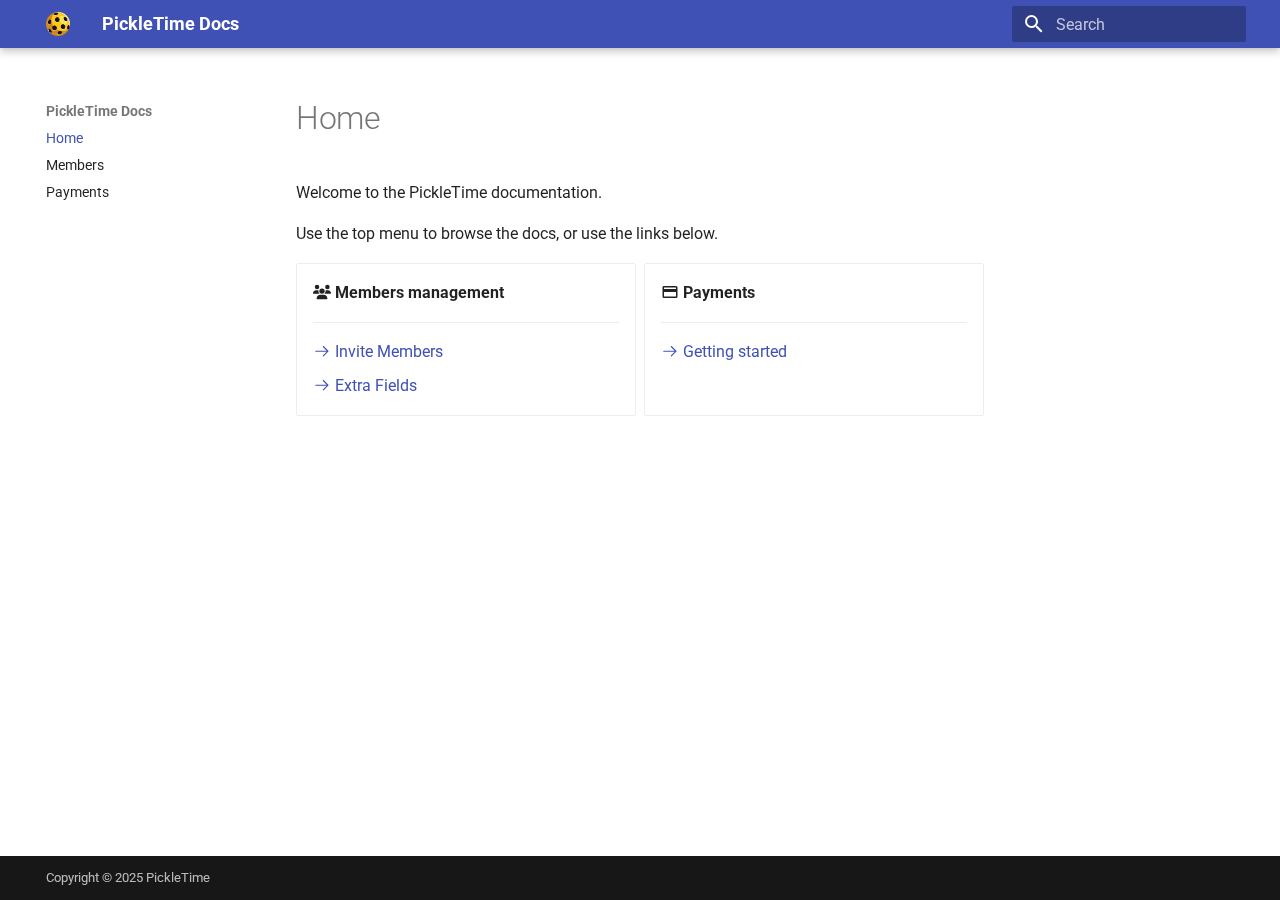
<file: index.html>
<!doctype html>
<html lang="en" class="no-js">
  <head>
    
      <meta charset="utf-8">
      <meta name="viewport" content="width=device-width,initial-scale=1">
      
      
      
      
      
        <link rel="next" href="members/">
      
      
      <link rel="icon" href="assets/images/favicon.png">
      <meta name="generator" content="mkdocs-1.6.1, mkdocs-material-9.6.11">
    
    
      
        <title>PickleTime Docs</title>
      
    
    
      <link rel="stylesheet" href="assets/stylesheets/main.4af4bdda.min.css">
      
        
        <link rel="stylesheet" href="assets/stylesheets/palette.06af60db.min.css">
      
      


    
    
      
    
    
      
        
        
        <link rel="preconnect" href="https://fonts.gstatic.com" crossorigin>
        <link rel="stylesheet" href="https://fonts.googleapis.com/css?family=Roboto:300,300i,400,400i,700,700i%7CRoboto+Mono:400,400i,700,700i&display=fallback">
        <style>:root{--md-text-font:"Roboto";--md-code-font:"Roboto Mono"}</style>
      
    
    
    <script>__md_scope=new URL(".",location),__md_hash=e=>[...e].reduce(((e,_)=>(e<<5)-e+_.charCodeAt(0)),0),__md_get=(e,_=localStorage,t=__md_scope)=>JSON.parse(_.getItem(t.pathname+"."+e)),__md_set=(e,_,t=localStorage,a=__md_scope)=>{try{t.setItem(a.pathname+"."+e,JSON.stringify(_))}catch(e){}}</script>
    
      

    
    
    
  </head>
  
  
    
    
    
    
    
    <body dir="ltr" data-md-color-scheme="default" data-md-color-primary="indigo" data-md-color-accent="indigo">
  
    
    <input class="md-toggle" data-md-toggle="drawer" type="checkbox" id="__drawer" autocomplete="off">
    <input class="md-toggle" data-md-toggle="search" type="checkbox" id="__search" autocomplete="off">
    <label class="md-overlay" for="__drawer"></label>
    <div data-md-component="skip">
      
        
        <a href="#home" class="md-skip">
          Skip to content
        </a>
      
    </div>
    <div data-md-component="announce">
      
    </div>
    
    
      

  

<header class="md-header md-header--shadow" data-md-component="header">
  <nav class="md-header__inner md-grid" aria-label="Header">
    <a href="." title="PickleTime Docs" class="md-header__button md-logo" aria-label="PickleTime Docs" data-md-component="logo">
      
  <img src="images/ball-icon.webp" alt="logo">

    </a>
    <label class="md-header__button md-icon" for="__drawer">
      
      <svg xmlns="http://www.w3.org/2000/svg" viewBox="0 0 24 24"><path d="M3 6h18v2H3zm0 5h18v2H3zm0 5h18v2H3z"/></svg>
    </label>
    <div class="md-header__title" data-md-component="header-title">
      <div class="md-header__ellipsis">
        <div class="md-header__topic">
          <span class="md-ellipsis">
            PickleTime Docs
          </span>
        </div>
        <div class="md-header__topic" data-md-component="header-topic">
          <span class="md-ellipsis">
            
              Home
            
          </span>
        </div>
      </div>
    </div>
    
      
    
    
    
    
      
      
        <label class="md-header__button md-icon" for="__search">
          
          <svg xmlns="http://www.w3.org/2000/svg" viewBox="0 0 24 24"><path d="M9.5 3A6.5 6.5 0 0 1 16 9.5c0 1.61-.59 3.09-1.56 4.23l.27.27h.79l5 5-1.5 1.5-5-5v-.79l-.27-.27A6.52 6.52 0 0 1 9.5 16 6.5 6.5 0 0 1 3 9.5 6.5 6.5 0 0 1 9.5 3m0 2C7 5 5 7 5 9.5S7 14 9.5 14 14 12 14 9.5 12 5 9.5 5"/></svg>
        </label>
        <div class="md-search" data-md-component="search" role="dialog">
  <label class="md-search__overlay" for="__search"></label>
  <div class="md-search__inner" role="search">
    <form class="md-search__form" name="search">
      <input type="text" class="md-search__input" name="query" aria-label="Search" placeholder="Search" autocapitalize="off" autocorrect="off" autocomplete="off" spellcheck="false" data-md-component="search-query" required>
      <label class="md-search__icon md-icon" for="__search">
        
        <svg xmlns="http://www.w3.org/2000/svg" viewBox="0 0 24 24"><path d="M9.5 3A6.5 6.5 0 0 1 16 9.5c0 1.61-.59 3.09-1.56 4.23l.27.27h.79l5 5-1.5 1.5-5-5v-.79l-.27-.27A6.52 6.52 0 0 1 9.5 16 6.5 6.5 0 0 1 3 9.5 6.5 6.5 0 0 1 9.5 3m0 2C7 5 5 7 5 9.5S7 14 9.5 14 14 12 14 9.5 12 5 9.5 5"/></svg>
        
        <svg xmlns="http://www.w3.org/2000/svg" viewBox="0 0 24 24"><path d="M20 11v2H8l5.5 5.5-1.42 1.42L4.16 12l7.92-7.92L13.5 5.5 8 11z"/></svg>
      </label>
      <nav class="md-search__options" aria-label="Search">
        
        <button type="reset" class="md-search__icon md-icon" title="Clear" aria-label="Clear" tabindex="-1">
          
          <svg xmlns="http://www.w3.org/2000/svg" viewBox="0 0 24 24"><path d="M19 6.41 17.59 5 12 10.59 6.41 5 5 6.41 10.59 12 5 17.59 6.41 19 12 13.41 17.59 19 19 17.59 13.41 12z"/></svg>
        </button>
      </nav>
      
    </form>
    <div class="md-search__output">
      <div class="md-search__scrollwrap" tabindex="0" data-md-scrollfix>
        <div class="md-search-result" data-md-component="search-result">
          <div class="md-search-result__meta">
            Initializing search
          </div>
          <ol class="md-search-result__list" role="presentation"></ol>
        </div>
      </div>
    </div>
  </div>
</div>
      
    
    
  </nav>
  
</header>
    
    <div class="md-container" data-md-component="container">
      
      
        
          
        
      
      <main class="md-main" data-md-component="main">
        <div class="md-main__inner md-grid">
          
            
              
              <div class="md-sidebar md-sidebar--primary" data-md-component="sidebar" data-md-type="navigation" >
                <div class="md-sidebar__scrollwrap">
                  <div class="md-sidebar__inner">
                    



<nav class="md-nav md-nav--primary" aria-label="Navigation" data-md-level="0">
  <label class="md-nav__title" for="__drawer">
    <a href="." title="PickleTime Docs" class="md-nav__button md-logo" aria-label="PickleTime Docs" data-md-component="logo">
      
  <img src="images/ball-icon.webp" alt="logo">

    </a>
    PickleTime Docs
  </label>
  
  <ul class="md-nav__list" data-md-scrollfix>
    
      
      
  
  
    
  
  
  
    <li class="md-nav__item md-nav__item--active">
      
      <input class="md-nav__toggle md-toggle" type="checkbox" id="__toc">
      
      
        
      
      
      <a href="." class="md-nav__link md-nav__link--active">
        
  
  
  <span class="md-ellipsis">
    Home
    
  </span>
  

      </a>
      
    </li>
  

    
      
      
  
  
  
  
    <li class="md-nav__item">
      <a href="members/" class="md-nav__link">
        
  
  
  <span class="md-ellipsis">
    Members
    
  </span>
  

      </a>
    </li>
  

    
      
      
  
  
  
  
    <li class="md-nav__item">
      <a href="payments/" class="md-nav__link">
        
  
  
  <span class="md-ellipsis">
    Payments
    
  </span>
  

      </a>
    </li>
  

    
  </ul>
</nav>
                  </div>
                </div>
              </div>
            
            
              
              <div class="md-sidebar md-sidebar--secondary" data-md-component="sidebar" data-md-type="toc" >
                <div class="md-sidebar__scrollwrap">
                  <div class="md-sidebar__inner">
                    

<nav class="md-nav md-nav--secondary" aria-label="Table of contents">
  
  
  
    
  
  
</nav>
                  </div>
                </div>
              </div>
            
          
          
            <div class="md-content" data-md-component="content">
              <article class="md-content__inner md-typeset">
                
                  



<h1 id="home">Home<a class="headerlink" href="#home" title="Permanent link">&para;</a></h1>
<p>Welcome to the PickleTime documentation.</p>
<p>Use the top menu to browse the docs, or use the links below.</p>
<div class="grid cards">
<ul>
<li>
<p><span class="twemoji"><svg xmlns="http://www.w3.org/2000/svg" viewBox="0 0 640 512"><!--! Font Awesome Free 6.7.2 by @fontawesome - https://fontawesome.com License - https://fontawesome.com/license/free (Icons: CC BY 4.0, Fonts: SIL OFL 1.1, Code: MIT License) Copyright 2024 Fonticons, Inc.--><path d="M144 0a80 80 0 1 1 0 160 80 80 0 1 1 0-160m368 0a80 80 0 1 1 0 160 80 80 0 1 1 0-160M0 298.7C0 239.8 47.8 192 106.7 192h42.7c15.9 0 31 3.5 44.6 9.7-1.3 7.2-1.9 14.7-1.9 22.3 0 38.2 16.8 72.5 43.3 96H21.3C9.6 320 0 310.4 0 298.7M405.3 320h-.7c26.6-23.5 43.3-57.8 43.3-96 0-7.6-.7-15-1.9-22.3 13.6-6.3 28.7-9.7 44.6-9.7h42.7c58.9 0 106.7 47.8 106.7 106.7 0 11.8-9.6 21.3-21.3 21.3H405.4zM224 224a96 96 0 1 1 192 0 96 96 0 1 1-192 0m-96 261.3c0-73.6 59.7-133.3 133.3-133.3h117.3c73.7 0 133.4 59.7 133.4 133.3 0 14.7-11.9 26.7-26.7 26.7H154.6c-14.7 0-26.7-11.9-26.7-26.7z"/></svg></span> <strong>Members management</strong></p>
<hr />
<p><a href="members/#invite-members"><span class="twemoji"><svg xmlns="http://www.w3.org/2000/svg" viewBox="0 0 24 24"><path d="M13.22 19.03a.75.75 0 0 1 0-1.06L18.19 13H3.75a.75.75 0 0 1 0-1.5h14.44l-4.97-4.97a.749.749 0 0 1 .326-1.275.75.75 0 0 1 .734.215l6.25 6.25a.75.75 0 0 1 0 1.06l-6.25 6.25a.75.75 0 0 1-1.06 0"/></svg></span> Invite Members</a></p>
<p><a href="members/#extra-fields"><span class="twemoji"><svg xmlns="http://www.w3.org/2000/svg" viewBox="0 0 24 24"><path d="M13.22 19.03a.75.75 0 0 1 0-1.06L18.19 13H3.75a.75.75 0 0 1 0-1.5h14.44l-4.97-4.97a.749.749 0 0 1 .326-1.275.75.75 0 0 1 .734.215l6.25 6.25a.75.75 0 0 1 0 1.06l-6.25 6.25a.75.75 0 0 1-1.06 0"/></svg></span> Extra Fields</a></p>
</li>
<li>
<p><span class="twemoji"><svg xmlns="http://www.w3.org/2000/svg" viewBox="0 0 24 24"><path d="M20 8H4V6h16m0 12H4v-6h16m0-8H4c-1.11 0-2 .89-2 2v12a2 2 0 0 0 2 2h16a2 2 0 0 0 2-2V6a2 2 0 0 0-2-2"/></svg></span> <strong>Payments</strong></p>
<hr />
<p><a href="payments/"><span class="twemoji"><svg xmlns="http://www.w3.org/2000/svg" viewBox="0 0 24 24"><path d="M13.22 19.03a.75.75 0 0 1 0-1.06L18.19 13H3.75a.75.75 0 0 1 0-1.5h14.44l-4.97-4.97a.749.749 0 0 1 .326-1.275.75.75 0 0 1 .734.215l6.25 6.25a.75.75 0 0 1 0 1.06l-6.25 6.25a.75.75 0 0 1-1.06 0"/></svg></span> Getting started</a></p>
</li>
</ul>
</div>












                
              </article>
            </div>
          
          
<script>var target=document.getElementById(location.hash.slice(1));target&&target.name&&(target.checked=target.name.startsWith("__tabbed_"))</script>
        </div>
        
      </main>
      
        <footer class="md-footer">
  
  <div class="md-footer-meta md-typeset">
    <div class="md-footer-meta__inner md-grid">
      <div class="md-copyright">
  
    <div class="md-copyright__highlight">
      Copyright &copy; 2025 PickleTime
    </div>
  
  
</div>
      
    </div>
  </div>
</footer>
      
    </div>
    <div class="md-dialog" data-md-component="dialog">
      <div class="md-dialog__inner md-typeset"></div>
    </div>
    
    
    
      
      <script id="__config" type="application/json">{"base": ".", "features": [], "search": "assets/javascripts/workers/search.f8cc74c7.min.js", "tags": null, "translations": {"clipboard.copied": "Copied to clipboard", "clipboard.copy": "Copy to clipboard", "search.result.more.one": "1 more on this page", "search.result.more.other": "# more on this page", "search.result.none": "No matching documents", "search.result.one": "1 matching document", "search.result.other": "# matching documents", "search.result.placeholder": "Type to start searching", "search.result.term.missing": "Missing", "select.version": "Select version"}, "version": null}</script>
    
    
      <script src="assets/javascripts/bundle.c8b220af.min.js"></script>
      
    
  </body>
</html>
</file>
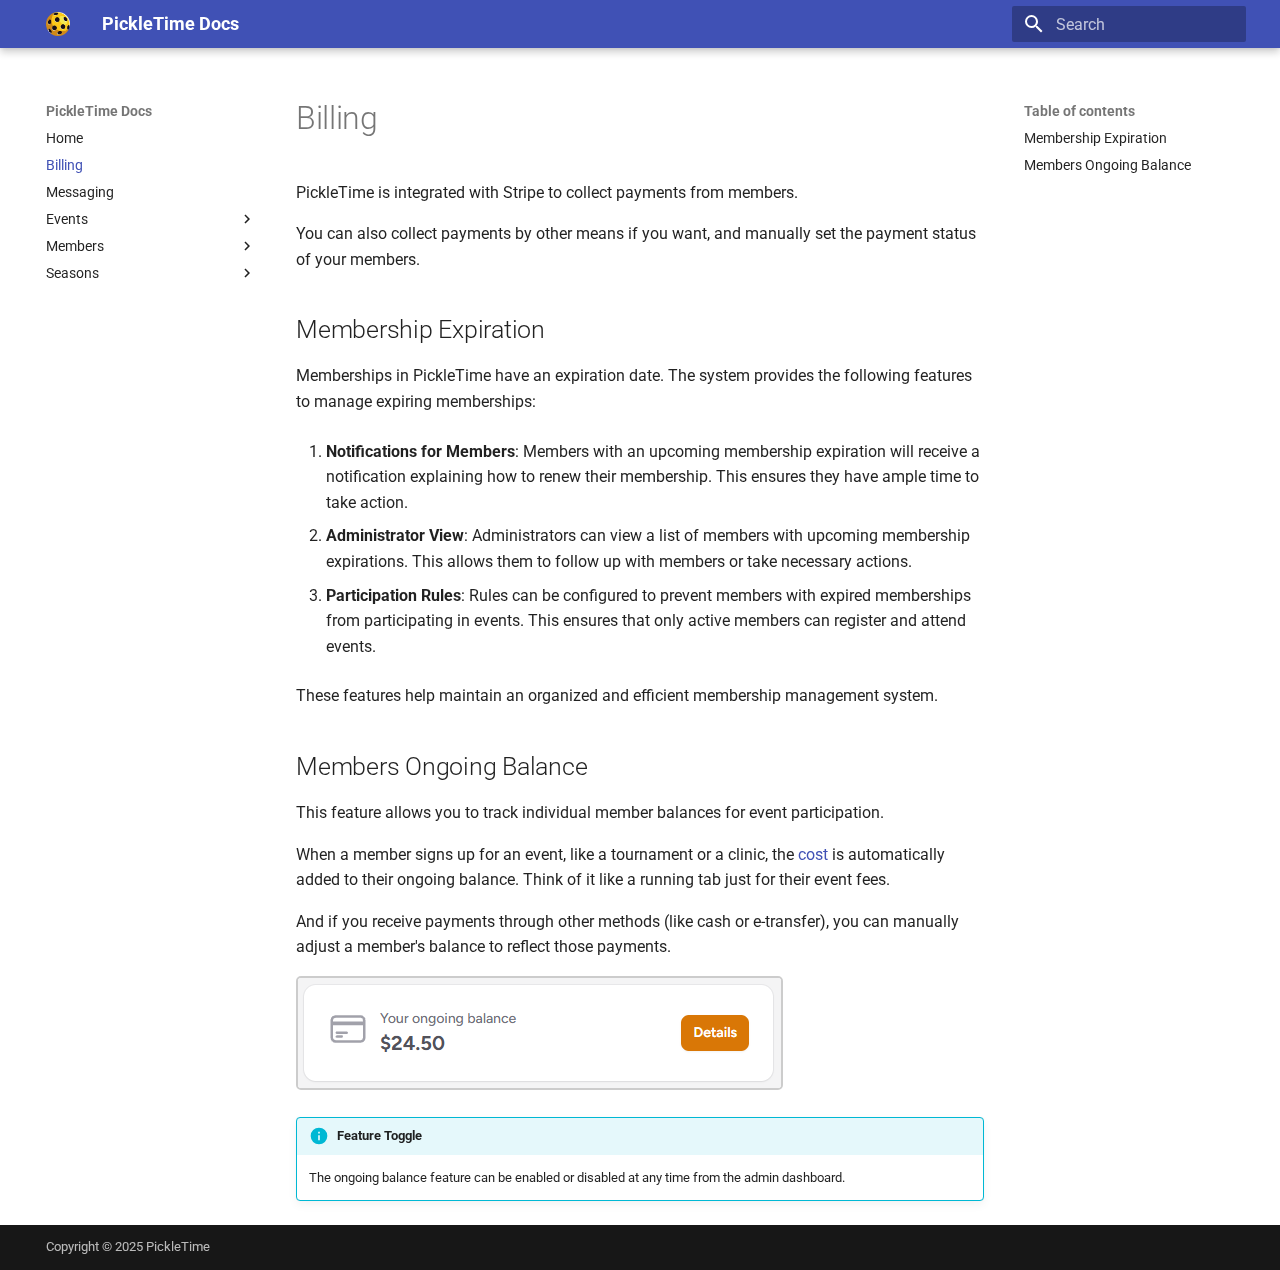
<file: billing/index.html>
<!doctype html>
<html lang="en" class="no-js">
  <head>
    
      <meta charset="utf-8">
      <meta name="viewport" content="width=device-width,initial-scale=1">
      
      
      
      
        <link rel="prev" href="..">
      
      
        <link rel="next" href="../messaging/">
      
      
      <link rel="icon" href="../assets/images/favicon.png">
      <meta name="generator" content="mkdocs-1.6.1, mkdocs-material-9.6.16">
    
    
      
        <title>Billing - PickleTime Docs</title>
      
    
    
      <link rel="stylesheet" href="../assets/stylesheets/main.7e37652d.min.css">
      
        
        <link rel="stylesheet" href="../assets/stylesheets/palette.06af60db.min.css">
      
      


    
    
      
    
    
      
        
        
        <link rel="preconnect" href="https://fonts.gstatic.com" crossorigin>
        <link rel="stylesheet" href="https://fonts.googleapis.com/css?family=Roboto:300,300i,400,400i,700,700i%7CRoboto+Mono:400,400i,700,700i&display=fallback">
        <style>:root{--md-text-font:"Roboto";--md-code-font:"Roboto Mono"}</style>
      
    
    
      <link rel="stylesheet" href="../stylesheets/extra.css">
    
    <script>__md_scope=new URL("..",location),__md_hash=e=>[...e].reduce(((e,_)=>(e<<5)-e+_.charCodeAt(0)),0),__md_get=(e,_=localStorage,t=__md_scope)=>JSON.parse(_.getItem(t.pathname+"."+e)),__md_set=(e,_,t=localStorage,a=__md_scope)=>{try{t.setItem(a.pathname+"."+e,JSON.stringify(_))}catch(e){}}</script>
    
      

    
    
    
  </head>
  
  
    
    
    
    
    
    <body dir="ltr" data-md-color-scheme="default" data-md-color-primary="indigo" data-md-color-accent="indigo">
  
    
    <input class="md-toggle" data-md-toggle="drawer" type="checkbox" id="__drawer" autocomplete="off">
    <input class="md-toggle" data-md-toggle="search" type="checkbox" id="__search" autocomplete="off">
    <label class="md-overlay" for="__drawer"></label>
    <div data-md-component="skip">
      
        
        <a href="#billing" class="md-skip">
          Skip to content
        </a>
      
    </div>
    <div data-md-component="announce">
      
    </div>
    
    
      

  

<header class="md-header md-header--shadow" data-md-component="header">
  <nav class="md-header__inner md-grid" aria-label="Header">
    <a href=".." title="PickleTime Docs" class="md-header__button md-logo" aria-label="PickleTime Docs" data-md-component="logo">
      
  <img src="../images/ball-icon.webp" alt="logo">

    </a>
    <label class="md-header__button md-icon" for="__drawer">
      
      <svg xmlns="http://www.w3.org/2000/svg" viewBox="0 0 24 24"><path d="M3 6h18v2H3zm0 5h18v2H3zm0 5h18v2H3z"/></svg>
    </label>
    <div class="md-header__title" data-md-component="header-title">
      <div class="md-header__ellipsis">
        <div class="md-header__topic">
          <span class="md-ellipsis">
            PickleTime Docs
          </span>
        </div>
        <div class="md-header__topic" data-md-component="header-topic">
          <span class="md-ellipsis">
            
              Billing
            
          </span>
        </div>
      </div>
    </div>
    
      
    
    
    
    
      
      
        <label class="md-header__button md-icon" for="__search">
          
          <svg xmlns="http://www.w3.org/2000/svg" viewBox="0 0 24 24"><path d="M9.5 3A6.5 6.5 0 0 1 16 9.5c0 1.61-.59 3.09-1.56 4.23l.27.27h.79l5 5-1.5 1.5-5-5v-.79l-.27-.27A6.52 6.52 0 0 1 9.5 16 6.5 6.5 0 0 1 3 9.5 6.5 6.5 0 0 1 9.5 3m0 2C7 5 5 7 5 9.5S7 14 9.5 14 14 12 14 9.5 12 5 9.5 5"/></svg>
        </label>
        <div class="md-search" data-md-component="search" role="dialog">
  <label class="md-search__overlay" for="__search"></label>
  <div class="md-search__inner" role="search">
    <form class="md-search__form" name="search">
      <input type="text" class="md-search__input" name="query" aria-label="Search" placeholder="Search" autocapitalize="off" autocorrect="off" autocomplete="off" spellcheck="false" data-md-component="search-query" required>
      <label class="md-search__icon md-icon" for="__search">
        
        <svg xmlns="http://www.w3.org/2000/svg" viewBox="0 0 24 24"><path d="M9.5 3A6.5 6.5 0 0 1 16 9.5c0 1.61-.59 3.09-1.56 4.23l.27.27h.79l5 5-1.5 1.5-5-5v-.79l-.27-.27A6.52 6.52 0 0 1 9.5 16 6.5 6.5 0 0 1 3 9.5 6.5 6.5 0 0 1 9.5 3m0 2C7 5 5 7 5 9.5S7 14 9.5 14 14 12 14 9.5 12 5 9.5 5"/></svg>
        
        <svg xmlns="http://www.w3.org/2000/svg" viewBox="0 0 24 24"><path d="M20 11v2H8l5.5 5.5-1.42 1.42L4.16 12l7.92-7.92L13.5 5.5 8 11z"/></svg>
      </label>
      <nav class="md-search__options" aria-label="Search">
        
        <button type="reset" class="md-search__icon md-icon" title="Clear" aria-label="Clear" tabindex="-1">
          
          <svg xmlns="http://www.w3.org/2000/svg" viewBox="0 0 24 24"><path d="M19 6.41 17.59 5 12 10.59 6.41 5 5 6.41 10.59 12 5 17.59 6.41 19 12 13.41 17.59 19 19 17.59 13.41 12z"/></svg>
        </button>
      </nav>
      
    </form>
    <div class="md-search__output">
      <div class="md-search__scrollwrap" tabindex="0" data-md-scrollfix>
        <div class="md-search-result" data-md-component="search-result">
          <div class="md-search-result__meta">
            Initializing search
          </div>
          <ol class="md-search-result__list" role="presentation"></ol>
        </div>
      </div>
    </div>
  </div>
</div>
      
    
    
  </nav>
  
</header>
    
    <div class="md-container" data-md-component="container">
      
      
        
          
        
      
      <main class="md-main" data-md-component="main">
        <div class="md-main__inner md-grid">
          
            
              
              <div class="md-sidebar md-sidebar--primary" data-md-component="sidebar" data-md-type="navigation" >
                <div class="md-sidebar__scrollwrap">
                  <div class="md-sidebar__inner">
                    



<nav class="md-nav md-nav--primary" aria-label="Navigation" data-md-level="0">
  <label class="md-nav__title" for="__drawer">
    <a href=".." title="PickleTime Docs" class="md-nav__button md-logo" aria-label="PickleTime Docs" data-md-component="logo">
      
  <img src="../images/ball-icon.webp" alt="logo">

    </a>
    PickleTime Docs
  </label>
  
  <ul class="md-nav__list" data-md-scrollfix>
    
      
      
  
  
  
  
    <li class="md-nav__item">
      <a href=".." class="md-nav__link">
        
  
  
  <span class="md-ellipsis">
    Home
    
  </span>
  

      </a>
    </li>
  

    
      
      
  
  
    
  
  
  
    <li class="md-nav__item md-nav__item--active">
      
      <input class="md-nav__toggle md-toggle" type="checkbox" id="__toc">
      
      
        
      
      
        <label class="md-nav__link md-nav__link--active" for="__toc">
          
  
  
  <span class="md-ellipsis">
    Billing
    
  </span>
  

          <span class="md-nav__icon md-icon"></span>
        </label>
      
      <a href="./" class="md-nav__link md-nav__link--active">
        
  
  
  <span class="md-ellipsis">
    Billing
    
  </span>
  

      </a>
      
        

<nav class="md-nav md-nav--secondary" aria-label="Table of contents">
  
  
  
    
  
  
    <label class="md-nav__title" for="__toc">
      <span class="md-nav__icon md-icon"></span>
      Table of contents
    </label>
    <ul class="md-nav__list" data-md-component="toc" data-md-scrollfix>
      
        <li class="md-nav__item">
  <a href="#membership-expiration" class="md-nav__link">
    <span class="md-ellipsis">
      Membership Expiration
    </span>
  </a>
  
</li>
      
        <li class="md-nav__item">
  <a href="#members-ongoing-balance" class="md-nav__link">
    <span class="md-ellipsis">
      Members Ongoing Balance
    </span>
  </a>
  
</li>
      
    </ul>
  
</nav>
      
    </li>
  

    
      
      
  
  
  
  
    <li class="md-nav__item">
      <a href="../messaging/" class="md-nav__link">
        
  
  
  <span class="md-ellipsis">
    Messaging
    
  </span>
  

      </a>
    </li>
  

    
      
      
  
  
  
  
    
    
    
    
    
    <li class="md-nav__item md-nav__item--nested">
      
        
        
        <input class="md-nav__toggle md-toggle " type="checkbox" id="__nav_4" >
        
          
          <label class="md-nav__link" for="__nav_4" id="__nav_4_label" tabindex="0">
            
  
  
  <span class="md-ellipsis">
    Events
    
  </span>
  

            <span class="md-nav__icon md-icon"></span>
          </label>
        
        <nav class="md-nav" data-md-level="1" aria-labelledby="__nav_4_label" aria-expanded="false">
          <label class="md-nav__title" for="__nav_4">
            <span class="md-nav__icon md-icon"></span>
            Events
          </label>
          <ul class="md-nav__list" data-md-scrollfix>
            
              
                
  
  
  
  
    <li class="md-nav__item">
      <a href="../events/" class="md-nav__link">
        
  
  
  <span class="md-ellipsis">
    Events
    
  </span>
  

      </a>
    </li>
  

              
            
              
                
  
  
  
  
    <li class="md-nav__item">
      <a href="../events/events-management/" class="md-nav__link">
        
  
  
  <span class="md-ellipsis">
    Events Management
    
  </span>
  

      </a>
    </li>
  

              
            
              
                
  
  
  
  
    <li class="md-nav__item">
      <a href="../events/events-settings/" class="md-nav__link">
        
  
  
  <span class="md-ellipsis">
    Events Settings
    
  </span>
  

      </a>
    </li>
  

              
            
              
                
  
  
  
  
    <li class="md-nav__item">
      <a href="../events/recurring-events/" class="md-nav__link">
        
  
  
  <span class="md-ellipsis">
    Recurring Events
    
  </span>
  

      </a>
    </li>
  

              
            
          </ul>
        </nav>
      
    </li>
  

    
      
      
  
  
  
  
    
    
    
    
    
    <li class="md-nav__item md-nav__item--nested">
      
        
        
        <input class="md-nav__toggle md-toggle " type="checkbox" id="__nav_5" >
        
          
          <label class="md-nav__link" for="__nav_5" id="__nav_5_label" tabindex="0">
            
  
  
  <span class="md-ellipsis">
    Members
    
  </span>
  

            <span class="md-nav__icon md-icon"></span>
          </label>
        
        <nav class="md-nav" data-md-level="1" aria-labelledby="__nav_5_label" aria-expanded="false">
          <label class="md-nav__title" for="__nav_5">
            <span class="md-nav__icon md-icon"></span>
            Members
          </label>
          <ul class="md-nav__list" data-md-scrollfix>
            
              
                
  
  
  
  
    <li class="md-nav__item">
      <a href="../members/" class="md-nav__link">
        
  
  
  <span class="md-ellipsis">
    Members management
    
  </span>
  

      </a>
    </li>
  

              
            
              
                
  
  
  
  
    <li class="md-nav__item">
      <a href="../members/groups/" class="md-nav__link">
        
  
  
  <span class="md-ellipsis">
    Groups
    
  </span>
  

      </a>
    </li>
  

              
            
              
                
  
  
  
  
    <li class="md-nav__item">
      <a href="../members/player-levels/" class="md-nav__link">
        
  
  
  <span class="md-ellipsis">
    Player Levels
    
  </span>
  

      </a>
    </li>
  

              
            
          </ul>
        </nav>
      
    </li>
  

    
      
      
  
  
  
  
    
    
    
    
    
    <li class="md-nav__item md-nav__item--nested">
      
        
        
        <input class="md-nav__toggle md-toggle " type="checkbox" id="__nav_6" >
        
          
          <label class="md-nav__link" for="__nav_6" id="__nav_6_label" tabindex="0">
            
  
  
  <span class="md-ellipsis">
    Seasons
    
  </span>
  

            <span class="md-nav__icon md-icon"></span>
          </label>
        
        <nav class="md-nav" data-md-level="1" aria-labelledby="__nav_6_label" aria-expanded="false">
          <label class="md-nav__title" for="__nav_6">
            <span class="md-nav__icon md-icon"></span>
            Seasons
          </label>
          <ul class="md-nav__list" data-md-scrollfix>
            
              
                
  
  
  
  
    <li class="md-nav__item">
      <a href="../seasons/" class="md-nav__link">
        
  
  
  <span class="md-ellipsis">
    Seasons
    
  </span>
  

      </a>
    </li>
  

              
            
          </ul>
        </nav>
      
    </li>
  

    
  </ul>
</nav>
                  </div>
                </div>
              </div>
            
            
              
              <div class="md-sidebar md-sidebar--secondary" data-md-component="sidebar" data-md-type="toc" >
                <div class="md-sidebar__scrollwrap">
                  <div class="md-sidebar__inner">
                    

<nav class="md-nav md-nav--secondary" aria-label="Table of contents">
  
  
  
    
  
  
    <label class="md-nav__title" for="__toc">
      <span class="md-nav__icon md-icon"></span>
      Table of contents
    </label>
    <ul class="md-nav__list" data-md-component="toc" data-md-scrollfix>
      
        <li class="md-nav__item">
  <a href="#membership-expiration" class="md-nav__link">
    <span class="md-ellipsis">
      Membership Expiration
    </span>
  </a>
  
</li>
      
        <li class="md-nav__item">
  <a href="#members-ongoing-balance" class="md-nav__link">
    <span class="md-ellipsis">
      Members Ongoing Balance
    </span>
  </a>
  
</li>
      
    </ul>
  
</nav>
                  </div>
                </div>
              </div>
            
          
          
            <div class="md-content" data-md-component="content">
              <article class="md-content__inner md-typeset">
                
                  



<h1 id="billing">Billing<a class="headerlink" href="#billing" title="Permanent link">&para;</a></h1>
<p>PickleTime is integrated with Stripe to collect payments from members.</p>
<p>You can also collect payments by other means if you want, and manually set the payment status of your members.</p>
<h2 id="membership-expiration">Membership Expiration<a class="headerlink" href="#membership-expiration" title="Permanent link">&para;</a></h2>
<p>Memberships in PickleTime have an expiration date. The system provides the following features to manage expiring memberships:</p>
<ol>
<li>
<p><strong>Notifications for Members</strong>: Members with an upcoming membership expiration will receive a notification explaining how to renew their membership. This ensures they have ample time to take action.</p>
</li>
<li>
<p><strong>Administrator View</strong>: Administrators can view a list of members with upcoming membership expirations. This allows them to follow up with members or take necessary actions.</p>
</li>
<li>
<p><strong>Participation Rules</strong>: Rules can be configured to prevent members with expired memberships from participating in events. This ensures that only active members can register and attend events.</p>
</li>
</ol>
<p>These features help maintain an organized and efficient membership management system.</p>
<h2 id="members-ongoing-balance">Members Ongoing Balance<a class="headerlink" href="#members-ongoing-balance" title="Permanent link">&para;</a></h2>
<p>This feature allows you to track individual member balances for event participation.</p>
<p>When a member signs up for an event, like a tournament or a clinic, the <a href="../events/events-settings/#event-cost">cost</a> is automatically added to their ongoing balance. Think of it like a running tab just for their event fees.</p>
<p>And if you receive payments through other methods (like cash or e-transfer), you can manually adjust a member's balance to reflect those payments.</p>
<p><img alt="Ongoing Balance" src="../images/ongoing-balance.png" /></p>
<div class="admonition info">
<p class="admonition-title">Feature Toggle</p>
<p>The ongoing balance feature can be enabled or disabled at any time from the admin dashboard.</p>
</div>












                
              </article>
            </div>
          
          
<script>var target=document.getElementById(location.hash.slice(1));target&&target.name&&(target.checked=target.name.startsWith("__tabbed_"))</script>
        </div>
        
      </main>
      
        <footer class="md-footer">
  
  <div class="md-footer-meta md-typeset">
    <div class="md-footer-meta__inner md-grid">
      <div class="md-copyright">
  
    <div class="md-copyright__highlight">
      Copyright &copy; 2025 PickleTime
    </div>
  
  
</div>
      
    </div>
  </div>
</footer>
      
    </div>
    <div class="md-dialog" data-md-component="dialog">
      <div class="md-dialog__inner md-typeset"></div>
    </div>
    
    
    
      
      <script id="__config" type="application/json">{"base": "..", "features": [], "search": "../assets/javascripts/workers/search.d50fe291.min.js", "tags": null, "translations": {"clipboard.copied": "Copied to clipboard", "clipboard.copy": "Copy to clipboard", "search.result.more.one": "1 more on this page", "search.result.more.other": "# more on this page", "search.result.none": "No matching documents", "search.result.one": "1 matching document", "search.result.other": "# matching documents", "search.result.placeholder": "Type to start searching", "search.result.term.missing": "Missing", "select.version": "Select version"}, "version": null}</script>
    
    
      <script src="../assets/javascripts/bundle.50899def.min.js"></script>
      
    
  </body>
</html>
</file>
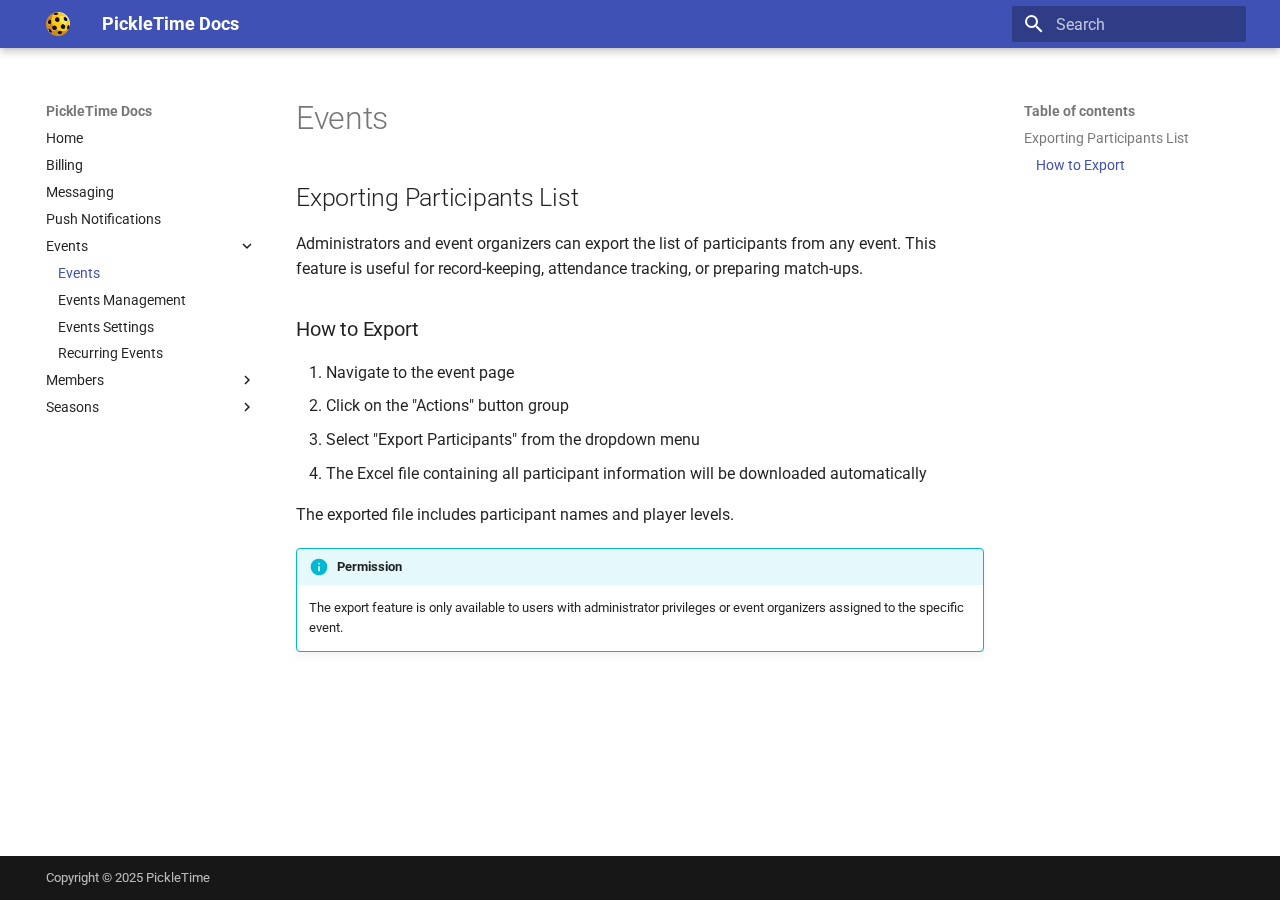
<file: events/index.html>
<!doctype html>
<html lang="en" class="no-js">
  <head>
    
      <meta charset="utf-8">
      <meta name="viewport" content="width=device-width,initial-scale=1">
      
      
      
      
        <link rel="prev" href="../push-notifications/">
      
      
        <link rel="next" href="events-management/">
      
      
      <link rel="icon" href="../assets/images/favicon.png">
      <meta name="generator" content="mkdocs-1.6.1, mkdocs-material-9.6.17">
    
    
      
        <title>Events - PickleTime Docs</title>
      
    
    
      <link rel="stylesheet" href="../assets/stylesheets/main.7e37652d.min.css">
      
        
        <link rel="stylesheet" href="../assets/stylesheets/palette.06af60db.min.css">
      
      


    
    
      
    
    
      
        
        
        <link rel="preconnect" href="https://fonts.gstatic.com" crossorigin>
        <link rel="stylesheet" href="https://fonts.googleapis.com/css?family=Roboto:300,300i,400,400i,700,700i%7CRoboto+Mono:400,400i,700,700i&display=fallback">
        <style>:root{--md-text-font:"Roboto";--md-code-font:"Roboto Mono"}</style>
      
    
    
      <link rel="stylesheet" href="../stylesheets/extra.css">
    
    <script>__md_scope=new URL("..",location),__md_hash=e=>[...e].reduce(((e,_)=>(e<<5)-e+_.charCodeAt(0)),0),__md_get=(e,_=localStorage,t=__md_scope)=>JSON.parse(_.getItem(t.pathname+"."+e)),__md_set=(e,_,t=localStorage,a=__md_scope)=>{try{t.setItem(a.pathname+"."+e,JSON.stringify(_))}catch(e){}}</script>
    
      

    
    
    
  </head>
  
  
    
    
    
    
    
    <body dir="ltr" data-md-color-scheme="default" data-md-color-primary="indigo" data-md-color-accent="indigo">
  
    
    <input class="md-toggle" data-md-toggle="drawer" type="checkbox" id="__drawer" autocomplete="off">
    <input class="md-toggle" data-md-toggle="search" type="checkbox" id="__search" autocomplete="off">
    <label class="md-overlay" for="__drawer"></label>
    <div data-md-component="skip">
      
        
        <a href="#events" class="md-skip">
          Skip to content
        </a>
      
    </div>
    <div data-md-component="announce">
      
    </div>
    
    
      

  

<header class="md-header md-header--shadow" data-md-component="header">
  <nav class="md-header__inner md-grid" aria-label="Header">
    <a href=".." title="PickleTime Docs" class="md-header__button md-logo" aria-label="PickleTime Docs" data-md-component="logo">
      
  <img src="../images/ball-icon.webp" alt="logo">

    </a>
    <label class="md-header__button md-icon" for="__drawer">
      
      <svg xmlns="http://www.w3.org/2000/svg" viewBox="0 0 24 24"><path d="M3 6h18v2H3zm0 5h18v2H3zm0 5h18v2H3z"/></svg>
    </label>
    <div class="md-header__title" data-md-component="header-title">
      <div class="md-header__ellipsis">
        <div class="md-header__topic">
          <span class="md-ellipsis">
            PickleTime Docs
          </span>
        </div>
        <div class="md-header__topic" data-md-component="header-topic">
          <span class="md-ellipsis">
            
              Events
            
          </span>
        </div>
      </div>
    </div>
    
      
    
    
    
    
      
      
        <label class="md-header__button md-icon" for="__search">
          
          <svg xmlns="http://www.w3.org/2000/svg" viewBox="0 0 24 24"><path d="M9.5 3A6.5 6.5 0 0 1 16 9.5c0 1.61-.59 3.09-1.56 4.23l.27.27h.79l5 5-1.5 1.5-5-5v-.79l-.27-.27A6.52 6.52 0 0 1 9.5 16 6.5 6.5 0 0 1 3 9.5 6.5 6.5 0 0 1 9.5 3m0 2C7 5 5 7 5 9.5S7 14 9.5 14 14 12 14 9.5 12 5 9.5 5"/></svg>
        </label>
        <div class="md-search" data-md-component="search" role="dialog">
  <label class="md-search__overlay" for="__search"></label>
  <div class="md-search__inner" role="search">
    <form class="md-search__form" name="search">
      <input type="text" class="md-search__input" name="query" aria-label="Search" placeholder="Search" autocapitalize="off" autocorrect="off" autocomplete="off" spellcheck="false" data-md-component="search-query" required>
      <label class="md-search__icon md-icon" for="__search">
        
        <svg xmlns="http://www.w3.org/2000/svg" viewBox="0 0 24 24"><path d="M9.5 3A6.5 6.5 0 0 1 16 9.5c0 1.61-.59 3.09-1.56 4.23l.27.27h.79l5 5-1.5 1.5-5-5v-.79l-.27-.27A6.52 6.52 0 0 1 9.5 16 6.5 6.5 0 0 1 3 9.5 6.5 6.5 0 0 1 9.5 3m0 2C7 5 5 7 5 9.5S7 14 9.5 14 14 12 14 9.5 12 5 9.5 5"/></svg>
        
        <svg xmlns="http://www.w3.org/2000/svg" viewBox="0 0 24 24"><path d="M20 11v2H8l5.5 5.5-1.42 1.42L4.16 12l7.92-7.92L13.5 5.5 8 11z"/></svg>
      </label>
      <nav class="md-search__options" aria-label="Search">
        
        <button type="reset" class="md-search__icon md-icon" title="Clear" aria-label="Clear" tabindex="-1">
          
          <svg xmlns="http://www.w3.org/2000/svg" viewBox="0 0 24 24"><path d="M19 6.41 17.59 5 12 10.59 6.41 5 5 6.41 10.59 12 5 17.59 6.41 19 12 13.41 17.59 19 19 17.59 13.41 12z"/></svg>
        </button>
      </nav>
      
    </form>
    <div class="md-search__output">
      <div class="md-search__scrollwrap" tabindex="0" data-md-scrollfix>
        <div class="md-search-result" data-md-component="search-result">
          <div class="md-search-result__meta">
            Initializing search
          </div>
          <ol class="md-search-result__list" role="presentation"></ol>
        </div>
      </div>
    </div>
  </div>
</div>
      
    
    
  </nav>
  
</header>
    
    <div class="md-container" data-md-component="container">
      
      
        
          
        
      
      <main class="md-main" data-md-component="main">
        <div class="md-main__inner md-grid">
          
            
              
              <div class="md-sidebar md-sidebar--primary" data-md-component="sidebar" data-md-type="navigation" >
                <div class="md-sidebar__scrollwrap">
                  <div class="md-sidebar__inner">
                    



<nav class="md-nav md-nav--primary" aria-label="Navigation" data-md-level="0">
  <label class="md-nav__title" for="__drawer">
    <a href=".." title="PickleTime Docs" class="md-nav__button md-logo" aria-label="PickleTime Docs" data-md-component="logo">
      
  <img src="../images/ball-icon.webp" alt="logo">

    </a>
    PickleTime Docs
  </label>
  
  <ul class="md-nav__list" data-md-scrollfix>
    
      
      
  
  
  
  
    <li class="md-nav__item">
      <a href=".." class="md-nav__link">
        
  
  
  <span class="md-ellipsis">
    Home
    
  </span>
  

      </a>
    </li>
  

    
      
      
  
  
  
  
    <li class="md-nav__item">
      <a href="../billing/" class="md-nav__link">
        
  
  
  <span class="md-ellipsis">
    Billing
    
  </span>
  

      </a>
    </li>
  

    
      
      
  
  
  
  
    <li class="md-nav__item">
      <a href="../messaging/" class="md-nav__link">
        
  
  
  <span class="md-ellipsis">
    Messaging
    
  </span>
  

      </a>
    </li>
  

    
      
      
  
  
  
  
    <li class="md-nav__item">
      <a href="../push-notifications/" class="md-nav__link">
        
  
  
  <span class="md-ellipsis">
    Push Notifications
    
  </span>
  

      </a>
    </li>
  

    
      
      
  
  
    
  
  
  
    
    
    
    
    
    <li class="md-nav__item md-nav__item--active md-nav__item--nested">
      
        
        
        <input class="md-nav__toggle md-toggle " type="checkbox" id="__nav_5" checked>
        
          
          <label class="md-nav__link" for="__nav_5" id="__nav_5_label" tabindex="0">
            
  
  
  <span class="md-ellipsis">
    Events
    
  </span>
  

            <span class="md-nav__icon md-icon"></span>
          </label>
        
        <nav class="md-nav" data-md-level="1" aria-labelledby="__nav_5_label" aria-expanded="true">
          <label class="md-nav__title" for="__nav_5">
            <span class="md-nav__icon md-icon"></span>
            Events
          </label>
          <ul class="md-nav__list" data-md-scrollfix>
            
              
                
  
  
    
  
  
  
    <li class="md-nav__item md-nav__item--active">
      
      <input class="md-nav__toggle md-toggle" type="checkbox" id="__toc">
      
      
        
      
      
        <label class="md-nav__link md-nav__link--active" for="__toc">
          
  
  
  <span class="md-ellipsis">
    Events
    
  </span>
  

          <span class="md-nav__icon md-icon"></span>
        </label>
      
      <a href="./" class="md-nav__link md-nav__link--active">
        
  
  
  <span class="md-ellipsis">
    Events
    
  </span>
  

      </a>
      
        

<nav class="md-nav md-nav--secondary" aria-label="Table of contents">
  
  
  
    
  
  
    <label class="md-nav__title" for="__toc">
      <span class="md-nav__icon md-icon"></span>
      Table of contents
    </label>
    <ul class="md-nav__list" data-md-component="toc" data-md-scrollfix>
      
        <li class="md-nav__item">
  <a href="#exporting-participants-list" class="md-nav__link">
    <span class="md-ellipsis">
      Exporting Participants List
    </span>
  </a>
  
    <nav class="md-nav" aria-label="Exporting Participants List">
      <ul class="md-nav__list">
        
          <li class="md-nav__item">
  <a href="#how-to-export" class="md-nav__link">
    <span class="md-ellipsis">
      How to Export
    </span>
  </a>
  
</li>
        
      </ul>
    </nav>
  
</li>
      
    </ul>
  
</nav>
      
    </li>
  

              
            
              
                
  
  
  
  
    <li class="md-nav__item">
      <a href="events-management/" class="md-nav__link">
        
  
  
  <span class="md-ellipsis">
    Events Management
    
  </span>
  

      </a>
    </li>
  

              
            
              
                
  
  
  
  
    <li class="md-nav__item">
      <a href="events-settings/" class="md-nav__link">
        
  
  
  <span class="md-ellipsis">
    Events Settings
    
  </span>
  

      </a>
    </li>
  

              
            
              
                
  
  
  
  
    <li class="md-nav__item">
      <a href="recurring-events/" class="md-nav__link">
        
  
  
  <span class="md-ellipsis">
    Recurring Events
    
  </span>
  

      </a>
    </li>
  

              
            
          </ul>
        </nav>
      
    </li>
  

    
      
      
  
  
  
  
    
    
    
    
    
    <li class="md-nav__item md-nav__item--nested">
      
        
        
        <input class="md-nav__toggle md-toggle " type="checkbox" id="__nav_6" >
        
          
          <label class="md-nav__link" for="__nav_6" id="__nav_6_label" tabindex="0">
            
  
  
  <span class="md-ellipsis">
    Members
    
  </span>
  

            <span class="md-nav__icon md-icon"></span>
          </label>
        
        <nav class="md-nav" data-md-level="1" aria-labelledby="__nav_6_label" aria-expanded="false">
          <label class="md-nav__title" for="__nav_6">
            <span class="md-nav__icon md-icon"></span>
            Members
          </label>
          <ul class="md-nav__list" data-md-scrollfix>
            
              
                
  
  
  
  
    <li class="md-nav__item">
      <a href="../members/" class="md-nav__link">
        
  
  
  <span class="md-ellipsis">
    Members management
    
  </span>
  

      </a>
    </li>
  

              
            
              
                
  
  
  
  
    <li class="md-nav__item">
      <a href="../members/groups/" class="md-nav__link">
        
  
  
  <span class="md-ellipsis">
    Groups
    
  </span>
  

      </a>
    </li>
  

              
            
              
                
  
  
  
  
    <li class="md-nav__item">
      <a href="../members/player-levels/" class="md-nav__link">
        
  
  
  <span class="md-ellipsis">
    Player Levels
    
  </span>
  

      </a>
    </li>
  

              
            
          </ul>
        </nav>
      
    </li>
  

    
      
      
  
  
  
  
    
    
    
    
    
    <li class="md-nav__item md-nav__item--nested">
      
        
        
        <input class="md-nav__toggle md-toggle " type="checkbox" id="__nav_7" >
        
          
          <label class="md-nav__link" for="__nav_7" id="__nav_7_label" tabindex="0">
            
  
  
  <span class="md-ellipsis">
    Seasons
    
  </span>
  

            <span class="md-nav__icon md-icon"></span>
          </label>
        
        <nav class="md-nav" data-md-level="1" aria-labelledby="__nav_7_label" aria-expanded="false">
          <label class="md-nav__title" for="__nav_7">
            <span class="md-nav__icon md-icon"></span>
            Seasons
          </label>
          <ul class="md-nav__list" data-md-scrollfix>
            
              
                
  
  
  
  
    <li class="md-nav__item">
      <a href="../seasons/" class="md-nav__link">
        
  
  
  <span class="md-ellipsis">
    Seasons
    
  </span>
  

      </a>
    </li>
  

              
            
          </ul>
        </nav>
      
    </li>
  

    
  </ul>
</nav>
                  </div>
                </div>
              </div>
            
            
              
              <div class="md-sidebar md-sidebar--secondary" data-md-component="sidebar" data-md-type="toc" >
                <div class="md-sidebar__scrollwrap">
                  <div class="md-sidebar__inner">
                    

<nav class="md-nav md-nav--secondary" aria-label="Table of contents">
  
  
  
    
  
  
    <label class="md-nav__title" for="__toc">
      <span class="md-nav__icon md-icon"></span>
      Table of contents
    </label>
    <ul class="md-nav__list" data-md-component="toc" data-md-scrollfix>
      
        <li class="md-nav__item">
  <a href="#exporting-participants-list" class="md-nav__link">
    <span class="md-ellipsis">
      Exporting Participants List
    </span>
  </a>
  
    <nav class="md-nav" aria-label="Exporting Participants List">
      <ul class="md-nav__list">
        
          <li class="md-nav__item">
  <a href="#how-to-export" class="md-nav__link">
    <span class="md-ellipsis">
      How to Export
    </span>
  </a>
  
</li>
        
      </ul>
    </nav>
  
</li>
      
    </ul>
  
</nav>
                  </div>
                </div>
              </div>
            
          
          
            <div class="md-content" data-md-component="content">
              <article class="md-content__inner md-typeset">
                
                  



<h1 id="events">Events<a class="headerlink" href="#events" title="Permanent link">&para;</a></h1>
<h2 id="exporting-participants-list">Exporting Participants List<a class="headerlink" href="#exporting-participants-list" title="Permanent link">&para;</a></h2>
<p>Administrators and event organizers can export the list of participants from any event. This feature is useful for record-keeping, attendance tracking, or preparing match-ups.</p>
<h3 id="how-to-export">How to Export<a class="headerlink" href="#how-to-export" title="Permanent link">&para;</a></h3>
<ol>
<li>Navigate to the event page</li>
<li>Click on the "Actions" button group</li>
<li>Select "Export Participants" from the dropdown menu</li>
<li>The Excel file containing all participant information will be downloaded automatically</li>
</ol>
<p>The exported file includes participant names and player levels.</p>
<div class="admonition info">
<p class="admonition-title">Permission</p>
<p>The export feature is only available to users with administrator privileges or event organizers assigned to the specific event.</p>
</div>












                
              </article>
            </div>
          
          
<script>var target=document.getElementById(location.hash.slice(1));target&&target.name&&(target.checked=target.name.startsWith("__tabbed_"))</script>
        </div>
        
      </main>
      
        <footer class="md-footer">
  
  <div class="md-footer-meta md-typeset">
    <div class="md-footer-meta__inner md-grid">
      <div class="md-copyright">
  
    <div class="md-copyright__highlight">
      Copyright &copy; 2025 PickleTime
    </div>
  
  
</div>
      
    </div>
  </div>
</footer>
      
    </div>
    <div class="md-dialog" data-md-component="dialog">
      <div class="md-dialog__inner md-typeset"></div>
    </div>
    
    
    
      
      <script id="__config" type="application/json">{"base": "..", "features": [], "search": "../assets/javascripts/workers/search.973d3a69.min.js", "tags": null, "translations": {"clipboard.copied": "Copied to clipboard", "clipboard.copy": "Copy to clipboard", "search.result.more.one": "1 more on this page", "search.result.more.other": "# more on this page", "search.result.none": "No matching documents", "search.result.one": "1 matching document", "search.result.other": "# matching documents", "search.result.placeholder": "Type to start searching", "search.result.term.missing": "Missing", "select.version": "Select version"}, "version": null}</script>
    
    
      <script src="../assets/javascripts/bundle.92b07e13.min.js"></script>
      
    
  </body>
</html>
</file>
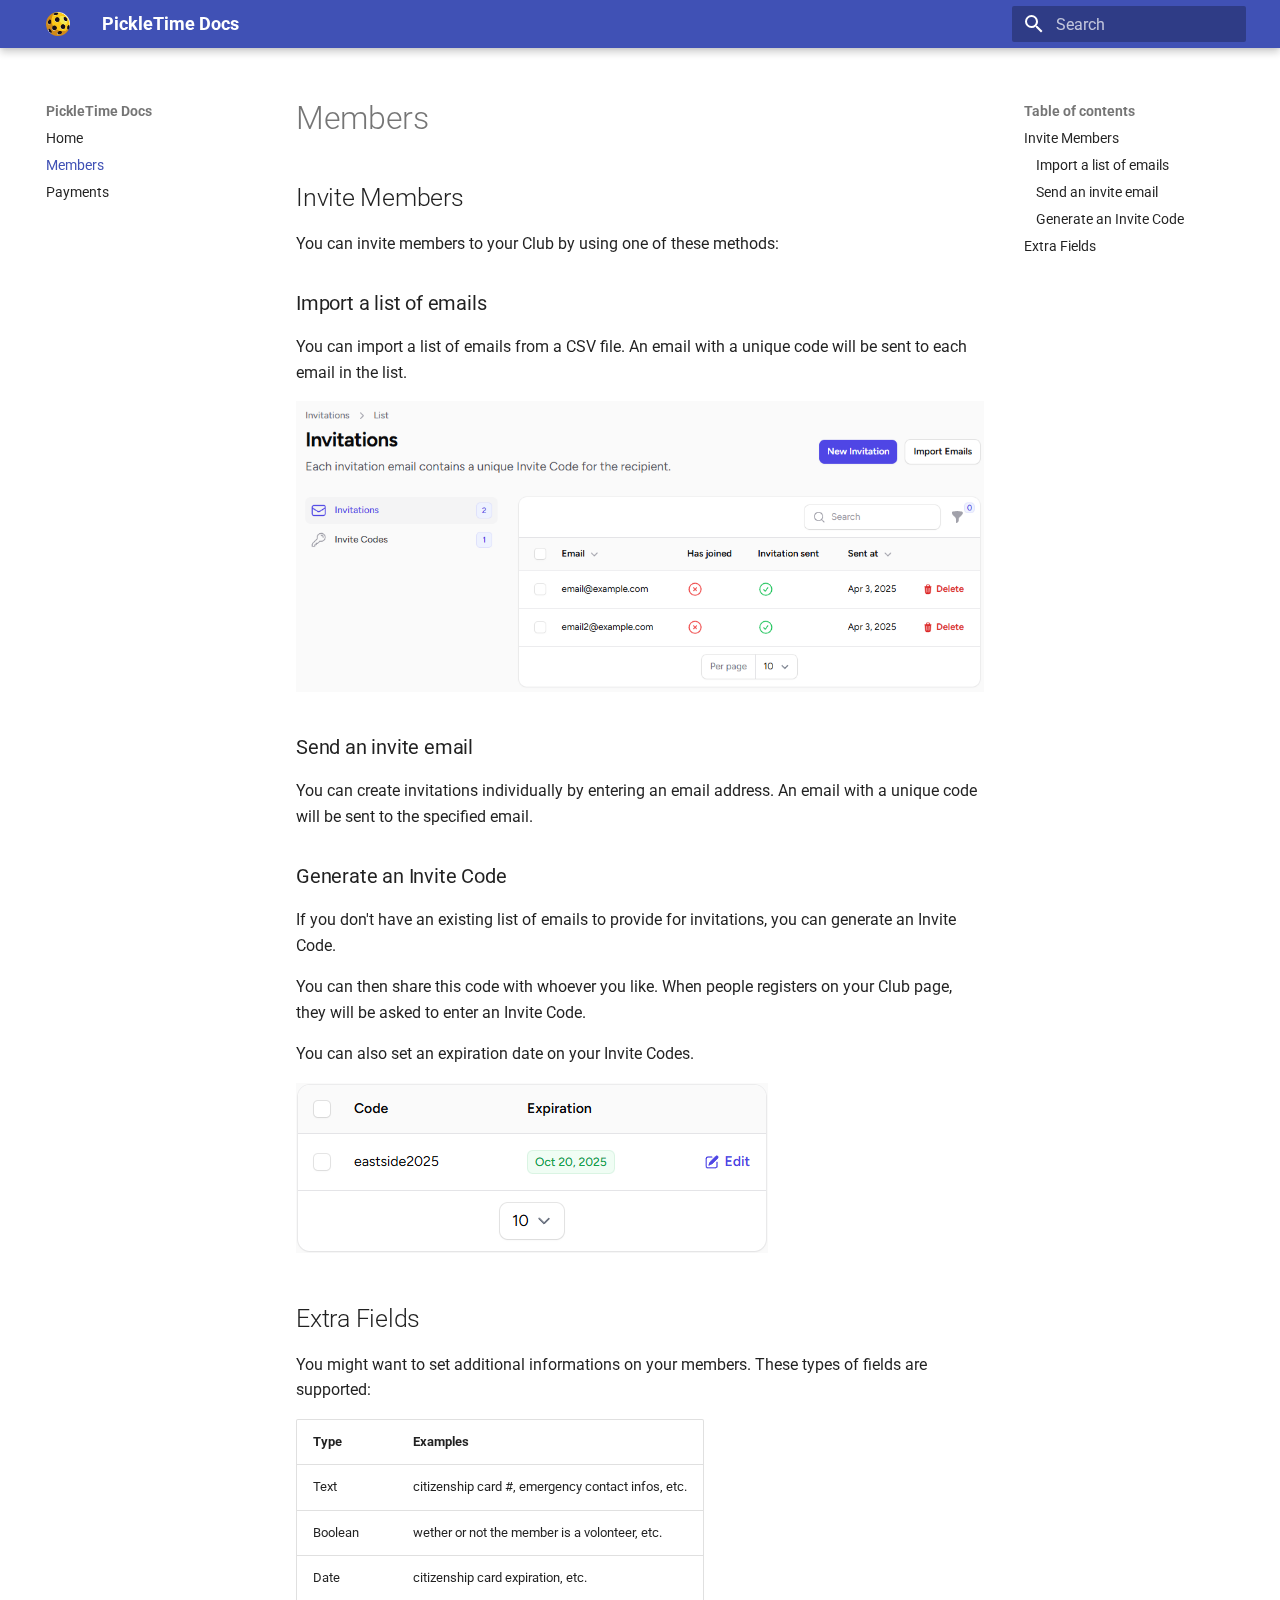
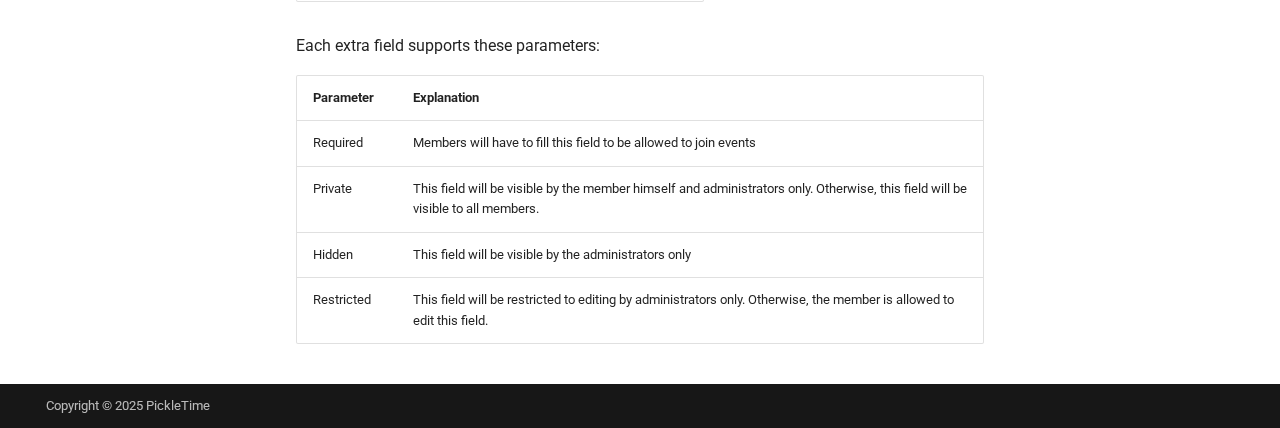
<file: members/index.html>
<!doctype html>
<html lang="en" class="no-js">
  <head>
    
      <meta charset="utf-8">
      <meta name="viewport" content="width=device-width,initial-scale=1">
      
      
      
      
        <link rel="prev" href="..">
      
      
        <link rel="next" href="../payments/">
      
      
      <link rel="icon" href="../assets/images/favicon.png">
      <meta name="generator" content="mkdocs-1.6.1, mkdocs-material-9.6.11">
    
    
      
        <title>Members - PickleTime Docs</title>
      
    
    
      <link rel="stylesheet" href="../assets/stylesheets/main.4af4bdda.min.css">
      
        
        <link rel="stylesheet" href="../assets/stylesheets/palette.06af60db.min.css">
      
      


    
    
      
    
    
      
        
        
        <link rel="preconnect" href="https://fonts.gstatic.com" crossorigin>
        <link rel="stylesheet" href="https://fonts.googleapis.com/css?family=Roboto:300,300i,400,400i,700,700i%7CRoboto+Mono:400,400i,700,700i&display=fallback">
        <style>:root{--md-text-font:"Roboto";--md-code-font:"Roboto Mono"}</style>
      
    
    
    <script>__md_scope=new URL("..",location),__md_hash=e=>[...e].reduce(((e,_)=>(e<<5)-e+_.charCodeAt(0)),0),__md_get=(e,_=localStorage,t=__md_scope)=>JSON.parse(_.getItem(t.pathname+"."+e)),__md_set=(e,_,t=localStorage,a=__md_scope)=>{try{t.setItem(a.pathname+"."+e,JSON.stringify(_))}catch(e){}}</script>
    
      

    
    
    
  </head>
  
  
    
    
    
    
    
    <body dir="ltr" data-md-color-scheme="default" data-md-color-primary="indigo" data-md-color-accent="indigo">
  
    
    <input class="md-toggle" data-md-toggle="drawer" type="checkbox" id="__drawer" autocomplete="off">
    <input class="md-toggle" data-md-toggle="search" type="checkbox" id="__search" autocomplete="off">
    <label class="md-overlay" for="__drawer"></label>
    <div data-md-component="skip">
      
        
        <a href="#members" class="md-skip">
          Skip to content
        </a>
      
    </div>
    <div data-md-component="announce">
      
    </div>
    
    
      

  

<header class="md-header md-header--shadow" data-md-component="header">
  <nav class="md-header__inner md-grid" aria-label="Header">
    <a href=".." title="PickleTime Docs" class="md-header__button md-logo" aria-label="PickleTime Docs" data-md-component="logo">
      
  <img src="../images/ball-icon.webp" alt="logo">

    </a>
    <label class="md-header__button md-icon" for="__drawer">
      
      <svg xmlns="http://www.w3.org/2000/svg" viewBox="0 0 24 24"><path d="M3 6h18v2H3zm0 5h18v2H3zm0 5h18v2H3z"/></svg>
    </label>
    <div class="md-header__title" data-md-component="header-title">
      <div class="md-header__ellipsis">
        <div class="md-header__topic">
          <span class="md-ellipsis">
            PickleTime Docs
          </span>
        </div>
        <div class="md-header__topic" data-md-component="header-topic">
          <span class="md-ellipsis">
            
              Members
            
          </span>
        </div>
      </div>
    </div>
    
      
    
    
    
    
      
      
        <label class="md-header__button md-icon" for="__search">
          
          <svg xmlns="http://www.w3.org/2000/svg" viewBox="0 0 24 24"><path d="M9.5 3A6.5 6.5 0 0 1 16 9.5c0 1.61-.59 3.09-1.56 4.23l.27.27h.79l5 5-1.5 1.5-5-5v-.79l-.27-.27A6.52 6.52 0 0 1 9.5 16 6.5 6.5 0 0 1 3 9.5 6.5 6.5 0 0 1 9.5 3m0 2C7 5 5 7 5 9.5S7 14 9.5 14 14 12 14 9.5 12 5 9.5 5"/></svg>
        </label>
        <div class="md-search" data-md-component="search" role="dialog">
  <label class="md-search__overlay" for="__search"></label>
  <div class="md-search__inner" role="search">
    <form class="md-search__form" name="search">
      <input type="text" class="md-search__input" name="query" aria-label="Search" placeholder="Search" autocapitalize="off" autocorrect="off" autocomplete="off" spellcheck="false" data-md-component="search-query" required>
      <label class="md-search__icon md-icon" for="__search">
        
        <svg xmlns="http://www.w3.org/2000/svg" viewBox="0 0 24 24"><path d="M9.5 3A6.5 6.5 0 0 1 16 9.5c0 1.61-.59 3.09-1.56 4.23l.27.27h.79l5 5-1.5 1.5-5-5v-.79l-.27-.27A6.52 6.52 0 0 1 9.5 16 6.5 6.5 0 0 1 3 9.5 6.5 6.5 0 0 1 9.5 3m0 2C7 5 5 7 5 9.5S7 14 9.5 14 14 12 14 9.5 12 5 9.5 5"/></svg>
        
        <svg xmlns="http://www.w3.org/2000/svg" viewBox="0 0 24 24"><path d="M20 11v2H8l5.5 5.5-1.42 1.42L4.16 12l7.92-7.92L13.5 5.5 8 11z"/></svg>
      </label>
      <nav class="md-search__options" aria-label="Search">
        
        <button type="reset" class="md-search__icon md-icon" title="Clear" aria-label="Clear" tabindex="-1">
          
          <svg xmlns="http://www.w3.org/2000/svg" viewBox="0 0 24 24"><path d="M19 6.41 17.59 5 12 10.59 6.41 5 5 6.41 10.59 12 5 17.59 6.41 19 12 13.41 17.59 19 19 17.59 13.41 12z"/></svg>
        </button>
      </nav>
      
    </form>
    <div class="md-search__output">
      <div class="md-search__scrollwrap" tabindex="0" data-md-scrollfix>
        <div class="md-search-result" data-md-component="search-result">
          <div class="md-search-result__meta">
            Initializing search
          </div>
          <ol class="md-search-result__list" role="presentation"></ol>
        </div>
      </div>
    </div>
  </div>
</div>
      
    
    
  </nav>
  
</header>
    
    <div class="md-container" data-md-component="container">
      
      
        
          
        
      
      <main class="md-main" data-md-component="main">
        <div class="md-main__inner md-grid">
          
            
              
              <div class="md-sidebar md-sidebar--primary" data-md-component="sidebar" data-md-type="navigation" >
                <div class="md-sidebar__scrollwrap">
                  <div class="md-sidebar__inner">
                    



<nav class="md-nav md-nav--primary" aria-label="Navigation" data-md-level="0">
  <label class="md-nav__title" for="__drawer">
    <a href=".." title="PickleTime Docs" class="md-nav__button md-logo" aria-label="PickleTime Docs" data-md-component="logo">
      
  <img src="../images/ball-icon.webp" alt="logo">

    </a>
    PickleTime Docs
  </label>
  
  <ul class="md-nav__list" data-md-scrollfix>
    
      
      
  
  
  
  
    <li class="md-nav__item">
      <a href=".." class="md-nav__link">
        
  
  
  <span class="md-ellipsis">
    Home
    
  </span>
  

      </a>
    </li>
  

    
      
      
  
  
    
  
  
  
    <li class="md-nav__item md-nav__item--active">
      
      <input class="md-nav__toggle md-toggle" type="checkbox" id="__toc">
      
      
        
      
      
        <label class="md-nav__link md-nav__link--active" for="__toc">
          
  
  
  <span class="md-ellipsis">
    Members
    
  </span>
  

          <span class="md-nav__icon md-icon"></span>
        </label>
      
      <a href="./" class="md-nav__link md-nav__link--active">
        
  
  
  <span class="md-ellipsis">
    Members
    
  </span>
  

      </a>
      
        

<nav class="md-nav md-nav--secondary" aria-label="Table of contents">
  
  
  
    
  
  
    <label class="md-nav__title" for="__toc">
      <span class="md-nav__icon md-icon"></span>
      Table of contents
    </label>
    <ul class="md-nav__list" data-md-component="toc" data-md-scrollfix>
      
        <li class="md-nav__item">
  <a href="#invite-members" class="md-nav__link">
    <span class="md-ellipsis">
      Invite Members
    </span>
  </a>
  
    <nav class="md-nav" aria-label="Invite Members">
      <ul class="md-nav__list">
        
          <li class="md-nav__item">
  <a href="#import-a-list-of-emails" class="md-nav__link">
    <span class="md-ellipsis">
      Import a list of emails
    </span>
  </a>
  
</li>
        
          <li class="md-nav__item">
  <a href="#send-an-invite-email" class="md-nav__link">
    <span class="md-ellipsis">
      Send an invite email
    </span>
  </a>
  
</li>
        
          <li class="md-nav__item">
  <a href="#generate-an-invite-code" class="md-nav__link">
    <span class="md-ellipsis">
      Generate an Invite Code
    </span>
  </a>
  
</li>
        
      </ul>
    </nav>
  
</li>
      
        <li class="md-nav__item">
  <a href="#extra-fields" class="md-nav__link">
    <span class="md-ellipsis">
      Extra Fields
    </span>
  </a>
  
</li>
      
    </ul>
  
</nav>
      
    </li>
  

    
      
      
  
  
  
  
    <li class="md-nav__item">
      <a href="../payments/" class="md-nav__link">
        
  
  
  <span class="md-ellipsis">
    Payments
    
  </span>
  

      </a>
    </li>
  

    
  </ul>
</nav>
                  </div>
                </div>
              </div>
            
            
              
              <div class="md-sidebar md-sidebar--secondary" data-md-component="sidebar" data-md-type="toc" >
                <div class="md-sidebar__scrollwrap">
                  <div class="md-sidebar__inner">
                    

<nav class="md-nav md-nav--secondary" aria-label="Table of contents">
  
  
  
    
  
  
    <label class="md-nav__title" for="__toc">
      <span class="md-nav__icon md-icon"></span>
      Table of contents
    </label>
    <ul class="md-nav__list" data-md-component="toc" data-md-scrollfix>
      
        <li class="md-nav__item">
  <a href="#invite-members" class="md-nav__link">
    <span class="md-ellipsis">
      Invite Members
    </span>
  </a>
  
    <nav class="md-nav" aria-label="Invite Members">
      <ul class="md-nav__list">
        
          <li class="md-nav__item">
  <a href="#import-a-list-of-emails" class="md-nav__link">
    <span class="md-ellipsis">
      Import a list of emails
    </span>
  </a>
  
</li>
        
          <li class="md-nav__item">
  <a href="#send-an-invite-email" class="md-nav__link">
    <span class="md-ellipsis">
      Send an invite email
    </span>
  </a>
  
</li>
        
          <li class="md-nav__item">
  <a href="#generate-an-invite-code" class="md-nav__link">
    <span class="md-ellipsis">
      Generate an Invite Code
    </span>
  </a>
  
</li>
        
      </ul>
    </nav>
  
</li>
      
        <li class="md-nav__item">
  <a href="#extra-fields" class="md-nav__link">
    <span class="md-ellipsis">
      Extra Fields
    </span>
  </a>
  
</li>
      
    </ul>
  
</nav>
                  </div>
                </div>
              </div>
            
          
          
            <div class="md-content" data-md-component="content">
              <article class="md-content__inner md-typeset">
                
                  



<h1 id="members">Members<a class="headerlink" href="#members" title="Permanent link">&para;</a></h1>
<h2 id="invite-members">Invite Members<a class="headerlink" href="#invite-members" title="Permanent link">&para;</a></h2>
<p>You can invite members to your Club by using one of these methods:</p>
<h3 id="import-a-list-of-emails">Import a list of emails<a class="headerlink" href="#import-a-list-of-emails" title="Permanent link">&para;</a></h3>
<p>You can import a list of emails from a CSV file.
An email with a unique code will be sent to each email in the list.</p>
<p><img alt="Invitations" src="../images/invitations.png" /></p>
<h3 id="send-an-invite-email">Send an invite email<a class="headerlink" href="#send-an-invite-email" title="Permanent link">&para;</a></h3>
<p>You can create invitations individually by entering an email address.
An email with a unique code will be sent to the specified email.</p>
<h3 id="generate-an-invite-code">Generate an Invite Code<a class="headerlink" href="#generate-an-invite-code" title="Permanent link">&para;</a></h3>
<p>If you don't have an existing list of emails to provide for invitations, you can generate an Invite Code.</p>
<p>You can then share this code with whoever you like. When people registers on your Club page, they will be asked to enter an Invite Code.</p>
<p>You can also set an expiration date on your Invite Codes.</p>
<p><img alt="Invite Code" src="../images/invite-code.png" /></p>
<h2 id="extra-fields">Extra Fields<a class="headerlink" href="#extra-fields" title="Permanent link">&para;</a></h2>
<p>You might want to set additional informations on your members.
These types of fields are supported:</p>
<table>
<thead>
<tr>
<th>Type</th>
<th>Examples</th>
</tr>
</thead>
<tbody>
<tr>
<td>Text</td>
<td>citizenship card #, emergency contact infos, etc.</td>
</tr>
<tr>
<td>Boolean</td>
<td>wether or not the member is a volonteer, etc.</td>
</tr>
<tr>
<td>Date</td>
<td>citizenship card expiration, etc.</td>
</tr>
</tbody>
</table>
<p>Each extra field supports these parameters:</p>
<table>
<thead>
<tr>
<th>Parameter</th>
<th>Explanation</th>
</tr>
</thead>
<tbody>
<tr>
<td>Required</td>
<td>Members will have to fill this field to be allowed to join events</td>
</tr>
<tr>
<td>Private</td>
<td>This field will be visible by the member himself and administrators only. Otherwise, this field will be visible to all members.</td>
</tr>
<tr>
<td>Hidden</td>
<td>This field will be visible by the administrators only</td>
</tr>
<tr>
<td>Restricted</td>
<td>This field will be restricted to editing by administrators only. Otherwise, the member is allowed to edit this field.</td>
</tr>
</tbody>
</table>












                
              </article>
            </div>
          
          
<script>var target=document.getElementById(location.hash.slice(1));target&&target.name&&(target.checked=target.name.startsWith("__tabbed_"))</script>
        </div>
        
      </main>
      
        <footer class="md-footer">
  
  <div class="md-footer-meta md-typeset">
    <div class="md-footer-meta__inner md-grid">
      <div class="md-copyright">
  
    <div class="md-copyright__highlight">
      Copyright &copy; 2025 PickleTime
    </div>
  
  
</div>
      
    </div>
  </div>
</footer>
      
    </div>
    <div class="md-dialog" data-md-component="dialog">
      <div class="md-dialog__inner md-typeset"></div>
    </div>
    
    
    
      
      <script id="__config" type="application/json">{"base": "..", "features": [], "search": "../assets/javascripts/workers/search.f8cc74c7.min.js", "tags": null, "translations": {"clipboard.copied": "Copied to clipboard", "clipboard.copy": "Copy to clipboard", "search.result.more.one": "1 more on this page", "search.result.more.other": "# more on this page", "search.result.none": "No matching documents", "search.result.one": "1 matching document", "search.result.other": "# matching documents", "search.result.placeholder": "Type to start searching", "search.result.term.missing": "Missing", "select.version": "Select version"}, "version": null}</script>
    
    
      <script src="../assets/javascripts/bundle.c8b220af.min.js"></script>
      
    
  </body>
</html>
</file>
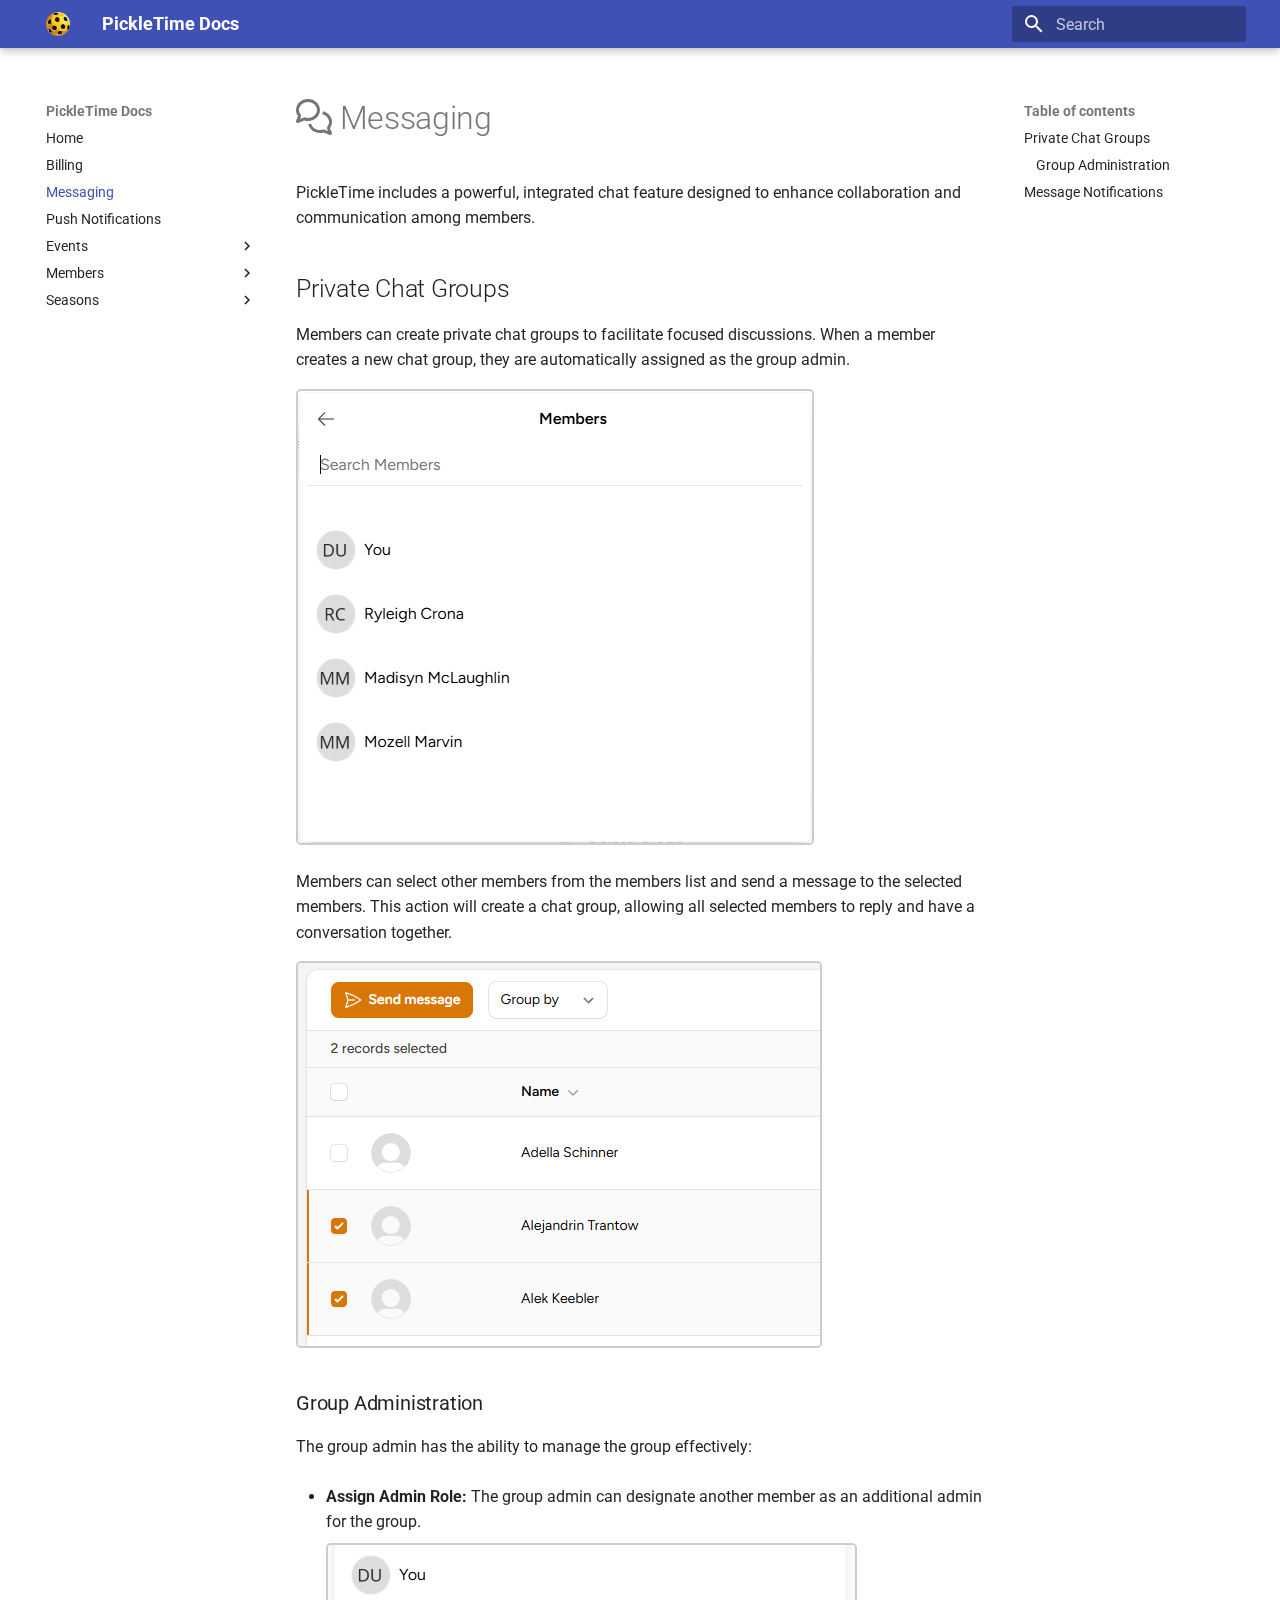
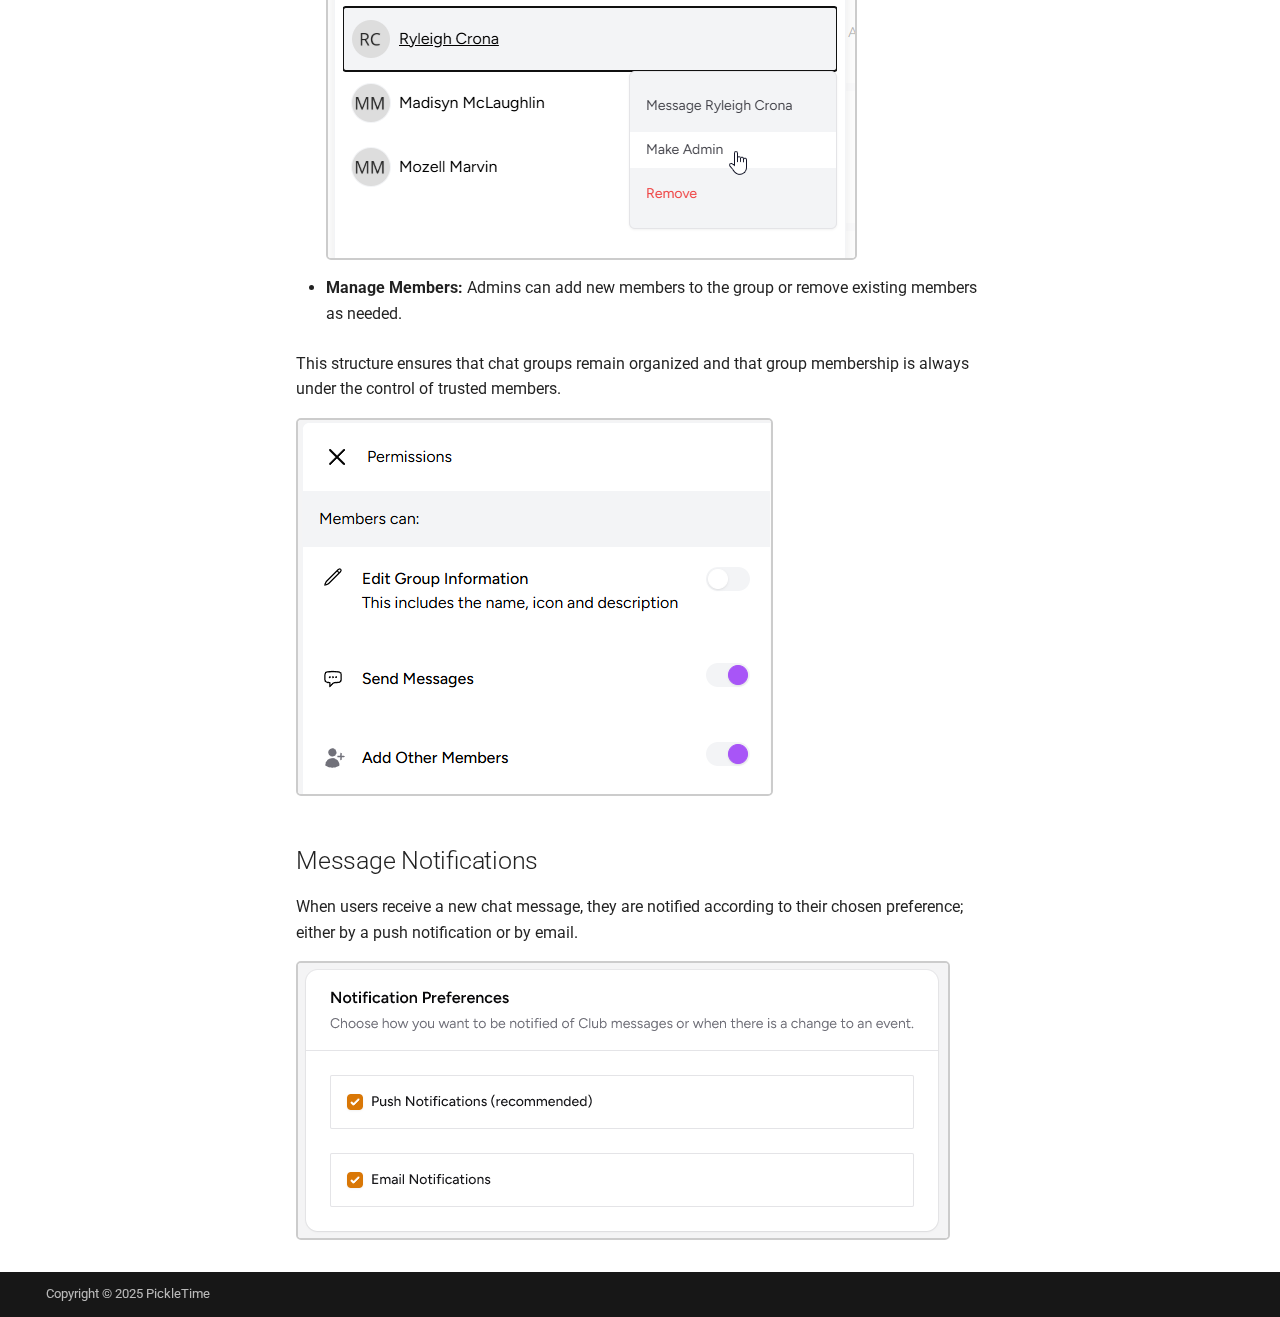
<file: messaging/index.html>
<!doctype html>
<html lang="en" class="no-js">
  <head>
    
      <meta charset="utf-8">
      <meta name="viewport" content="width=device-width,initial-scale=1">
      
      
      
      
        <link rel="prev" href="../billing/">
      
      
        <link rel="next" href="../push-notifications/">
      
      
      <link rel="icon" href="../assets/images/favicon.png">
      <meta name="generator" content="mkdocs-1.6.1, mkdocs-material-9.6.17">
    
    
      
        <title>Messaging - PickleTime Docs</title>
      
    
    
      <link rel="stylesheet" href="../assets/stylesheets/main.7e37652d.min.css">
      
        
        <link rel="stylesheet" href="../assets/stylesheets/palette.06af60db.min.css">
      
      


    
    
      
    
    
      
        
        
        <link rel="preconnect" href="https://fonts.gstatic.com" crossorigin>
        <link rel="stylesheet" href="https://fonts.googleapis.com/css?family=Roboto:300,300i,400,400i,700,700i%7CRoboto+Mono:400,400i,700,700i&display=fallback">
        <style>:root{--md-text-font:"Roboto";--md-code-font:"Roboto Mono"}</style>
      
    
    
      <link rel="stylesheet" href="../stylesheets/extra.css">
    
    <script>__md_scope=new URL("..",location),__md_hash=e=>[...e].reduce(((e,_)=>(e<<5)-e+_.charCodeAt(0)),0),__md_get=(e,_=localStorage,t=__md_scope)=>JSON.parse(_.getItem(t.pathname+"."+e)),__md_set=(e,_,t=localStorage,a=__md_scope)=>{try{t.setItem(a.pathname+"."+e,JSON.stringify(_))}catch(e){}}</script>
    
      

    
    
    
  </head>
  
  
    
    
    
    
    
    <body dir="ltr" data-md-color-scheme="default" data-md-color-primary="indigo" data-md-color-accent="indigo">
  
    
    <input class="md-toggle" data-md-toggle="drawer" type="checkbox" id="__drawer" autocomplete="off">
    <input class="md-toggle" data-md-toggle="search" type="checkbox" id="__search" autocomplete="off">
    <label class="md-overlay" for="__drawer"></label>
    <div data-md-component="skip">
      
        
        <a href="#messaging" class="md-skip">
          Skip to content
        </a>
      
    </div>
    <div data-md-component="announce">
      
    </div>
    
    
      

  

<header class="md-header md-header--shadow" data-md-component="header">
  <nav class="md-header__inner md-grid" aria-label="Header">
    <a href=".." title="PickleTime Docs" class="md-header__button md-logo" aria-label="PickleTime Docs" data-md-component="logo">
      
  <img src="../images/ball-icon.webp" alt="logo">

    </a>
    <label class="md-header__button md-icon" for="__drawer">
      
      <svg xmlns="http://www.w3.org/2000/svg" viewBox="0 0 24 24"><path d="M3 6h18v2H3zm0 5h18v2H3zm0 5h18v2H3z"/></svg>
    </label>
    <div class="md-header__title" data-md-component="header-title">
      <div class="md-header__ellipsis">
        <div class="md-header__topic">
          <span class="md-ellipsis">
            PickleTime Docs
          </span>
        </div>
        <div class="md-header__topic" data-md-component="header-topic">
          <span class="md-ellipsis">
            
              Messaging
            
          </span>
        </div>
      </div>
    </div>
    
      
    
    
    
    
      
      
        <label class="md-header__button md-icon" for="__search">
          
          <svg xmlns="http://www.w3.org/2000/svg" viewBox="0 0 24 24"><path d="M9.5 3A6.5 6.5 0 0 1 16 9.5c0 1.61-.59 3.09-1.56 4.23l.27.27h.79l5 5-1.5 1.5-5-5v-.79l-.27-.27A6.52 6.52 0 0 1 9.5 16 6.5 6.5 0 0 1 3 9.5 6.5 6.5 0 0 1 9.5 3m0 2C7 5 5 7 5 9.5S7 14 9.5 14 14 12 14 9.5 12 5 9.5 5"/></svg>
        </label>
        <div class="md-search" data-md-component="search" role="dialog">
  <label class="md-search__overlay" for="__search"></label>
  <div class="md-search__inner" role="search">
    <form class="md-search__form" name="search">
      <input type="text" class="md-search__input" name="query" aria-label="Search" placeholder="Search" autocapitalize="off" autocorrect="off" autocomplete="off" spellcheck="false" data-md-component="search-query" required>
      <label class="md-search__icon md-icon" for="__search">
        
        <svg xmlns="http://www.w3.org/2000/svg" viewBox="0 0 24 24"><path d="M9.5 3A6.5 6.5 0 0 1 16 9.5c0 1.61-.59 3.09-1.56 4.23l.27.27h.79l5 5-1.5 1.5-5-5v-.79l-.27-.27A6.52 6.52 0 0 1 9.5 16 6.5 6.5 0 0 1 3 9.5 6.5 6.5 0 0 1 9.5 3m0 2C7 5 5 7 5 9.5S7 14 9.5 14 14 12 14 9.5 12 5 9.5 5"/></svg>
        
        <svg xmlns="http://www.w3.org/2000/svg" viewBox="0 0 24 24"><path d="M20 11v2H8l5.5 5.5-1.42 1.42L4.16 12l7.92-7.92L13.5 5.5 8 11z"/></svg>
      </label>
      <nav class="md-search__options" aria-label="Search">
        
        <button type="reset" class="md-search__icon md-icon" title="Clear" aria-label="Clear" tabindex="-1">
          
          <svg xmlns="http://www.w3.org/2000/svg" viewBox="0 0 24 24"><path d="M19 6.41 17.59 5 12 10.59 6.41 5 5 6.41 10.59 12 5 17.59 6.41 19 12 13.41 17.59 19 19 17.59 13.41 12z"/></svg>
        </button>
      </nav>
      
    </form>
    <div class="md-search__output">
      <div class="md-search__scrollwrap" tabindex="0" data-md-scrollfix>
        <div class="md-search-result" data-md-component="search-result">
          <div class="md-search-result__meta">
            Initializing search
          </div>
          <ol class="md-search-result__list" role="presentation"></ol>
        </div>
      </div>
    </div>
  </div>
</div>
      
    
    
  </nav>
  
</header>
    
    <div class="md-container" data-md-component="container">
      
      
        
          
        
      
      <main class="md-main" data-md-component="main">
        <div class="md-main__inner md-grid">
          
            
              
              <div class="md-sidebar md-sidebar--primary" data-md-component="sidebar" data-md-type="navigation" >
                <div class="md-sidebar__scrollwrap">
                  <div class="md-sidebar__inner">
                    



<nav class="md-nav md-nav--primary" aria-label="Navigation" data-md-level="0">
  <label class="md-nav__title" for="__drawer">
    <a href=".." title="PickleTime Docs" class="md-nav__button md-logo" aria-label="PickleTime Docs" data-md-component="logo">
      
  <img src="../images/ball-icon.webp" alt="logo">

    </a>
    PickleTime Docs
  </label>
  
  <ul class="md-nav__list" data-md-scrollfix>
    
      
      
  
  
  
  
    <li class="md-nav__item">
      <a href=".." class="md-nav__link">
        
  
  
  <span class="md-ellipsis">
    Home
    
  </span>
  

      </a>
    </li>
  

    
      
      
  
  
  
  
    <li class="md-nav__item">
      <a href="../billing/" class="md-nav__link">
        
  
  
  <span class="md-ellipsis">
    Billing
    
  </span>
  

      </a>
    </li>
  

    
      
      
  
  
    
  
  
  
    <li class="md-nav__item md-nav__item--active">
      
      <input class="md-nav__toggle md-toggle" type="checkbox" id="__toc">
      
      
        
      
      
        <label class="md-nav__link md-nav__link--active" for="__toc">
          
  
  
  <span class="md-ellipsis">
    Messaging
    
  </span>
  

          <span class="md-nav__icon md-icon"></span>
        </label>
      
      <a href="./" class="md-nav__link md-nav__link--active">
        
  
  
  <span class="md-ellipsis">
    Messaging
    
  </span>
  

      </a>
      
        

<nav class="md-nav md-nav--secondary" aria-label="Table of contents">
  
  
  
    
  
  
    <label class="md-nav__title" for="__toc">
      <span class="md-nav__icon md-icon"></span>
      Table of contents
    </label>
    <ul class="md-nav__list" data-md-component="toc" data-md-scrollfix>
      
        <li class="md-nav__item">
  <a href="#private-chat-groups" class="md-nav__link">
    <span class="md-ellipsis">
      Private Chat Groups
    </span>
  </a>
  
    <nav class="md-nav" aria-label="Private Chat Groups">
      <ul class="md-nav__list">
        
          <li class="md-nav__item">
  <a href="#group-administration" class="md-nav__link">
    <span class="md-ellipsis">
      Group Administration
    </span>
  </a>
  
</li>
        
      </ul>
    </nav>
  
</li>
      
        <li class="md-nav__item">
  <a href="#message-notifications" class="md-nav__link">
    <span class="md-ellipsis">
      Message Notifications
    </span>
  </a>
  
</li>
      
    </ul>
  
</nav>
      
    </li>
  

    
      
      
  
  
  
  
    <li class="md-nav__item">
      <a href="../push-notifications/" class="md-nav__link">
        
  
  
  <span class="md-ellipsis">
    Push Notifications
    
  </span>
  

      </a>
    </li>
  

    
      
      
  
  
  
  
    
    
    
    
    
    <li class="md-nav__item md-nav__item--nested">
      
        
        
        <input class="md-nav__toggle md-toggle " type="checkbox" id="__nav_5" >
        
          
          <label class="md-nav__link" for="__nav_5" id="__nav_5_label" tabindex="0">
            
  
  
  <span class="md-ellipsis">
    Events
    
  </span>
  

            <span class="md-nav__icon md-icon"></span>
          </label>
        
        <nav class="md-nav" data-md-level="1" aria-labelledby="__nav_5_label" aria-expanded="false">
          <label class="md-nav__title" for="__nav_5">
            <span class="md-nav__icon md-icon"></span>
            Events
          </label>
          <ul class="md-nav__list" data-md-scrollfix>
            
              
                
  
  
  
  
    <li class="md-nav__item">
      <a href="../events/" class="md-nav__link">
        
  
  
  <span class="md-ellipsis">
    Events
    
  </span>
  

      </a>
    </li>
  

              
            
              
                
  
  
  
  
    <li class="md-nav__item">
      <a href="../events/events-management/" class="md-nav__link">
        
  
  
  <span class="md-ellipsis">
    Events Management
    
  </span>
  

      </a>
    </li>
  

              
            
              
                
  
  
  
  
    <li class="md-nav__item">
      <a href="../events/events-settings/" class="md-nav__link">
        
  
  
  <span class="md-ellipsis">
    Events Settings
    
  </span>
  

      </a>
    </li>
  

              
            
              
                
  
  
  
  
    <li class="md-nav__item">
      <a href="../events/recurring-events/" class="md-nav__link">
        
  
  
  <span class="md-ellipsis">
    Recurring Events
    
  </span>
  

      </a>
    </li>
  

              
            
          </ul>
        </nav>
      
    </li>
  

    
      
      
  
  
  
  
    
    
    
    
    
    <li class="md-nav__item md-nav__item--nested">
      
        
        
        <input class="md-nav__toggle md-toggle " type="checkbox" id="__nav_6" >
        
          
          <label class="md-nav__link" for="__nav_6" id="__nav_6_label" tabindex="0">
            
  
  
  <span class="md-ellipsis">
    Members
    
  </span>
  

            <span class="md-nav__icon md-icon"></span>
          </label>
        
        <nav class="md-nav" data-md-level="1" aria-labelledby="__nav_6_label" aria-expanded="false">
          <label class="md-nav__title" for="__nav_6">
            <span class="md-nav__icon md-icon"></span>
            Members
          </label>
          <ul class="md-nav__list" data-md-scrollfix>
            
              
                
  
  
  
  
    <li class="md-nav__item">
      <a href="../members/" class="md-nav__link">
        
  
  
  <span class="md-ellipsis">
    Members management
    
  </span>
  

      </a>
    </li>
  

              
            
              
                
  
  
  
  
    <li class="md-nav__item">
      <a href="../members/groups/" class="md-nav__link">
        
  
  
  <span class="md-ellipsis">
    Groups
    
  </span>
  

      </a>
    </li>
  

              
            
              
                
  
  
  
  
    <li class="md-nav__item">
      <a href="../members/player-levels/" class="md-nav__link">
        
  
  
  <span class="md-ellipsis">
    Player Levels
    
  </span>
  

      </a>
    </li>
  

              
            
          </ul>
        </nav>
      
    </li>
  

    
      
      
  
  
  
  
    
    
    
    
    
    <li class="md-nav__item md-nav__item--nested">
      
        
        
        <input class="md-nav__toggle md-toggle " type="checkbox" id="__nav_7" >
        
          
          <label class="md-nav__link" for="__nav_7" id="__nav_7_label" tabindex="0">
            
  
  
  <span class="md-ellipsis">
    Seasons
    
  </span>
  

            <span class="md-nav__icon md-icon"></span>
          </label>
        
        <nav class="md-nav" data-md-level="1" aria-labelledby="__nav_7_label" aria-expanded="false">
          <label class="md-nav__title" for="__nav_7">
            <span class="md-nav__icon md-icon"></span>
            Seasons
          </label>
          <ul class="md-nav__list" data-md-scrollfix>
            
              
                
  
  
  
  
    <li class="md-nav__item">
      <a href="../seasons/" class="md-nav__link">
        
  
  
  <span class="md-ellipsis">
    Seasons
    
  </span>
  

      </a>
    </li>
  

              
            
          </ul>
        </nav>
      
    </li>
  

    
  </ul>
</nav>
                  </div>
                </div>
              </div>
            
            
              
              <div class="md-sidebar md-sidebar--secondary" data-md-component="sidebar" data-md-type="toc" >
                <div class="md-sidebar__scrollwrap">
                  <div class="md-sidebar__inner">
                    

<nav class="md-nav md-nav--secondary" aria-label="Table of contents">
  
  
  
    
  
  
    <label class="md-nav__title" for="__toc">
      <span class="md-nav__icon md-icon"></span>
      Table of contents
    </label>
    <ul class="md-nav__list" data-md-component="toc" data-md-scrollfix>
      
        <li class="md-nav__item">
  <a href="#private-chat-groups" class="md-nav__link">
    <span class="md-ellipsis">
      Private Chat Groups
    </span>
  </a>
  
    <nav class="md-nav" aria-label="Private Chat Groups">
      <ul class="md-nav__list">
        
          <li class="md-nav__item">
  <a href="#group-administration" class="md-nav__link">
    <span class="md-ellipsis">
      Group Administration
    </span>
  </a>
  
</li>
        
      </ul>
    </nav>
  
</li>
      
        <li class="md-nav__item">
  <a href="#message-notifications" class="md-nav__link">
    <span class="md-ellipsis">
      Message Notifications
    </span>
  </a>
  
</li>
      
    </ul>
  
</nav>
                  </div>
                </div>
              </div>
            
          
          
            <div class="md-content" data-md-component="content">
              <article class="md-content__inner md-typeset">
                
                  



<h1 id="messaging"><span class="twemoji"><svg xmlns="http://www.w3.org/2000/svg" viewBox="0 0 576 512"><!--! Font Awesome Free 7.0.0 by @fontawesome - https://fontawesome.com License - https://fontawesome.com/license/free (Icons: CC BY 4.0, Fonts: SIL OFL 1.1, Code: MIT License) Copyright 2025 Fonticons, Inc.--><path fill="currentColor" d="M76.2 258.7c6.1-15.2 4-32.6-5.6-45.9C56.1 192.7 48 169.1 48 144c0-66.8 60.5-128 144-128s144 61.2 144 128-60.5 128-144 128c-15.9 0-31.1-2.3-45.3-6.5-10.3-3.1-21.4-2.5-31.4 1.5l-50.4 20.2 11.4-28.5zM0 144c0 35.8 11.6 69.1 31.7 96.8L1.9 315.2c-1.3 3.2-1.9 6.6-1.9 10C0 340 12 352 26.8 352c3.4 0 6.8-.7 10-1.9l96.3-38.5c18.6 5.5 38.4 8.4 58.9 8.4 106 0 192-78.8 192-176S298-32 192-32 0 46.8 0 144m384 368c20.6 0 40.3-3 58.9-8.4l96.3 38.5c3.2 1.3 6.6 1.9 10 1.9 14.8 0 26.8-12 26.8-26.8 0-3.4-.7-6.8-1.9-10l-29.7-74.4c20-27.8 31.7-61.1 31.7-96.8 0-82.4-61.7-151.5-145-170.7-1.6 16.3-5.1 31.9-10.1 46.9 63.9 14.8 107.2 67.3 107.2 123.9 0 25.1-8.1 48.7-22.6 68.8-9.6 13.3-11.7 30.6-5.6 45.9l11.4 28.5-50.4-20.2c-10-4-21.1-4.5-31.4-1.5-14.2 4.2-29.4 6.5-45.3 6.5-72.2 0-127.1-45.7-140.7-101.2-15.6 3.2-31.7 5-48.1 5.2 16.4 81.9 94.7 144 188.8 144z"/></svg></span> Messaging<a class="headerlink" href="#messaging" title="Permanent link">&para;</a></h1>
<p>PickleTime includes a powerful, integrated chat feature designed to enhance collaboration and communication among members.</p>
<h2 id="private-chat-groups">Private Chat Groups<a class="headerlink" href="#private-chat-groups" title="Permanent link">&para;</a></h2>
<p>Members can create private chat groups to facilitate focused discussions. When a member creates a new chat group, they are automatically assigned as the group admin.</p>
<p><img alt="Chat Group Members" src="../images/messaging-members.png" /></p>
<p>Members can select other members from the members list and send a message to the selected members. This action will create a chat group, allowing all selected members to reply and have a conversation together.</p>
<p><img alt="Send message to members" src="../images/send-message-to-members.png" /></p>
<h3 id="group-administration">Group Administration<a class="headerlink" href="#group-administration" title="Permanent link">&para;</a></h3>
<p>The group admin has the ability to manage the group effectively:</p>
<ul>
<li>
<p><strong>Assign Admin Role:</strong> The group admin can designate another member as an additional admin for the group.</p>
<p><img alt="Group chat make admin" src="../images/group-chat-make-admin.png" /></p>
</li>
<li>
<p><strong>Manage Members:</strong> Admins can add new members to the group or remove existing members as needed.</p>
</li>
</ul>
<p>This structure ensures that chat groups remain organized and that group membership is always under the control of trusted members.</p>
<p><img alt="Group chat permissions" src="../images/group-chat-permissions.png" /></p>
<h2 id="message-notifications">Message Notifications<a class="headerlink" href="#message-notifications" title="Permanent link">&para;</a></h2>
<p>When users receive a new chat message, they are notified according to their chosen preference; either by a push notification or by email.</p>
<p><img alt="Notification Preferences" src="../images/notification-preferences.png" /></p>












                
              </article>
            </div>
          
          
<script>var target=document.getElementById(location.hash.slice(1));target&&target.name&&(target.checked=target.name.startsWith("__tabbed_"))</script>
        </div>
        
      </main>
      
        <footer class="md-footer">
  
  <div class="md-footer-meta md-typeset">
    <div class="md-footer-meta__inner md-grid">
      <div class="md-copyright">
  
    <div class="md-copyright__highlight">
      Copyright &copy; 2025 PickleTime
    </div>
  
  
</div>
      
    </div>
  </div>
</footer>
      
    </div>
    <div class="md-dialog" data-md-component="dialog">
      <div class="md-dialog__inner md-typeset"></div>
    </div>
    
    
    
      
      <script id="__config" type="application/json">{"base": "..", "features": [], "search": "../assets/javascripts/workers/search.973d3a69.min.js", "tags": null, "translations": {"clipboard.copied": "Copied to clipboard", "clipboard.copy": "Copy to clipboard", "search.result.more.one": "1 more on this page", "search.result.more.other": "# more on this page", "search.result.none": "No matching documents", "search.result.one": "1 matching document", "search.result.other": "# matching documents", "search.result.placeholder": "Type to start searching", "search.result.term.missing": "Missing", "select.version": "Select version"}, "version": null}</script>
    
    
      <script src="../assets/javascripts/bundle.92b07e13.min.js"></script>
      
    
  </body>
</html>
</file>
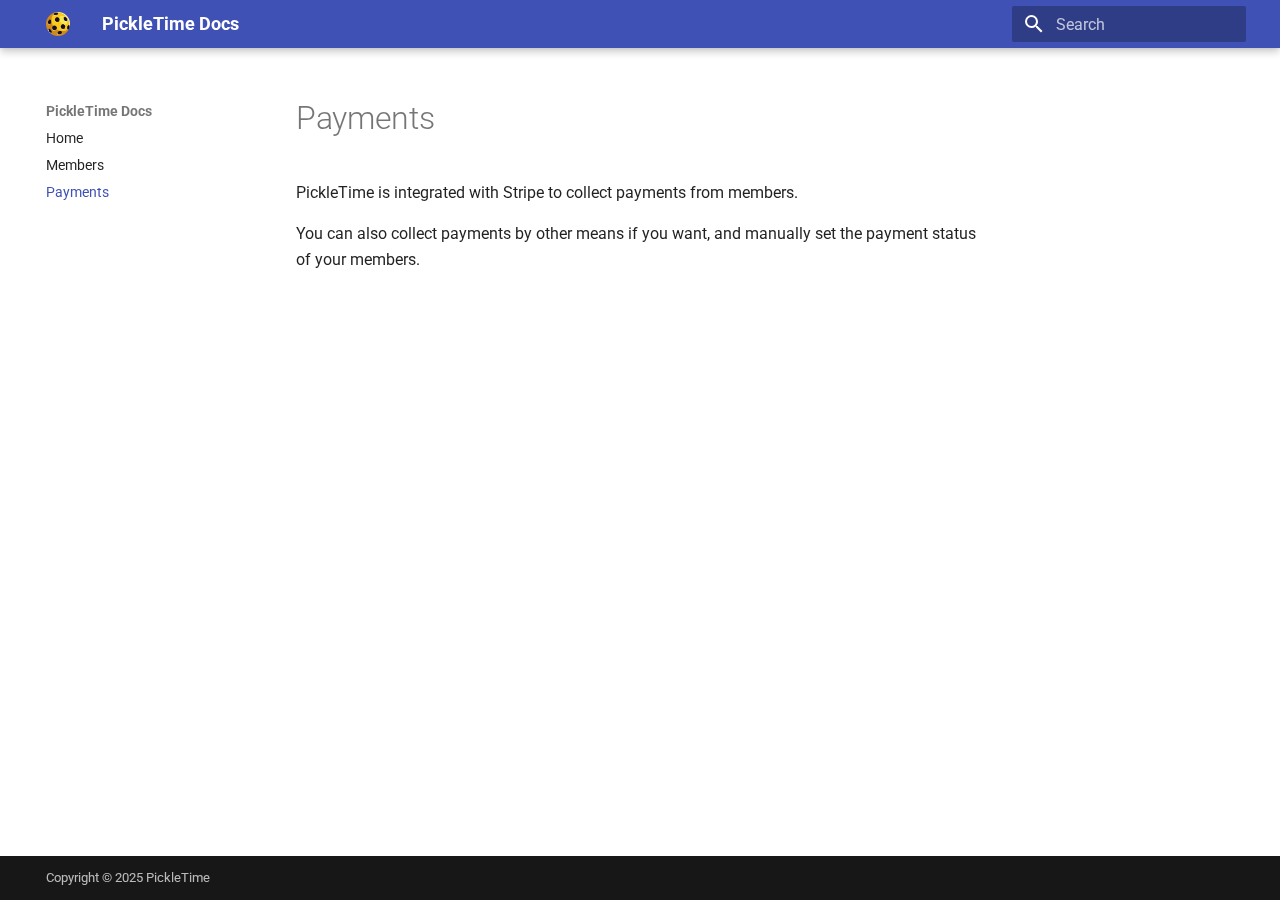
<file: payments/index.html>
<!doctype html>
<html lang="en" class="no-js">
  <head>
    
      <meta charset="utf-8">
      <meta name="viewport" content="width=device-width,initial-scale=1">
      
      
      
      
        <link rel="prev" href="../members/">
      
      
      
      <link rel="icon" href="../assets/images/favicon.png">
      <meta name="generator" content="mkdocs-1.6.1, mkdocs-material-9.6.11">
    
    
      
        <title>Payments - PickleTime Docs</title>
      
    
    
      <link rel="stylesheet" href="../assets/stylesheets/main.4af4bdda.min.css">
      
        
        <link rel="stylesheet" href="../assets/stylesheets/palette.06af60db.min.css">
      
      


    
    
      
    
    
      
        
        
        <link rel="preconnect" href="https://fonts.gstatic.com" crossorigin>
        <link rel="stylesheet" href="https://fonts.googleapis.com/css?family=Roboto:300,300i,400,400i,700,700i%7CRoboto+Mono:400,400i,700,700i&display=fallback">
        <style>:root{--md-text-font:"Roboto";--md-code-font:"Roboto Mono"}</style>
      
    
    
    <script>__md_scope=new URL("..",location),__md_hash=e=>[...e].reduce(((e,_)=>(e<<5)-e+_.charCodeAt(0)),0),__md_get=(e,_=localStorage,t=__md_scope)=>JSON.parse(_.getItem(t.pathname+"."+e)),__md_set=(e,_,t=localStorage,a=__md_scope)=>{try{t.setItem(a.pathname+"."+e,JSON.stringify(_))}catch(e){}}</script>
    
      

    
    
    
  </head>
  
  
    
    
    
    
    
    <body dir="ltr" data-md-color-scheme="default" data-md-color-primary="indigo" data-md-color-accent="indigo">
  
    
    <input class="md-toggle" data-md-toggle="drawer" type="checkbox" id="__drawer" autocomplete="off">
    <input class="md-toggle" data-md-toggle="search" type="checkbox" id="__search" autocomplete="off">
    <label class="md-overlay" for="__drawer"></label>
    <div data-md-component="skip">
      
        
        <a href="#payments" class="md-skip">
          Skip to content
        </a>
      
    </div>
    <div data-md-component="announce">
      
    </div>
    
    
      

  

<header class="md-header md-header--shadow" data-md-component="header">
  <nav class="md-header__inner md-grid" aria-label="Header">
    <a href=".." title="PickleTime Docs" class="md-header__button md-logo" aria-label="PickleTime Docs" data-md-component="logo">
      
  <img src="../images/ball-icon.webp" alt="logo">

    </a>
    <label class="md-header__button md-icon" for="__drawer">
      
      <svg xmlns="http://www.w3.org/2000/svg" viewBox="0 0 24 24"><path d="M3 6h18v2H3zm0 5h18v2H3zm0 5h18v2H3z"/></svg>
    </label>
    <div class="md-header__title" data-md-component="header-title">
      <div class="md-header__ellipsis">
        <div class="md-header__topic">
          <span class="md-ellipsis">
            PickleTime Docs
          </span>
        </div>
        <div class="md-header__topic" data-md-component="header-topic">
          <span class="md-ellipsis">
            
              Payments
            
          </span>
        </div>
      </div>
    </div>
    
      
    
    
    
    
      
      
        <label class="md-header__button md-icon" for="__search">
          
          <svg xmlns="http://www.w3.org/2000/svg" viewBox="0 0 24 24"><path d="M9.5 3A6.5 6.5 0 0 1 16 9.5c0 1.61-.59 3.09-1.56 4.23l.27.27h.79l5 5-1.5 1.5-5-5v-.79l-.27-.27A6.52 6.52 0 0 1 9.5 16 6.5 6.5 0 0 1 3 9.5 6.5 6.5 0 0 1 9.5 3m0 2C7 5 5 7 5 9.5S7 14 9.5 14 14 12 14 9.5 12 5 9.5 5"/></svg>
        </label>
        <div class="md-search" data-md-component="search" role="dialog">
  <label class="md-search__overlay" for="__search"></label>
  <div class="md-search__inner" role="search">
    <form class="md-search__form" name="search">
      <input type="text" class="md-search__input" name="query" aria-label="Search" placeholder="Search" autocapitalize="off" autocorrect="off" autocomplete="off" spellcheck="false" data-md-component="search-query" required>
      <label class="md-search__icon md-icon" for="__search">
        
        <svg xmlns="http://www.w3.org/2000/svg" viewBox="0 0 24 24"><path d="M9.5 3A6.5 6.5 0 0 1 16 9.5c0 1.61-.59 3.09-1.56 4.23l.27.27h.79l5 5-1.5 1.5-5-5v-.79l-.27-.27A6.52 6.52 0 0 1 9.5 16 6.5 6.5 0 0 1 3 9.5 6.5 6.5 0 0 1 9.5 3m0 2C7 5 5 7 5 9.5S7 14 9.5 14 14 12 14 9.5 12 5 9.5 5"/></svg>
        
        <svg xmlns="http://www.w3.org/2000/svg" viewBox="0 0 24 24"><path d="M20 11v2H8l5.5 5.5-1.42 1.42L4.16 12l7.92-7.92L13.5 5.5 8 11z"/></svg>
      </label>
      <nav class="md-search__options" aria-label="Search">
        
        <button type="reset" class="md-search__icon md-icon" title="Clear" aria-label="Clear" tabindex="-1">
          
          <svg xmlns="http://www.w3.org/2000/svg" viewBox="0 0 24 24"><path d="M19 6.41 17.59 5 12 10.59 6.41 5 5 6.41 10.59 12 5 17.59 6.41 19 12 13.41 17.59 19 19 17.59 13.41 12z"/></svg>
        </button>
      </nav>
      
    </form>
    <div class="md-search__output">
      <div class="md-search__scrollwrap" tabindex="0" data-md-scrollfix>
        <div class="md-search-result" data-md-component="search-result">
          <div class="md-search-result__meta">
            Initializing search
          </div>
          <ol class="md-search-result__list" role="presentation"></ol>
        </div>
      </div>
    </div>
  </div>
</div>
      
    
    
  </nav>
  
</header>
    
    <div class="md-container" data-md-component="container">
      
      
        
          
        
      
      <main class="md-main" data-md-component="main">
        <div class="md-main__inner md-grid">
          
            
              
              <div class="md-sidebar md-sidebar--primary" data-md-component="sidebar" data-md-type="navigation" >
                <div class="md-sidebar__scrollwrap">
                  <div class="md-sidebar__inner">
                    



<nav class="md-nav md-nav--primary" aria-label="Navigation" data-md-level="0">
  <label class="md-nav__title" for="__drawer">
    <a href=".." title="PickleTime Docs" class="md-nav__button md-logo" aria-label="PickleTime Docs" data-md-component="logo">
      
  <img src="../images/ball-icon.webp" alt="logo">

    </a>
    PickleTime Docs
  </label>
  
  <ul class="md-nav__list" data-md-scrollfix>
    
      
      
  
  
  
  
    <li class="md-nav__item">
      <a href=".." class="md-nav__link">
        
  
  
  <span class="md-ellipsis">
    Home
    
  </span>
  

      </a>
    </li>
  

    
      
      
  
  
  
  
    <li class="md-nav__item">
      <a href="../members/" class="md-nav__link">
        
  
  
  <span class="md-ellipsis">
    Members
    
  </span>
  

      </a>
    </li>
  

    
      
      
  
  
    
  
  
  
    <li class="md-nav__item md-nav__item--active">
      
      <input class="md-nav__toggle md-toggle" type="checkbox" id="__toc">
      
      
        
      
      
      <a href="./" class="md-nav__link md-nav__link--active">
        
  
  
  <span class="md-ellipsis">
    Payments
    
  </span>
  

      </a>
      
    </li>
  

    
  </ul>
</nav>
                  </div>
                </div>
              </div>
            
            
              
              <div class="md-sidebar md-sidebar--secondary" data-md-component="sidebar" data-md-type="toc" >
                <div class="md-sidebar__scrollwrap">
                  <div class="md-sidebar__inner">
                    

<nav class="md-nav md-nav--secondary" aria-label="Table of contents">
  
  
  
    
  
  
</nav>
                  </div>
                </div>
              </div>
            
          
          
            <div class="md-content" data-md-component="content">
              <article class="md-content__inner md-typeset">
                
                  



<h1 id="payments">Payments<a class="headerlink" href="#payments" title="Permanent link">&para;</a></h1>
<p>PickleTime is integrated with Stripe to collect payments from members.</p>
<p>You can also collect payments by other means if you want, and manually set the payment status of your members.</p>












                
              </article>
            </div>
          
          
<script>var target=document.getElementById(location.hash.slice(1));target&&target.name&&(target.checked=target.name.startsWith("__tabbed_"))</script>
        </div>
        
      </main>
      
        <footer class="md-footer">
  
  <div class="md-footer-meta md-typeset">
    <div class="md-footer-meta__inner md-grid">
      <div class="md-copyright">
  
    <div class="md-copyright__highlight">
      Copyright &copy; 2025 PickleTime
    </div>
  
  
</div>
      
    </div>
  </div>
</footer>
      
    </div>
    <div class="md-dialog" data-md-component="dialog">
      <div class="md-dialog__inner md-typeset"></div>
    </div>
    
    
    
      
      <script id="__config" type="application/json">{"base": "..", "features": [], "search": "../assets/javascripts/workers/search.f8cc74c7.min.js", "tags": null, "translations": {"clipboard.copied": "Copied to clipboard", "clipboard.copy": "Copy to clipboard", "search.result.more.one": "1 more on this page", "search.result.more.other": "# more on this page", "search.result.none": "No matching documents", "search.result.one": "1 matching document", "search.result.other": "# matching documents", "search.result.placeholder": "Type to start searching", "search.result.term.missing": "Missing", "select.version": "Select version"}, "version": null}</script>
    
    
      <script src="../assets/javascripts/bundle.c8b220af.min.js"></script>
      
    
  </body>
</html>
</file>
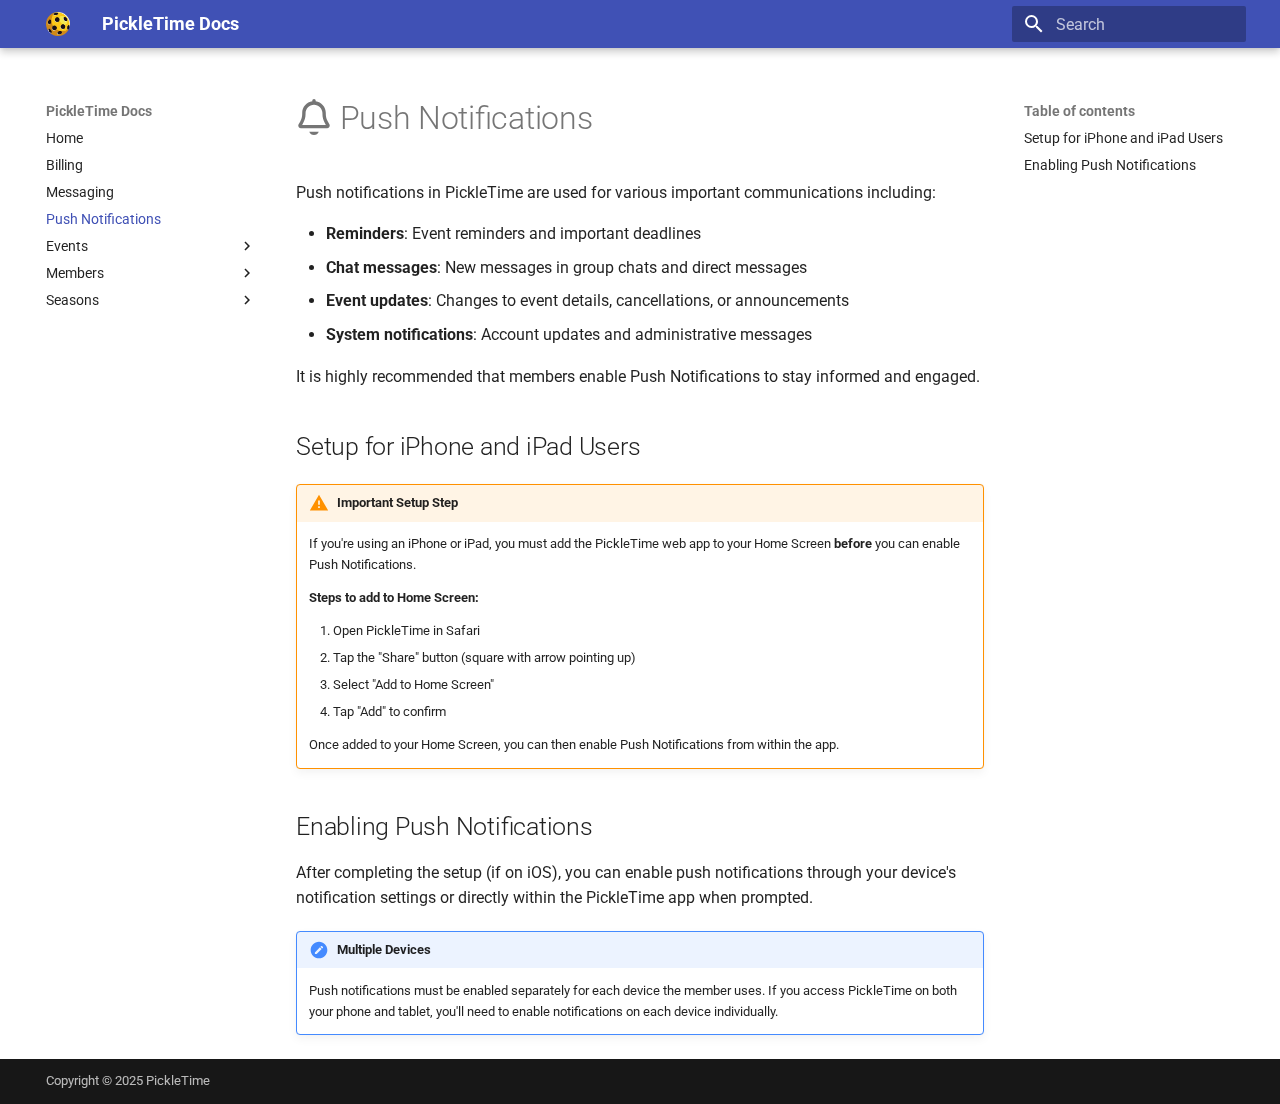
<file: push-notifications/index.html>
<!doctype html>
<html lang="en" class="no-js">
  <head>
    
      <meta charset="utf-8">
      <meta name="viewport" content="width=device-width,initial-scale=1">
      
      
      
      
        <link rel="prev" href="../messaging/">
      
      
        <link rel="next" href="../events/">
      
      
      <link rel="icon" href="../assets/images/favicon.png">
      <meta name="generator" content="mkdocs-1.6.1, mkdocs-material-9.6.17">
    
    
      
        <title>Push Notifications - PickleTime Docs</title>
      
    
    
      <link rel="stylesheet" href="../assets/stylesheets/main.7e37652d.min.css">
      
        
        <link rel="stylesheet" href="../assets/stylesheets/palette.06af60db.min.css">
      
      


    
    
      
    
    
      
        
        
        <link rel="preconnect" href="https://fonts.gstatic.com" crossorigin>
        <link rel="stylesheet" href="https://fonts.googleapis.com/css?family=Roboto:300,300i,400,400i,700,700i%7CRoboto+Mono:400,400i,700,700i&display=fallback">
        <style>:root{--md-text-font:"Roboto";--md-code-font:"Roboto Mono"}</style>
      
    
    
      <link rel="stylesheet" href="../stylesheets/extra.css">
    
    <script>__md_scope=new URL("..",location),__md_hash=e=>[...e].reduce(((e,_)=>(e<<5)-e+_.charCodeAt(0)),0),__md_get=(e,_=localStorage,t=__md_scope)=>JSON.parse(_.getItem(t.pathname+"."+e)),__md_set=(e,_,t=localStorage,a=__md_scope)=>{try{t.setItem(a.pathname+"."+e,JSON.stringify(_))}catch(e){}}</script>
    
      

    
    
    
  </head>
  
  
    
    
    
    
    
    <body dir="ltr" data-md-color-scheme="default" data-md-color-primary="indigo" data-md-color-accent="indigo">
  
    
    <input class="md-toggle" data-md-toggle="drawer" type="checkbox" id="__drawer" autocomplete="off">
    <input class="md-toggle" data-md-toggle="search" type="checkbox" id="__search" autocomplete="off">
    <label class="md-overlay" for="__drawer"></label>
    <div data-md-component="skip">
      
        
        <a href="#push-notifications" class="md-skip">
          Skip to content
        </a>
      
    </div>
    <div data-md-component="announce">
      
    </div>
    
    
      

  

<header class="md-header md-header--shadow" data-md-component="header">
  <nav class="md-header__inner md-grid" aria-label="Header">
    <a href=".." title="PickleTime Docs" class="md-header__button md-logo" aria-label="PickleTime Docs" data-md-component="logo">
      
  <img src="../images/ball-icon.webp" alt="logo">

    </a>
    <label class="md-header__button md-icon" for="__drawer">
      
      <svg xmlns="http://www.w3.org/2000/svg" viewBox="0 0 24 24"><path d="M3 6h18v2H3zm0 5h18v2H3zm0 5h18v2H3z"/></svg>
    </label>
    <div class="md-header__title" data-md-component="header-title">
      <div class="md-header__ellipsis">
        <div class="md-header__topic">
          <span class="md-ellipsis">
            PickleTime Docs
          </span>
        </div>
        <div class="md-header__topic" data-md-component="header-topic">
          <span class="md-ellipsis">
            
              Push Notifications
            
          </span>
        </div>
      </div>
    </div>
    
      
    
    
    
    
      
      
        <label class="md-header__button md-icon" for="__search">
          
          <svg xmlns="http://www.w3.org/2000/svg" viewBox="0 0 24 24"><path d="M9.5 3A6.5 6.5 0 0 1 16 9.5c0 1.61-.59 3.09-1.56 4.23l.27.27h.79l5 5-1.5 1.5-5-5v-.79l-.27-.27A6.52 6.52 0 0 1 9.5 16 6.5 6.5 0 0 1 3 9.5 6.5 6.5 0 0 1 9.5 3m0 2C7 5 5 7 5 9.5S7 14 9.5 14 14 12 14 9.5 12 5 9.5 5"/></svg>
        </label>
        <div class="md-search" data-md-component="search" role="dialog">
  <label class="md-search__overlay" for="__search"></label>
  <div class="md-search__inner" role="search">
    <form class="md-search__form" name="search">
      <input type="text" class="md-search__input" name="query" aria-label="Search" placeholder="Search" autocapitalize="off" autocorrect="off" autocomplete="off" spellcheck="false" data-md-component="search-query" required>
      <label class="md-search__icon md-icon" for="__search">
        
        <svg xmlns="http://www.w3.org/2000/svg" viewBox="0 0 24 24"><path d="M9.5 3A6.5 6.5 0 0 1 16 9.5c0 1.61-.59 3.09-1.56 4.23l.27.27h.79l5 5-1.5 1.5-5-5v-.79l-.27-.27A6.52 6.52 0 0 1 9.5 16 6.5 6.5 0 0 1 3 9.5 6.5 6.5 0 0 1 9.5 3m0 2C7 5 5 7 5 9.5S7 14 9.5 14 14 12 14 9.5 12 5 9.5 5"/></svg>
        
        <svg xmlns="http://www.w3.org/2000/svg" viewBox="0 0 24 24"><path d="M20 11v2H8l5.5 5.5-1.42 1.42L4.16 12l7.92-7.92L13.5 5.5 8 11z"/></svg>
      </label>
      <nav class="md-search__options" aria-label="Search">
        
        <button type="reset" class="md-search__icon md-icon" title="Clear" aria-label="Clear" tabindex="-1">
          
          <svg xmlns="http://www.w3.org/2000/svg" viewBox="0 0 24 24"><path d="M19 6.41 17.59 5 12 10.59 6.41 5 5 6.41 10.59 12 5 17.59 6.41 19 12 13.41 17.59 19 19 17.59 13.41 12z"/></svg>
        </button>
      </nav>
      
    </form>
    <div class="md-search__output">
      <div class="md-search__scrollwrap" tabindex="0" data-md-scrollfix>
        <div class="md-search-result" data-md-component="search-result">
          <div class="md-search-result__meta">
            Initializing search
          </div>
          <ol class="md-search-result__list" role="presentation"></ol>
        </div>
      </div>
    </div>
  </div>
</div>
      
    
    
  </nav>
  
</header>
    
    <div class="md-container" data-md-component="container">
      
      
        
          
        
      
      <main class="md-main" data-md-component="main">
        <div class="md-main__inner md-grid">
          
            
              
              <div class="md-sidebar md-sidebar--primary" data-md-component="sidebar" data-md-type="navigation" >
                <div class="md-sidebar__scrollwrap">
                  <div class="md-sidebar__inner">
                    



<nav class="md-nav md-nav--primary" aria-label="Navigation" data-md-level="0">
  <label class="md-nav__title" for="__drawer">
    <a href=".." title="PickleTime Docs" class="md-nav__button md-logo" aria-label="PickleTime Docs" data-md-component="logo">
      
  <img src="../images/ball-icon.webp" alt="logo">

    </a>
    PickleTime Docs
  </label>
  
  <ul class="md-nav__list" data-md-scrollfix>
    
      
      
  
  
  
  
    <li class="md-nav__item">
      <a href=".." class="md-nav__link">
        
  
  
  <span class="md-ellipsis">
    Home
    
  </span>
  

      </a>
    </li>
  

    
      
      
  
  
  
  
    <li class="md-nav__item">
      <a href="../billing/" class="md-nav__link">
        
  
  
  <span class="md-ellipsis">
    Billing
    
  </span>
  

      </a>
    </li>
  

    
      
      
  
  
  
  
    <li class="md-nav__item">
      <a href="../messaging/" class="md-nav__link">
        
  
  
  <span class="md-ellipsis">
    Messaging
    
  </span>
  

      </a>
    </li>
  

    
      
      
  
  
    
  
  
  
    <li class="md-nav__item md-nav__item--active">
      
      <input class="md-nav__toggle md-toggle" type="checkbox" id="__toc">
      
      
        
      
      
        <label class="md-nav__link md-nav__link--active" for="__toc">
          
  
  
  <span class="md-ellipsis">
    Push Notifications
    
  </span>
  

          <span class="md-nav__icon md-icon"></span>
        </label>
      
      <a href="./" class="md-nav__link md-nav__link--active">
        
  
  
  <span class="md-ellipsis">
    Push Notifications
    
  </span>
  

      </a>
      
        

<nav class="md-nav md-nav--secondary" aria-label="Table of contents">
  
  
  
    
  
  
    <label class="md-nav__title" for="__toc">
      <span class="md-nav__icon md-icon"></span>
      Table of contents
    </label>
    <ul class="md-nav__list" data-md-component="toc" data-md-scrollfix>
      
        <li class="md-nav__item">
  <a href="#setup-for-iphone-and-ipad-users" class="md-nav__link">
    <span class="md-ellipsis">
      Setup for iPhone and iPad Users
    </span>
  </a>
  
</li>
      
        <li class="md-nav__item">
  <a href="#enabling-push-notifications" class="md-nav__link">
    <span class="md-ellipsis">
      Enabling Push Notifications
    </span>
  </a>
  
</li>
      
    </ul>
  
</nav>
      
    </li>
  

    
      
      
  
  
  
  
    
    
    
    
    
    <li class="md-nav__item md-nav__item--nested">
      
        
        
        <input class="md-nav__toggle md-toggle " type="checkbox" id="__nav_5" >
        
          
          <label class="md-nav__link" for="__nav_5" id="__nav_5_label" tabindex="0">
            
  
  
  <span class="md-ellipsis">
    Events
    
  </span>
  

            <span class="md-nav__icon md-icon"></span>
          </label>
        
        <nav class="md-nav" data-md-level="1" aria-labelledby="__nav_5_label" aria-expanded="false">
          <label class="md-nav__title" for="__nav_5">
            <span class="md-nav__icon md-icon"></span>
            Events
          </label>
          <ul class="md-nav__list" data-md-scrollfix>
            
              
                
  
  
  
  
    <li class="md-nav__item">
      <a href="../events/" class="md-nav__link">
        
  
  
  <span class="md-ellipsis">
    Events
    
  </span>
  

      </a>
    </li>
  

              
            
              
                
  
  
  
  
    <li class="md-nav__item">
      <a href="../events/events-management/" class="md-nav__link">
        
  
  
  <span class="md-ellipsis">
    Events Management
    
  </span>
  

      </a>
    </li>
  

              
            
              
                
  
  
  
  
    <li class="md-nav__item">
      <a href="../events/events-settings/" class="md-nav__link">
        
  
  
  <span class="md-ellipsis">
    Events Settings
    
  </span>
  

      </a>
    </li>
  

              
            
              
                
  
  
  
  
    <li class="md-nav__item">
      <a href="../events/recurring-events/" class="md-nav__link">
        
  
  
  <span class="md-ellipsis">
    Recurring Events
    
  </span>
  

      </a>
    </li>
  

              
            
          </ul>
        </nav>
      
    </li>
  

    
      
      
  
  
  
  
    
    
    
    
    
    <li class="md-nav__item md-nav__item--nested">
      
        
        
        <input class="md-nav__toggle md-toggle " type="checkbox" id="__nav_6" >
        
          
          <label class="md-nav__link" for="__nav_6" id="__nav_6_label" tabindex="0">
            
  
  
  <span class="md-ellipsis">
    Members
    
  </span>
  

            <span class="md-nav__icon md-icon"></span>
          </label>
        
        <nav class="md-nav" data-md-level="1" aria-labelledby="__nav_6_label" aria-expanded="false">
          <label class="md-nav__title" for="__nav_6">
            <span class="md-nav__icon md-icon"></span>
            Members
          </label>
          <ul class="md-nav__list" data-md-scrollfix>
            
              
                
  
  
  
  
    <li class="md-nav__item">
      <a href="../members/" class="md-nav__link">
        
  
  
  <span class="md-ellipsis">
    Members management
    
  </span>
  

      </a>
    </li>
  

              
            
              
                
  
  
  
  
    <li class="md-nav__item">
      <a href="../members/groups/" class="md-nav__link">
        
  
  
  <span class="md-ellipsis">
    Groups
    
  </span>
  

      </a>
    </li>
  

              
            
              
                
  
  
  
  
    <li class="md-nav__item">
      <a href="../members/player-levels/" class="md-nav__link">
        
  
  
  <span class="md-ellipsis">
    Player Levels
    
  </span>
  

      </a>
    </li>
  

              
            
          </ul>
        </nav>
      
    </li>
  

    
      
      
  
  
  
  
    
    
    
    
    
    <li class="md-nav__item md-nav__item--nested">
      
        
        
        <input class="md-nav__toggle md-toggle " type="checkbox" id="__nav_7" >
        
          
          <label class="md-nav__link" for="__nav_7" id="__nav_7_label" tabindex="0">
            
  
  
  <span class="md-ellipsis">
    Seasons
    
  </span>
  

            <span class="md-nav__icon md-icon"></span>
          </label>
        
        <nav class="md-nav" data-md-level="1" aria-labelledby="__nav_7_label" aria-expanded="false">
          <label class="md-nav__title" for="__nav_7">
            <span class="md-nav__icon md-icon"></span>
            Seasons
          </label>
          <ul class="md-nav__list" data-md-scrollfix>
            
              
                
  
  
  
  
    <li class="md-nav__item">
      <a href="../seasons/" class="md-nav__link">
        
  
  
  <span class="md-ellipsis">
    Seasons
    
  </span>
  

      </a>
    </li>
  

              
            
          </ul>
        </nav>
      
    </li>
  

    
  </ul>
</nav>
                  </div>
                </div>
              </div>
            
            
              
              <div class="md-sidebar md-sidebar--secondary" data-md-component="sidebar" data-md-type="toc" >
                <div class="md-sidebar__scrollwrap">
                  <div class="md-sidebar__inner">
                    

<nav class="md-nav md-nav--secondary" aria-label="Table of contents">
  
  
  
    
  
  
    <label class="md-nav__title" for="__toc">
      <span class="md-nav__icon md-icon"></span>
      Table of contents
    </label>
    <ul class="md-nav__list" data-md-component="toc" data-md-scrollfix>
      
        <li class="md-nav__item">
  <a href="#setup-for-iphone-and-ipad-users" class="md-nav__link">
    <span class="md-ellipsis">
      Setup for iPhone and iPad Users
    </span>
  </a>
  
</li>
      
        <li class="md-nav__item">
  <a href="#enabling-push-notifications" class="md-nav__link">
    <span class="md-ellipsis">
      Enabling Push Notifications
    </span>
  </a>
  
</li>
      
    </ul>
  
</nav>
                  </div>
                </div>
              </div>
            
          
          
            <div class="md-content" data-md-component="content">
              <article class="md-content__inner md-typeset">
                
                  



<h1 id="push-notifications"><span class="twemoji"><svg xmlns="http://www.w3.org/2000/svg" viewBox="0 0 448 512"><!--! Font Awesome Free 7.0.0 by @fontawesome - https://fontawesome.com License - https://fontawesome.com/license/free (Icons: CC BY 4.0, Fonts: SIL OFL 1.1, Code: MIT License) Copyright 2025 Fonticons, Inc.--><path fill="currentColor" d="M224 0c-13.3 0-24 10.7-24 24v9.7C118.6 45.3 56 115.4 56 200v14.5c0 37.7-10 74.7-29 107.3L5.1 359.2C1.8 365 0 371.5 0 378.2 0 399.1 16.9 416 37.8 416h372.4c20.9 0 37.8-16.9 37.8-37.8 0-6.7-1.8-13.3-5.1-19L421 321.7c-19-32.6-29-69.6-29-107.3v-14.5c0-84.6-62.6-154.7-144-166.3v-9.7c0-13.3-10.7-24-24-24zm168.4 368H55.5l12.9-22.1C91.7 306 104 260.6 104 214.5V200c0-66.3 53.7-120 120-120s120 53.7 120 120v14.5c0 46.2 12.3 91.5 35.5 131.4zm-236.3 96c9.9 28 36.6 48 67.9 48s58-20 67.9-48z"/></svg></span> Push Notifications<a class="headerlink" href="#push-notifications" title="Permanent link">&para;</a></h1>
<p>Push notifications in PickleTime are used for various important communications including:</p>
<ul>
<li><strong>Reminders</strong>: Event reminders and important deadlines</li>
<li><strong>Chat messages</strong>: New messages in group chats and direct messages</li>
<li><strong>Event updates</strong>: Changes to event details, cancellations, or announcements</li>
<li><strong>System notifications</strong>: Account updates and administrative messages</li>
</ul>
<p>It is highly recommended that members enable Push Notifications to stay informed and engaged.</p>
<h2 id="setup-for-iphone-and-ipad-users">Setup for iPhone and iPad Users<a class="headerlink" href="#setup-for-iphone-and-ipad-users" title="Permanent link">&para;</a></h2>
<div class="admonition warning">
<p class="admonition-title">Important Setup Step</p>
<p>If you're using an iPhone or iPad, you must add the PickleTime web app to your Home Screen <strong>before</strong> you can enable Push Notifications.</p>
<p><strong>Steps to add to Home Screen:</strong></p>
<ol>
<li>Open PickleTime in Safari</li>
<li>Tap the "Share" button (square with arrow pointing up)</li>
<li>Select "Add to Home Screen"</li>
<li>Tap "Add" to confirm</li>
</ol>
<p>Once added to your Home Screen, you can then enable Push Notifications from within the app.</p>
</div>
<h2 id="enabling-push-notifications">Enabling Push Notifications<a class="headerlink" href="#enabling-push-notifications" title="Permanent link">&para;</a></h2>
<p>After completing the setup (if on iOS), you can enable push notifications through your device's notification settings or directly within the PickleTime app when prompted.</p>
<div class="admonition note">
<p class="admonition-title">Multiple Devices</p>
<p>Push notifications must be enabled separately for each device the member uses. If you access PickleTime on both your phone and tablet, you'll need to enable notifications on each device individually.</p>
</div>












                
              </article>
            </div>
          
          
<script>var target=document.getElementById(location.hash.slice(1));target&&target.name&&(target.checked=target.name.startsWith("__tabbed_"))</script>
        </div>
        
      </main>
      
        <footer class="md-footer">
  
  <div class="md-footer-meta md-typeset">
    <div class="md-footer-meta__inner md-grid">
      <div class="md-copyright">
  
    <div class="md-copyright__highlight">
      Copyright &copy; 2025 PickleTime
    </div>
  
  
</div>
      
    </div>
  </div>
</footer>
      
    </div>
    <div class="md-dialog" data-md-component="dialog">
      <div class="md-dialog__inner md-typeset"></div>
    </div>
    
    
    
      
      <script id="__config" type="application/json">{"base": "..", "features": [], "search": "../assets/javascripts/workers/search.973d3a69.min.js", "tags": null, "translations": {"clipboard.copied": "Copied to clipboard", "clipboard.copy": "Copy to clipboard", "search.result.more.one": "1 more on this page", "search.result.more.other": "# more on this page", "search.result.none": "No matching documents", "search.result.one": "1 matching document", "search.result.other": "# matching documents", "search.result.placeholder": "Type to start searching", "search.result.term.missing": "Missing", "select.version": "Select version"}, "version": null}</script>
    
    
      <script src="../assets/javascripts/bundle.92b07e13.min.js"></script>
      
    
  </body>
</html>
</file>
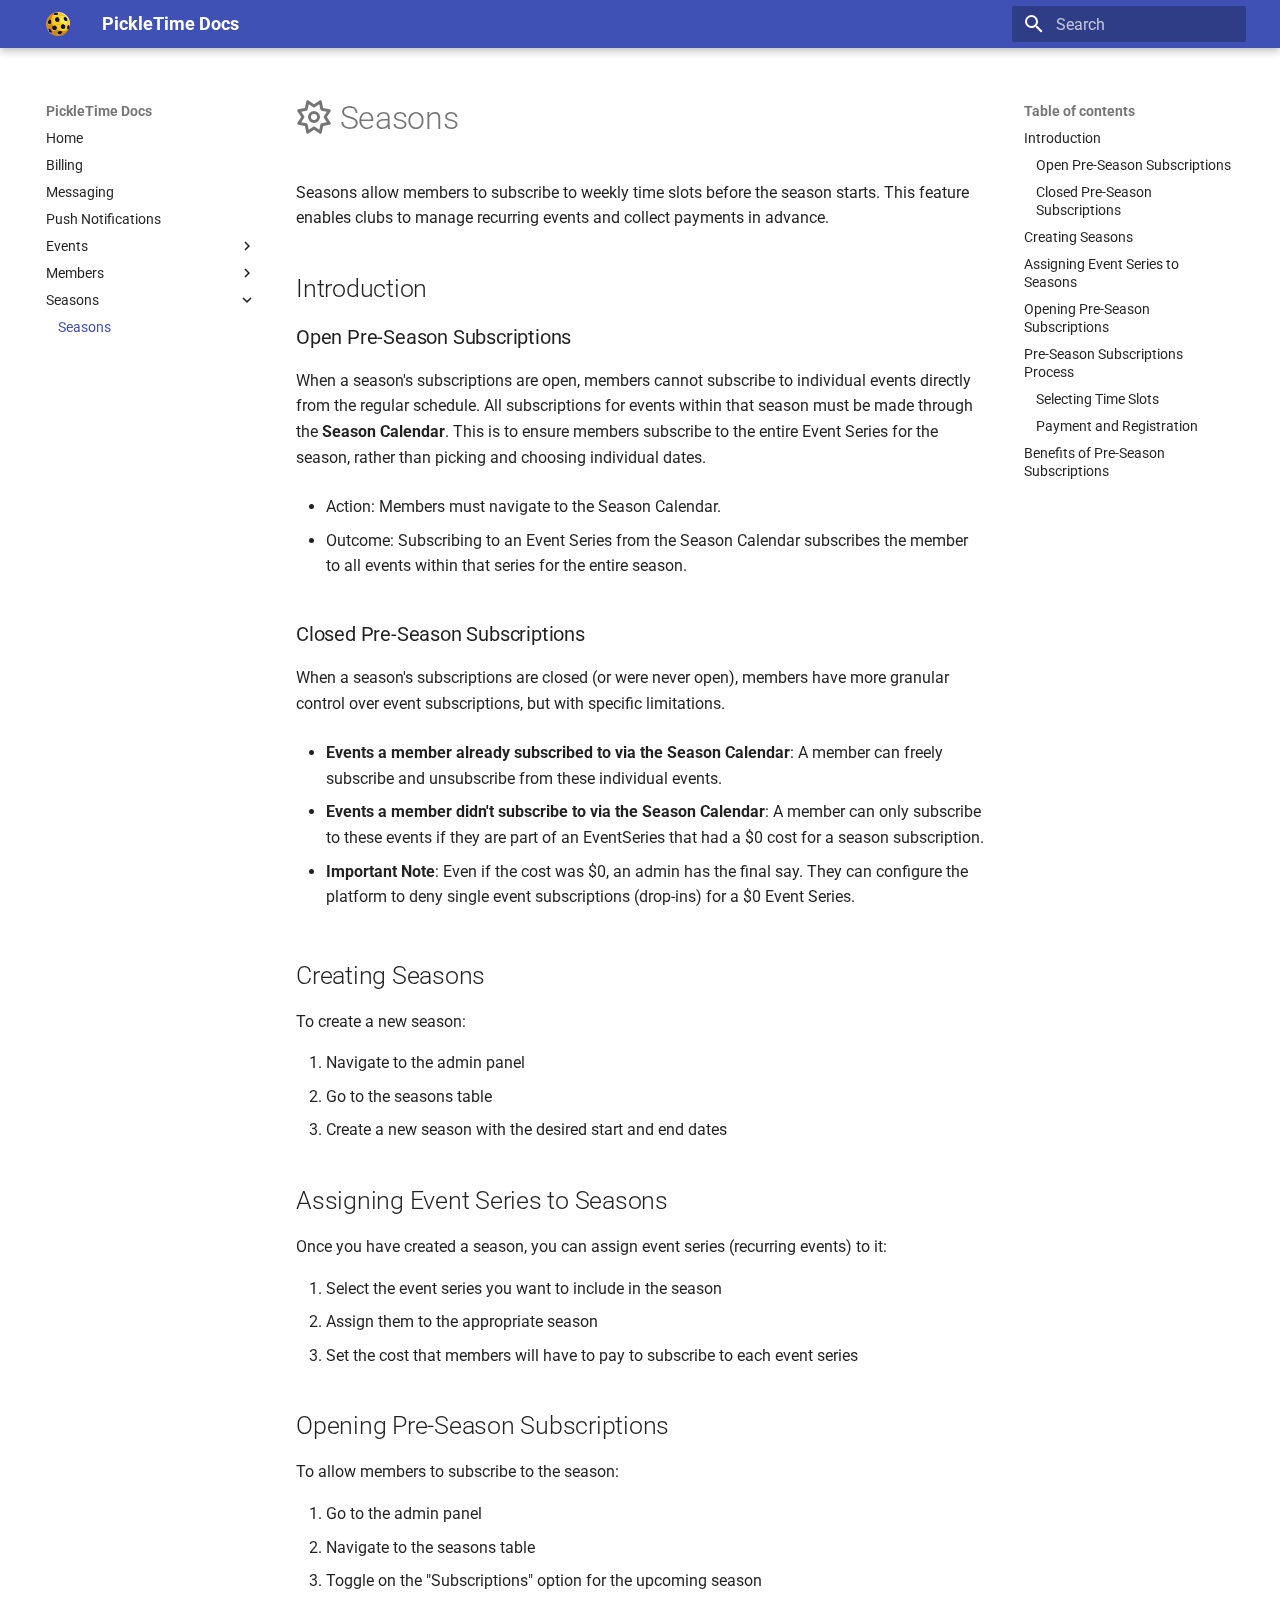
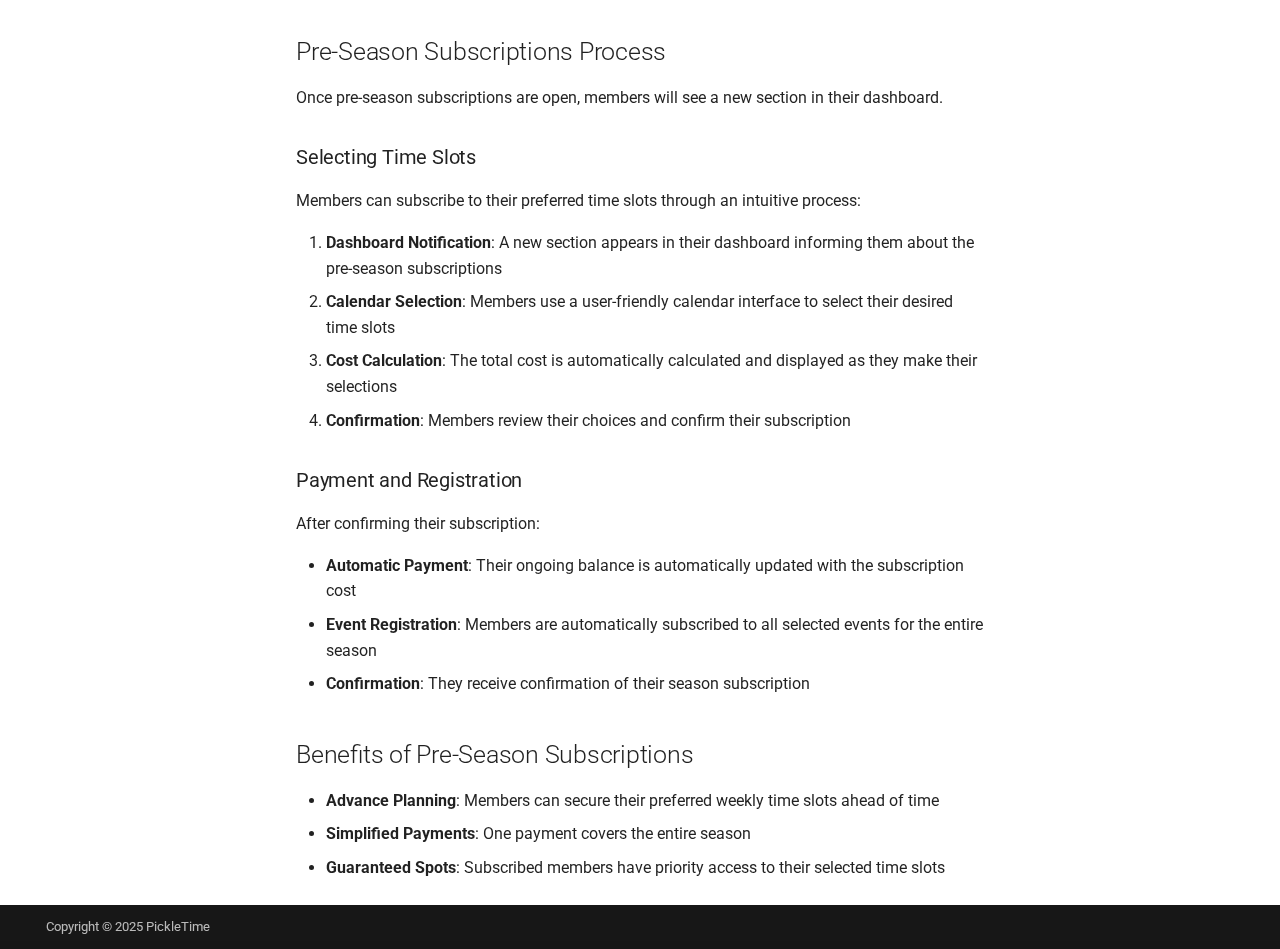
<file: seasons/index.html>
<!doctype html>
<html lang="en" class="no-js">
  <head>
    
      <meta charset="utf-8">
      <meta name="viewport" content="width=device-width,initial-scale=1">
      
      
      
      
        <link rel="prev" href="../members/player-levels/">
      
      
      
      <link rel="icon" href="../assets/images/favicon.png">
      <meta name="generator" content="mkdocs-1.6.1, mkdocs-material-9.6.17">
    
    
      
        <title>Seasons - PickleTime Docs</title>
      
    
    
      <link rel="stylesheet" href="../assets/stylesheets/main.7e37652d.min.css">
      
        
        <link rel="stylesheet" href="../assets/stylesheets/palette.06af60db.min.css">
      
      


    
    
      
    
    
      
        
        
        <link rel="preconnect" href="https://fonts.gstatic.com" crossorigin>
        <link rel="stylesheet" href="https://fonts.googleapis.com/css?family=Roboto:300,300i,400,400i,700,700i%7CRoboto+Mono:400,400i,700,700i&display=fallback">
        <style>:root{--md-text-font:"Roboto";--md-code-font:"Roboto Mono"}</style>
      
    
    
      <link rel="stylesheet" href="../stylesheets/extra.css">
    
    <script>__md_scope=new URL("..",location),__md_hash=e=>[...e].reduce(((e,_)=>(e<<5)-e+_.charCodeAt(0)),0),__md_get=(e,_=localStorage,t=__md_scope)=>JSON.parse(_.getItem(t.pathname+"."+e)),__md_set=(e,_,t=localStorage,a=__md_scope)=>{try{t.setItem(a.pathname+"."+e,JSON.stringify(_))}catch(e){}}</script>
    
      

    
    
    
  </head>
  
  
    
    
    
    
    
    <body dir="ltr" data-md-color-scheme="default" data-md-color-primary="indigo" data-md-color-accent="indigo">
  
    
    <input class="md-toggle" data-md-toggle="drawer" type="checkbox" id="__drawer" autocomplete="off">
    <input class="md-toggle" data-md-toggle="search" type="checkbox" id="__search" autocomplete="off">
    <label class="md-overlay" for="__drawer"></label>
    <div data-md-component="skip">
      
        
        <a href="#seasons" class="md-skip">
          Skip to content
        </a>
      
    </div>
    <div data-md-component="announce">
      
    </div>
    
    
      

  

<header class="md-header md-header--shadow" data-md-component="header">
  <nav class="md-header__inner md-grid" aria-label="Header">
    <a href=".." title="PickleTime Docs" class="md-header__button md-logo" aria-label="PickleTime Docs" data-md-component="logo">
      
  <img src="../images/ball-icon.webp" alt="logo">

    </a>
    <label class="md-header__button md-icon" for="__drawer">
      
      <svg xmlns="http://www.w3.org/2000/svg" viewBox="0 0 24 24"><path d="M3 6h18v2H3zm0 5h18v2H3zm0 5h18v2H3z"/></svg>
    </label>
    <div class="md-header__title" data-md-component="header-title">
      <div class="md-header__ellipsis">
        <div class="md-header__topic">
          <span class="md-ellipsis">
            PickleTime Docs
          </span>
        </div>
        <div class="md-header__topic" data-md-component="header-topic">
          <span class="md-ellipsis">
            
              Seasons
            
          </span>
        </div>
      </div>
    </div>
    
      
    
    
    
    
      
      
        <label class="md-header__button md-icon" for="__search">
          
          <svg xmlns="http://www.w3.org/2000/svg" viewBox="0 0 24 24"><path d="M9.5 3A6.5 6.5 0 0 1 16 9.5c0 1.61-.59 3.09-1.56 4.23l.27.27h.79l5 5-1.5 1.5-5-5v-.79l-.27-.27A6.52 6.52 0 0 1 9.5 16 6.5 6.5 0 0 1 3 9.5 6.5 6.5 0 0 1 9.5 3m0 2C7 5 5 7 5 9.5S7 14 9.5 14 14 12 14 9.5 12 5 9.5 5"/></svg>
        </label>
        <div class="md-search" data-md-component="search" role="dialog">
  <label class="md-search__overlay" for="__search"></label>
  <div class="md-search__inner" role="search">
    <form class="md-search__form" name="search">
      <input type="text" class="md-search__input" name="query" aria-label="Search" placeholder="Search" autocapitalize="off" autocorrect="off" autocomplete="off" spellcheck="false" data-md-component="search-query" required>
      <label class="md-search__icon md-icon" for="__search">
        
        <svg xmlns="http://www.w3.org/2000/svg" viewBox="0 0 24 24"><path d="M9.5 3A6.5 6.5 0 0 1 16 9.5c0 1.61-.59 3.09-1.56 4.23l.27.27h.79l5 5-1.5 1.5-5-5v-.79l-.27-.27A6.52 6.52 0 0 1 9.5 16 6.5 6.5 0 0 1 3 9.5 6.5 6.5 0 0 1 9.5 3m0 2C7 5 5 7 5 9.5S7 14 9.5 14 14 12 14 9.5 12 5 9.5 5"/></svg>
        
        <svg xmlns="http://www.w3.org/2000/svg" viewBox="0 0 24 24"><path d="M20 11v2H8l5.5 5.5-1.42 1.42L4.16 12l7.92-7.92L13.5 5.5 8 11z"/></svg>
      </label>
      <nav class="md-search__options" aria-label="Search">
        
        <button type="reset" class="md-search__icon md-icon" title="Clear" aria-label="Clear" tabindex="-1">
          
          <svg xmlns="http://www.w3.org/2000/svg" viewBox="0 0 24 24"><path d="M19 6.41 17.59 5 12 10.59 6.41 5 5 6.41 10.59 12 5 17.59 6.41 19 12 13.41 17.59 19 19 17.59 13.41 12z"/></svg>
        </button>
      </nav>
      
    </form>
    <div class="md-search__output">
      <div class="md-search__scrollwrap" tabindex="0" data-md-scrollfix>
        <div class="md-search-result" data-md-component="search-result">
          <div class="md-search-result__meta">
            Initializing search
          </div>
          <ol class="md-search-result__list" role="presentation"></ol>
        </div>
      </div>
    </div>
  </div>
</div>
      
    
    
  </nav>
  
</header>
    
    <div class="md-container" data-md-component="container">
      
      
        
          
        
      
      <main class="md-main" data-md-component="main">
        <div class="md-main__inner md-grid">
          
            
              
              <div class="md-sidebar md-sidebar--primary" data-md-component="sidebar" data-md-type="navigation" >
                <div class="md-sidebar__scrollwrap">
                  <div class="md-sidebar__inner">
                    



<nav class="md-nav md-nav--primary" aria-label="Navigation" data-md-level="0">
  <label class="md-nav__title" for="__drawer">
    <a href=".." title="PickleTime Docs" class="md-nav__button md-logo" aria-label="PickleTime Docs" data-md-component="logo">
      
  <img src="../images/ball-icon.webp" alt="logo">

    </a>
    PickleTime Docs
  </label>
  
  <ul class="md-nav__list" data-md-scrollfix>
    
      
      
  
  
  
  
    <li class="md-nav__item">
      <a href=".." class="md-nav__link">
        
  
  
  <span class="md-ellipsis">
    Home
    
  </span>
  

      </a>
    </li>
  

    
      
      
  
  
  
  
    <li class="md-nav__item">
      <a href="../billing/" class="md-nav__link">
        
  
  
  <span class="md-ellipsis">
    Billing
    
  </span>
  

      </a>
    </li>
  

    
      
      
  
  
  
  
    <li class="md-nav__item">
      <a href="../messaging/" class="md-nav__link">
        
  
  
  <span class="md-ellipsis">
    Messaging
    
  </span>
  

      </a>
    </li>
  

    
      
      
  
  
  
  
    <li class="md-nav__item">
      <a href="../push-notifications/" class="md-nav__link">
        
  
  
  <span class="md-ellipsis">
    Push Notifications
    
  </span>
  

      </a>
    </li>
  

    
      
      
  
  
  
  
    
    
    
    
    
    <li class="md-nav__item md-nav__item--nested">
      
        
        
        <input class="md-nav__toggle md-toggle " type="checkbox" id="__nav_5" >
        
          
          <label class="md-nav__link" for="__nav_5" id="__nav_5_label" tabindex="0">
            
  
  
  <span class="md-ellipsis">
    Events
    
  </span>
  

            <span class="md-nav__icon md-icon"></span>
          </label>
        
        <nav class="md-nav" data-md-level="1" aria-labelledby="__nav_5_label" aria-expanded="false">
          <label class="md-nav__title" for="__nav_5">
            <span class="md-nav__icon md-icon"></span>
            Events
          </label>
          <ul class="md-nav__list" data-md-scrollfix>
            
              
                
  
  
  
  
    <li class="md-nav__item">
      <a href="../events/" class="md-nav__link">
        
  
  
  <span class="md-ellipsis">
    Events
    
  </span>
  

      </a>
    </li>
  

              
            
              
                
  
  
  
  
    <li class="md-nav__item">
      <a href="../events/events-management/" class="md-nav__link">
        
  
  
  <span class="md-ellipsis">
    Events Management
    
  </span>
  

      </a>
    </li>
  

              
            
              
                
  
  
  
  
    <li class="md-nav__item">
      <a href="../events/events-settings/" class="md-nav__link">
        
  
  
  <span class="md-ellipsis">
    Events Settings
    
  </span>
  

      </a>
    </li>
  

              
            
              
                
  
  
  
  
    <li class="md-nav__item">
      <a href="../events/recurring-events/" class="md-nav__link">
        
  
  
  <span class="md-ellipsis">
    Recurring Events
    
  </span>
  

      </a>
    </li>
  

              
            
          </ul>
        </nav>
      
    </li>
  

    
      
      
  
  
  
  
    
    
    
    
    
    <li class="md-nav__item md-nav__item--nested">
      
        
        
        <input class="md-nav__toggle md-toggle " type="checkbox" id="__nav_6" >
        
          
          <label class="md-nav__link" for="__nav_6" id="__nav_6_label" tabindex="0">
            
  
  
  <span class="md-ellipsis">
    Members
    
  </span>
  

            <span class="md-nav__icon md-icon"></span>
          </label>
        
        <nav class="md-nav" data-md-level="1" aria-labelledby="__nav_6_label" aria-expanded="false">
          <label class="md-nav__title" for="__nav_6">
            <span class="md-nav__icon md-icon"></span>
            Members
          </label>
          <ul class="md-nav__list" data-md-scrollfix>
            
              
                
  
  
  
  
    <li class="md-nav__item">
      <a href="../members/" class="md-nav__link">
        
  
  
  <span class="md-ellipsis">
    Members management
    
  </span>
  

      </a>
    </li>
  

              
            
              
                
  
  
  
  
    <li class="md-nav__item">
      <a href="../members/groups/" class="md-nav__link">
        
  
  
  <span class="md-ellipsis">
    Groups
    
  </span>
  

      </a>
    </li>
  

              
            
              
                
  
  
  
  
    <li class="md-nav__item">
      <a href="../members/player-levels/" class="md-nav__link">
        
  
  
  <span class="md-ellipsis">
    Player Levels
    
  </span>
  

      </a>
    </li>
  

              
            
          </ul>
        </nav>
      
    </li>
  

    
      
      
  
  
    
  
  
  
    
    
    
    
    
    <li class="md-nav__item md-nav__item--active md-nav__item--nested">
      
        
        
        <input class="md-nav__toggle md-toggle " type="checkbox" id="__nav_7" checked>
        
          
          <label class="md-nav__link" for="__nav_7" id="__nav_7_label" tabindex="0">
            
  
  
  <span class="md-ellipsis">
    Seasons
    
  </span>
  

            <span class="md-nav__icon md-icon"></span>
          </label>
        
        <nav class="md-nav" data-md-level="1" aria-labelledby="__nav_7_label" aria-expanded="true">
          <label class="md-nav__title" for="__nav_7">
            <span class="md-nav__icon md-icon"></span>
            Seasons
          </label>
          <ul class="md-nav__list" data-md-scrollfix>
            
              
                
  
  
    
  
  
  
    <li class="md-nav__item md-nav__item--active">
      
      <input class="md-nav__toggle md-toggle" type="checkbox" id="__toc">
      
      
        
      
      
        <label class="md-nav__link md-nav__link--active" for="__toc">
          
  
  
  <span class="md-ellipsis">
    Seasons
    
  </span>
  

          <span class="md-nav__icon md-icon"></span>
        </label>
      
      <a href="./" class="md-nav__link md-nav__link--active">
        
  
  
  <span class="md-ellipsis">
    Seasons
    
  </span>
  

      </a>
      
        

<nav class="md-nav md-nav--secondary" aria-label="Table of contents">
  
  
  
    
  
  
    <label class="md-nav__title" for="__toc">
      <span class="md-nav__icon md-icon"></span>
      Table of contents
    </label>
    <ul class="md-nav__list" data-md-component="toc" data-md-scrollfix>
      
        <li class="md-nav__item">
  <a href="#introduction" class="md-nav__link">
    <span class="md-ellipsis">
      Introduction
    </span>
  </a>
  
    <nav class="md-nav" aria-label="Introduction">
      <ul class="md-nav__list">
        
          <li class="md-nav__item">
  <a href="#open-pre-season-subscriptions" class="md-nav__link">
    <span class="md-ellipsis">
      Open Pre-Season Subscriptions
    </span>
  </a>
  
</li>
        
          <li class="md-nav__item">
  <a href="#closed-pre-season-subscriptions" class="md-nav__link">
    <span class="md-ellipsis">
      Closed Pre-Season Subscriptions
    </span>
  </a>
  
</li>
        
      </ul>
    </nav>
  
</li>
      
        <li class="md-nav__item">
  <a href="#creating-seasons" class="md-nav__link">
    <span class="md-ellipsis">
      Creating Seasons
    </span>
  </a>
  
</li>
      
        <li class="md-nav__item">
  <a href="#assigning-event-series-to-seasons" class="md-nav__link">
    <span class="md-ellipsis">
      Assigning Event Series to Seasons
    </span>
  </a>
  
</li>
      
        <li class="md-nav__item">
  <a href="#opening-pre-season-subscriptions" class="md-nav__link">
    <span class="md-ellipsis">
      Opening Pre-Season Subscriptions
    </span>
  </a>
  
</li>
      
        <li class="md-nav__item">
  <a href="#pre-season-subscriptions-process" class="md-nav__link">
    <span class="md-ellipsis">
      Pre-Season Subscriptions Process
    </span>
  </a>
  
    <nav class="md-nav" aria-label="Pre-Season Subscriptions Process">
      <ul class="md-nav__list">
        
          <li class="md-nav__item">
  <a href="#selecting-time-slots" class="md-nav__link">
    <span class="md-ellipsis">
      Selecting Time Slots
    </span>
  </a>
  
</li>
        
          <li class="md-nav__item">
  <a href="#payment-and-registration" class="md-nav__link">
    <span class="md-ellipsis">
      Payment and Registration
    </span>
  </a>
  
</li>
        
      </ul>
    </nav>
  
</li>
      
        <li class="md-nav__item">
  <a href="#benefits-of-pre-season-subscriptions" class="md-nav__link">
    <span class="md-ellipsis">
      Benefits of Pre-Season Subscriptions
    </span>
  </a>
  
</li>
      
    </ul>
  
</nav>
      
    </li>
  

              
            
          </ul>
        </nav>
      
    </li>
  

    
  </ul>
</nav>
                  </div>
                </div>
              </div>
            
            
              
              <div class="md-sidebar md-sidebar--secondary" data-md-component="sidebar" data-md-type="toc" >
                <div class="md-sidebar__scrollwrap">
                  <div class="md-sidebar__inner">
                    

<nav class="md-nav md-nav--secondary" aria-label="Table of contents">
  
  
  
    
  
  
    <label class="md-nav__title" for="__toc">
      <span class="md-nav__icon md-icon"></span>
      Table of contents
    </label>
    <ul class="md-nav__list" data-md-component="toc" data-md-scrollfix>
      
        <li class="md-nav__item">
  <a href="#introduction" class="md-nav__link">
    <span class="md-ellipsis">
      Introduction
    </span>
  </a>
  
    <nav class="md-nav" aria-label="Introduction">
      <ul class="md-nav__list">
        
          <li class="md-nav__item">
  <a href="#open-pre-season-subscriptions" class="md-nav__link">
    <span class="md-ellipsis">
      Open Pre-Season Subscriptions
    </span>
  </a>
  
</li>
        
          <li class="md-nav__item">
  <a href="#closed-pre-season-subscriptions" class="md-nav__link">
    <span class="md-ellipsis">
      Closed Pre-Season Subscriptions
    </span>
  </a>
  
</li>
        
      </ul>
    </nav>
  
</li>
      
        <li class="md-nav__item">
  <a href="#creating-seasons" class="md-nav__link">
    <span class="md-ellipsis">
      Creating Seasons
    </span>
  </a>
  
</li>
      
        <li class="md-nav__item">
  <a href="#assigning-event-series-to-seasons" class="md-nav__link">
    <span class="md-ellipsis">
      Assigning Event Series to Seasons
    </span>
  </a>
  
</li>
      
        <li class="md-nav__item">
  <a href="#opening-pre-season-subscriptions" class="md-nav__link">
    <span class="md-ellipsis">
      Opening Pre-Season Subscriptions
    </span>
  </a>
  
</li>
      
        <li class="md-nav__item">
  <a href="#pre-season-subscriptions-process" class="md-nav__link">
    <span class="md-ellipsis">
      Pre-Season Subscriptions Process
    </span>
  </a>
  
    <nav class="md-nav" aria-label="Pre-Season Subscriptions Process">
      <ul class="md-nav__list">
        
          <li class="md-nav__item">
  <a href="#selecting-time-slots" class="md-nav__link">
    <span class="md-ellipsis">
      Selecting Time Slots
    </span>
  </a>
  
</li>
        
          <li class="md-nav__item">
  <a href="#payment-and-registration" class="md-nav__link">
    <span class="md-ellipsis">
      Payment and Registration
    </span>
  </a>
  
</li>
        
      </ul>
    </nav>
  
</li>
      
        <li class="md-nav__item">
  <a href="#benefits-of-pre-season-subscriptions" class="md-nav__link">
    <span class="md-ellipsis">
      Benefits of Pre-Season Subscriptions
    </span>
  </a>
  
</li>
      
    </ul>
  
</nav>
                  </div>
                </div>
              </div>
            
          
          
            <div class="md-content" data-md-component="content">
              <article class="md-content__inner md-typeset">
                
                  



<h1 id="seasons"><span class="twemoji"><svg xmlns="http://www.w3.org/2000/svg" viewBox="0 0 576 512"><!--! Font Awesome Free 7.0.0 by @fontawesome - https://fontawesome.com License - https://fontawesome.com/license/free (Icons: CC BY 4.0, Fonts: SIL OFL 1.1, Code: MIT License) Copyright 2025 Fonticons, Inc.--><path fill="currentColor" d="M200.6-7.9c-6.7-4.4-15.1-5.2-22.5-2.2S165.4-.5 163.9 7.3L143 110.6 39.7 131.4c-7.8 1.6-14.4 7-17.4 14.3s-2.2 15.8 2.2 22.5L82.7 256l-58.2 87.8c-4.4 6.7-5.2 15.1-2.2 22.5s9.6 12.8 17.4 14.3L143 401.4l20.9 103.3c1.6 7.8 7 14.4 14.3 17.4s15.8 2.2 22.5-2.2l87.8-58.2 87.8 58.2c6.7 4.4 15.1 5.2 22.5 2.2s12.8-9.6 14.3-17.4L434 401.5l103.2-20.9c7.8-1.6 14.4-7 17.4-14.3s2.2-15.8-2.2-22.5L494.2 256l58.2-87.8c4.4-6.7 5.2-15.1 2.2-22.5s-9.6-12.8-17.4-14.3l-103.4-20.8L413 7.3c-1.6-7.8-7-14.3-14.4-17.4s-15.8-2.2-22.5 2.2l-87.7 58.2zm-13.7 143.6 17-83.9 71.3 47.3c8 5.3 18.5 5.3 26.5 0L373 51.8l17 83.9c1.9 9.5 9.3 16.8 18.8 18.8l83.9 17-47.3 71.3c-5.3 8-5.3 18.5 0 26.5l47.3 71.3-83.9 17c-9.5 1.9-16.9 9.3-18.8 18.8l-17 83.9-71.3-47.3c-8-5.3-18.5-5.3-26.5 0l-71.3 47.3-17-83.9c-1.9-9.5-9.3-16.9-18.8-18.8l-83.9-17 47.3-71.3c5.3-8 5.3-18.5 0-26.5l-47.3-71.3 83.9-17c9.5-1.9 16.8-9.3 18.8-18.8M239.6 256a48.4 48.4 0 1 1 96.8 0 48.4 48.4 0 1 1-96.8 0m144.8 0a96.4 96.4 0 1 0-192.8 0 96.4 96.4 0 1 0 192.8 0"/></svg></span> Seasons<a class="headerlink" href="#seasons" title="Permanent link">&para;</a></h1>
<p>Seasons allow members to subscribe to weekly time slots before the season starts. This feature enables clubs to manage recurring events and collect payments in advance.</p>
<h2 id="introduction">Introduction<a class="headerlink" href="#introduction" title="Permanent link">&para;</a></h2>
<h3 id="open-pre-season-subscriptions">Open Pre-Season Subscriptions<a class="headerlink" href="#open-pre-season-subscriptions" title="Permanent link">&para;</a></h3>
<p>When a season's subscriptions are open, members cannot subscribe to individual events directly from the regular schedule. All subscriptions for events within that season must be made through the <strong>Season Calendar</strong>. This is to ensure members subscribe to the entire Event Series for the season, rather than picking and choosing individual dates.</p>
<ul>
<li>
<p>Action: Members must navigate to the Season Calendar.</p>
</li>
<li>
<p>Outcome: Subscribing to an Event Series from the Season Calendar subscribes the member to all events within that series for the entire season.</p>
</li>
</ul>
<h3 id="closed-pre-season-subscriptions">Closed Pre-Season Subscriptions<a class="headerlink" href="#closed-pre-season-subscriptions" title="Permanent link">&para;</a></h3>
<p>When a season's subscriptions are closed (or were never open), members have more granular control over event subscriptions, but with specific limitations.</p>
<ul>
<li>
<p><strong>Events a member already subscribed to via the Season Calendar</strong>: A member can freely subscribe and unsubscribe from these individual events.</p>
</li>
<li>
<p><strong>Events a member didn't subscribe to via the Season Calendar</strong>: A member can only subscribe to these events if they are part of an EventSeries that had a $0 cost for a season subscription.</p>
</li>
<li>
<p><strong>Important Note</strong>: Even if the cost was $0, an admin has the final say. They can configure the platform to deny single event subscriptions (drop-ins) for a $0 Event Series.</p>
</li>
</ul>
<h2 id="creating-seasons">Creating Seasons<a class="headerlink" href="#creating-seasons" title="Permanent link">&para;</a></h2>
<p>To create a new season:</p>
<ol>
<li>Navigate to the admin panel</li>
<li>Go to the seasons table</li>
<li>Create a new season with the desired start and end dates</li>
</ol>
<h2 id="assigning-event-series-to-seasons">Assigning Event Series to Seasons<a class="headerlink" href="#assigning-event-series-to-seasons" title="Permanent link">&para;</a></h2>
<p>Once you have created a season, you can assign event series (recurring events) to it:</p>
<ol>
<li>Select the event series you want to include in the season</li>
<li>Assign them to the appropriate season</li>
<li>Set the cost that members will have to pay to subscribe to each event series</li>
</ol>
<h2 id="opening-pre-season-subscriptions">Opening Pre-Season Subscriptions<a class="headerlink" href="#opening-pre-season-subscriptions" title="Permanent link">&para;</a></h2>
<p>To allow members to subscribe to the season:</p>
<ol>
<li>Go to the admin panel</li>
<li>Navigate to the seasons table</li>
<li>Toggle on the "Subscriptions" option for the upcoming season</li>
</ol>
<h2 id="pre-season-subscriptions-process">Pre-Season Subscriptions Process<a class="headerlink" href="#pre-season-subscriptions-process" title="Permanent link">&para;</a></h2>
<p>Once pre-season subscriptions are open, members will see a new section in their dashboard.</p>
<h3 id="selecting-time-slots">Selecting Time Slots<a class="headerlink" href="#selecting-time-slots" title="Permanent link">&para;</a></h3>
<p>Members can subscribe to their preferred time slots through an intuitive process:</p>
<ol>
<li><strong>Dashboard Notification</strong>: A new section appears in their dashboard informing them about the pre-season subscriptions</li>
<li><strong>Calendar Selection</strong>: Members use a user-friendly calendar interface to select their desired time slots</li>
<li><strong>Cost Calculation</strong>: The total cost is automatically calculated and displayed as they make their selections</li>
<li><strong>Confirmation</strong>: Members review their choices and confirm their subscription</li>
</ol>
<h3 id="payment-and-registration">Payment and Registration<a class="headerlink" href="#payment-and-registration" title="Permanent link">&para;</a></h3>
<p>After confirming their subscription:</p>
<ul>
<li><strong>Automatic Payment</strong>: Their ongoing balance is automatically updated with the subscription cost</li>
<li><strong>Event Registration</strong>: Members are automatically subscribed to all selected events for the entire season</li>
<li><strong>Confirmation</strong>: They receive confirmation of their season subscription</li>
</ul>
<h2 id="benefits-of-pre-season-subscriptions">Benefits of Pre-Season Subscriptions<a class="headerlink" href="#benefits-of-pre-season-subscriptions" title="Permanent link">&para;</a></h2>
<ul>
<li><strong>Advance Planning</strong>: Members can secure their preferred weekly time slots ahead of time</li>
<li><strong>Simplified Payments</strong>: One payment covers the entire season</li>
<li><strong>Guaranteed Spots</strong>: Subscribed members have priority access to their selected time slots</li>
</ul>












                
              </article>
            </div>
          
          
<script>var target=document.getElementById(location.hash.slice(1));target&&target.name&&(target.checked=target.name.startsWith("__tabbed_"))</script>
        </div>
        
      </main>
      
        <footer class="md-footer">
  
  <div class="md-footer-meta md-typeset">
    <div class="md-footer-meta__inner md-grid">
      <div class="md-copyright">
  
    <div class="md-copyright__highlight">
      Copyright &copy; 2025 PickleTime
    </div>
  
  
</div>
      
    </div>
  </div>
</footer>
      
    </div>
    <div class="md-dialog" data-md-component="dialog">
      <div class="md-dialog__inner md-typeset"></div>
    </div>
    
    
    
      
      <script id="__config" type="application/json">{"base": "..", "features": [], "search": "../assets/javascripts/workers/search.973d3a69.min.js", "tags": null, "translations": {"clipboard.copied": "Copied to clipboard", "clipboard.copy": "Copy to clipboard", "search.result.more.one": "1 more on this page", "search.result.more.other": "# more on this page", "search.result.none": "No matching documents", "search.result.one": "1 matching document", "search.result.other": "# matching documents", "search.result.placeholder": "Type to start searching", "search.result.term.missing": "Missing", "select.version": "Select version"}, "version": null}</script>
    
    
      <script src="../assets/javascripts/bundle.92b07e13.min.js"></script>
      
    
  </body>
</html>
</file>
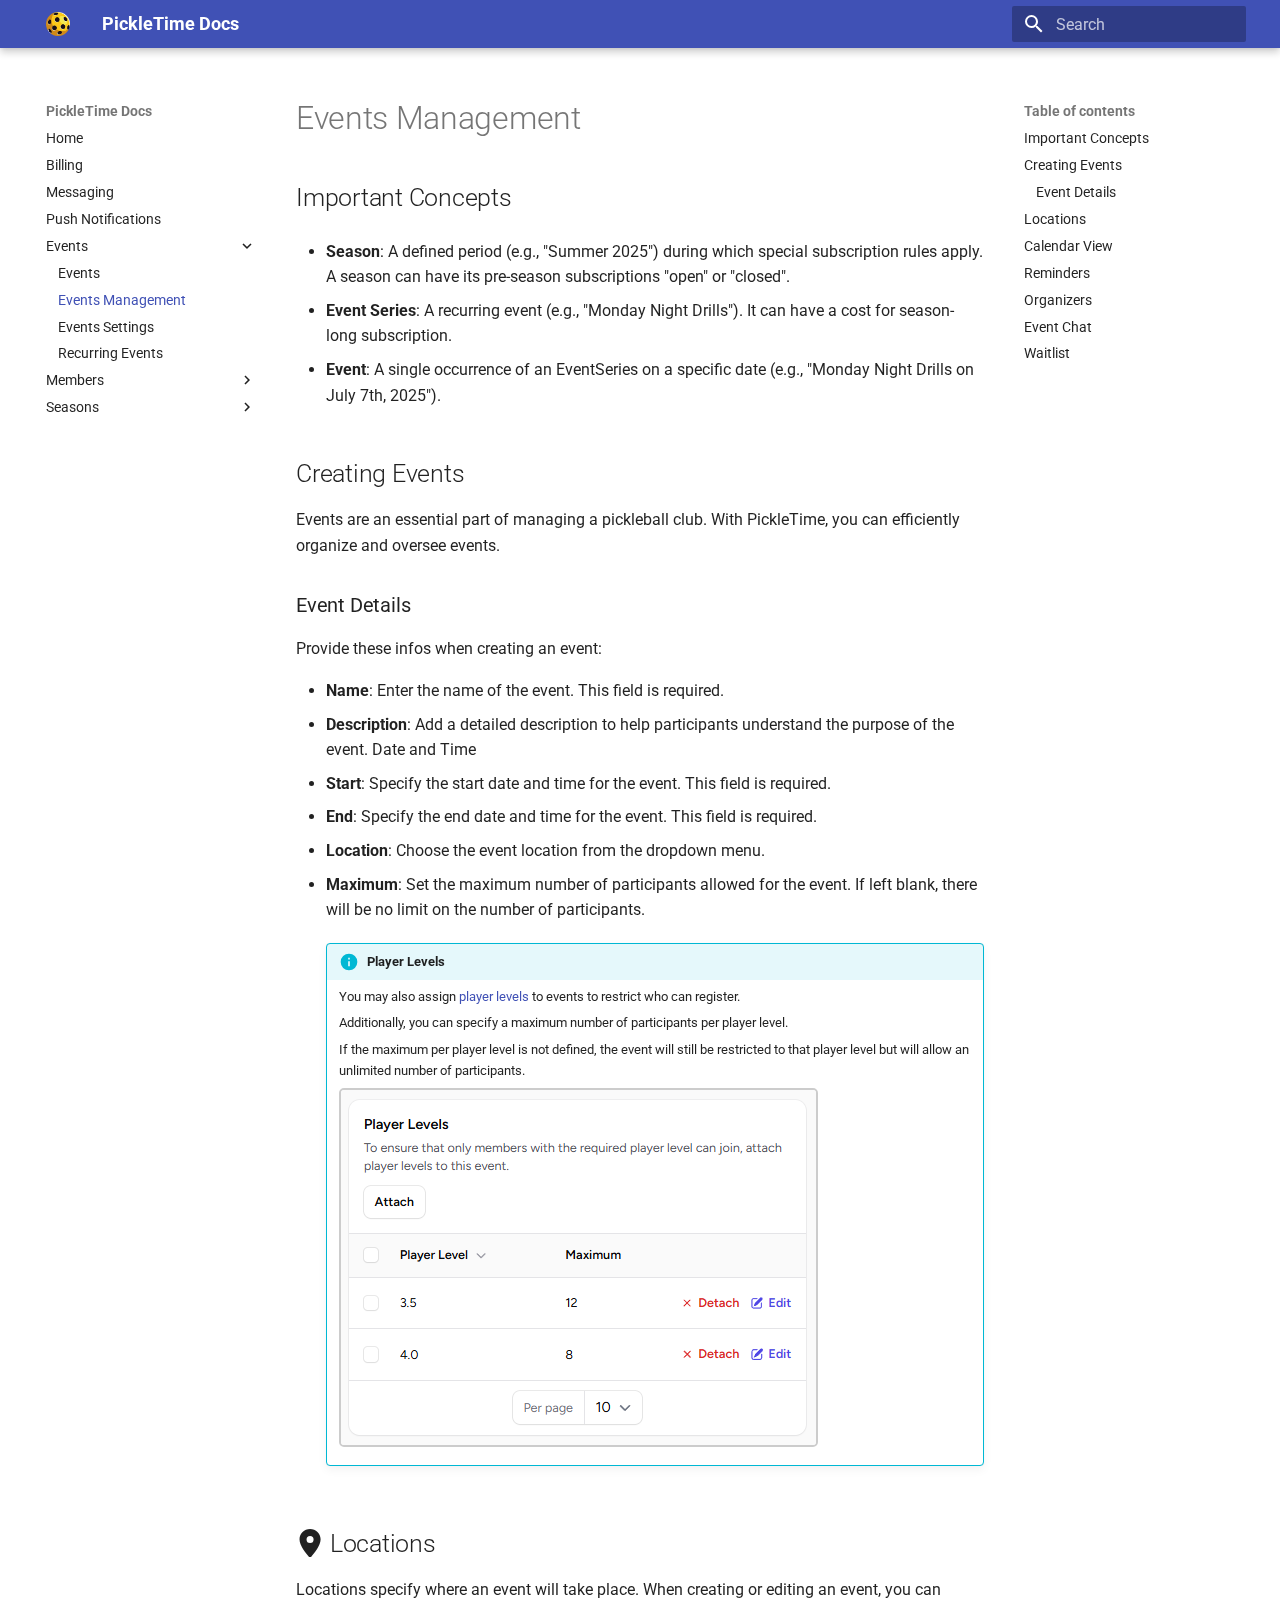
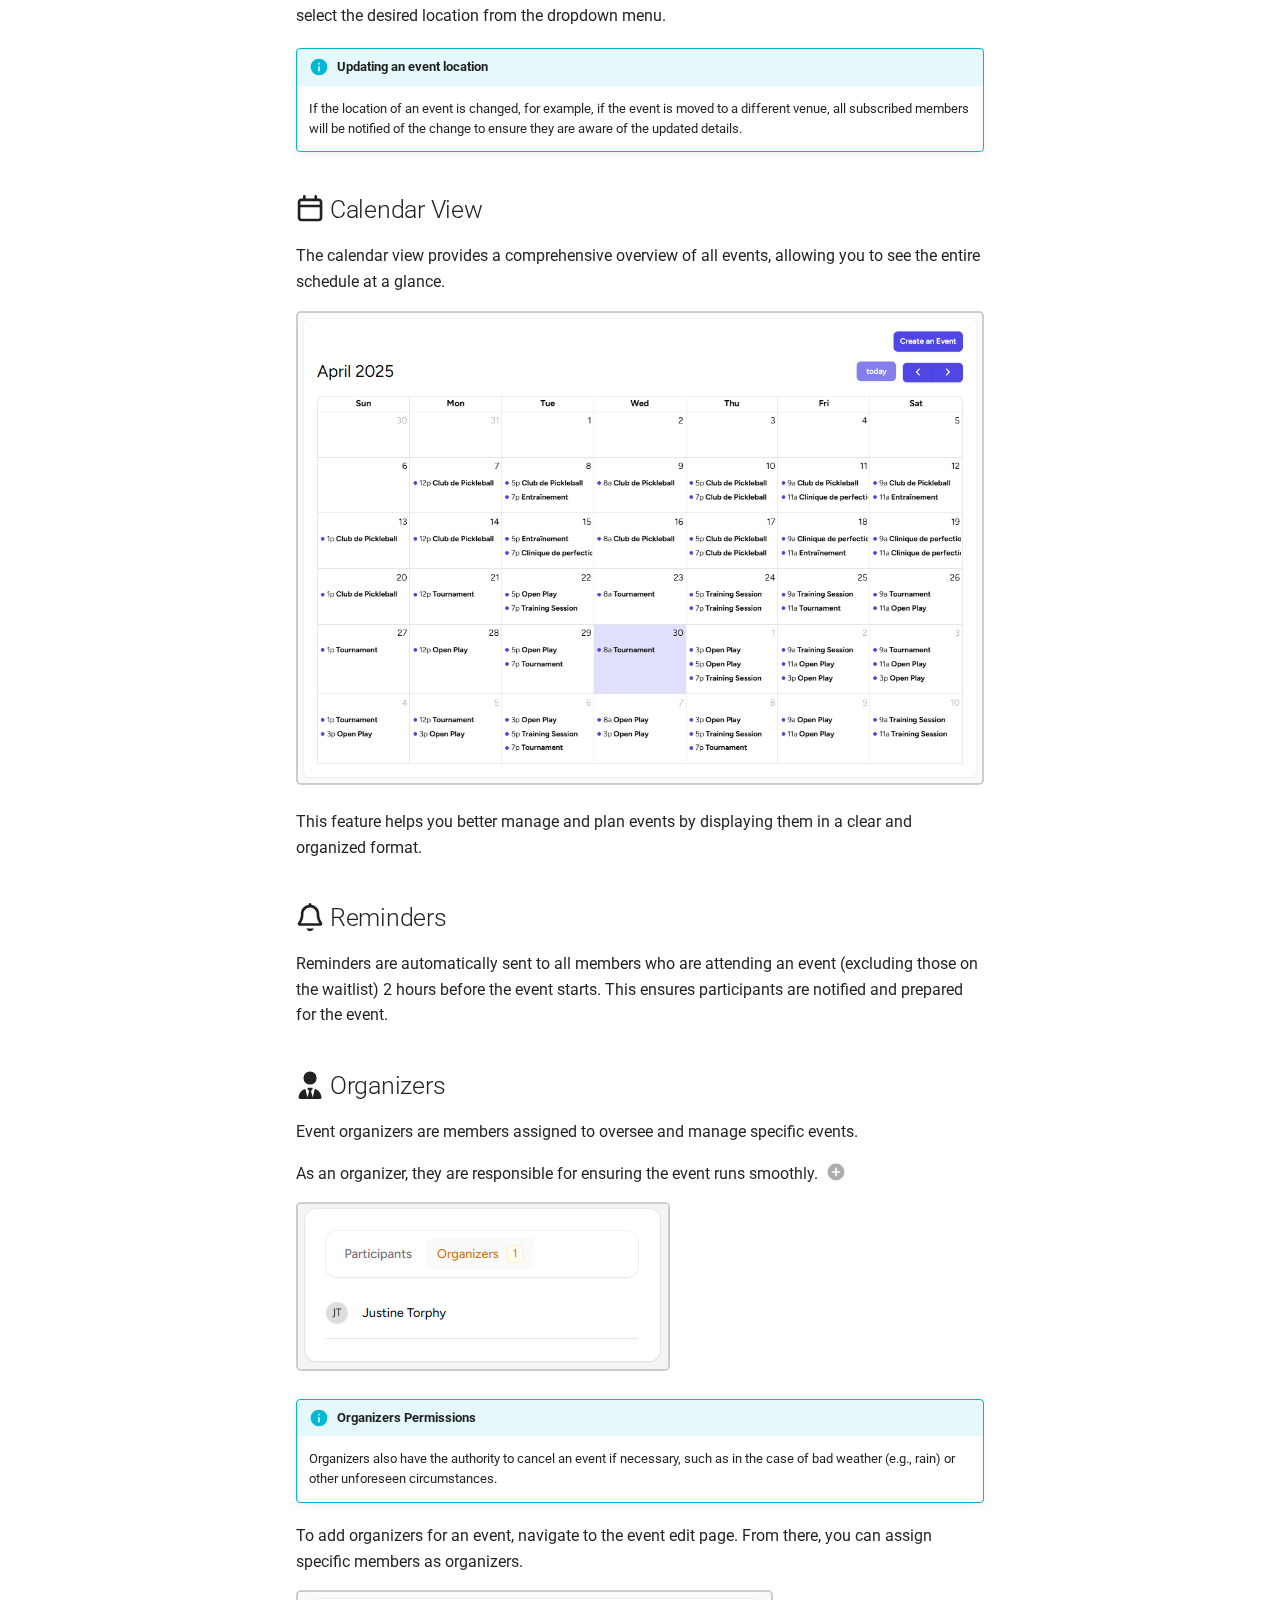
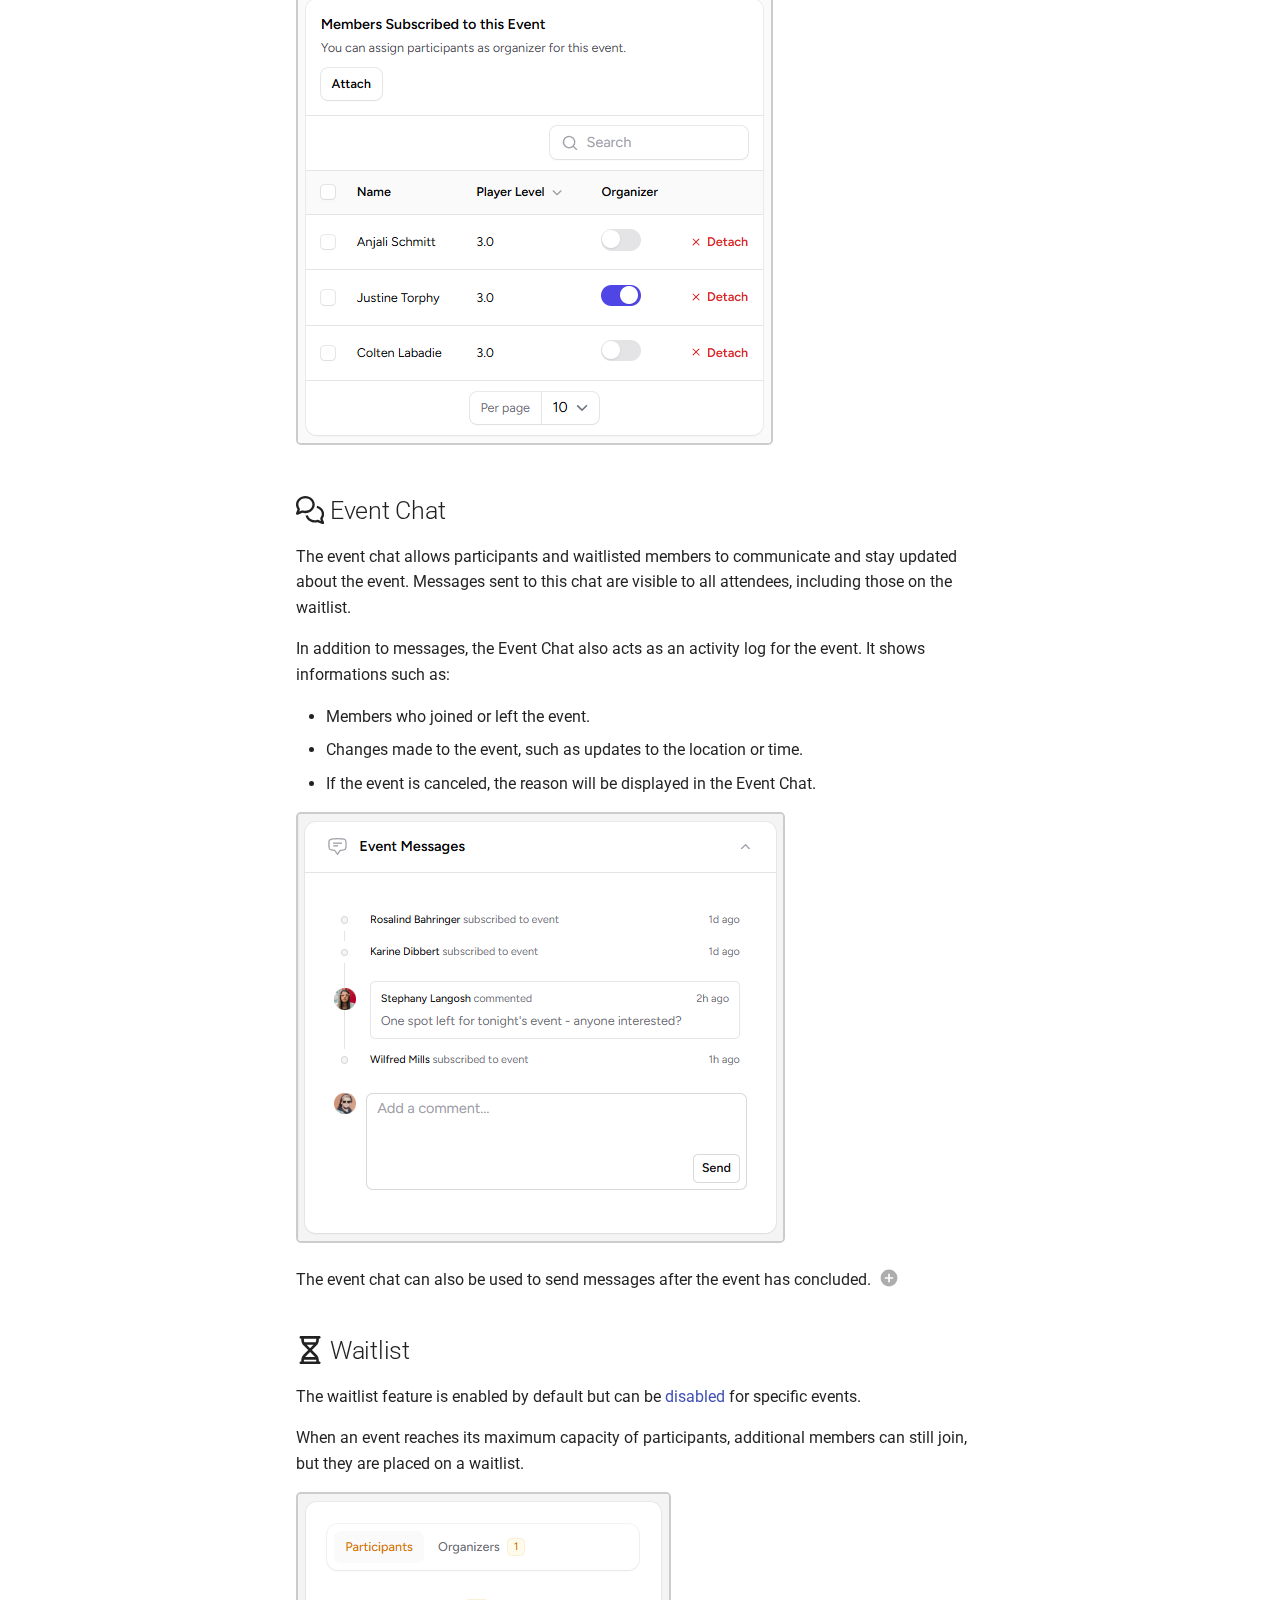
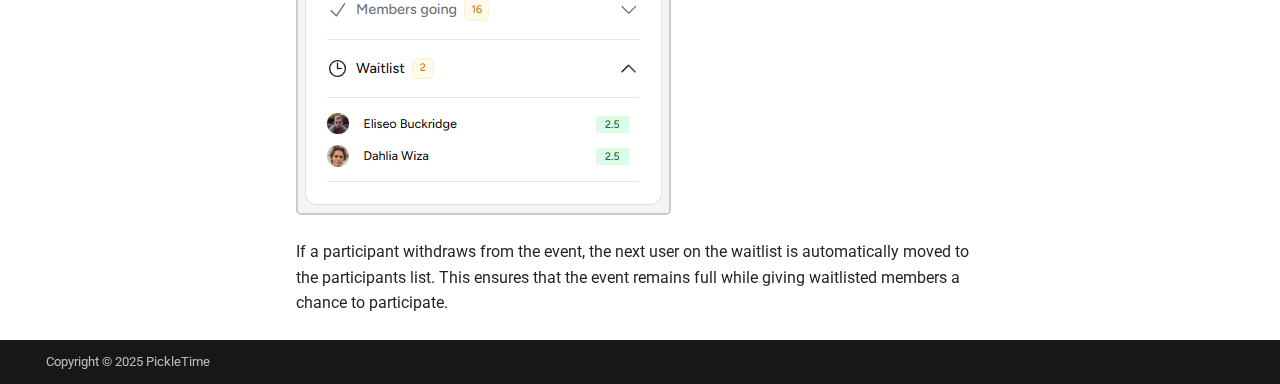
<file: events/events-management/index.html>
<!doctype html>
<html lang="en" class="no-js">
  <head>
    
      <meta charset="utf-8">
      <meta name="viewport" content="width=device-width,initial-scale=1">
      
      
      
      
        <link rel="prev" href="../">
      
      
        <link rel="next" href="../events-settings/">
      
      
      <link rel="icon" href="../../assets/images/favicon.png">
      <meta name="generator" content="mkdocs-1.6.1, mkdocs-material-9.6.17">
    
    
      
        <title>Events Management - PickleTime Docs</title>
      
    
    
      <link rel="stylesheet" href="../../assets/stylesheets/main.7e37652d.min.css">
      
        
        <link rel="stylesheet" href="../../assets/stylesheets/palette.06af60db.min.css">
      
      


    
    
      
    
    
      
        
        
        <link rel="preconnect" href="https://fonts.gstatic.com" crossorigin>
        <link rel="stylesheet" href="https://fonts.googleapis.com/css?family=Roboto:300,300i,400,400i,700,700i%7CRoboto+Mono:400,400i,700,700i&display=fallback">
        <style>:root{--md-text-font:"Roboto";--md-code-font:"Roboto Mono"}</style>
      
    
    
      <link rel="stylesheet" href="../../stylesheets/extra.css">
    
    <script>__md_scope=new URL("../..",location),__md_hash=e=>[...e].reduce(((e,_)=>(e<<5)-e+_.charCodeAt(0)),0),__md_get=(e,_=localStorage,t=__md_scope)=>JSON.parse(_.getItem(t.pathname+"."+e)),__md_set=(e,_,t=localStorage,a=__md_scope)=>{try{t.setItem(a.pathname+"."+e,JSON.stringify(_))}catch(e){}}</script>
    
      

    
    
    
  </head>
  
  
    
    
    
    
    
    <body dir="ltr" data-md-color-scheme="default" data-md-color-primary="indigo" data-md-color-accent="indigo">
  
    
    <input class="md-toggle" data-md-toggle="drawer" type="checkbox" id="__drawer" autocomplete="off">
    <input class="md-toggle" data-md-toggle="search" type="checkbox" id="__search" autocomplete="off">
    <label class="md-overlay" for="__drawer"></label>
    <div data-md-component="skip">
      
        
        <a href="#events-management" class="md-skip">
          Skip to content
        </a>
      
    </div>
    <div data-md-component="announce">
      
    </div>
    
    
      

  

<header class="md-header md-header--shadow" data-md-component="header">
  <nav class="md-header__inner md-grid" aria-label="Header">
    <a href="../.." title="PickleTime Docs" class="md-header__button md-logo" aria-label="PickleTime Docs" data-md-component="logo">
      
  <img src="../../images/ball-icon.webp" alt="logo">

    </a>
    <label class="md-header__button md-icon" for="__drawer">
      
      <svg xmlns="http://www.w3.org/2000/svg" viewBox="0 0 24 24"><path d="M3 6h18v2H3zm0 5h18v2H3zm0 5h18v2H3z"/></svg>
    </label>
    <div class="md-header__title" data-md-component="header-title">
      <div class="md-header__ellipsis">
        <div class="md-header__topic">
          <span class="md-ellipsis">
            PickleTime Docs
          </span>
        </div>
        <div class="md-header__topic" data-md-component="header-topic">
          <span class="md-ellipsis">
            
              Events Management
            
          </span>
        </div>
      </div>
    </div>
    
      
    
    
    
    
      
      
        <label class="md-header__button md-icon" for="__search">
          
          <svg xmlns="http://www.w3.org/2000/svg" viewBox="0 0 24 24"><path d="M9.5 3A6.5 6.5 0 0 1 16 9.5c0 1.61-.59 3.09-1.56 4.23l.27.27h.79l5 5-1.5 1.5-5-5v-.79l-.27-.27A6.52 6.52 0 0 1 9.5 16 6.5 6.5 0 0 1 3 9.5 6.5 6.5 0 0 1 9.5 3m0 2C7 5 5 7 5 9.5S7 14 9.5 14 14 12 14 9.5 12 5 9.5 5"/></svg>
        </label>
        <div class="md-search" data-md-component="search" role="dialog">
  <label class="md-search__overlay" for="__search"></label>
  <div class="md-search__inner" role="search">
    <form class="md-search__form" name="search">
      <input type="text" class="md-search__input" name="query" aria-label="Search" placeholder="Search" autocapitalize="off" autocorrect="off" autocomplete="off" spellcheck="false" data-md-component="search-query" required>
      <label class="md-search__icon md-icon" for="__search">
        
        <svg xmlns="http://www.w3.org/2000/svg" viewBox="0 0 24 24"><path d="M9.5 3A6.5 6.5 0 0 1 16 9.5c0 1.61-.59 3.09-1.56 4.23l.27.27h.79l5 5-1.5 1.5-5-5v-.79l-.27-.27A6.52 6.52 0 0 1 9.5 16 6.5 6.5 0 0 1 3 9.5 6.5 6.5 0 0 1 9.5 3m0 2C7 5 5 7 5 9.5S7 14 9.5 14 14 12 14 9.5 12 5 9.5 5"/></svg>
        
        <svg xmlns="http://www.w3.org/2000/svg" viewBox="0 0 24 24"><path d="M20 11v2H8l5.5 5.5-1.42 1.42L4.16 12l7.92-7.92L13.5 5.5 8 11z"/></svg>
      </label>
      <nav class="md-search__options" aria-label="Search">
        
        <button type="reset" class="md-search__icon md-icon" title="Clear" aria-label="Clear" tabindex="-1">
          
          <svg xmlns="http://www.w3.org/2000/svg" viewBox="0 0 24 24"><path d="M19 6.41 17.59 5 12 10.59 6.41 5 5 6.41 10.59 12 5 17.59 6.41 19 12 13.41 17.59 19 19 17.59 13.41 12z"/></svg>
        </button>
      </nav>
      
    </form>
    <div class="md-search__output">
      <div class="md-search__scrollwrap" tabindex="0" data-md-scrollfix>
        <div class="md-search-result" data-md-component="search-result">
          <div class="md-search-result__meta">
            Initializing search
          </div>
          <ol class="md-search-result__list" role="presentation"></ol>
        </div>
      </div>
    </div>
  </div>
</div>
      
    
    
  </nav>
  
</header>
    
    <div class="md-container" data-md-component="container">
      
      
        
          
        
      
      <main class="md-main" data-md-component="main">
        <div class="md-main__inner md-grid">
          
            
              
              <div class="md-sidebar md-sidebar--primary" data-md-component="sidebar" data-md-type="navigation" >
                <div class="md-sidebar__scrollwrap">
                  <div class="md-sidebar__inner">
                    



<nav class="md-nav md-nav--primary" aria-label="Navigation" data-md-level="0">
  <label class="md-nav__title" for="__drawer">
    <a href="../.." title="PickleTime Docs" class="md-nav__button md-logo" aria-label="PickleTime Docs" data-md-component="logo">
      
  <img src="../../images/ball-icon.webp" alt="logo">

    </a>
    PickleTime Docs
  </label>
  
  <ul class="md-nav__list" data-md-scrollfix>
    
      
      
  
  
  
  
    <li class="md-nav__item">
      <a href="../.." class="md-nav__link">
        
  
  
  <span class="md-ellipsis">
    Home
    
  </span>
  

      </a>
    </li>
  

    
      
      
  
  
  
  
    <li class="md-nav__item">
      <a href="../../billing/" class="md-nav__link">
        
  
  
  <span class="md-ellipsis">
    Billing
    
  </span>
  

      </a>
    </li>
  

    
      
      
  
  
  
  
    <li class="md-nav__item">
      <a href="../../messaging/" class="md-nav__link">
        
  
  
  <span class="md-ellipsis">
    Messaging
    
  </span>
  

      </a>
    </li>
  

    
      
      
  
  
  
  
    <li class="md-nav__item">
      <a href="../../push-notifications/" class="md-nav__link">
        
  
  
  <span class="md-ellipsis">
    Push Notifications
    
  </span>
  

      </a>
    </li>
  

    
      
      
  
  
    
  
  
  
    
    
    
    
    
    <li class="md-nav__item md-nav__item--active md-nav__item--nested">
      
        
        
        <input class="md-nav__toggle md-toggle " type="checkbox" id="__nav_5" checked>
        
          
          <label class="md-nav__link" for="__nav_5" id="__nav_5_label" tabindex="0">
            
  
  
  <span class="md-ellipsis">
    Events
    
  </span>
  

            <span class="md-nav__icon md-icon"></span>
          </label>
        
        <nav class="md-nav" data-md-level="1" aria-labelledby="__nav_5_label" aria-expanded="true">
          <label class="md-nav__title" for="__nav_5">
            <span class="md-nav__icon md-icon"></span>
            Events
          </label>
          <ul class="md-nav__list" data-md-scrollfix>
            
              
                
  
  
  
  
    <li class="md-nav__item">
      <a href="../" class="md-nav__link">
        
  
  
  <span class="md-ellipsis">
    Events
    
  </span>
  

      </a>
    </li>
  

              
            
              
                
  
  
    
  
  
  
    <li class="md-nav__item md-nav__item--active">
      
      <input class="md-nav__toggle md-toggle" type="checkbox" id="__toc">
      
      
        
      
      
        <label class="md-nav__link md-nav__link--active" for="__toc">
          
  
  
  <span class="md-ellipsis">
    Events Management
    
  </span>
  

          <span class="md-nav__icon md-icon"></span>
        </label>
      
      <a href="./" class="md-nav__link md-nav__link--active">
        
  
  
  <span class="md-ellipsis">
    Events Management
    
  </span>
  

      </a>
      
        

<nav class="md-nav md-nav--secondary" aria-label="Table of contents">
  
  
  
    
  
  
    <label class="md-nav__title" for="__toc">
      <span class="md-nav__icon md-icon"></span>
      Table of contents
    </label>
    <ul class="md-nav__list" data-md-component="toc" data-md-scrollfix>
      
        <li class="md-nav__item">
  <a href="#important-concepts" class="md-nav__link">
    <span class="md-ellipsis">
      Important Concepts
    </span>
  </a>
  
</li>
      
        <li class="md-nav__item">
  <a href="#creating-events" class="md-nav__link">
    <span class="md-ellipsis">
      Creating Events
    </span>
  </a>
  
    <nav class="md-nav" aria-label="Creating Events">
      <ul class="md-nav__list">
        
          <li class="md-nav__item">
  <a href="#event-details" class="md-nav__link">
    <span class="md-ellipsis">
      Event Details
    </span>
  </a>
  
</li>
        
      </ul>
    </nav>
  
</li>
      
        <li class="md-nav__item">
  <a href="#locations" class="md-nav__link">
    <span class="md-ellipsis">
      Locations
    </span>
  </a>
  
</li>
      
        <li class="md-nav__item">
  <a href="#calendar-view" class="md-nav__link">
    <span class="md-ellipsis">
      Calendar View
    </span>
  </a>
  
</li>
      
        <li class="md-nav__item">
  <a href="#reminders" class="md-nav__link">
    <span class="md-ellipsis">
      Reminders
    </span>
  </a>
  
</li>
      
        <li class="md-nav__item">
  <a href="#organizers" class="md-nav__link">
    <span class="md-ellipsis">
      Organizers
    </span>
  </a>
  
</li>
      
        <li class="md-nav__item">
  <a href="#event-chat" class="md-nav__link">
    <span class="md-ellipsis">
      Event Chat
    </span>
  </a>
  
</li>
      
        <li class="md-nav__item">
  <a href="#waitlist" class="md-nav__link">
    <span class="md-ellipsis">
      Waitlist
    </span>
  </a>
  
</li>
      
    </ul>
  
</nav>
      
    </li>
  

              
            
              
                
  
  
  
  
    <li class="md-nav__item">
      <a href="../events-settings/" class="md-nav__link">
        
  
  
  <span class="md-ellipsis">
    Events Settings
    
  </span>
  

      </a>
    </li>
  

              
            
              
                
  
  
  
  
    <li class="md-nav__item">
      <a href="../recurring-events/" class="md-nav__link">
        
  
  
  <span class="md-ellipsis">
    Recurring Events
    
  </span>
  

      </a>
    </li>
  

              
            
          </ul>
        </nav>
      
    </li>
  

    
      
      
  
  
  
  
    
    
    
    
    
    <li class="md-nav__item md-nav__item--nested">
      
        
        
        <input class="md-nav__toggle md-toggle " type="checkbox" id="__nav_6" >
        
          
          <label class="md-nav__link" for="__nav_6" id="__nav_6_label" tabindex="0">
            
  
  
  <span class="md-ellipsis">
    Members
    
  </span>
  

            <span class="md-nav__icon md-icon"></span>
          </label>
        
        <nav class="md-nav" data-md-level="1" aria-labelledby="__nav_6_label" aria-expanded="false">
          <label class="md-nav__title" for="__nav_6">
            <span class="md-nav__icon md-icon"></span>
            Members
          </label>
          <ul class="md-nav__list" data-md-scrollfix>
            
              
                
  
  
  
  
    <li class="md-nav__item">
      <a href="../../members/" class="md-nav__link">
        
  
  
  <span class="md-ellipsis">
    Members management
    
  </span>
  

      </a>
    </li>
  

              
            
              
                
  
  
  
  
    <li class="md-nav__item">
      <a href="../../members/groups/" class="md-nav__link">
        
  
  
  <span class="md-ellipsis">
    Groups
    
  </span>
  

      </a>
    </li>
  

              
            
              
                
  
  
  
  
    <li class="md-nav__item">
      <a href="../../members/player-levels/" class="md-nav__link">
        
  
  
  <span class="md-ellipsis">
    Player Levels
    
  </span>
  

      </a>
    </li>
  

              
            
          </ul>
        </nav>
      
    </li>
  

    
      
      
  
  
  
  
    
    
    
    
    
    <li class="md-nav__item md-nav__item--nested">
      
        
        
        <input class="md-nav__toggle md-toggle " type="checkbox" id="__nav_7" >
        
          
          <label class="md-nav__link" for="__nav_7" id="__nav_7_label" tabindex="0">
            
  
  
  <span class="md-ellipsis">
    Seasons
    
  </span>
  

            <span class="md-nav__icon md-icon"></span>
          </label>
        
        <nav class="md-nav" data-md-level="1" aria-labelledby="__nav_7_label" aria-expanded="false">
          <label class="md-nav__title" for="__nav_7">
            <span class="md-nav__icon md-icon"></span>
            Seasons
          </label>
          <ul class="md-nav__list" data-md-scrollfix>
            
              
                
  
  
  
  
    <li class="md-nav__item">
      <a href="../../seasons/" class="md-nav__link">
        
  
  
  <span class="md-ellipsis">
    Seasons
    
  </span>
  

      </a>
    </li>
  

              
            
          </ul>
        </nav>
      
    </li>
  

    
  </ul>
</nav>
                  </div>
                </div>
              </div>
            
            
              
              <div class="md-sidebar md-sidebar--secondary" data-md-component="sidebar" data-md-type="toc" >
                <div class="md-sidebar__scrollwrap">
                  <div class="md-sidebar__inner">
                    

<nav class="md-nav md-nav--secondary" aria-label="Table of contents">
  
  
  
    
  
  
    <label class="md-nav__title" for="__toc">
      <span class="md-nav__icon md-icon"></span>
      Table of contents
    </label>
    <ul class="md-nav__list" data-md-component="toc" data-md-scrollfix>
      
        <li class="md-nav__item">
  <a href="#important-concepts" class="md-nav__link">
    <span class="md-ellipsis">
      Important Concepts
    </span>
  </a>
  
</li>
      
        <li class="md-nav__item">
  <a href="#creating-events" class="md-nav__link">
    <span class="md-ellipsis">
      Creating Events
    </span>
  </a>
  
    <nav class="md-nav" aria-label="Creating Events">
      <ul class="md-nav__list">
        
          <li class="md-nav__item">
  <a href="#event-details" class="md-nav__link">
    <span class="md-ellipsis">
      Event Details
    </span>
  </a>
  
</li>
        
      </ul>
    </nav>
  
</li>
      
        <li class="md-nav__item">
  <a href="#locations" class="md-nav__link">
    <span class="md-ellipsis">
      Locations
    </span>
  </a>
  
</li>
      
        <li class="md-nav__item">
  <a href="#calendar-view" class="md-nav__link">
    <span class="md-ellipsis">
      Calendar View
    </span>
  </a>
  
</li>
      
        <li class="md-nav__item">
  <a href="#reminders" class="md-nav__link">
    <span class="md-ellipsis">
      Reminders
    </span>
  </a>
  
</li>
      
        <li class="md-nav__item">
  <a href="#organizers" class="md-nav__link">
    <span class="md-ellipsis">
      Organizers
    </span>
  </a>
  
</li>
      
        <li class="md-nav__item">
  <a href="#event-chat" class="md-nav__link">
    <span class="md-ellipsis">
      Event Chat
    </span>
  </a>
  
</li>
      
        <li class="md-nav__item">
  <a href="#waitlist" class="md-nav__link">
    <span class="md-ellipsis">
      Waitlist
    </span>
  </a>
  
</li>
      
    </ul>
  
</nav>
                  </div>
                </div>
              </div>
            
          
          
            <div class="md-content" data-md-component="content">
              <article class="md-content__inner md-typeset">
                
                  



<h1 id="events-management">Events Management<a class="headerlink" href="#events-management" title="Permanent link">&para;</a></h1>
<h2 id="important-concepts">Important Concepts<a class="headerlink" href="#important-concepts" title="Permanent link">&para;</a></h2>
<ul>
<li>
<p><strong>Season</strong>: A defined period (e.g., "Summer 2025") during which special subscription rules apply. A season can have its pre-season subscriptions "open" or "closed".</p>
</li>
<li>
<p><strong>Event Series</strong>: A recurring event (e.g., "Monday Night Drills"). It can have a cost for season-long subscription.</p>
</li>
<li>
<p><strong>Event</strong>: A single occurrence of an EventSeries on a specific date (e.g., "Monday Night Drills on July 7th, 2025").</p>
</li>
</ul>
<h2 id="creating-events">Creating Events<a class="headerlink" href="#creating-events" title="Permanent link">&para;</a></h2>
<p>Events are an essential part of managing a pickleball club. With PickleTime, you can efficiently organize and oversee events.</p>
<h3 id="event-details">Event Details<a class="headerlink" href="#event-details" title="Permanent link">&para;</a></h3>
<p>Provide these infos when creating an event:</p>
<ul>
<li><strong>Name</strong>: Enter the name of the event. This field is required.</li>
<li><strong>Description</strong>: Add a detailed description to help participants understand the purpose of the event.
Date and Time</li>
<li><strong>Start</strong>: Specify the start date and time for the event. This field is required.</li>
<li><strong>End</strong>: Specify the end date and time for the event. This field is required.</li>
<li><strong>Location</strong>: Choose the event location from the dropdown menu.</li>
<li>
<p><strong>Maximum</strong>: Set the maximum number of participants allowed for the event. If left blank, there will be no limit on the number of participants.</p>
<div class="admonition info">
<p class="admonition-title">Player Levels</p>
<p>You may also assign <a href="../../members/player-levels/">player levels</a> to events to restrict who can register.</p>
<p>Additionally, you can specify a maximum number of participants per player level.</p>
<p>If the maximum per player level is not defined, the event will still be restricted to that player level but will allow an unlimited number of participants.</p>
<p><img alt="Maximum per Player Level" src="../../images/events/player-level-maximum.png" /></p>
</div>
</li>
</ul>
<h2 id="locations"><span class="twemoji"><svg xmlns="http://www.w3.org/2000/svg" viewBox="0 0 384 512"><!--! Font Awesome Free 7.0.0 by @fontawesome - https://fontawesome.com License - https://fontawesome.com/license/free (Icons: CC BY 4.0, Fonts: SIL OFL 1.1, Code: MIT License) Copyright 2025 Fonticons, Inc.--><path fill="currentColor" d="M0 188.6C0 84.4 86 0 192 0s192 84.4 192 188.6c0 119.3-120.2 262.3-170.4 316.8-11.8 12.8-31.5 12.8-43.3 0C120.1 450.9-.1 307.9-.1 188.6zM192 256a64 64 0 1 0 0-128 64 64 0 1 0 0 128"/></svg></span> Locations<a class="headerlink" href="#locations" title="Permanent link">&para;</a></h2>
<p>Locations specify where an event will take place. When creating or editing an event, you can select the desired location from the dropdown menu.</p>
<div class="admonition info">
<p class="admonition-title">Updating an event location</p>
<p>If the location of an event is changed, for example, if the event is moved to a different venue, all subscribed members will be notified of the change to ensure they are aware of the updated details.</p>
</div>
<h2 id="calendar-view"><span class="twemoji"><svg xmlns="http://www.w3.org/2000/svg" viewBox="0 0 448 512"><!--! Font Awesome Free 7.0.0 by @fontawesome - https://fontawesome.com License - https://fontawesome.com/license/free (Icons: CC BY 4.0, Fonts: SIL OFL 1.1, Code: MIT License) Copyright 2025 Fonticons, Inc.--><path fill="currentColor" d="M120 0c13.3 0 24 10.7 24 24v40h160V24c0-13.3 10.7-24 24-24s24 10.7 24 24v40h32c35.3 0 64 28.7 64 64v288c0 35.3-28.7 64-64 64H64c-35.3 0-64-28.7-64-64V128c0-35.3 28.7-64 64-64h32V24c0-13.3 10.7-24 24-24m0 112H64c-8.8 0-16 7.2-16 16v48h352v-48c0-8.8-7.2-16-16-16zM48 224v192c0 8.8 7.2 16 16 16h320c8.8 0 16-7.2 16-16V224z"/></svg></span> Calendar View<a class="headerlink" href="#calendar-view" title="Permanent link">&para;</a></h2>
<p>The calendar view provides a comprehensive overview of all events, allowing you to see the entire schedule at a glance.</p>
<p><img alt="Calendar" src="../../images/events/calendar.png" /></p>
<p>This feature helps you better manage and plan events by displaying them in a clear and organized format.</p>
<h2 id="reminders"><span class="twemoji"><svg xmlns="http://www.w3.org/2000/svg" viewBox="0 0 448 512"><!--! Font Awesome Free 7.0.0 by @fontawesome - https://fontawesome.com License - https://fontawesome.com/license/free (Icons: CC BY 4.0, Fonts: SIL OFL 1.1, Code: MIT License) Copyright 2025 Fonticons, Inc.--><path fill="currentColor" d="M224 0c-13.3 0-24 10.7-24 24v9.7C118.6 45.3 56 115.4 56 200v14.5c0 37.7-10 74.7-29 107.3L5.1 359.2C1.8 365 0 371.5 0 378.2 0 399.1 16.9 416 37.8 416h372.4c20.9 0 37.8-16.9 37.8-37.8 0-6.7-1.8-13.3-5.1-19L421 321.7c-19-32.6-29-69.6-29-107.3v-14.5c0-84.6-62.6-154.7-144-166.3v-9.7c0-13.3-10.7-24-24-24zm168.4 368H55.5l12.9-22.1C91.7 306 104 260.6 104 214.5V200c0-66.3 53.7-120 120-120s120 53.7 120 120v14.5c0 46.2 12.3 91.5 35.5 131.4zm-236.3 96c9.9 28 36.6 48 67.9 48s58-20 67.9-48z"/></svg></span> Reminders<a class="headerlink" href="#reminders" title="Permanent link">&para;</a></h2>
<p>Reminders are automatically sent to all members who are attending an event (excluding those on the waitlist) 2 hours before the event starts. This ensures participants are notified and prepared for the event.</p>
<h2 id="organizers"><span class="twemoji"><svg xmlns="http://www.w3.org/2000/svg" viewBox="0 0 448 512"><!--! Font Awesome Free 7.0.0 by @fontawesome - https://fontawesome.com License - https://fontawesome.com/license/free (Icons: CC BY 4.0, Fonts: SIL OFL 1.1, Code: MIT License) Copyright 2025 Fonticons, Inc.--><path fill="currentColor" d="M224 248a120 120 0 1 1 0-240 120 120 0 1 1 0 240m-30.5 56h61c9.7 0 17.5 7.8 17.5 17.5 0 4.2-1.5 8.2-4.2 11.4l-27.4 32 31 115.1h.6l34.6-138.5c2.2-8.7 11.1-14 19.5-10.8C388 354.3 432 414.3 432 484.5c0 15.1-12.3 27.4-27.4 27.4l-361.2.1C28.3 512 16 499.7 16 484.6c0-70.2 44-130.2 105.9-153.8 8.4-3.2 17.3 2.1 19.5 10.8L176 480.1h.6l31-115.1-27.4-32c-2.7-3.2-4.2-7.2-4.2-11.4 0-9.7 7.8-17.5 17.5-17.5z"/></svg></span> Organizers<a class="headerlink" href="#organizers" title="Permanent link">&para;</a></h2>
<p>Event organizers are members assigned to oversee and manage specific events.</p>
<p class="annotate">As an organizer, they are responsible for ensuring the event runs smoothly. (1)</p>
<ol>
<li>This includes bringing necessary items, such as balls or other equipment, and addressing any issues that arise during the event.</li>
</ol>
<p><img alt="Organizers" src="../../images/events/organizers.png" /></p>
<div class="admonition info">
<p class="admonition-title">Organizers Permissions</p>
<p>Organizers also have the authority to cancel an event if necessary, such as in the case of bad weather (e.g., rain) or other unforeseen circumstances.</p>
</div>
<p>To add organizers for an event, navigate to the event edit page. From there, you can assign specific members as organizers.</p>
<p><img alt="Manage Organizers" src="../../images/events/manage-organizers.png" /></p>
<h2 id="event-chat"><span class="twemoji"><svg xmlns="http://www.w3.org/2000/svg" viewBox="0 0 576 512"><!--! Font Awesome Free 7.0.0 by @fontawesome - https://fontawesome.com License - https://fontawesome.com/license/free (Icons: CC BY 4.0, Fonts: SIL OFL 1.1, Code: MIT License) Copyright 2025 Fonticons, Inc.--><path fill="currentColor" d="M76.2 258.7c6.1-15.2 4-32.6-5.6-45.9C56.1 192.7 48 169.1 48 144c0-66.8 60.5-128 144-128s144 61.2 144 128-60.5 128-144 128c-15.9 0-31.1-2.3-45.3-6.5-10.3-3.1-21.4-2.5-31.4 1.5l-50.4 20.2 11.4-28.5zM0 144c0 35.8 11.6 69.1 31.7 96.8L1.9 315.2c-1.3 3.2-1.9 6.6-1.9 10C0 340 12 352 26.8 352c3.4 0 6.8-.7 10-1.9l96.3-38.5c18.6 5.5 38.4 8.4 58.9 8.4 106 0 192-78.8 192-176S298-32 192-32 0 46.8 0 144m384 368c20.6 0 40.3-3 58.9-8.4l96.3 38.5c3.2 1.3 6.6 1.9 10 1.9 14.8 0 26.8-12 26.8-26.8 0-3.4-.7-6.8-1.9-10l-29.7-74.4c20-27.8 31.7-61.1 31.7-96.8 0-82.4-61.7-151.5-145-170.7-1.6 16.3-5.1 31.9-10.1 46.9 63.9 14.8 107.2 67.3 107.2 123.9 0 25.1-8.1 48.7-22.6 68.8-9.6 13.3-11.7 30.6-5.6 45.9l11.4 28.5-50.4-20.2c-10-4-21.1-4.5-31.4-1.5-14.2 4.2-29.4 6.5-45.3 6.5-72.2 0-127.1-45.7-140.7-101.2-15.6 3.2-31.7 5-48.1 5.2 16.4 81.9 94.7 144 188.8 144z"/></svg></span> Event Chat<a class="headerlink" href="#event-chat" title="Permanent link">&para;</a></h2>
<p>The event chat allows participants and waitlisted members to communicate and stay updated about the event. Messages sent to this chat are visible to all attendees, including those on the waitlist.</p>
<p>In addition to messages, the Event Chat also acts as an activity log for the event. It shows informations such as:</p>
<ul>
<li>Members who joined or left the event.</li>
<li>Changes made to the event, such as updates to the location or time.</li>
<li>If the event is canceled, the reason will be displayed in the Event Chat.</li>
</ul>
<p><img alt="Chat" src="../../images/events/chat.png" /></p>
<p class="annotate">The event chat can also be used to send messages after the event has concluded. (1)</p>
<ol>
<li>For example, if a participant finds a lost water bottle, they can post a message to inform everyone who attended the event.</li>
</ol>
<h2 id="waitlist"><span class="twemoji"><svg xmlns="http://www.w3.org/2000/svg" viewBox="0 0 384 512"><!--! Font Awesome Free 7.0.0 by @fontawesome - https://fontawesome.com License - https://fontawesome.com/license/free (Icons: CC BY 4.0, Fonts: SIL OFL 1.1, Code: MIT License) Copyright 2025 Fonticons, Inc.--><path fill="currentColor" d="M0 24C0 10.7 10.7 0 24 0h336c13.3 0 24 10.7 24 24s-10.7 24-24 24h-8v19c0 40.3-16 79-44.5 107.5L226 256l81.5 81.5C336 366 352 404.7 352 445v19h8c13.3 0 24 10.7 24 24s-10.7 24-24 24H24c-13.3 0-24-10.7-24-24s10.7-24 24-24h8v-19c0-40.3 16-79 44.5-107.5L158 256l-81.5-81.5C48 146 32 107.3 32 67V48h-8C10.7 48 0 37.3 0 24m110.5 347.5c-3.9 3.9-7.5 8.1-10.7 12.5h184.4c-3.2-4.4-6.8-8.6-10.7-12.5L192 290zM80.8 432c-.5 4.3-.8 8.6-.8 13v19h224v-19c0-4.4-.3-8.7-.8-13zm173.3-272H130l62.1 62.1 62.1-62.1zm39.7-48c6.6-13.9 10.2-29.3 10.2-45V48H80v19c0 15.7 3.6 31.1 10.2 45h203.5z"/></svg></span> Waitlist<a class="headerlink" href="#waitlist" title="Permanent link">&para;</a></h2>
<p>The waitlist feature is enabled by default but can be <a href="../events-settings/#disable-waitlist">disabled</a> for specific events.</p>
<p>When an event reaches its maximum capacity of participants, additional members can still join, but they are placed on a waitlist.</p>
<p><img alt="Waitlist" src="../../images/events/waitlist.png" /></p>
<p>If a participant withdraws from the event, the next user on the waitlist is automatically moved to the participants list. This ensures that the event remains full while giving waitlisted members a chance to participate.</p>












                
              </article>
            </div>
          
          
<script>var target=document.getElementById(location.hash.slice(1));target&&target.name&&(target.checked=target.name.startsWith("__tabbed_"))</script>
        </div>
        
      </main>
      
        <footer class="md-footer">
  
  <div class="md-footer-meta md-typeset">
    <div class="md-footer-meta__inner md-grid">
      <div class="md-copyright">
  
    <div class="md-copyright__highlight">
      Copyright &copy; 2025 PickleTime
    </div>
  
  
</div>
      
    </div>
  </div>
</footer>
      
    </div>
    <div class="md-dialog" data-md-component="dialog">
      <div class="md-dialog__inner md-typeset"></div>
    </div>
    
    
    
      
      <script id="__config" type="application/json">{"base": "../..", "features": [], "search": "../../assets/javascripts/workers/search.973d3a69.min.js", "tags": null, "translations": {"clipboard.copied": "Copied to clipboard", "clipboard.copy": "Copy to clipboard", "search.result.more.one": "1 more on this page", "search.result.more.other": "# more on this page", "search.result.none": "No matching documents", "search.result.one": "1 matching document", "search.result.other": "# matching documents", "search.result.placeholder": "Type to start searching", "search.result.term.missing": "Missing", "select.version": "Select version"}, "version": null}</script>
    
    
      <script src="../../assets/javascripts/bundle.92b07e13.min.js"></script>
      
    
  </body>
</html>
</file>
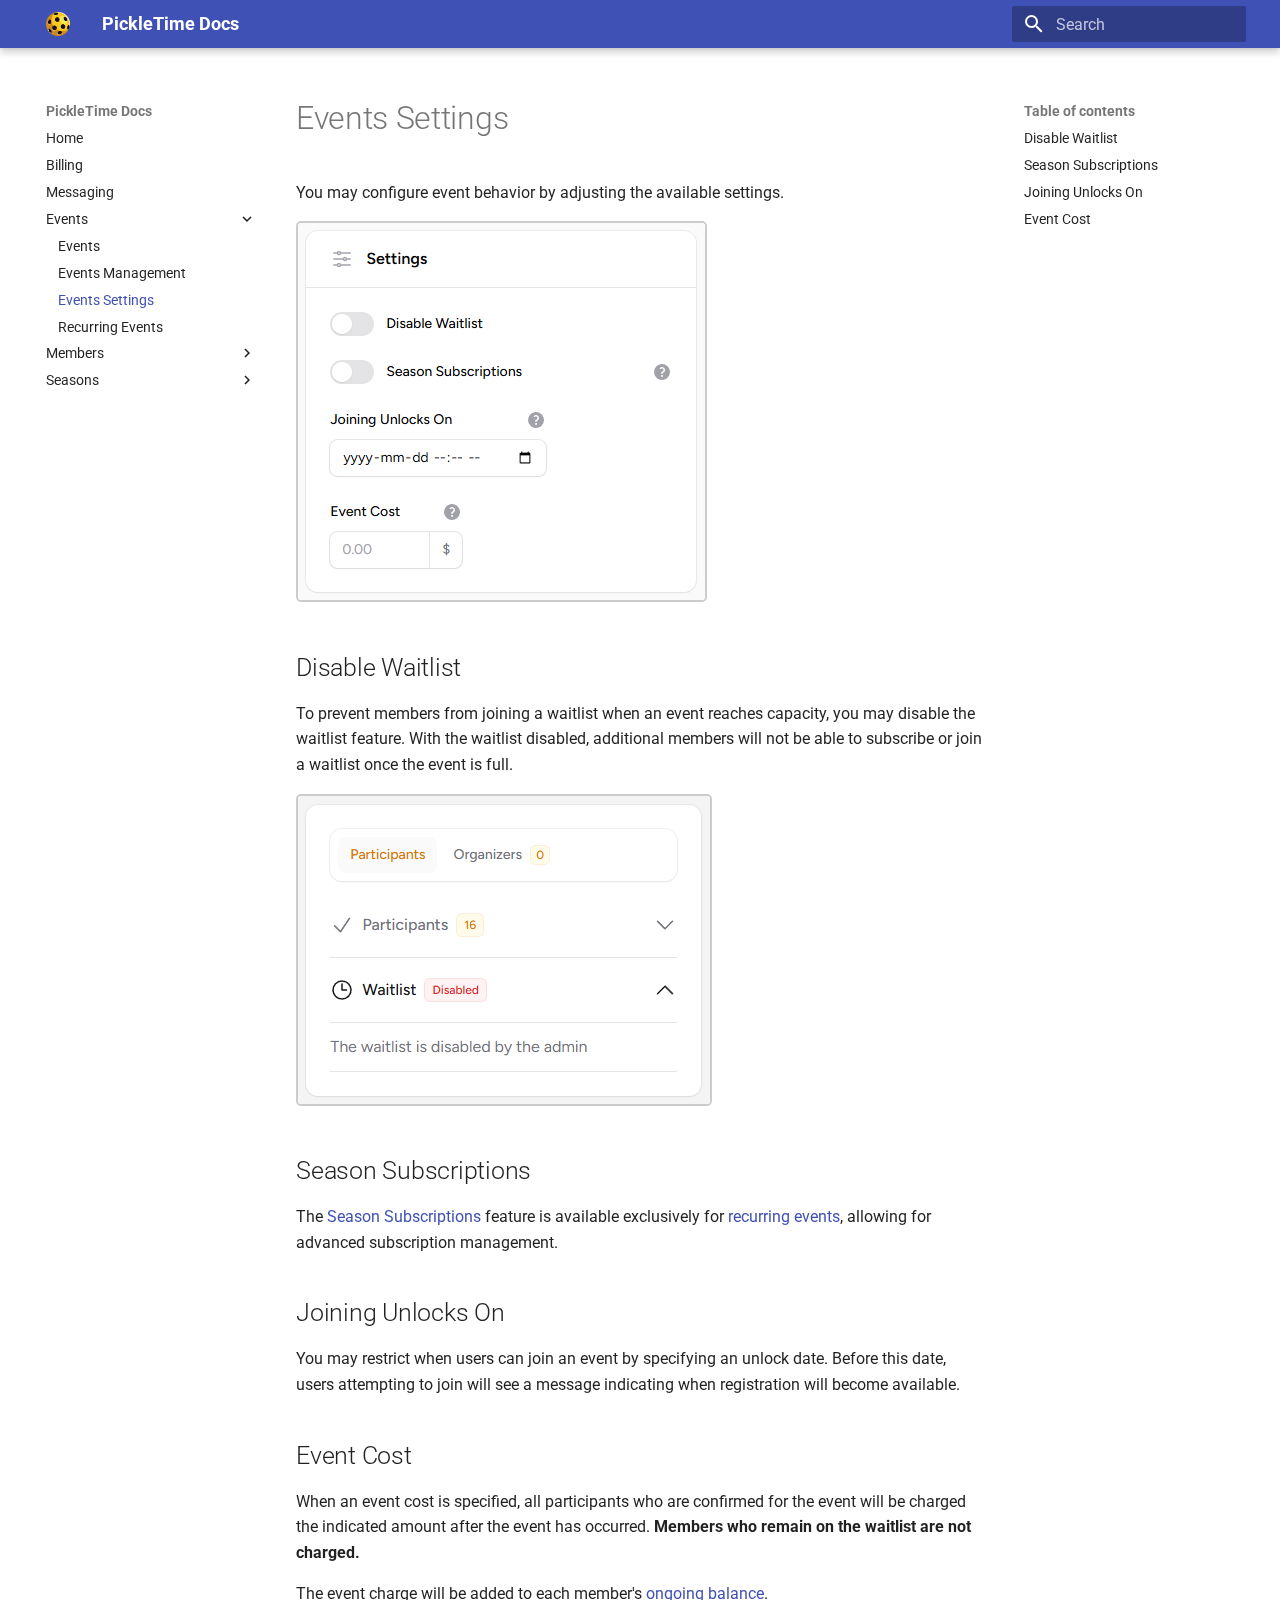
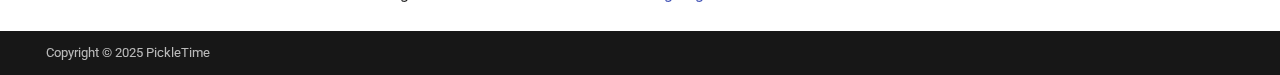
<file: events/events-settings/index.html>
<!doctype html>
<html lang="en" class="no-js">
  <head>
    
      <meta charset="utf-8">
      <meta name="viewport" content="width=device-width,initial-scale=1">
      
      
      
      
        <link rel="prev" href="../events-management/">
      
      
        <link rel="next" href="../recurring-events/">
      
      
      <link rel="icon" href="../../assets/images/favicon.png">
      <meta name="generator" content="mkdocs-1.6.1, mkdocs-material-9.6.16">
    
    
      
        <title>Events Settings - PickleTime Docs</title>
      
    
    
      <link rel="stylesheet" href="../../assets/stylesheets/main.7e37652d.min.css">
      
        
        <link rel="stylesheet" href="../../assets/stylesheets/palette.06af60db.min.css">
      
      


    
    
      
    
    
      
        
        
        <link rel="preconnect" href="https://fonts.gstatic.com" crossorigin>
        <link rel="stylesheet" href="https://fonts.googleapis.com/css?family=Roboto:300,300i,400,400i,700,700i%7CRoboto+Mono:400,400i,700,700i&display=fallback">
        <style>:root{--md-text-font:"Roboto";--md-code-font:"Roboto Mono"}</style>
      
    
    
      <link rel="stylesheet" href="../../stylesheets/extra.css">
    
    <script>__md_scope=new URL("../..",location),__md_hash=e=>[...e].reduce(((e,_)=>(e<<5)-e+_.charCodeAt(0)),0),__md_get=(e,_=localStorage,t=__md_scope)=>JSON.parse(_.getItem(t.pathname+"."+e)),__md_set=(e,_,t=localStorage,a=__md_scope)=>{try{t.setItem(a.pathname+"."+e,JSON.stringify(_))}catch(e){}}</script>
    
      

    
    
    
  </head>
  
  
    
    
    
    
    
    <body dir="ltr" data-md-color-scheme="default" data-md-color-primary="indigo" data-md-color-accent="indigo">
  
    
    <input class="md-toggle" data-md-toggle="drawer" type="checkbox" id="__drawer" autocomplete="off">
    <input class="md-toggle" data-md-toggle="search" type="checkbox" id="__search" autocomplete="off">
    <label class="md-overlay" for="__drawer"></label>
    <div data-md-component="skip">
      
        
        <a href="#events-settings" class="md-skip">
          Skip to content
        </a>
      
    </div>
    <div data-md-component="announce">
      
    </div>
    
    
      

  

<header class="md-header md-header--shadow" data-md-component="header">
  <nav class="md-header__inner md-grid" aria-label="Header">
    <a href="../.." title="PickleTime Docs" class="md-header__button md-logo" aria-label="PickleTime Docs" data-md-component="logo">
      
  <img src="../../images/ball-icon.webp" alt="logo">

    </a>
    <label class="md-header__button md-icon" for="__drawer">
      
      <svg xmlns="http://www.w3.org/2000/svg" viewBox="0 0 24 24"><path d="M3 6h18v2H3zm0 5h18v2H3zm0 5h18v2H3z"/></svg>
    </label>
    <div class="md-header__title" data-md-component="header-title">
      <div class="md-header__ellipsis">
        <div class="md-header__topic">
          <span class="md-ellipsis">
            PickleTime Docs
          </span>
        </div>
        <div class="md-header__topic" data-md-component="header-topic">
          <span class="md-ellipsis">
            
              Events Settings
            
          </span>
        </div>
      </div>
    </div>
    
      
    
    
    
    
      
      
        <label class="md-header__button md-icon" for="__search">
          
          <svg xmlns="http://www.w3.org/2000/svg" viewBox="0 0 24 24"><path d="M9.5 3A6.5 6.5 0 0 1 16 9.5c0 1.61-.59 3.09-1.56 4.23l.27.27h.79l5 5-1.5 1.5-5-5v-.79l-.27-.27A6.52 6.52 0 0 1 9.5 16 6.5 6.5 0 0 1 3 9.5 6.5 6.5 0 0 1 9.5 3m0 2C7 5 5 7 5 9.5S7 14 9.5 14 14 12 14 9.5 12 5 9.5 5"/></svg>
        </label>
        <div class="md-search" data-md-component="search" role="dialog">
  <label class="md-search__overlay" for="__search"></label>
  <div class="md-search__inner" role="search">
    <form class="md-search__form" name="search">
      <input type="text" class="md-search__input" name="query" aria-label="Search" placeholder="Search" autocapitalize="off" autocorrect="off" autocomplete="off" spellcheck="false" data-md-component="search-query" required>
      <label class="md-search__icon md-icon" for="__search">
        
        <svg xmlns="http://www.w3.org/2000/svg" viewBox="0 0 24 24"><path d="M9.5 3A6.5 6.5 0 0 1 16 9.5c0 1.61-.59 3.09-1.56 4.23l.27.27h.79l5 5-1.5 1.5-5-5v-.79l-.27-.27A6.52 6.52 0 0 1 9.5 16 6.5 6.5 0 0 1 3 9.5 6.5 6.5 0 0 1 9.5 3m0 2C7 5 5 7 5 9.5S7 14 9.5 14 14 12 14 9.5 12 5 9.5 5"/></svg>
        
        <svg xmlns="http://www.w3.org/2000/svg" viewBox="0 0 24 24"><path d="M20 11v2H8l5.5 5.5-1.42 1.42L4.16 12l7.92-7.92L13.5 5.5 8 11z"/></svg>
      </label>
      <nav class="md-search__options" aria-label="Search">
        
        <button type="reset" class="md-search__icon md-icon" title="Clear" aria-label="Clear" tabindex="-1">
          
          <svg xmlns="http://www.w3.org/2000/svg" viewBox="0 0 24 24"><path d="M19 6.41 17.59 5 12 10.59 6.41 5 5 6.41 10.59 12 5 17.59 6.41 19 12 13.41 17.59 19 19 17.59 13.41 12z"/></svg>
        </button>
      </nav>
      
    </form>
    <div class="md-search__output">
      <div class="md-search__scrollwrap" tabindex="0" data-md-scrollfix>
        <div class="md-search-result" data-md-component="search-result">
          <div class="md-search-result__meta">
            Initializing search
          </div>
          <ol class="md-search-result__list" role="presentation"></ol>
        </div>
      </div>
    </div>
  </div>
</div>
      
    
    
  </nav>
  
</header>
    
    <div class="md-container" data-md-component="container">
      
      
        
          
        
      
      <main class="md-main" data-md-component="main">
        <div class="md-main__inner md-grid">
          
            
              
              <div class="md-sidebar md-sidebar--primary" data-md-component="sidebar" data-md-type="navigation" >
                <div class="md-sidebar__scrollwrap">
                  <div class="md-sidebar__inner">
                    



<nav class="md-nav md-nav--primary" aria-label="Navigation" data-md-level="0">
  <label class="md-nav__title" for="__drawer">
    <a href="../.." title="PickleTime Docs" class="md-nav__button md-logo" aria-label="PickleTime Docs" data-md-component="logo">
      
  <img src="../../images/ball-icon.webp" alt="logo">

    </a>
    PickleTime Docs
  </label>
  
  <ul class="md-nav__list" data-md-scrollfix>
    
      
      
  
  
  
  
    <li class="md-nav__item">
      <a href="../.." class="md-nav__link">
        
  
  
  <span class="md-ellipsis">
    Home
    
  </span>
  

      </a>
    </li>
  

    
      
      
  
  
  
  
    <li class="md-nav__item">
      <a href="../../billing/" class="md-nav__link">
        
  
  
  <span class="md-ellipsis">
    Billing
    
  </span>
  

      </a>
    </li>
  

    
      
      
  
  
  
  
    <li class="md-nav__item">
      <a href="../../messaging/" class="md-nav__link">
        
  
  
  <span class="md-ellipsis">
    Messaging
    
  </span>
  

      </a>
    </li>
  

    
      
      
  
  
    
  
  
  
    
    
    
    
    
    <li class="md-nav__item md-nav__item--active md-nav__item--nested">
      
        
        
        <input class="md-nav__toggle md-toggle " type="checkbox" id="__nav_4" checked>
        
          
          <label class="md-nav__link" for="__nav_4" id="__nav_4_label" tabindex="0">
            
  
  
  <span class="md-ellipsis">
    Events
    
  </span>
  

            <span class="md-nav__icon md-icon"></span>
          </label>
        
        <nav class="md-nav" data-md-level="1" aria-labelledby="__nav_4_label" aria-expanded="true">
          <label class="md-nav__title" for="__nav_4">
            <span class="md-nav__icon md-icon"></span>
            Events
          </label>
          <ul class="md-nav__list" data-md-scrollfix>
            
              
                
  
  
  
  
    <li class="md-nav__item">
      <a href="../" class="md-nav__link">
        
  
  
  <span class="md-ellipsis">
    Events
    
  </span>
  

      </a>
    </li>
  

              
            
              
                
  
  
  
  
    <li class="md-nav__item">
      <a href="../events-management/" class="md-nav__link">
        
  
  
  <span class="md-ellipsis">
    Events Management
    
  </span>
  

      </a>
    </li>
  

              
            
              
                
  
  
    
  
  
  
    <li class="md-nav__item md-nav__item--active">
      
      <input class="md-nav__toggle md-toggle" type="checkbox" id="__toc">
      
      
        
      
      
        <label class="md-nav__link md-nav__link--active" for="__toc">
          
  
  
  <span class="md-ellipsis">
    Events Settings
    
  </span>
  

          <span class="md-nav__icon md-icon"></span>
        </label>
      
      <a href="./" class="md-nav__link md-nav__link--active">
        
  
  
  <span class="md-ellipsis">
    Events Settings
    
  </span>
  

      </a>
      
        

<nav class="md-nav md-nav--secondary" aria-label="Table of contents">
  
  
  
    
  
  
    <label class="md-nav__title" for="__toc">
      <span class="md-nav__icon md-icon"></span>
      Table of contents
    </label>
    <ul class="md-nav__list" data-md-component="toc" data-md-scrollfix>
      
        <li class="md-nav__item">
  <a href="#disable-waitlist" class="md-nav__link">
    <span class="md-ellipsis">
      Disable Waitlist
    </span>
  </a>
  
</li>
      
        <li class="md-nav__item">
  <a href="#season-subscriptions" class="md-nav__link">
    <span class="md-ellipsis">
      Season Subscriptions
    </span>
  </a>
  
</li>
      
        <li class="md-nav__item">
  <a href="#joining-unlocks-on" class="md-nav__link">
    <span class="md-ellipsis">
      Joining Unlocks On
    </span>
  </a>
  
</li>
      
        <li class="md-nav__item">
  <a href="#event-cost" class="md-nav__link">
    <span class="md-ellipsis">
      Event Cost
    </span>
  </a>
  
</li>
      
    </ul>
  
</nav>
      
    </li>
  

              
            
              
                
  
  
  
  
    <li class="md-nav__item">
      <a href="../recurring-events/" class="md-nav__link">
        
  
  
  <span class="md-ellipsis">
    Recurring Events
    
  </span>
  

      </a>
    </li>
  

              
            
          </ul>
        </nav>
      
    </li>
  

    
      
      
  
  
  
  
    
    
    
    
    
    <li class="md-nav__item md-nav__item--nested">
      
        
        
        <input class="md-nav__toggle md-toggle " type="checkbox" id="__nav_5" >
        
          
          <label class="md-nav__link" for="__nav_5" id="__nav_5_label" tabindex="0">
            
  
  
  <span class="md-ellipsis">
    Members
    
  </span>
  

            <span class="md-nav__icon md-icon"></span>
          </label>
        
        <nav class="md-nav" data-md-level="1" aria-labelledby="__nav_5_label" aria-expanded="false">
          <label class="md-nav__title" for="__nav_5">
            <span class="md-nav__icon md-icon"></span>
            Members
          </label>
          <ul class="md-nav__list" data-md-scrollfix>
            
              
                
  
  
  
  
    <li class="md-nav__item">
      <a href="../../members/" class="md-nav__link">
        
  
  
  <span class="md-ellipsis">
    Members management
    
  </span>
  

      </a>
    </li>
  

              
            
              
                
  
  
  
  
    <li class="md-nav__item">
      <a href="../../members/groups/" class="md-nav__link">
        
  
  
  <span class="md-ellipsis">
    Groups
    
  </span>
  

      </a>
    </li>
  

              
            
              
                
  
  
  
  
    <li class="md-nav__item">
      <a href="../../members/player-levels/" class="md-nav__link">
        
  
  
  <span class="md-ellipsis">
    Player Levels
    
  </span>
  

      </a>
    </li>
  

              
            
          </ul>
        </nav>
      
    </li>
  

    
      
      
  
  
  
  
    
    
    
    
    
    <li class="md-nav__item md-nav__item--nested">
      
        
        
        <input class="md-nav__toggle md-toggle " type="checkbox" id="__nav_6" >
        
          
          <label class="md-nav__link" for="__nav_6" id="__nav_6_label" tabindex="0">
            
  
  
  <span class="md-ellipsis">
    Seasons
    
  </span>
  

            <span class="md-nav__icon md-icon"></span>
          </label>
        
        <nav class="md-nav" data-md-level="1" aria-labelledby="__nav_6_label" aria-expanded="false">
          <label class="md-nav__title" for="__nav_6">
            <span class="md-nav__icon md-icon"></span>
            Seasons
          </label>
          <ul class="md-nav__list" data-md-scrollfix>
            
              
                
  
  
  
  
    <li class="md-nav__item">
      <a href="../../seasons/" class="md-nav__link">
        
  
  
  <span class="md-ellipsis">
    Seasons
    
  </span>
  

      </a>
    </li>
  

              
            
          </ul>
        </nav>
      
    </li>
  

    
  </ul>
</nav>
                  </div>
                </div>
              </div>
            
            
              
              <div class="md-sidebar md-sidebar--secondary" data-md-component="sidebar" data-md-type="toc" >
                <div class="md-sidebar__scrollwrap">
                  <div class="md-sidebar__inner">
                    

<nav class="md-nav md-nav--secondary" aria-label="Table of contents">
  
  
  
    
  
  
    <label class="md-nav__title" for="__toc">
      <span class="md-nav__icon md-icon"></span>
      Table of contents
    </label>
    <ul class="md-nav__list" data-md-component="toc" data-md-scrollfix>
      
        <li class="md-nav__item">
  <a href="#disable-waitlist" class="md-nav__link">
    <span class="md-ellipsis">
      Disable Waitlist
    </span>
  </a>
  
</li>
      
        <li class="md-nav__item">
  <a href="#season-subscriptions" class="md-nav__link">
    <span class="md-ellipsis">
      Season Subscriptions
    </span>
  </a>
  
</li>
      
        <li class="md-nav__item">
  <a href="#joining-unlocks-on" class="md-nav__link">
    <span class="md-ellipsis">
      Joining Unlocks On
    </span>
  </a>
  
</li>
      
        <li class="md-nav__item">
  <a href="#event-cost" class="md-nav__link">
    <span class="md-ellipsis">
      Event Cost
    </span>
  </a>
  
</li>
      
    </ul>
  
</nav>
                  </div>
                </div>
              </div>
            
          
          
            <div class="md-content" data-md-component="content">
              <article class="md-content__inner md-typeset">
                
                  



<h1 id="events-settings">Events Settings<a class="headerlink" href="#events-settings" title="Permanent link">&para;</a></h1>
<p>You may configure event behavior by adjusting the available settings.</p>
<p><img alt="Event Settings" src="../../images/events/events-settings.png" /></p>
<h2 id="disable-waitlist">Disable Waitlist<a class="headerlink" href="#disable-waitlist" title="Permanent link">&para;</a></h2>
<p>To prevent members from joining a waitlist when an event reaches capacity, you may disable the waitlist feature. With the waitlist disabled, additional members will not be able to subscribe or join a waitlist once the event is full.</p>
<p><img alt="Waitlist Disabled" src="../../images/events/waitlist-disabled.png" /></p>
<h2 id="season-subscriptions">Season Subscriptions<a class="headerlink" href="#season-subscriptions" title="Permanent link">&para;</a></h2>
<p>The <a href="../recurring-events/#season-subscriptions">Season Subscriptions</a> feature is available exclusively for <a href="../recurring-events/">recurring events</a>, allowing for advanced subscription management.</p>
<h2 id="joining-unlocks-on">Joining Unlocks On<a class="headerlink" href="#joining-unlocks-on" title="Permanent link">&para;</a></h2>
<p>You may restrict when users can join an event by specifying an unlock date. Before this date, users attempting to join will see a message indicating when registration will become available.</p>
<h2 id="event-cost">Event Cost<a class="headerlink" href="#event-cost" title="Permanent link">&para;</a></h2>
<p>When an event cost is specified, all participants who are confirmed for the event will be charged the indicated amount after the event has occurred. <strong>Members who remain on the waitlist are not charged.</strong></p>
<p>The event charge will be added to each member's <a href="../../billing/#members-ongoing-balance">ongoing balance</a>.</p>












                
              </article>
            </div>
          
          
<script>var target=document.getElementById(location.hash.slice(1));target&&target.name&&(target.checked=target.name.startsWith("__tabbed_"))</script>
        </div>
        
      </main>
      
        <footer class="md-footer">
  
  <div class="md-footer-meta md-typeset">
    <div class="md-footer-meta__inner md-grid">
      <div class="md-copyright">
  
    <div class="md-copyright__highlight">
      Copyright &copy; 2025 PickleTime
    </div>
  
  
</div>
      
    </div>
  </div>
</footer>
      
    </div>
    <div class="md-dialog" data-md-component="dialog">
      <div class="md-dialog__inner md-typeset"></div>
    </div>
    
    
    
      
      <script id="__config" type="application/json">{"base": "../..", "features": [], "search": "../../assets/javascripts/workers/search.d50fe291.min.js", "tags": null, "translations": {"clipboard.copied": "Copied to clipboard", "clipboard.copy": "Copy to clipboard", "search.result.more.one": "1 more on this page", "search.result.more.other": "# more on this page", "search.result.none": "No matching documents", "search.result.one": "1 matching document", "search.result.other": "# matching documents", "search.result.placeholder": "Type to start searching", "search.result.term.missing": "Missing", "select.version": "Select version"}, "version": null}</script>
    
    
      <script src="../../assets/javascripts/bundle.50899def.min.js"></script>
      
    
  </body>
</html>
</file>
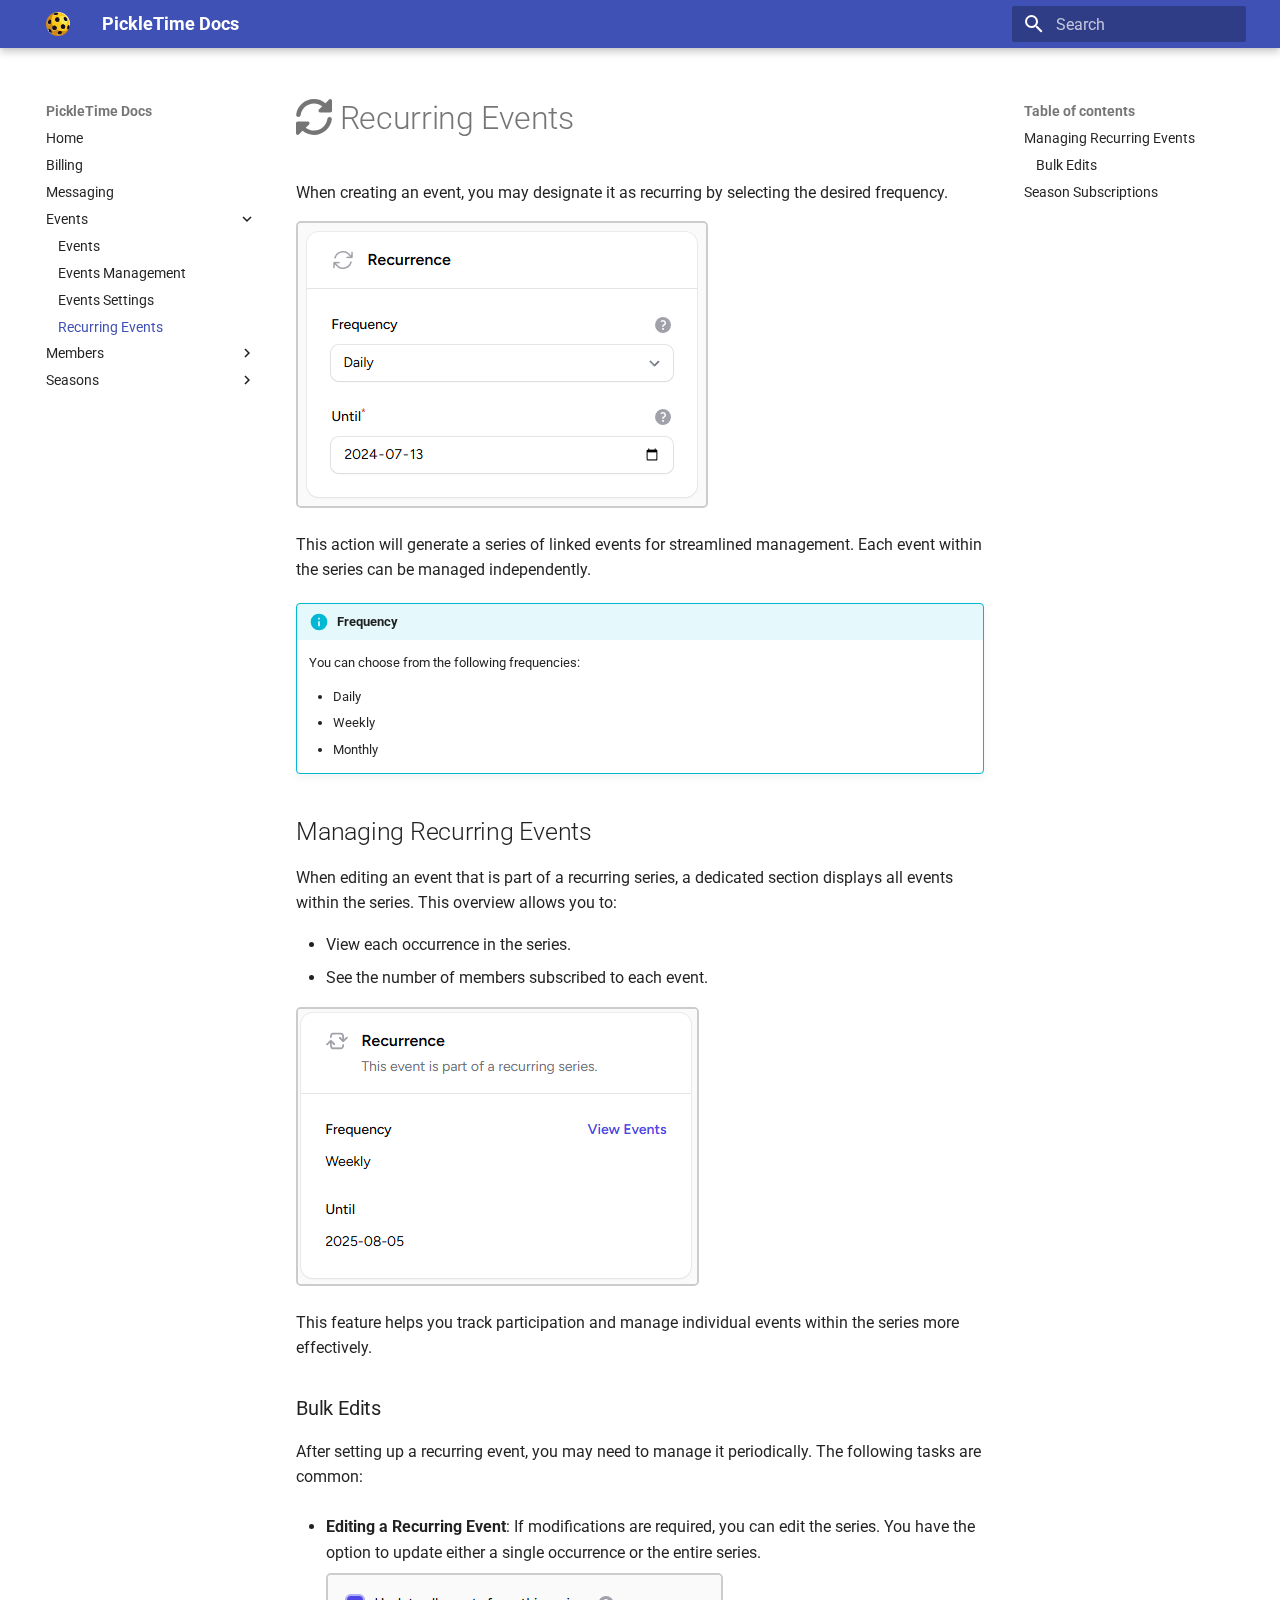
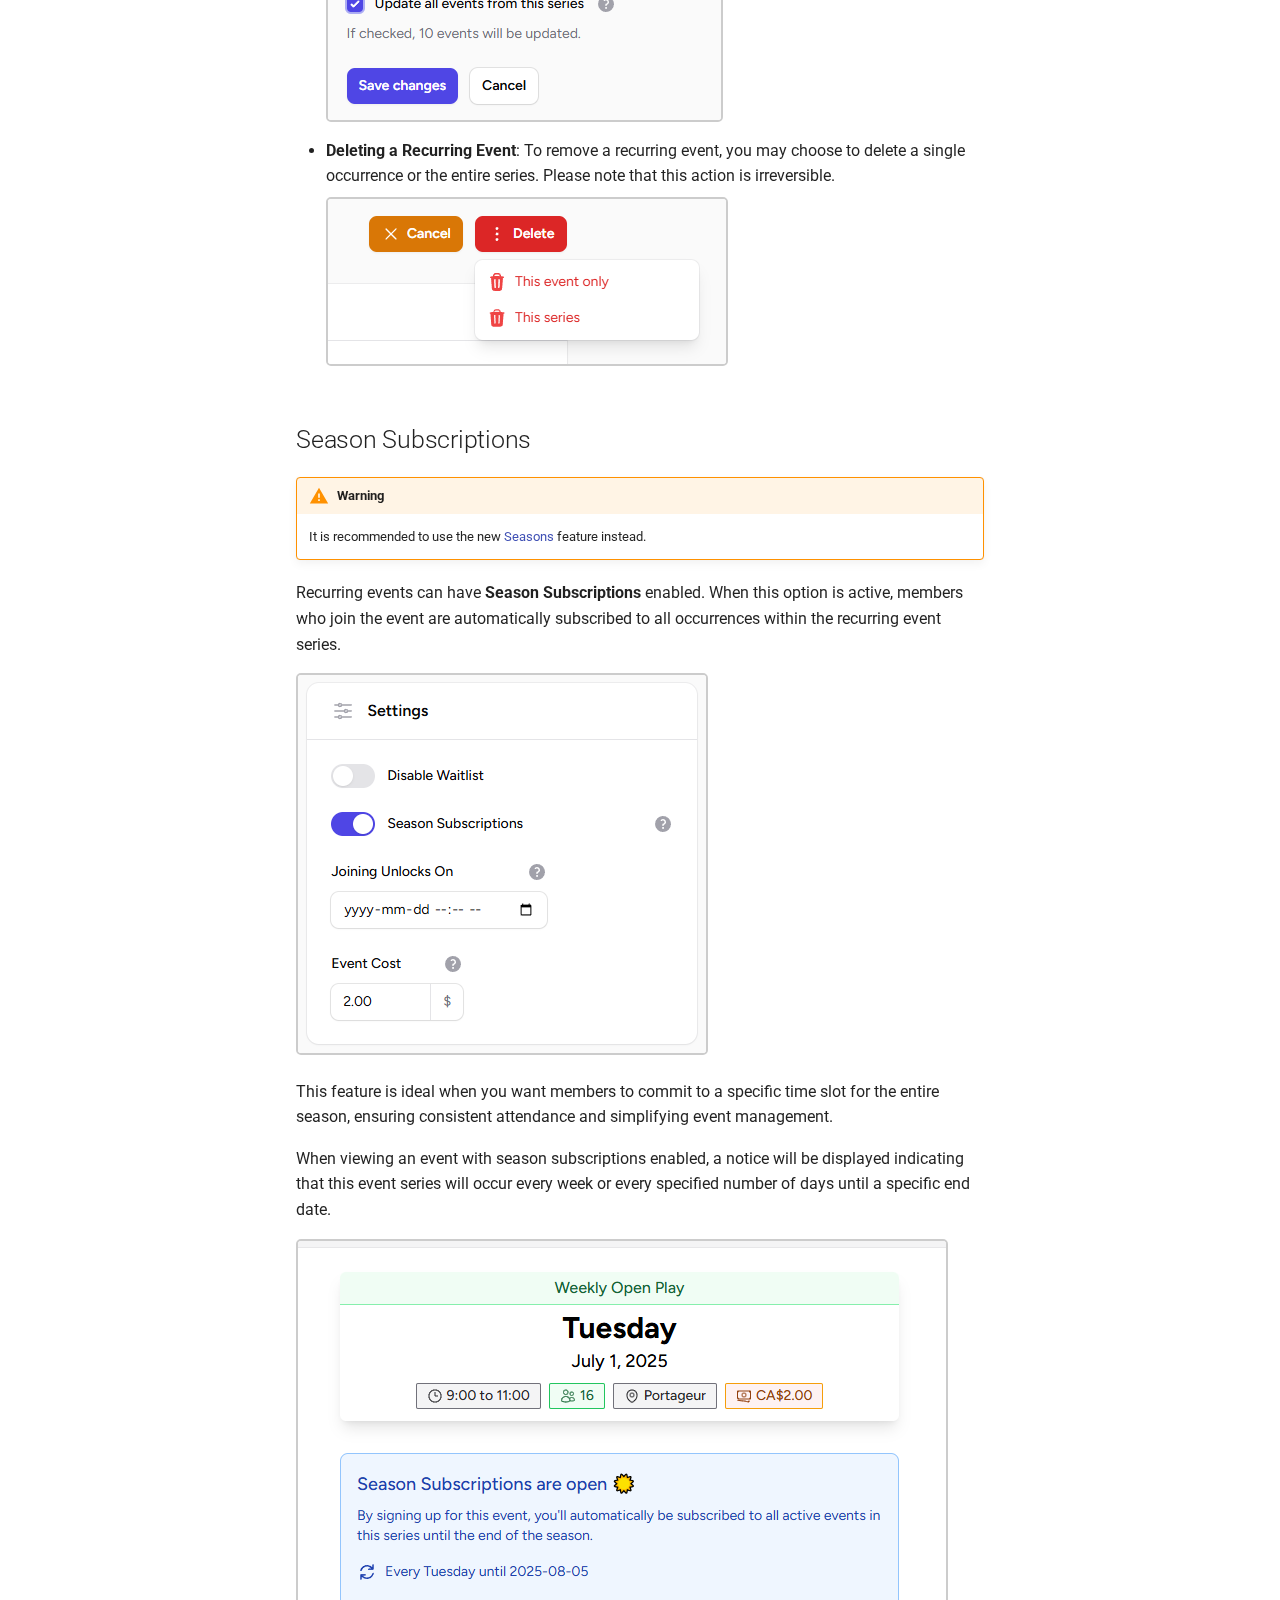
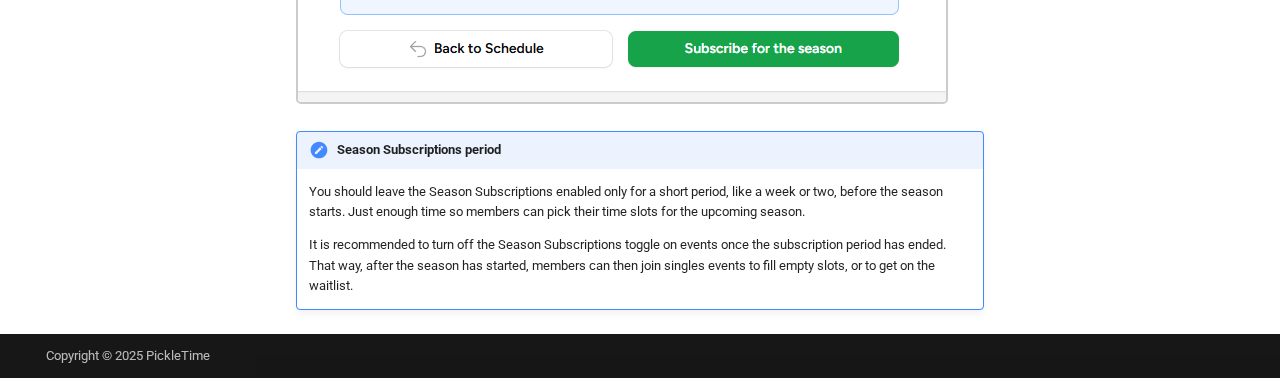
<file: events/recurring-events/index.html>
<!doctype html>
<html lang="en" class="no-js">
  <head>
    
      <meta charset="utf-8">
      <meta name="viewport" content="width=device-width,initial-scale=1">
      
      
      
      
        <link rel="prev" href="../events-settings/">
      
      
        <link rel="next" href="../../members/">
      
      
      <link rel="icon" href="../../assets/images/favicon.png">
      <meta name="generator" content="mkdocs-1.6.1, mkdocs-material-9.6.16">
    
    
      
        <title>Recurring Events - PickleTime Docs</title>
      
    
    
      <link rel="stylesheet" href="../../assets/stylesheets/main.7e37652d.min.css">
      
        
        <link rel="stylesheet" href="../../assets/stylesheets/palette.06af60db.min.css">
      
      


    
    
      
    
    
      
        
        
        <link rel="preconnect" href="https://fonts.gstatic.com" crossorigin>
        <link rel="stylesheet" href="https://fonts.googleapis.com/css?family=Roboto:300,300i,400,400i,700,700i%7CRoboto+Mono:400,400i,700,700i&display=fallback">
        <style>:root{--md-text-font:"Roboto";--md-code-font:"Roboto Mono"}</style>
      
    
    
      <link rel="stylesheet" href="../../stylesheets/extra.css">
    
    <script>__md_scope=new URL("../..",location),__md_hash=e=>[...e].reduce(((e,_)=>(e<<5)-e+_.charCodeAt(0)),0),__md_get=(e,_=localStorage,t=__md_scope)=>JSON.parse(_.getItem(t.pathname+"."+e)),__md_set=(e,_,t=localStorage,a=__md_scope)=>{try{t.setItem(a.pathname+"."+e,JSON.stringify(_))}catch(e){}}</script>
    
      

    
    
    
  </head>
  
  
    
    
    
    
    
    <body dir="ltr" data-md-color-scheme="default" data-md-color-primary="indigo" data-md-color-accent="indigo">
  
    
    <input class="md-toggle" data-md-toggle="drawer" type="checkbox" id="__drawer" autocomplete="off">
    <input class="md-toggle" data-md-toggle="search" type="checkbox" id="__search" autocomplete="off">
    <label class="md-overlay" for="__drawer"></label>
    <div data-md-component="skip">
      
        
        <a href="#recurring-events" class="md-skip">
          Skip to content
        </a>
      
    </div>
    <div data-md-component="announce">
      
    </div>
    
    
      

  

<header class="md-header md-header--shadow" data-md-component="header">
  <nav class="md-header__inner md-grid" aria-label="Header">
    <a href="../.." title="PickleTime Docs" class="md-header__button md-logo" aria-label="PickleTime Docs" data-md-component="logo">
      
  <img src="../../images/ball-icon.webp" alt="logo">

    </a>
    <label class="md-header__button md-icon" for="__drawer">
      
      <svg xmlns="http://www.w3.org/2000/svg" viewBox="0 0 24 24"><path d="M3 6h18v2H3zm0 5h18v2H3zm0 5h18v2H3z"/></svg>
    </label>
    <div class="md-header__title" data-md-component="header-title">
      <div class="md-header__ellipsis">
        <div class="md-header__topic">
          <span class="md-ellipsis">
            PickleTime Docs
          </span>
        </div>
        <div class="md-header__topic" data-md-component="header-topic">
          <span class="md-ellipsis">
            
              Recurring Events
            
          </span>
        </div>
      </div>
    </div>
    
      
    
    
    
    
      
      
        <label class="md-header__button md-icon" for="__search">
          
          <svg xmlns="http://www.w3.org/2000/svg" viewBox="0 0 24 24"><path d="M9.5 3A6.5 6.5 0 0 1 16 9.5c0 1.61-.59 3.09-1.56 4.23l.27.27h.79l5 5-1.5 1.5-5-5v-.79l-.27-.27A6.52 6.52 0 0 1 9.5 16 6.5 6.5 0 0 1 3 9.5 6.5 6.5 0 0 1 9.5 3m0 2C7 5 5 7 5 9.5S7 14 9.5 14 14 12 14 9.5 12 5 9.5 5"/></svg>
        </label>
        <div class="md-search" data-md-component="search" role="dialog">
  <label class="md-search__overlay" for="__search"></label>
  <div class="md-search__inner" role="search">
    <form class="md-search__form" name="search">
      <input type="text" class="md-search__input" name="query" aria-label="Search" placeholder="Search" autocapitalize="off" autocorrect="off" autocomplete="off" spellcheck="false" data-md-component="search-query" required>
      <label class="md-search__icon md-icon" for="__search">
        
        <svg xmlns="http://www.w3.org/2000/svg" viewBox="0 0 24 24"><path d="M9.5 3A6.5 6.5 0 0 1 16 9.5c0 1.61-.59 3.09-1.56 4.23l.27.27h.79l5 5-1.5 1.5-5-5v-.79l-.27-.27A6.52 6.52 0 0 1 9.5 16 6.5 6.5 0 0 1 3 9.5 6.5 6.5 0 0 1 9.5 3m0 2C7 5 5 7 5 9.5S7 14 9.5 14 14 12 14 9.5 12 5 9.5 5"/></svg>
        
        <svg xmlns="http://www.w3.org/2000/svg" viewBox="0 0 24 24"><path d="M20 11v2H8l5.5 5.5-1.42 1.42L4.16 12l7.92-7.92L13.5 5.5 8 11z"/></svg>
      </label>
      <nav class="md-search__options" aria-label="Search">
        
        <button type="reset" class="md-search__icon md-icon" title="Clear" aria-label="Clear" tabindex="-1">
          
          <svg xmlns="http://www.w3.org/2000/svg" viewBox="0 0 24 24"><path d="M19 6.41 17.59 5 12 10.59 6.41 5 5 6.41 10.59 12 5 17.59 6.41 19 12 13.41 17.59 19 19 17.59 13.41 12z"/></svg>
        </button>
      </nav>
      
    </form>
    <div class="md-search__output">
      <div class="md-search__scrollwrap" tabindex="0" data-md-scrollfix>
        <div class="md-search-result" data-md-component="search-result">
          <div class="md-search-result__meta">
            Initializing search
          </div>
          <ol class="md-search-result__list" role="presentation"></ol>
        </div>
      </div>
    </div>
  </div>
</div>
      
    
    
  </nav>
  
</header>
    
    <div class="md-container" data-md-component="container">
      
      
        
          
        
      
      <main class="md-main" data-md-component="main">
        <div class="md-main__inner md-grid">
          
            
              
              <div class="md-sidebar md-sidebar--primary" data-md-component="sidebar" data-md-type="navigation" >
                <div class="md-sidebar__scrollwrap">
                  <div class="md-sidebar__inner">
                    



<nav class="md-nav md-nav--primary" aria-label="Navigation" data-md-level="0">
  <label class="md-nav__title" for="__drawer">
    <a href="../.." title="PickleTime Docs" class="md-nav__button md-logo" aria-label="PickleTime Docs" data-md-component="logo">
      
  <img src="../../images/ball-icon.webp" alt="logo">

    </a>
    PickleTime Docs
  </label>
  
  <ul class="md-nav__list" data-md-scrollfix>
    
      
      
  
  
  
  
    <li class="md-nav__item">
      <a href="../.." class="md-nav__link">
        
  
  
  <span class="md-ellipsis">
    Home
    
  </span>
  

      </a>
    </li>
  

    
      
      
  
  
  
  
    <li class="md-nav__item">
      <a href="../../billing/" class="md-nav__link">
        
  
  
  <span class="md-ellipsis">
    Billing
    
  </span>
  

      </a>
    </li>
  

    
      
      
  
  
  
  
    <li class="md-nav__item">
      <a href="../../messaging/" class="md-nav__link">
        
  
  
  <span class="md-ellipsis">
    Messaging
    
  </span>
  

      </a>
    </li>
  

    
      
      
  
  
    
  
  
  
    
    
    
    
    
    <li class="md-nav__item md-nav__item--active md-nav__item--nested">
      
        
        
        <input class="md-nav__toggle md-toggle " type="checkbox" id="__nav_4" checked>
        
          
          <label class="md-nav__link" for="__nav_4" id="__nav_4_label" tabindex="0">
            
  
  
  <span class="md-ellipsis">
    Events
    
  </span>
  

            <span class="md-nav__icon md-icon"></span>
          </label>
        
        <nav class="md-nav" data-md-level="1" aria-labelledby="__nav_4_label" aria-expanded="true">
          <label class="md-nav__title" for="__nav_4">
            <span class="md-nav__icon md-icon"></span>
            Events
          </label>
          <ul class="md-nav__list" data-md-scrollfix>
            
              
                
  
  
  
  
    <li class="md-nav__item">
      <a href="../" class="md-nav__link">
        
  
  
  <span class="md-ellipsis">
    Events
    
  </span>
  

      </a>
    </li>
  

              
            
              
                
  
  
  
  
    <li class="md-nav__item">
      <a href="../events-management/" class="md-nav__link">
        
  
  
  <span class="md-ellipsis">
    Events Management
    
  </span>
  

      </a>
    </li>
  

              
            
              
                
  
  
  
  
    <li class="md-nav__item">
      <a href="../events-settings/" class="md-nav__link">
        
  
  
  <span class="md-ellipsis">
    Events Settings
    
  </span>
  

      </a>
    </li>
  

              
            
              
                
  
  
    
  
  
  
    <li class="md-nav__item md-nav__item--active">
      
      <input class="md-nav__toggle md-toggle" type="checkbox" id="__toc">
      
      
        
      
      
        <label class="md-nav__link md-nav__link--active" for="__toc">
          
  
  
  <span class="md-ellipsis">
    Recurring Events
    
  </span>
  

          <span class="md-nav__icon md-icon"></span>
        </label>
      
      <a href="./" class="md-nav__link md-nav__link--active">
        
  
  
  <span class="md-ellipsis">
    Recurring Events
    
  </span>
  

      </a>
      
        

<nav class="md-nav md-nav--secondary" aria-label="Table of contents">
  
  
  
    
  
  
    <label class="md-nav__title" for="__toc">
      <span class="md-nav__icon md-icon"></span>
      Table of contents
    </label>
    <ul class="md-nav__list" data-md-component="toc" data-md-scrollfix>
      
        <li class="md-nav__item">
  <a href="#managing-recurring-events" class="md-nav__link">
    <span class="md-ellipsis">
      Managing Recurring Events
    </span>
  </a>
  
    <nav class="md-nav" aria-label="Managing Recurring Events">
      <ul class="md-nav__list">
        
          <li class="md-nav__item">
  <a href="#bulk-edits" class="md-nav__link">
    <span class="md-ellipsis">
      Bulk Edits
    </span>
  </a>
  
</li>
        
      </ul>
    </nav>
  
</li>
      
        <li class="md-nav__item">
  <a href="#season-subscriptions" class="md-nav__link">
    <span class="md-ellipsis">
      Season Subscriptions
    </span>
  </a>
  
</li>
      
    </ul>
  
</nav>
      
    </li>
  

              
            
          </ul>
        </nav>
      
    </li>
  

    
      
      
  
  
  
  
    
    
    
    
    
    <li class="md-nav__item md-nav__item--nested">
      
        
        
        <input class="md-nav__toggle md-toggle " type="checkbox" id="__nav_5" >
        
          
          <label class="md-nav__link" for="__nav_5" id="__nav_5_label" tabindex="0">
            
  
  
  <span class="md-ellipsis">
    Members
    
  </span>
  

            <span class="md-nav__icon md-icon"></span>
          </label>
        
        <nav class="md-nav" data-md-level="1" aria-labelledby="__nav_5_label" aria-expanded="false">
          <label class="md-nav__title" for="__nav_5">
            <span class="md-nav__icon md-icon"></span>
            Members
          </label>
          <ul class="md-nav__list" data-md-scrollfix>
            
              
                
  
  
  
  
    <li class="md-nav__item">
      <a href="../../members/" class="md-nav__link">
        
  
  
  <span class="md-ellipsis">
    Members management
    
  </span>
  

      </a>
    </li>
  

              
            
              
                
  
  
  
  
    <li class="md-nav__item">
      <a href="../../members/groups/" class="md-nav__link">
        
  
  
  <span class="md-ellipsis">
    Groups
    
  </span>
  

      </a>
    </li>
  

              
            
              
                
  
  
  
  
    <li class="md-nav__item">
      <a href="../../members/player-levels/" class="md-nav__link">
        
  
  
  <span class="md-ellipsis">
    Player Levels
    
  </span>
  

      </a>
    </li>
  

              
            
          </ul>
        </nav>
      
    </li>
  

    
      
      
  
  
  
  
    
    
    
    
    
    <li class="md-nav__item md-nav__item--nested">
      
        
        
        <input class="md-nav__toggle md-toggle " type="checkbox" id="__nav_6" >
        
          
          <label class="md-nav__link" for="__nav_6" id="__nav_6_label" tabindex="0">
            
  
  
  <span class="md-ellipsis">
    Seasons
    
  </span>
  

            <span class="md-nav__icon md-icon"></span>
          </label>
        
        <nav class="md-nav" data-md-level="1" aria-labelledby="__nav_6_label" aria-expanded="false">
          <label class="md-nav__title" for="__nav_6">
            <span class="md-nav__icon md-icon"></span>
            Seasons
          </label>
          <ul class="md-nav__list" data-md-scrollfix>
            
              
                
  
  
  
  
    <li class="md-nav__item">
      <a href="../../seasons/" class="md-nav__link">
        
  
  
  <span class="md-ellipsis">
    Seasons
    
  </span>
  

      </a>
    </li>
  

              
            
          </ul>
        </nav>
      
    </li>
  

    
  </ul>
</nav>
                  </div>
                </div>
              </div>
            
            
              
              <div class="md-sidebar md-sidebar--secondary" data-md-component="sidebar" data-md-type="toc" >
                <div class="md-sidebar__scrollwrap">
                  <div class="md-sidebar__inner">
                    

<nav class="md-nav md-nav--secondary" aria-label="Table of contents">
  
  
  
    
  
  
    <label class="md-nav__title" for="__toc">
      <span class="md-nav__icon md-icon"></span>
      Table of contents
    </label>
    <ul class="md-nav__list" data-md-component="toc" data-md-scrollfix>
      
        <li class="md-nav__item">
  <a href="#managing-recurring-events" class="md-nav__link">
    <span class="md-ellipsis">
      Managing Recurring Events
    </span>
  </a>
  
    <nav class="md-nav" aria-label="Managing Recurring Events">
      <ul class="md-nav__list">
        
          <li class="md-nav__item">
  <a href="#bulk-edits" class="md-nav__link">
    <span class="md-ellipsis">
      Bulk Edits
    </span>
  </a>
  
</li>
        
      </ul>
    </nav>
  
</li>
      
        <li class="md-nav__item">
  <a href="#season-subscriptions" class="md-nav__link">
    <span class="md-ellipsis">
      Season Subscriptions
    </span>
  </a>
  
</li>
      
    </ul>
  
</nav>
                  </div>
                </div>
              </div>
            
          
          
            <div class="md-content" data-md-component="content">
              <article class="md-content__inner md-typeset">
                
                  



<h1 id="recurring-events"><span class="twemoji"><svg xmlns="http://www.w3.org/2000/svg" viewBox="0 0 512 512"><!--! Font Awesome Free 7.0.0 by @fontawesome - https://fontawesome.com License - https://fontawesome.com/license/free (Icons: CC BY 4.0, Fonts: SIL OFL 1.1, Code: MIT License) Copyright 2025 Fonticons, Inc.--><path fill="currentColor" d="M480.1 192h7.9c13.3 0 24-10.7 24-24V24c0-9.7-5.8-18.5-14.8-22.2S477.9.2 471 7l-51.7 51.8C375 22.1 318 0 256 0 127 0 20.3 95.4 2.6 219.5c-2.5 17.5 9.6 33.7 27.1 36.2s33.7-9.7 36.2-27.1C79.2 135.5 159.3 64 256 64c44.4 0 85.2 15 117.7 40.3L327 151c-6.9 6.9-8.9 17.2-5.2 26.2S334.3 192 344 192zm29.4 100.5c2.5-17.5-9.7-33.7-27.1-36.2s-33.7 9.7-36.2 27.1c-13.3 93-93.4 164.5-190.1 164.5-44.4 0-85.2-15-117.7-40.3L185 361c6.9-6.9 8.9-17.2 5.2-26.2S177.7 320 168 320H24c-13.3 0-24 10.7-24 24v144c0 9.7 5.8 18.5 14.8 22.2s19.3 1.6 26.2-5.2l51.8-51.8C137 489.9 194 512 256 512c129 0 235.7-95.4 253.4-219.5z"/></svg></span> Recurring Events<a class="headerlink" href="#recurring-events" title="Permanent link">&para;</a></h1>
<p>When creating an event, you may designate it as recurring by selecting the desired frequency.</p>
<p><img alt="Recurrence" src="../../images/events/recurrence.png" /></p>
<p>This action will generate a series of linked events for streamlined management. Each event within the series can be managed independently.</p>
<div class="admonition info">
<p class="admonition-title">Frequency</p>
<p>You can choose from the following frequencies:</p>
<ul>
<li>Daily</li>
<li>Weekly</li>
<li>Monthly</li>
</ul>
</div>
<h2 id="managing-recurring-events">Managing Recurring Events<a class="headerlink" href="#managing-recurring-events" title="Permanent link">&para;</a></h2>
<p>When editing an event that is part of a recurring series, a dedicated section displays all events within the series. This overview allows you to:</p>
<ul>
<li>View each occurrence in the series.</li>
<li>See the number of members subscribed to each event.</li>
</ul>
<p><img alt="Events part of a recurring series" src="../../images/events/part-of-recurring-series.png" /></p>
<p>This feature helps you track participation and manage individual events within the series more effectively.</p>
<h3 id="bulk-edits">Bulk Edits<a class="headerlink" href="#bulk-edits" title="Permanent link">&para;</a></h3>
<p>After setting up a recurring event, you may need to manage it periodically. The following tasks are common:</p>
<ul>
<li>
<p><strong>Editing a Recurring Event</strong>: If modifications are required, you can edit the series. You have the option to update either a single occurrence or the entire series.</p>
<p><img alt="Update all events" src="../../images/events/update-all-events.png" /></p>
</li>
<li>
<p><strong>Deleting a Recurring Event</strong>: To remove a recurring event, you may choose to delete a single occurrence or the entire series. Please note that this action is irreversible.</p>
<p><img alt="Recurring series delete" src="../../images/events/recurring-series-delete.png" /></p>
</li>
</ul>
<h2 id="season-subscriptions">Season Subscriptions<a class="headerlink" href="#season-subscriptions" title="Permanent link">&para;</a></h2>
<div class="admonition warning">
<p class="admonition-title">Warning</p>
<p>It is recommended to use the new <a href="../../seasons/">Seasons</a> feature instead.</p>
</div>
<p>Recurring events can have <strong>Season Subscriptions</strong> enabled. When this option is active, members who join the event are automatically subscribed to all occurrences within the recurring event series.</p>
<p><img alt="Season subscription toggle" src="../../images/events/season-subscriptions-toggle.png" /></p>
<p>This feature is ideal when you want members to commit to a specific time slot for the entire season, ensuring consistent attendance and simplifying event management.</p>
<p>When viewing an event with season subscriptions enabled, a notice will be displayed indicating that this event series will occur every week or every specified number of days until a specific end date.</p>
<p><img alt="Subscribe for the season" src="../../images/events/subscribe-for-the-season.png" /></p>
<div class="admonition note">
<p class="admonition-title">Season Subscriptions period</p>
<p>You should leave the Season Subscriptions enabled only for a short period, like a week or two, before the season starts. Just enough time so members can pick their time slots for the upcoming season.</p>
<p>It is recommended to turn off the Season Subscriptions toggle on events once the subscription period has ended.
That way, after the season has started, members can then join singles events to fill empty slots, or to get on the waitlist.</p>
</div>












                
              </article>
            </div>
          
          
<script>var target=document.getElementById(location.hash.slice(1));target&&target.name&&(target.checked=target.name.startsWith("__tabbed_"))</script>
        </div>
        
      </main>
      
        <footer class="md-footer">
  
  <div class="md-footer-meta md-typeset">
    <div class="md-footer-meta__inner md-grid">
      <div class="md-copyright">
  
    <div class="md-copyright__highlight">
      Copyright &copy; 2025 PickleTime
    </div>
  
  
</div>
      
    </div>
  </div>
</footer>
      
    </div>
    <div class="md-dialog" data-md-component="dialog">
      <div class="md-dialog__inner md-typeset"></div>
    </div>
    
    
    
      
      <script id="__config" type="application/json">{"base": "../..", "features": [], "search": "../../assets/javascripts/workers/search.d50fe291.min.js", "tags": null, "translations": {"clipboard.copied": "Copied to clipboard", "clipboard.copy": "Copy to clipboard", "search.result.more.one": "1 more on this page", "search.result.more.other": "# more on this page", "search.result.none": "No matching documents", "search.result.one": "1 matching document", "search.result.other": "# matching documents", "search.result.placeholder": "Type to start searching", "search.result.term.missing": "Missing", "select.version": "Select version"}, "version": null}</script>
    
    
      <script src="../../assets/javascripts/bundle.50899def.min.js"></script>
      
    
  </body>
</html>
</file>
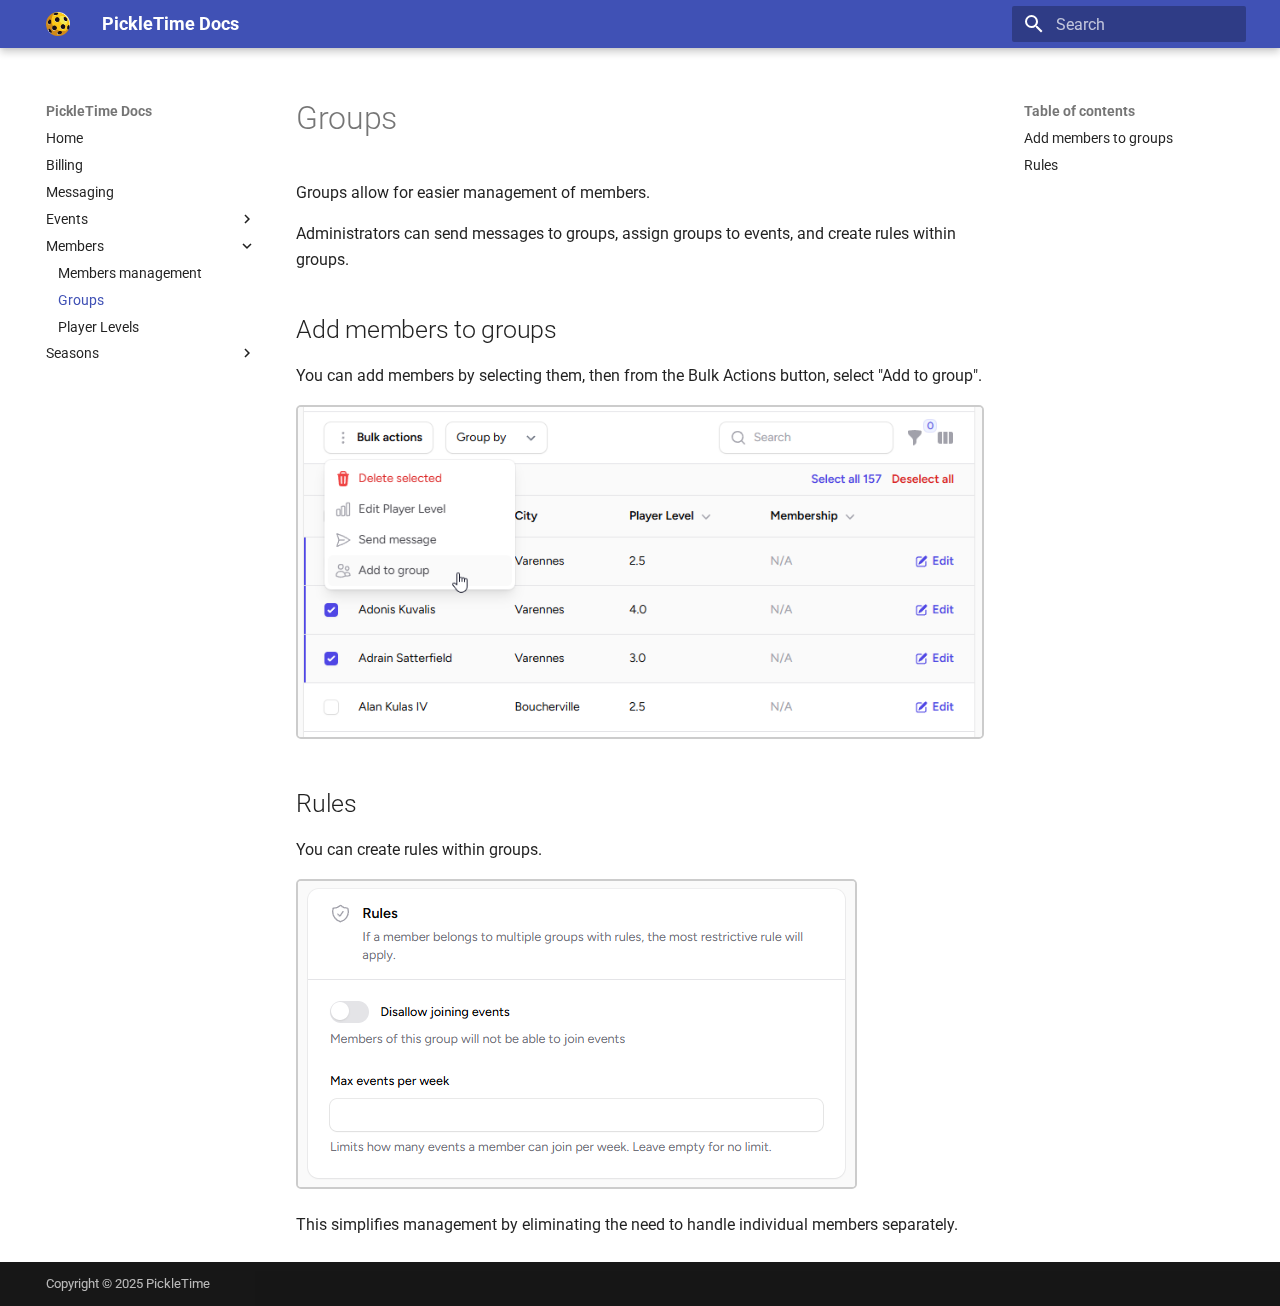
<file: members/groups/index.html>
<!doctype html>
<html lang="en" class="no-js">
  <head>
    
      <meta charset="utf-8">
      <meta name="viewport" content="width=device-width,initial-scale=1">
      
      
      
      
        <link rel="prev" href="../">
      
      
        <link rel="next" href="../player-levels/">
      
      
      <link rel="icon" href="../../assets/images/favicon.png">
      <meta name="generator" content="mkdocs-1.6.1, mkdocs-material-9.6.16">
    
    
      
        <title>Groups - PickleTime Docs</title>
      
    
    
      <link rel="stylesheet" href="../../assets/stylesheets/main.7e37652d.min.css">
      
        
        <link rel="stylesheet" href="../../assets/stylesheets/palette.06af60db.min.css">
      
      


    
    
      
    
    
      
        
        
        <link rel="preconnect" href="https://fonts.gstatic.com" crossorigin>
        <link rel="stylesheet" href="https://fonts.googleapis.com/css?family=Roboto:300,300i,400,400i,700,700i%7CRoboto+Mono:400,400i,700,700i&display=fallback">
        <style>:root{--md-text-font:"Roboto";--md-code-font:"Roboto Mono"}</style>
      
    
    
      <link rel="stylesheet" href="../../stylesheets/extra.css">
    
    <script>__md_scope=new URL("../..",location),__md_hash=e=>[...e].reduce(((e,_)=>(e<<5)-e+_.charCodeAt(0)),0),__md_get=(e,_=localStorage,t=__md_scope)=>JSON.parse(_.getItem(t.pathname+"."+e)),__md_set=(e,_,t=localStorage,a=__md_scope)=>{try{t.setItem(a.pathname+"."+e,JSON.stringify(_))}catch(e){}}</script>
    
      

    
    
    
  </head>
  
  
    
    
    
    
    
    <body dir="ltr" data-md-color-scheme="default" data-md-color-primary="indigo" data-md-color-accent="indigo">
  
    
    <input class="md-toggle" data-md-toggle="drawer" type="checkbox" id="__drawer" autocomplete="off">
    <input class="md-toggle" data-md-toggle="search" type="checkbox" id="__search" autocomplete="off">
    <label class="md-overlay" for="__drawer"></label>
    <div data-md-component="skip">
      
        
        <a href="#groups" class="md-skip">
          Skip to content
        </a>
      
    </div>
    <div data-md-component="announce">
      
    </div>
    
    
      

  

<header class="md-header md-header--shadow" data-md-component="header">
  <nav class="md-header__inner md-grid" aria-label="Header">
    <a href="../.." title="PickleTime Docs" class="md-header__button md-logo" aria-label="PickleTime Docs" data-md-component="logo">
      
  <img src="../../images/ball-icon.webp" alt="logo">

    </a>
    <label class="md-header__button md-icon" for="__drawer">
      
      <svg xmlns="http://www.w3.org/2000/svg" viewBox="0 0 24 24"><path d="M3 6h18v2H3zm0 5h18v2H3zm0 5h18v2H3z"/></svg>
    </label>
    <div class="md-header__title" data-md-component="header-title">
      <div class="md-header__ellipsis">
        <div class="md-header__topic">
          <span class="md-ellipsis">
            PickleTime Docs
          </span>
        </div>
        <div class="md-header__topic" data-md-component="header-topic">
          <span class="md-ellipsis">
            
              Groups
            
          </span>
        </div>
      </div>
    </div>
    
      
    
    
    
    
      
      
        <label class="md-header__button md-icon" for="__search">
          
          <svg xmlns="http://www.w3.org/2000/svg" viewBox="0 0 24 24"><path d="M9.5 3A6.5 6.5 0 0 1 16 9.5c0 1.61-.59 3.09-1.56 4.23l.27.27h.79l5 5-1.5 1.5-5-5v-.79l-.27-.27A6.52 6.52 0 0 1 9.5 16 6.5 6.5 0 0 1 3 9.5 6.5 6.5 0 0 1 9.5 3m0 2C7 5 5 7 5 9.5S7 14 9.5 14 14 12 14 9.5 12 5 9.5 5"/></svg>
        </label>
        <div class="md-search" data-md-component="search" role="dialog">
  <label class="md-search__overlay" for="__search"></label>
  <div class="md-search__inner" role="search">
    <form class="md-search__form" name="search">
      <input type="text" class="md-search__input" name="query" aria-label="Search" placeholder="Search" autocapitalize="off" autocorrect="off" autocomplete="off" spellcheck="false" data-md-component="search-query" required>
      <label class="md-search__icon md-icon" for="__search">
        
        <svg xmlns="http://www.w3.org/2000/svg" viewBox="0 0 24 24"><path d="M9.5 3A6.5 6.5 0 0 1 16 9.5c0 1.61-.59 3.09-1.56 4.23l.27.27h.79l5 5-1.5 1.5-5-5v-.79l-.27-.27A6.52 6.52 0 0 1 9.5 16 6.5 6.5 0 0 1 3 9.5 6.5 6.5 0 0 1 9.5 3m0 2C7 5 5 7 5 9.5S7 14 9.5 14 14 12 14 9.5 12 5 9.5 5"/></svg>
        
        <svg xmlns="http://www.w3.org/2000/svg" viewBox="0 0 24 24"><path d="M20 11v2H8l5.5 5.5-1.42 1.42L4.16 12l7.92-7.92L13.5 5.5 8 11z"/></svg>
      </label>
      <nav class="md-search__options" aria-label="Search">
        
        <button type="reset" class="md-search__icon md-icon" title="Clear" aria-label="Clear" tabindex="-1">
          
          <svg xmlns="http://www.w3.org/2000/svg" viewBox="0 0 24 24"><path d="M19 6.41 17.59 5 12 10.59 6.41 5 5 6.41 10.59 12 5 17.59 6.41 19 12 13.41 17.59 19 19 17.59 13.41 12z"/></svg>
        </button>
      </nav>
      
    </form>
    <div class="md-search__output">
      <div class="md-search__scrollwrap" tabindex="0" data-md-scrollfix>
        <div class="md-search-result" data-md-component="search-result">
          <div class="md-search-result__meta">
            Initializing search
          </div>
          <ol class="md-search-result__list" role="presentation"></ol>
        </div>
      </div>
    </div>
  </div>
</div>
      
    
    
  </nav>
  
</header>
    
    <div class="md-container" data-md-component="container">
      
      
        
          
        
      
      <main class="md-main" data-md-component="main">
        <div class="md-main__inner md-grid">
          
            
              
              <div class="md-sidebar md-sidebar--primary" data-md-component="sidebar" data-md-type="navigation" >
                <div class="md-sidebar__scrollwrap">
                  <div class="md-sidebar__inner">
                    



<nav class="md-nav md-nav--primary" aria-label="Navigation" data-md-level="0">
  <label class="md-nav__title" for="__drawer">
    <a href="../.." title="PickleTime Docs" class="md-nav__button md-logo" aria-label="PickleTime Docs" data-md-component="logo">
      
  <img src="../../images/ball-icon.webp" alt="logo">

    </a>
    PickleTime Docs
  </label>
  
  <ul class="md-nav__list" data-md-scrollfix>
    
      
      
  
  
  
  
    <li class="md-nav__item">
      <a href="../.." class="md-nav__link">
        
  
  
  <span class="md-ellipsis">
    Home
    
  </span>
  

      </a>
    </li>
  

    
      
      
  
  
  
  
    <li class="md-nav__item">
      <a href="../../billing/" class="md-nav__link">
        
  
  
  <span class="md-ellipsis">
    Billing
    
  </span>
  

      </a>
    </li>
  

    
      
      
  
  
  
  
    <li class="md-nav__item">
      <a href="../../messaging/" class="md-nav__link">
        
  
  
  <span class="md-ellipsis">
    Messaging
    
  </span>
  

      </a>
    </li>
  

    
      
      
  
  
  
  
    
    
    
    
    
    <li class="md-nav__item md-nav__item--nested">
      
        
        
        <input class="md-nav__toggle md-toggle " type="checkbox" id="__nav_4" >
        
          
          <label class="md-nav__link" for="__nav_4" id="__nav_4_label" tabindex="0">
            
  
  
  <span class="md-ellipsis">
    Events
    
  </span>
  

            <span class="md-nav__icon md-icon"></span>
          </label>
        
        <nav class="md-nav" data-md-level="1" aria-labelledby="__nav_4_label" aria-expanded="false">
          <label class="md-nav__title" for="__nav_4">
            <span class="md-nav__icon md-icon"></span>
            Events
          </label>
          <ul class="md-nav__list" data-md-scrollfix>
            
              
                
  
  
  
  
    <li class="md-nav__item">
      <a href="../../events/" class="md-nav__link">
        
  
  
  <span class="md-ellipsis">
    Events
    
  </span>
  

      </a>
    </li>
  

              
            
              
                
  
  
  
  
    <li class="md-nav__item">
      <a href="../../events/events-management/" class="md-nav__link">
        
  
  
  <span class="md-ellipsis">
    Events Management
    
  </span>
  

      </a>
    </li>
  

              
            
              
                
  
  
  
  
    <li class="md-nav__item">
      <a href="../../events/events-settings/" class="md-nav__link">
        
  
  
  <span class="md-ellipsis">
    Events Settings
    
  </span>
  

      </a>
    </li>
  

              
            
              
                
  
  
  
  
    <li class="md-nav__item">
      <a href="../../events/recurring-events/" class="md-nav__link">
        
  
  
  <span class="md-ellipsis">
    Recurring Events
    
  </span>
  

      </a>
    </li>
  

              
            
          </ul>
        </nav>
      
    </li>
  

    
      
      
  
  
    
  
  
  
    
    
    
    
    
    <li class="md-nav__item md-nav__item--active md-nav__item--nested">
      
        
        
        <input class="md-nav__toggle md-toggle " type="checkbox" id="__nav_5" checked>
        
          
          <label class="md-nav__link" for="__nav_5" id="__nav_5_label" tabindex="0">
            
  
  
  <span class="md-ellipsis">
    Members
    
  </span>
  

            <span class="md-nav__icon md-icon"></span>
          </label>
        
        <nav class="md-nav" data-md-level="1" aria-labelledby="__nav_5_label" aria-expanded="true">
          <label class="md-nav__title" for="__nav_5">
            <span class="md-nav__icon md-icon"></span>
            Members
          </label>
          <ul class="md-nav__list" data-md-scrollfix>
            
              
                
  
  
  
  
    <li class="md-nav__item">
      <a href="../" class="md-nav__link">
        
  
  
  <span class="md-ellipsis">
    Members management
    
  </span>
  

      </a>
    </li>
  

              
            
              
                
  
  
    
  
  
  
    <li class="md-nav__item md-nav__item--active">
      
      <input class="md-nav__toggle md-toggle" type="checkbox" id="__toc">
      
      
        
      
      
        <label class="md-nav__link md-nav__link--active" for="__toc">
          
  
  
  <span class="md-ellipsis">
    Groups
    
  </span>
  

          <span class="md-nav__icon md-icon"></span>
        </label>
      
      <a href="./" class="md-nav__link md-nav__link--active">
        
  
  
  <span class="md-ellipsis">
    Groups
    
  </span>
  

      </a>
      
        

<nav class="md-nav md-nav--secondary" aria-label="Table of contents">
  
  
  
    
  
  
    <label class="md-nav__title" for="__toc">
      <span class="md-nav__icon md-icon"></span>
      Table of contents
    </label>
    <ul class="md-nav__list" data-md-component="toc" data-md-scrollfix>
      
        <li class="md-nav__item">
  <a href="#add-members-to-groups" class="md-nav__link">
    <span class="md-ellipsis">
      Add members to groups
    </span>
  </a>
  
</li>
      
        <li class="md-nav__item">
  <a href="#rules" class="md-nav__link">
    <span class="md-ellipsis">
      Rules
    </span>
  </a>
  
</li>
      
    </ul>
  
</nav>
      
    </li>
  

              
            
              
                
  
  
  
  
    <li class="md-nav__item">
      <a href="../player-levels/" class="md-nav__link">
        
  
  
  <span class="md-ellipsis">
    Player Levels
    
  </span>
  

      </a>
    </li>
  

              
            
          </ul>
        </nav>
      
    </li>
  

    
      
      
  
  
  
  
    
    
    
    
    
    <li class="md-nav__item md-nav__item--nested">
      
        
        
        <input class="md-nav__toggle md-toggle " type="checkbox" id="__nav_6" >
        
          
          <label class="md-nav__link" for="__nav_6" id="__nav_6_label" tabindex="0">
            
  
  
  <span class="md-ellipsis">
    Seasons
    
  </span>
  

            <span class="md-nav__icon md-icon"></span>
          </label>
        
        <nav class="md-nav" data-md-level="1" aria-labelledby="__nav_6_label" aria-expanded="false">
          <label class="md-nav__title" for="__nav_6">
            <span class="md-nav__icon md-icon"></span>
            Seasons
          </label>
          <ul class="md-nav__list" data-md-scrollfix>
            
              
                
  
  
  
  
    <li class="md-nav__item">
      <a href="../../seasons/" class="md-nav__link">
        
  
  
  <span class="md-ellipsis">
    Seasons
    
  </span>
  

      </a>
    </li>
  

              
            
          </ul>
        </nav>
      
    </li>
  

    
  </ul>
</nav>
                  </div>
                </div>
              </div>
            
            
              
              <div class="md-sidebar md-sidebar--secondary" data-md-component="sidebar" data-md-type="toc" >
                <div class="md-sidebar__scrollwrap">
                  <div class="md-sidebar__inner">
                    

<nav class="md-nav md-nav--secondary" aria-label="Table of contents">
  
  
  
    
  
  
    <label class="md-nav__title" for="__toc">
      <span class="md-nav__icon md-icon"></span>
      Table of contents
    </label>
    <ul class="md-nav__list" data-md-component="toc" data-md-scrollfix>
      
        <li class="md-nav__item">
  <a href="#add-members-to-groups" class="md-nav__link">
    <span class="md-ellipsis">
      Add members to groups
    </span>
  </a>
  
</li>
      
        <li class="md-nav__item">
  <a href="#rules" class="md-nav__link">
    <span class="md-ellipsis">
      Rules
    </span>
  </a>
  
</li>
      
    </ul>
  
</nav>
                  </div>
                </div>
              </div>
            
          
          
            <div class="md-content" data-md-component="content">
              <article class="md-content__inner md-typeset">
                
                  



<h1 id="groups">Groups<a class="headerlink" href="#groups" title="Permanent link">&para;</a></h1>
<p>Groups allow for easier management of members.</p>
<p>Administrators can send messages to groups, assign groups to events, and create rules within groups.</p>
<h2 id="add-members-to-groups">Add members to groups<a class="headerlink" href="#add-members-to-groups" title="Permanent link">&para;</a></h2>
<p>You can add members by selecting them, then from the Bulk Actions button, select "Add to group".</p>
<p><img alt="Add to group" src="../../images/add-to-group.png" /></p>
<h2 id="rules">Rules<a class="headerlink" href="#rules" title="Permanent link">&para;</a></h2>
<p>You can create rules within groups.</p>
<p><img alt="Rules" src="../../images/group-rules.png" /></p>
<p>This simplifies management by eliminating the need to handle individual members separately.</p>












                
              </article>
            </div>
          
          
<script>var target=document.getElementById(location.hash.slice(1));target&&target.name&&(target.checked=target.name.startsWith("__tabbed_"))</script>
        </div>
        
      </main>
      
        <footer class="md-footer">
  
  <div class="md-footer-meta md-typeset">
    <div class="md-footer-meta__inner md-grid">
      <div class="md-copyright">
  
    <div class="md-copyright__highlight">
      Copyright &copy; 2025 PickleTime
    </div>
  
  
</div>
      
    </div>
  </div>
</footer>
      
    </div>
    <div class="md-dialog" data-md-component="dialog">
      <div class="md-dialog__inner md-typeset"></div>
    </div>
    
    
    
      
      <script id="__config" type="application/json">{"base": "../..", "features": [], "search": "../../assets/javascripts/workers/search.d50fe291.min.js", "tags": null, "translations": {"clipboard.copied": "Copied to clipboard", "clipboard.copy": "Copy to clipboard", "search.result.more.one": "1 more on this page", "search.result.more.other": "# more on this page", "search.result.none": "No matching documents", "search.result.one": "1 matching document", "search.result.other": "# matching documents", "search.result.placeholder": "Type to start searching", "search.result.term.missing": "Missing", "select.version": "Select version"}, "version": null}</script>
    
    
      <script src="../../assets/javascripts/bundle.50899def.min.js"></script>
      
    
  </body>
</html>
</file>
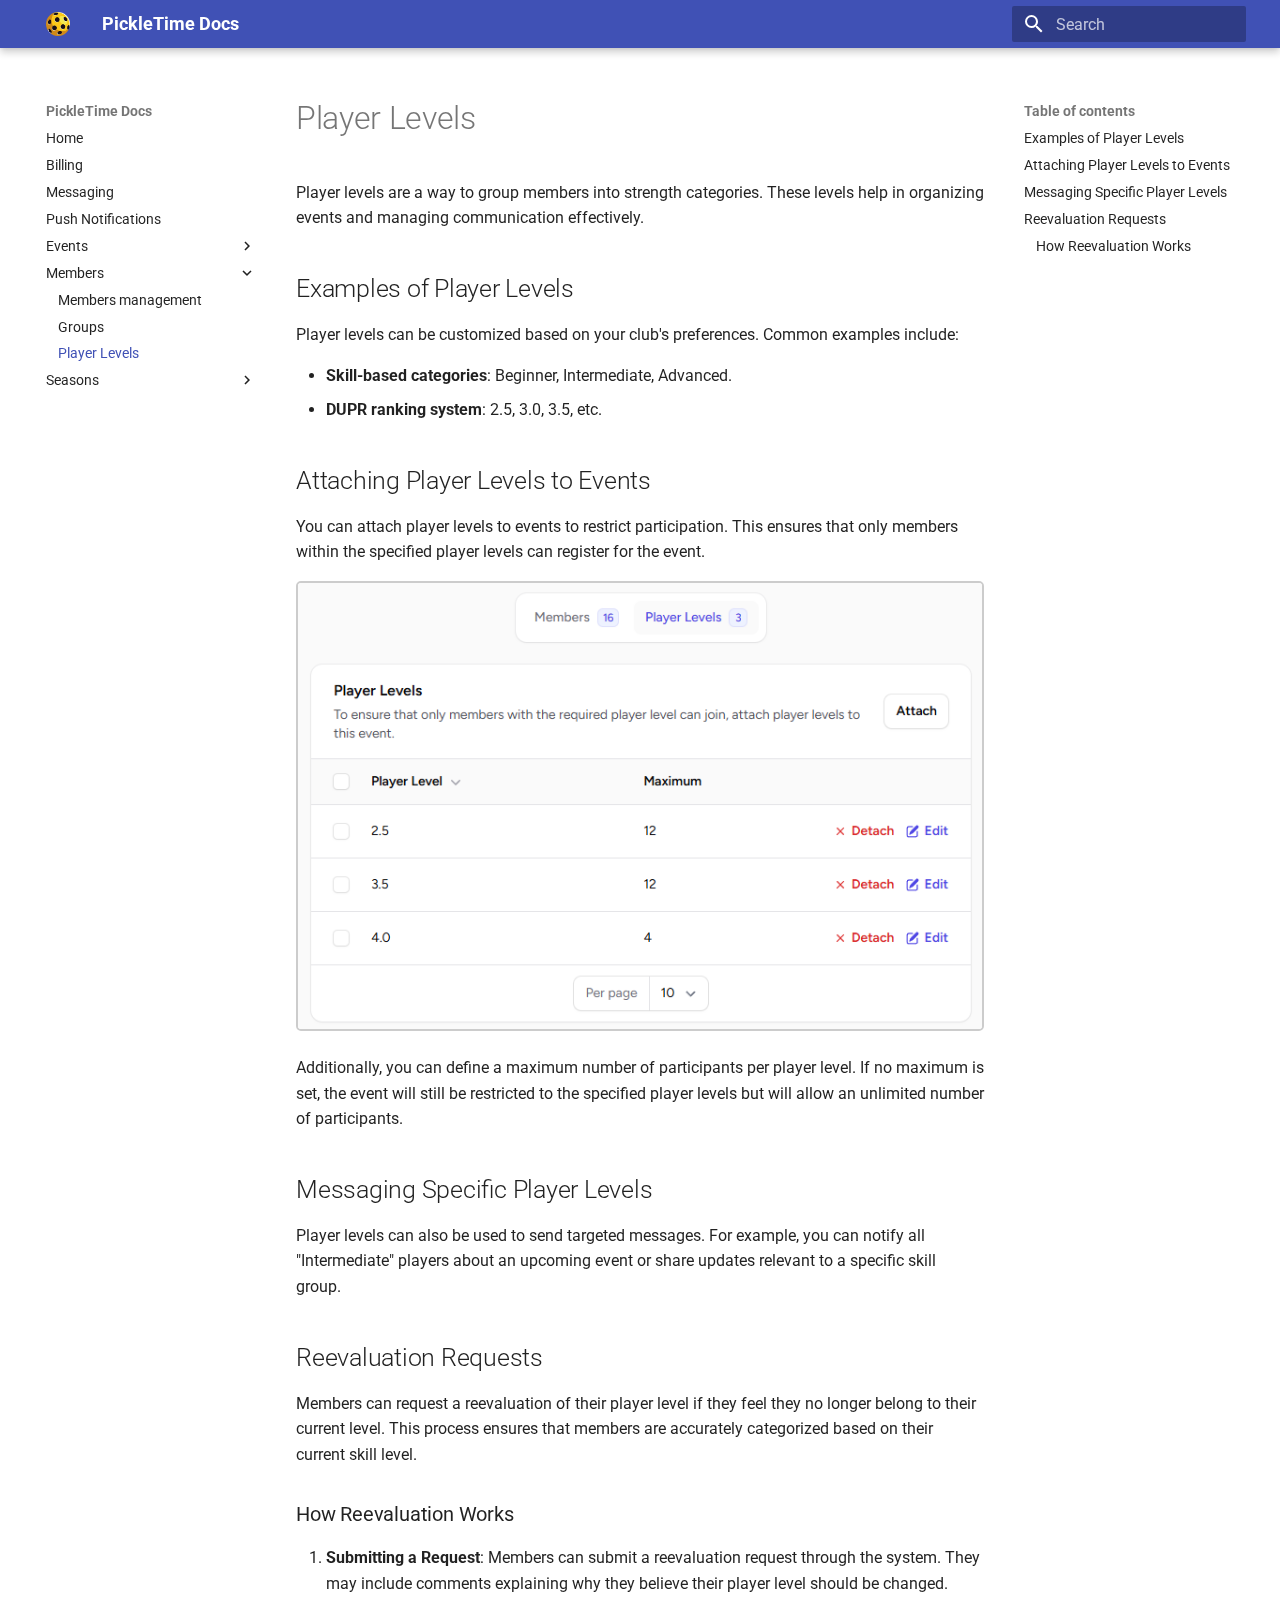
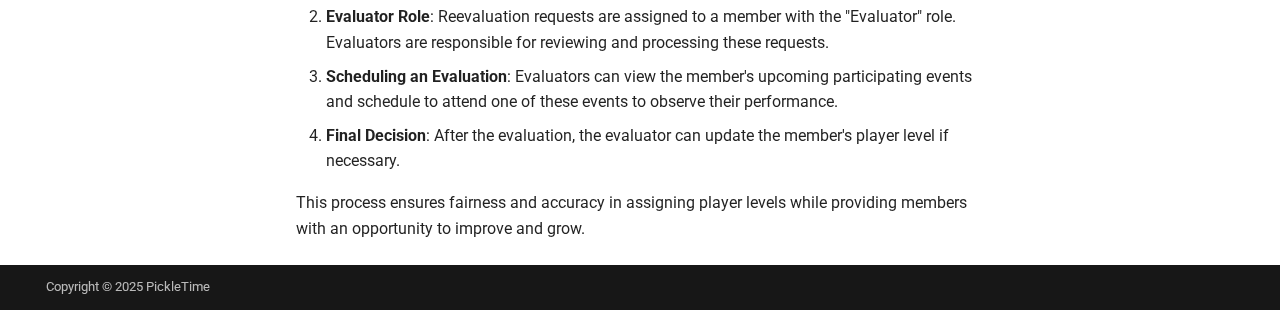
<file: members/player-levels/index.html>
<!doctype html>
<html lang="en" class="no-js">
  <head>
    
      <meta charset="utf-8">
      <meta name="viewport" content="width=device-width,initial-scale=1">
      
      
      
      
        <link rel="prev" href="../groups/">
      
      
        <link rel="next" href="../../seasons/">
      
      
      <link rel="icon" href="../../assets/images/favicon.png">
      <meta name="generator" content="mkdocs-1.6.1, mkdocs-material-9.6.17">
    
    
      
        <title>Player Levels - PickleTime Docs</title>
      
    
    
      <link rel="stylesheet" href="../../assets/stylesheets/main.7e37652d.min.css">
      
        
        <link rel="stylesheet" href="../../assets/stylesheets/palette.06af60db.min.css">
      
      


    
    
      
    
    
      
        
        
        <link rel="preconnect" href="https://fonts.gstatic.com" crossorigin>
        <link rel="stylesheet" href="https://fonts.googleapis.com/css?family=Roboto:300,300i,400,400i,700,700i%7CRoboto+Mono:400,400i,700,700i&display=fallback">
        <style>:root{--md-text-font:"Roboto";--md-code-font:"Roboto Mono"}</style>
      
    
    
      <link rel="stylesheet" href="../../stylesheets/extra.css">
    
    <script>__md_scope=new URL("../..",location),__md_hash=e=>[...e].reduce(((e,_)=>(e<<5)-e+_.charCodeAt(0)),0),__md_get=(e,_=localStorage,t=__md_scope)=>JSON.parse(_.getItem(t.pathname+"."+e)),__md_set=(e,_,t=localStorage,a=__md_scope)=>{try{t.setItem(a.pathname+"."+e,JSON.stringify(_))}catch(e){}}</script>
    
      

    
    
    
  </head>
  
  
    
    
    
    
    
    <body dir="ltr" data-md-color-scheme="default" data-md-color-primary="indigo" data-md-color-accent="indigo">
  
    
    <input class="md-toggle" data-md-toggle="drawer" type="checkbox" id="__drawer" autocomplete="off">
    <input class="md-toggle" data-md-toggle="search" type="checkbox" id="__search" autocomplete="off">
    <label class="md-overlay" for="__drawer"></label>
    <div data-md-component="skip">
      
        
        <a href="#player-levels" class="md-skip">
          Skip to content
        </a>
      
    </div>
    <div data-md-component="announce">
      
    </div>
    
    
      

  

<header class="md-header md-header--shadow" data-md-component="header">
  <nav class="md-header__inner md-grid" aria-label="Header">
    <a href="../.." title="PickleTime Docs" class="md-header__button md-logo" aria-label="PickleTime Docs" data-md-component="logo">
      
  <img src="../../images/ball-icon.webp" alt="logo">

    </a>
    <label class="md-header__button md-icon" for="__drawer">
      
      <svg xmlns="http://www.w3.org/2000/svg" viewBox="0 0 24 24"><path d="M3 6h18v2H3zm0 5h18v2H3zm0 5h18v2H3z"/></svg>
    </label>
    <div class="md-header__title" data-md-component="header-title">
      <div class="md-header__ellipsis">
        <div class="md-header__topic">
          <span class="md-ellipsis">
            PickleTime Docs
          </span>
        </div>
        <div class="md-header__topic" data-md-component="header-topic">
          <span class="md-ellipsis">
            
              Player Levels
            
          </span>
        </div>
      </div>
    </div>
    
      
    
    
    
    
      
      
        <label class="md-header__button md-icon" for="__search">
          
          <svg xmlns="http://www.w3.org/2000/svg" viewBox="0 0 24 24"><path d="M9.5 3A6.5 6.5 0 0 1 16 9.5c0 1.61-.59 3.09-1.56 4.23l.27.27h.79l5 5-1.5 1.5-5-5v-.79l-.27-.27A6.52 6.52 0 0 1 9.5 16 6.5 6.5 0 0 1 3 9.5 6.5 6.5 0 0 1 9.5 3m0 2C7 5 5 7 5 9.5S7 14 9.5 14 14 12 14 9.5 12 5 9.5 5"/></svg>
        </label>
        <div class="md-search" data-md-component="search" role="dialog">
  <label class="md-search__overlay" for="__search"></label>
  <div class="md-search__inner" role="search">
    <form class="md-search__form" name="search">
      <input type="text" class="md-search__input" name="query" aria-label="Search" placeholder="Search" autocapitalize="off" autocorrect="off" autocomplete="off" spellcheck="false" data-md-component="search-query" required>
      <label class="md-search__icon md-icon" for="__search">
        
        <svg xmlns="http://www.w3.org/2000/svg" viewBox="0 0 24 24"><path d="M9.5 3A6.5 6.5 0 0 1 16 9.5c0 1.61-.59 3.09-1.56 4.23l.27.27h.79l5 5-1.5 1.5-5-5v-.79l-.27-.27A6.52 6.52 0 0 1 9.5 16 6.5 6.5 0 0 1 3 9.5 6.5 6.5 0 0 1 9.5 3m0 2C7 5 5 7 5 9.5S7 14 9.5 14 14 12 14 9.5 12 5 9.5 5"/></svg>
        
        <svg xmlns="http://www.w3.org/2000/svg" viewBox="0 0 24 24"><path d="M20 11v2H8l5.5 5.5-1.42 1.42L4.16 12l7.92-7.92L13.5 5.5 8 11z"/></svg>
      </label>
      <nav class="md-search__options" aria-label="Search">
        
        <button type="reset" class="md-search__icon md-icon" title="Clear" aria-label="Clear" tabindex="-1">
          
          <svg xmlns="http://www.w3.org/2000/svg" viewBox="0 0 24 24"><path d="M19 6.41 17.59 5 12 10.59 6.41 5 5 6.41 10.59 12 5 17.59 6.41 19 12 13.41 17.59 19 19 17.59 13.41 12z"/></svg>
        </button>
      </nav>
      
    </form>
    <div class="md-search__output">
      <div class="md-search__scrollwrap" tabindex="0" data-md-scrollfix>
        <div class="md-search-result" data-md-component="search-result">
          <div class="md-search-result__meta">
            Initializing search
          </div>
          <ol class="md-search-result__list" role="presentation"></ol>
        </div>
      </div>
    </div>
  </div>
</div>
      
    
    
  </nav>
  
</header>
    
    <div class="md-container" data-md-component="container">
      
      
        
          
        
      
      <main class="md-main" data-md-component="main">
        <div class="md-main__inner md-grid">
          
            
              
              <div class="md-sidebar md-sidebar--primary" data-md-component="sidebar" data-md-type="navigation" >
                <div class="md-sidebar__scrollwrap">
                  <div class="md-sidebar__inner">
                    



<nav class="md-nav md-nav--primary" aria-label="Navigation" data-md-level="0">
  <label class="md-nav__title" for="__drawer">
    <a href="../.." title="PickleTime Docs" class="md-nav__button md-logo" aria-label="PickleTime Docs" data-md-component="logo">
      
  <img src="../../images/ball-icon.webp" alt="logo">

    </a>
    PickleTime Docs
  </label>
  
  <ul class="md-nav__list" data-md-scrollfix>
    
      
      
  
  
  
  
    <li class="md-nav__item">
      <a href="../.." class="md-nav__link">
        
  
  
  <span class="md-ellipsis">
    Home
    
  </span>
  

      </a>
    </li>
  

    
      
      
  
  
  
  
    <li class="md-nav__item">
      <a href="../../billing/" class="md-nav__link">
        
  
  
  <span class="md-ellipsis">
    Billing
    
  </span>
  

      </a>
    </li>
  

    
      
      
  
  
  
  
    <li class="md-nav__item">
      <a href="../../messaging/" class="md-nav__link">
        
  
  
  <span class="md-ellipsis">
    Messaging
    
  </span>
  

      </a>
    </li>
  

    
      
      
  
  
  
  
    <li class="md-nav__item">
      <a href="../../push-notifications/" class="md-nav__link">
        
  
  
  <span class="md-ellipsis">
    Push Notifications
    
  </span>
  

      </a>
    </li>
  

    
      
      
  
  
  
  
    
    
    
    
    
    <li class="md-nav__item md-nav__item--nested">
      
        
        
        <input class="md-nav__toggle md-toggle " type="checkbox" id="__nav_5" >
        
          
          <label class="md-nav__link" for="__nav_5" id="__nav_5_label" tabindex="0">
            
  
  
  <span class="md-ellipsis">
    Events
    
  </span>
  

            <span class="md-nav__icon md-icon"></span>
          </label>
        
        <nav class="md-nav" data-md-level="1" aria-labelledby="__nav_5_label" aria-expanded="false">
          <label class="md-nav__title" for="__nav_5">
            <span class="md-nav__icon md-icon"></span>
            Events
          </label>
          <ul class="md-nav__list" data-md-scrollfix>
            
              
                
  
  
  
  
    <li class="md-nav__item">
      <a href="../../events/" class="md-nav__link">
        
  
  
  <span class="md-ellipsis">
    Events
    
  </span>
  

      </a>
    </li>
  

              
            
              
                
  
  
  
  
    <li class="md-nav__item">
      <a href="../../events/events-management/" class="md-nav__link">
        
  
  
  <span class="md-ellipsis">
    Events Management
    
  </span>
  

      </a>
    </li>
  

              
            
              
                
  
  
  
  
    <li class="md-nav__item">
      <a href="../../events/events-settings/" class="md-nav__link">
        
  
  
  <span class="md-ellipsis">
    Events Settings
    
  </span>
  

      </a>
    </li>
  

              
            
              
                
  
  
  
  
    <li class="md-nav__item">
      <a href="../../events/recurring-events/" class="md-nav__link">
        
  
  
  <span class="md-ellipsis">
    Recurring Events
    
  </span>
  

      </a>
    </li>
  

              
            
          </ul>
        </nav>
      
    </li>
  

    
      
      
  
  
    
  
  
  
    
    
    
    
    
    <li class="md-nav__item md-nav__item--active md-nav__item--nested">
      
        
        
        <input class="md-nav__toggle md-toggle " type="checkbox" id="__nav_6" checked>
        
          
          <label class="md-nav__link" for="__nav_6" id="__nav_6_label" tabindex="0">
            
  
  
  <span class="md-ellipsis">
    Members
    
  </span>
  

            <span class="md-nav__icon md-icon"></span>
          </label>
        
        <nav class="md-nav" data-md-level="1" aria-labelledby="__nav_6_label" aria-expanded="true">
          <label class="md-nav__title" for="__nav_6">
            <span class="md-nav__icon md-icon"></span>
            Members
          </label>
          <ul class="md-nav__list" data-md-scrollfix>
            
              
                
  
  
  
  
    <li class="md-nav__item">
      <a href="../" class="md-nav__link">
        
  
  
  <span class="md-ellipsis">
    Members management
    
  </span>
  

      </a>
    </li>
  

              
            
              
                
  
  
  
  
    <li class="md-nav__item">
      <a href="../groups/" class="md-nav__link">
        
  
  
  <span class="md-ellipsis">
    Groups
    
  </span>
  

      </a>
    </li>
  

              
            
              
                
  
  
    
  
  
  
    <li class="md-nav__item md-nav__item--active">
      
      <input class="md-nav__toggle md-toggle" type="checkbox" id="__toc">
      
      
        
      
      
        <label class="md-nav__link md-nav__link--active" for="__toc">
          
  
  
  <span class="md-ellipsis">
    Player Levels
    
  </span>
  

          <span class="md-nav__icon md-icon"></span>
        </label>
      
      <a href="./" class="md-nav__link md-nav__link--active">
        
  
  
  <span class="md-ellipsis">
    Player Levels
    
  </span>
  

      </a>
      
        

<nav class="md-nav md-nav--secondary" aria-label="Table of contents">
  
  
  
    
  
  
    <label class="md-nav__title" for="__toc">
      <span class="md-nav__icon md-icon"></span>
      Table of contents
    </label>
    <ul class="md-nav__list" data-md-component="toc" data-md-scrollfix>
      
        <li class="md-nav__item">
  <a href="#examples-of-player-levels" class="md-nav__link">
    <span class="md-ellipsis">
      Examples of Player Levels
    </span>
  </a>
  
</li>
      
        <li class="md-nav__item">
  <a href="#attaching-player-levels-to-events" class="md-nav__link">
    <span class="md-ellipsis">
      Attaching Player Levels to Events
    </span>
  </a>
  
</li>
      
        <li class="md-nav__item">
  <a href="#messaging-specific-player-levels" class="md-nav__link">
    <span class="md-ellipsis">
      Messaging Specific Player Levels
    </span>
  </a>
  
</li>
      
        <li class="md-nav__item">
  <a href="#reevaluation-requests" class="md-nav__link">
    <span class="md-ellipsis">
      Reevaluation Requests
    </span>
  </a>
  
    <nav class="md-nav" aria-label="Reevaluation Requests">
      <ul class="md-nav__list">
        
          <li class="md-nav__item">
  <a href="#how-reevaluation-works" class="md-nav__link">
    <span class="md-ellipsis">
      How Reevaluation Works
    </span>
  </a>
  
</li>
        
      </ul>
    </nav>
  
</li>
      
    </ul>
  
</nav>
      
    </li>
  

              
            
          </ul>
        </nav>
      
    </li>
  

    
      
      
  
  
  
  
    
    
    
    
    
    <li class="md-nav__item md-nav__item--nested">
      
        
        
        <input class="md-nav__toggle md-toggle " type="checkbox" id="__nav_7" >
        
          
          <label class="md-nav__link" for="__nav_7" id="__nav_7_label" tabindex="0">
            
  
  
  <span class="md-ellipsis">
    Seasons
    
  </span>
  

            <span class="md-nav__icon md-icon"></span>
          </label>
        
        <nav class="md-nav" data-md-level="1" aria-labelledby="__nav_7_label" aria-expanded="false">
          <label class="md-nav__title" for="__nav_7">
            <span class="md-nav__icon md-icon"></span>
            Seasons
          </label>
          <ul class="md-nav__list" data-md-scrollfix>
            
              
                
  
  
  
  
    <li class="md-nav__item">
      <a href="../../seasons/" class="md-nav__link">
        
  
  
  <span class="md-ellipsis">
    Seasons
    
  </span>
  

      </a>
    </li>
  

              
            
          </ul>
        </nav>
      
    </li>
  

    
  </ul>
</nav>
                  </div>
                </div>
              </div>
            
            
              
              <div class="md-sidebar md-sidebar--secondary" data-md-component="sidebar" data-md-type="toc" >
                <div class="md-sidebar__scrollwrap">
                  <div class="md-sidebar__inner">
                    

<nav class="md-nav md-nav--secondary" aria-label="Table of contents">
  
  
  
    
  
  
    <label class="md-nav__title" for="__toc">
      <span class="md-nav__icon md-icon"></span>
      Table of contents
    </label>
    <ul class="md-nav__list" data-md-component="toc" data-md-scrollfix>
      
        <li class="md-nav__item">
  <a href="#examples-of-player-levels" class="md-nav__link">
    <span class="md-ellipsis">
      Examples of Player Levels
    </span>
  </a>
  
</li>
      
        <li class="md-nav__item">
  <a href="#attaching-player-levels-to-events" class="md-nav__link">
    <span class="md-ellipsis">
      Attaching Player Levels to Events
    </span>
  </a>
  
</li>
      
        <li class="md-nav__item">
  <a href="#messaging-specific-player-levels" class="md-nav__link">
    <span class="md-ellipsis">
      Messaging Specific Player Levels
    </span>
  </a>
  
</li>
      
        <li class="md-nav__item">
  <a href="#reevaluation-requests" class="md-nav__link">
    <span class="md-ellipsis">
      Reevaluation Requests
    </span>
  </a>
  
    <nav class="md-nav" aria-label="Reevaluation Requests">
      <ul class="md-nav__list">
        
          <li class="md-nav__item">
  <a href="#how-reevaluation-works" class="md-nav__link">
    <span class="md-ellipsis">
      How Reevaluation Works
    </span>
  </a>
  
</li>
        
      </ul>
    </nav>
  
</li>
      
    </ul>
  
</nav>
                  </div>
                </div>
              </div>
            
          
          
            <div class="md-content" data-md-component="content">
              <article class="md-content__inner md-typeset">
                
                  



<h1 id="player-levels">Player Levels<a class="headerlink" href="#player-levels" title="Permanent link">&para;</a></h1>
<p>Player levels are a way to group members into strength categories. These levels help in organizing events and managing communication effectively.</p>
<h2 id="examples-of-player-levels">Examples of Player Levels<a class="headerlink" href="#examples-of-player-levels" title="Permanent link">&para;</a></h2>
<p>Player levels can be customized based on your club's preferences. Common examples include:</p>
<ul>
<li><strong>Skill-based categories</strong>: Beginner, Intermediate, Advanced.</li>
<li><strong>DUPR ranking system</strong>: 2.5, 3.0, 3.5, etc.</li>
</ul>
<h2 id="attaching-player-levels-to-events">Attaching Player Levels to Events<a class="headerlink" href="#attaching-player-levels-to-events" title="Permanent link">&para;</a></h2>
<p>You can attach player levels to events to restrict participation. This ensures that only members within the specified player levels can register for the event.</p>
<p><img alt="Attach player levels to events" src="../../images/attach-player-levels-to-events.png" /></p>
<p>Additionally, you can define a maximum number of participants per player level. If no maximum is set, the event will still be restricted to the specified player levels but will allow an unlimited number of participants.</p>
<h2 id="messaging-specific-player-levels">Messaging Specific Player Levels<a class="headerlink" href="#messaging-specific-player-levels" title="Permanent link">&para;</a></h2>
<p>Player levels can also be used to send targeted messages. For example, you can notify all "Intermediate" players about an upcoming event or share updates relevant to a specific skill group.</p>
<h2 id="reevaluation-requests">Reevaluation Requests<a class="headerlink" href="#reevaluation-requests" title="Permanent link">&para;</a></h2>
<p>Members can request a reevaluation of their player level if they feel they no longer belong to their current level. This process ensures that members are accurately categorized based on their current skill level.</p>
<h3 id="how-reevaluation-works">How Reevaluation Works<a class="headerlink" href="#how-reevaluation-works" title="Permanent link">&para;</a></h3>
<ol>
<li><strong>Submitting a Request</strong>: Members can submit a reevaluation request through the system. They may include comments explaining why they believe their player level should be changed.</li>
<li><strong>Evaluator Role</strong>: Reevaluation requests are assigned to a member with the "Evaluator" role. Evaluators are responsible for reviewing and processing these requests.</li>
<li><strong>Scheduling an Evaluation</strong>: Evaluators can view the member's upcoming participating events and schedule to attend one of these events to observe their performance.</li>
<li><strong>Final Decision</strong>: After the evaluation, the evaluator can update the member's player level if necessary.</li>
</ol>
<p>This process ensures fairness and accuracy in assigning player levels while providing members with an opportunity to improve and grow.</p>












                
              </article>
            </div>
          
          
<script>var target=document.getElementById(location.hash.slice(1));target&&target.name&&(target.checked=target.name.startsWith("__tabbed_"))</script>
        </div>
        
      </main>
      
        <footer class="md-footer">
  
  <div class="md-footer-meta md-typeset">
    <div class="md-footer-meta__inner md-grid">
      <div class="md-copyright">
  
    <div class="md-copyright__highlight">
      Copyright &copy; 2025 PickleTime
    </div>
  
  
</div>
      
    </div>
  </div>
</footer>
      
    </div>
    <div class="md-dialog" data-md-component="dialog">
      <div class="md-dialog__inner md-typeset"></div>
    </div>
    
    
    
      
      <script id="__config" type="application/json">{"base": "../..", "features": [], "search": "../../assets/javascripts/workers/search.973d3a69.min.js", "tags": null, "translations": {"clipboard.copied": "Copied to clipboard", "clipboard.copy": "Copy to clipboard", "search.result.more.one": "1 more on this page", "search.result.more.other": "# more on this page", "search.result.none": "No matching documents", "search.result.one": "1 matching document", "search.result.other": "# matching documents", "search.result.placeholder": "Type to start searching", "search.result.term.missing": "Missing", "select.version": "Select version"}, "version": null}</script>
    
    
      <script src="../../assets/javascripts/bundle.92b07e13.min.js"></script>
      
    
  </body>
</html>
</file>
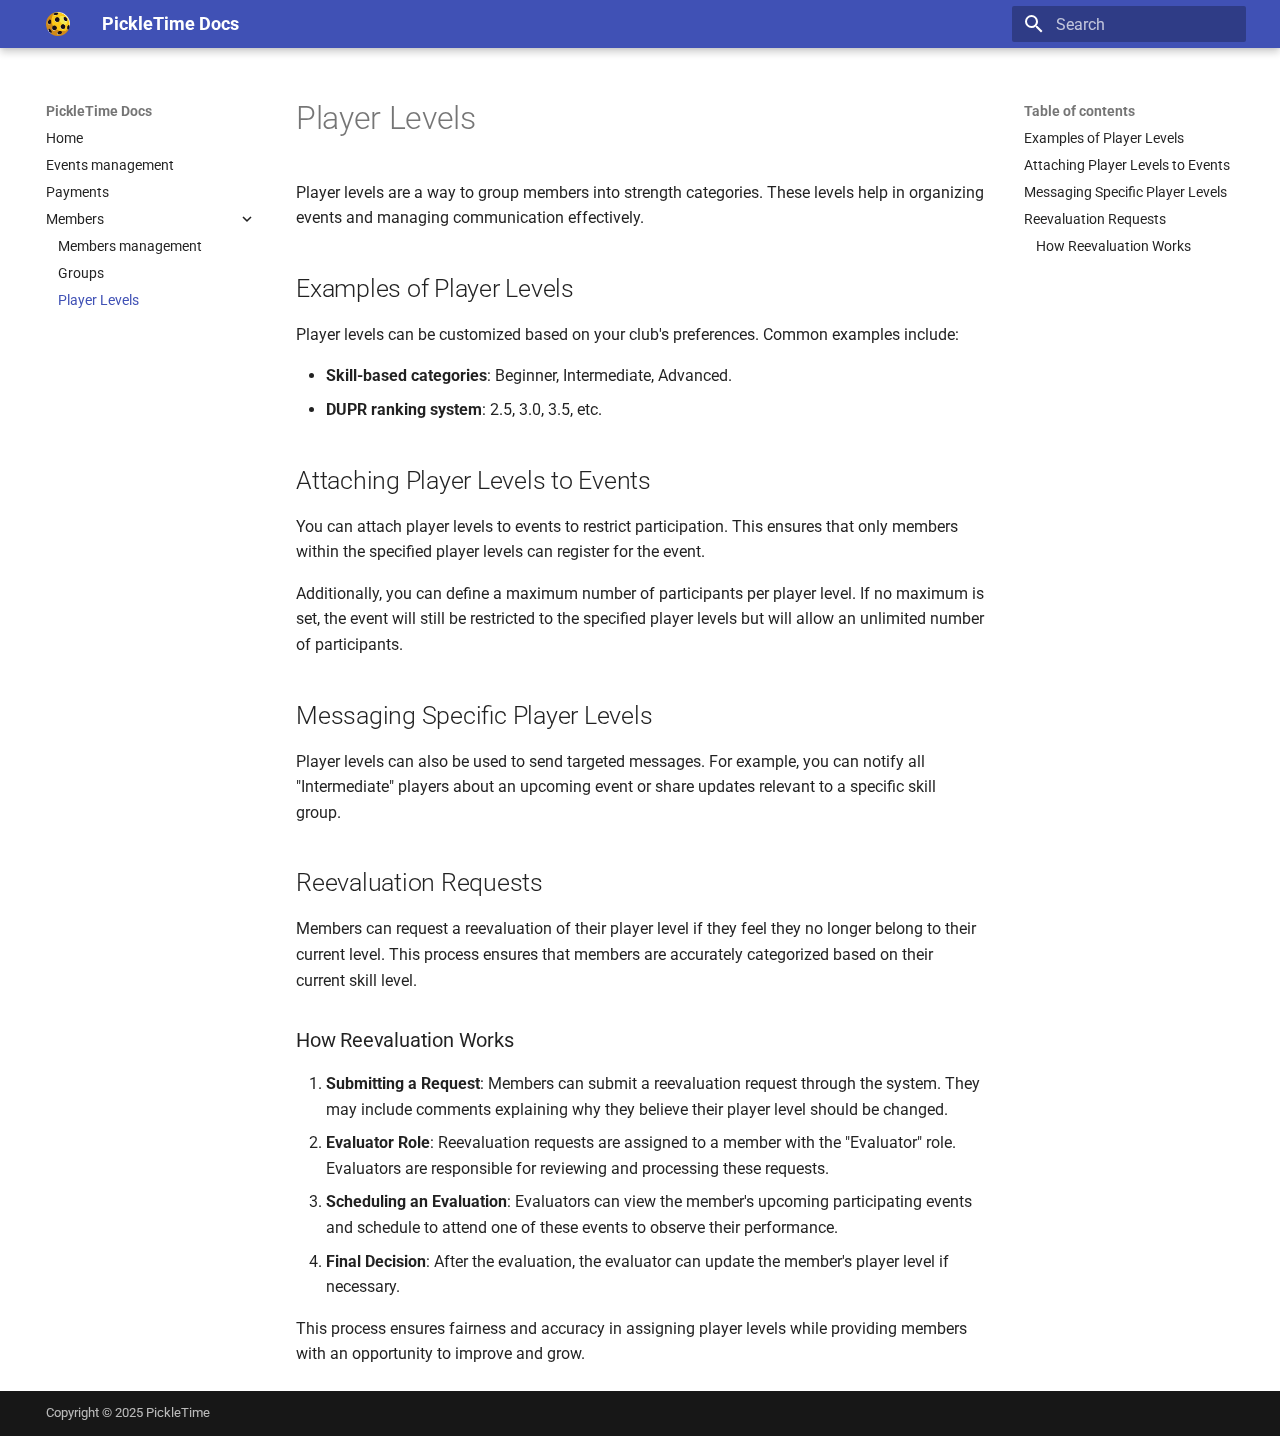
<file: members/player_levels/index.html>
<!doctype html>
<html lang="en" class="no-js">
  <head>
    
      <meta charset="utf-8">
      <meta name="viewport" content="width=device-width,initial-scale=1">
      
      
      
      
        <link rel="prev" href="../groups/">
      
      
      
      <link rel="icon" href="../../assets/images/favicon.png">
      <meta name="generator" content="mkdocs-1.6.1, mkdocs-material-9.6.12">
    
    
      
        <title>Player Levels - PickleTime Docs</title>
      
    
    
      <link rel="stylesheet" href="../../assets/stylesheets/main.2afb09e1.min.css">
      
        
        <link rel="stylesheet" href="../../assets/stylesheets/palette.06af60db.min.css">
      
      


    
    
      
    
    
      
        
        
        <link rel="preconnect" href="https://fonts.gstatic.com" crossorigin>
        <link rel="stylesheet" href="https://fonts.googleapis.com/css?family=Roboto:300,300i,400,400i,700,700i%7CRoboto+Mono:400,400i,700,700i&display=fallback">
        <style>:root{--md-text-font:"Roboto";--md-code-font:"Roboto Mono"}</style>
      
    
    
    <script>__md_scope=new URL("../..",location),__md_hash=e=>[...e].reduce(((e,_)=>(e<<5)-e+_.charCodeAt(0)),0),__md_get=(e,_=localStorage,t=__md_scope)=>JSON.parse(_.getItem(t.pathname+"."+e)),__md_set=(e,_,t=localStorage,a=__md_scope)=>{try{t.setItem(a.pathname+"."+e,JSON.stringify(_))}catch(e){}}</script>
    
      

    
    
    
  </head>
  
  
    
    
    
    
    
    <body dir="ltr" data-md-color-scheme="default" data-md-color-primary="indigo" data-md-color-accent="indigo">
  
    
    <input class="md-toggle" data-md-toggle="drawer" type="checkbox" id="__drawer" autocomplete="off">
    <input class="md-toggle" data-md-toggle="search" type="checkbox" id="__search" autocomplete="off">
    <label class="md-overlay" for="__drawer"></label>
    <div data-md-component="skip">
      
        
        <a href="#player-levels" class="md-skip">
          Skip to content
        </a>
      
    </div>
    <div data-md-component="announce">
      
    </div>
    
    
      

  

<header class="md-header md-header--shadow" data-md-component="header">
  <nav class="md-header__inner md-grid" aria-label="Header">
    <a href="../.." title="PickleTime Docs" class="md-header__button md-logo" aria-label="PickleTime Docs" data-md-component="logo">
      
  <img src="../../images/ball-icon.webp" alt="logo">

    </a>
    <label class="md-header__button md-icon" for="__drawer">
      
      <svg xmlns="http://www.w3.org/2000/svg" viewBox="0 0 24 24"><path d="M3 6h18v2H3zm0 5h18v2H3zm0 5h18v2H3z"/></svg>
    </label>
    <div class="md-header__title" data-md-component="header-title">
      <div class="md-header__ellipsis">
        <div class="md-header__topic">
          <span class="md-ellipsis">
            PickleTime Docs
          </span>
        </div>
        <div class="md-header__topic" data-md-component="header-topic">
          <span class="md-ellipsis">
            
              Player Levels
            
          </span>
        </div>
      </div>
    </div>
    
      
    
    
    
    
      
      
        <label class="md-header__button md-icon" for="__search">
          
          <svg xmlns="http://www.w3.org/2000/svg" viewBox="0 0 24 24"><path d="M9.5 3A6.5 6.5 0 0 1 16 9.5c0 1.61-.59 3.09-1.56 4.23l.27.27h.79l5 5-1.5 1.5-5-5v-.79l-.27-.27A6.52 6.52 0 0 1 9.5 16 6.5 6.5 0 0 1 3 9.5 6.5 6.5 0 0 1 9.5 3m0 2C7 5 5 7 5 9.5S7 14 9.5 14 14 12 14 9.5 12 5 9.5 5"/></svg>
        </label>
        <div class="md-search" data-md-component="search" role="dialog">
  <label class="md-search__overlay" for="__search"></label>
  <div class="md-search__inner" role="search">
    <form class="md-search__form" name="search">
      <input type="text" class="md-search__input" name="query" aria-label="Search" placeholder="Search" autocapitalize="off" autocorrect="off" autocomplete="off" spellcheck="false" data-md-component="search-query" required>
      <label class="md-search__icon md-icon" for="__search">
        
        <svg xmlns="http://www.w3.org/2000/svg" viewBox="0 0 24 24"><path d="M9.5 3A6.5 6.5 0 0 1 16 9.5c0 1.61-.59 3.09-1.56 4.23l.27.27h.79l5 5-1.5 1.5-5-5v-.79l-.27-.27A6.52 6.52 0 0 1 9.5 16 6.5 6.5 0 0 1 3 9.5 6.5 6.5 0 0 1 9.5 3m0 2C7 5 5 7 5 9.5S7 14 9.5 14 14 12 14 9.5 12 5 9.5 5"/></svg>
        
        <svg xmlns="http://www.w3.org/2000/svg" viewBox="0 0 24 24"><path d="M20 11v2H8l5.5 5.5-1.42 1.42L4.16 12l7.92-7.92L13.5 5.5 8 11z"/></svg>
      </label>
      <nav class="md-search__options" aria-label="Search">
        
        <button type="reset" class="md-search__icon md-icon" title="Clear" aria-label="Clear" tabindex="-1">
          
          <svg xmlns="http://www.w3.org/2000/svg" viewBox="0 0 24 24"><path d="M19 6.41 17.59 5 12 10.59 6.41 5 5 6.41 10.59 12 5 17.59 6.41 19 12 13.41 17.59 19 19 17.59 13.41 12z"/></svg>
        </button>
      </nav>
      
    </form>
    <div class="md-search__output">
      <div class="md-search__scrollwrap" tabindex="0" data-md-scrollfix>
        <div class="md-search-result" data-md-component="search-result">
          <div class="md-search-result__meta">
            Initializing search
          </div>
          <ol class="md-search-result__list" role="presentation"></ol>
        </div>
      </div>
    </div>
  </div>
</div>
      
    
    
  </nav>
  
</header>
    
    <div class="md-container" data-md-component="container">
      
      
        
          
        
      
      <main class="md-main" data-md-component="main">
        <div class="md-main__inner md-grid">
          
            
              
              <div class="md-sidebar md-sidebar--primary" data-md-component="sidebar" data-md-type="navigation" >
                <div class="md-sidebar__scrollwrap">
                  <div class="md-sidebar__inner">
                    



<nav class="md-nav md-nav--primary" aria-label="Navigation" data-md-level="0">
  <label class="md-nav__title" for="__drawer">
    <a href="../.." title="PickleTime Docs" class="md-nav__button md-logo" aria-label="PickleTime Docs" data-md-component="logo">
      
  <img src="../../images/ball-icon.webp" alt="logo">

    </a>
    PickleTime Docs
  </label>
  
  <ul class="md-nav__list" data-md-scrollfix>
    
      
      
  
  
  
  
    <li class="md-nav__item">
      <a href="../.." class="md-nav__link">
        
  
  
  <span class="md-ellipsis">
    Home
    
  </span>
  

      </a>
    </li>
  

    
      
      
  
  
  
  
    <li class="md-nav__item">
      <a href="../../events/" class="md-nav__link">
        
  
  
  <span class="md-ellipsis">
    Events management
    
  </span>
  

      </a>
    </li>
  

    
      
      
  
  
  
  
    <li class="md-nav__item">
      <a href="../../payments/" class="md-nav__link">
        
  
  
  <span class="md-ellipsis">
    Payments
    
  </span>
  

      </a>
    </li>
  

    
      
      
  
  
    
  
  
  
    
    
    
    
    
    <li class="md-nav__item md-nav__item--active md-nav__item--nested">
      
        
        
        <input class="md-nav__toggle md-toggle " type="checkbox" id="__nav_4" checked>
        
          
          <label class="md-nav__link" for="__nav_4" id="__nav_4_label" tabindex="0">
            
  
  
  <span class="md-ellipsis">
    Members
    
  </span>
  

            <span class="md-nav__icon md-icon"></span>
          </label>
        
        <nav class="md-nav" data-md-level="1" aria-labelledby="__nav_4_label" aria-expanded="true">
          <label class="md-nav__title" for="__nav_4">
            <span class="md-nav__icon md-icon"></span>
            Members
          </label>
          <ul class="md-nav__list" data-md-scrollfix>
            
              
                
  
  
  
  
    <li class="md-nav__item">
      <a href="../" class="md-nav__link">
        
  
  
  <span class="md-ellipsis">
    Members management
    
  </span>
  

      </a>
    </li>
  

              
            
              
                
  
  
  
  
    <li class="md-nav__item">
      <a href="../groups/" class="md-nav__link">
        
  
  
  <span class="md-ellipsis">
    Groups
    
  </span>
  

      </a>
    </li>
  

              
            
              
                
  
  
    
  
  
  
    <li class="md-nav__item md-nav__item--active">
      
      <input class="md-nav__toggle md-toggle" type="checkbox" id="__toc">
      
      
        
      
      
        <label class="md-nav__link md-nav__link--active" for="__toc">
          
  
  
  <span class="md-ellipsis">
    Player Levels
    
  </span>
  

          <span class="md-nav__icon md-icon"></span>
        </label>
      
      <a href="./" class="md-nav__link md-nav__link--active">
        
  
  
  <span class="md-ellipsis">
    Player Levels
    
  </span>
  

      </a>
      
        

<nav class="md-nav md-nav--secondary" aria-label="Table of contents">
  
  
  
    
  
  
    <label class="md-nav__title" for="__toc">
      <span class="md-nav__icon md-icon"></span>
      Table of contents
    </label>
    <ul class="md-nav__list" data-md-component="toc" data-md-scrollfix>
      
        <li class="md-nav__item">
  <a href="#examples-of-player-levels" class="md-nav__link">
    <span class="md-ellipsis">
      Examples of Player Levels
    </span>
  </a>
  
</li>
      
        <li class="md-nav__item">
  <a href="#attaching-player-levels-to-events" class="md-nav__link">
    <span class="md-ellipsis">
      Attaching Player Levels to Events
    </span>
  </a>
  
</li>
      
        <li class="md-nav__item">
  <a href="#messaging-specific-player-levels" class="md-nav__link">
    <span class="md-ellipsis">
      Messaging Specific Player Levels
    </span>
  </a>
  
</li>
      
        <li class="md-nav__item">
  <a href="#reevaluation-requests" class="md-nav__link">
    <span class="md-ellipsis">
      Reevaluation Requests
    </span>
  </a>
  
    <nav class="md-nav" aria-label="Reevaluation Requests">
      <ul class="md-nav__list">
        
          <li class="md-nav__item">
  <a href="#how-reevaluation-works" class="md-nav__link">
    <span class="md-ellipsis">
      How Reevaluation Works
    </span>
  </a>
  
</li>
        
      </ul>
    </nav>
  
</li>
      
    </ul>
  
</nav>
      
    </li>
  

              
            
          </ul>
        </nav>
      
    </li>
  

    
  </ul>
</nav>
                  </div>
                </div>
              </div>
            
            
              
              <div class="md-sidebar md-sidebar--secondary" data-md-component="sidebar" data-md-type="toc" >
                <div class="md-sidebar__scrollwrap">
                  <div class="md-sidebar__inner">
                    

<nav class="md-nav md-nav--secondary" aria-label="Table of contents">
  
  
  
    
  
  
    <label class="md-nav__title" for="__toc">
      <span class="md-nav__icon md-icon"></span>
      Table of contents
    </label>
    <ul class="md-nav__list" data-md-component="toc" data-md-scrollfix>
      
        <li class="md-nav__item">
  <a href="#examples-of-player-levels" class="md-nav__link">
    <span class="md-ellipsis">
      Examples of Player Levels
    </span>
  </a>
  
</li>
      
        <li class="md-nav__item">
  <a href="#attaching-player-levels-to-events" class="md-nav__link">
    <span class="md-ellipsis">
      Attaching Player Levels to Events
    </span>
  </a>
  
</li>
      
        <li class="md-nav__item">
  <a href="#messaging-specific-player-levels" class="md-nav__link">
    <span class="md-ellipsis">
      Messaging Specific Player Levels
    </span>
  </a>
  
</li>
      
        <li class="md-nav__item">
  <a href="#reevaluation-requests" class="md-nav__link">
    <span class="md-ellipsis">
      Reevaluation Requests
    </span>
  </a>
  
    <nav class="md-nav" aria-label="Reevaluation Requests">
      <ul class="md-nav__list">
        
          <li class="md-nav__item">
  <a href="#how-reevaluation-works" class="md-nav__link">
    <span class="md-ellipsis">
      How Reevaluation Works
    </span>
  </a>
  
</li>
        
      </ul>
    </nav>
  
</li>
      
    </ul>
  
</nav>
                  </div>
                </div>
              </div>
            
          
          
            <div class="md-content" data-md-component="content">
              <article class="md-content__inner md-typeset">
                
                  



<h1 id="player-levels">Player Levels<a class="headerlink" href="#player-levels" title="Permanent link">&para;</a></h1>
<p>Player levels are a way to group members into strength categories. These levels help in organizing events and managing communication effectively.</p>
<h2 id="examples-of-player-levels">Examples of Player Levels<a class="headerlink" href="#examples-of-player-levels" title="Permanent link">&para;</a></h2>
<p>Player levels can be customized based on your club's preferences. Common examples include:</p>
<ul>
<li><strong>Skill-based categories</strong>: Beginner, Intermediate, Advanced.</li>
<li><strong>DUPR ranking system</strong>: 2.5, 3.0, 3.5, etc.</li>
</ul>
<h2 id="attaching-player-levels-to-events">Attaching Player Levels to Events<a class="headerlink" href="#attaching-player-levels-to-events" title="Permanent link">&para;</a></h2>
<p>You can attach player levels to events to restrict participation. This ensures that only members within the specified player levels can register for the event.</p>
<p>Additionally, you can define a maximum number of participants per player level. If no maximum is set, the event will still be restricted to the specified player levels but will allow an unlimited number of participants.</p>
<h2 id="messaging-specific-player-levels">Messaging Specific Player Levels<a class="headerlink" href="#messaging-specific-player-levels" title="Permanent link">&para;</a></h2>
<p>Player levels can also be used to send targeted messages. For example, you can notify all "Intermediate" players about an upcoming event or share updates relevant to a specific skill group.</p>
<h2 id="reevaluation-requests">Reevaluation Requests<a class="headerlink" href="#reevaluation-requests" title="Permanent link">&para;</a></h2>
<p>Members can request a reevaluation of their player level if they feel they no longer belong to their current level. This process ensures that members are accurately categorized based on their current skill level.</p>
<h3 id="how-reevaluation-works">How Reevaluation Works<a class="headerlink" href="#how-reevaluation-works" title="Permanent link">&para;</a></h3>
<ol>
<li><strong>Submitting a Request</strong>: Members can submit a reevaluation request through the system. They may include comments explaining why they believe their player level should be changed.</li>
<li><strong>Evaluator Role</strong>: Reevaluation requests are assigned to a member with the "Evaluator" role. Evaluators are responsible for reviewing and processing these requests.</li>
<li><strong>Scheduling an Evaluation</strong>: Evaluators can view the member's upcoming participating events and schedule to attend one of these events to observe their performance.</li>
<li><strong>Final Decision</strong>: After the evaluation, the evaluator can update the member's player level if necessary.</li>
</ol>
<p>This process ensures fairness and accuracy in assigning player levels while providing members with an opportunity to improve and grow.</p>












                
              </article>
            </div>
          
          
<script>var target=document.getElementById(location.hash.slice(1));target&&target.name&&(target.checked=target.name.startsWith("__tabbed_"))</script>
        </div>
        
      </main>
      
        <footer class="md-footer">
  
  <div class="md-footer-meta md-typeset">
    <div class="md-footer-meta__inner md-grid">
      <div class="md-copyright">
  
    <div class="md-copyright__highlight">
      Copyright &copy; 2025 PickleTime
    </div>
  
  
</div>
      
    </div>
  </div>
</footer>
      
    </div>
    <div class="md-dialog" data-md-component="dialog">
      <div class="md-dialog__inner md-typeset"></div>
    </div>
    
    
    
      
      <script id="__config" type="application/json">{"base": "../..", "features": [], "search": "../../assets/javascripts/workers/search.f8cc74c7.min.js", "tags": null, "translations": {"clipboard.copied": "Copied to clipboard", "clipboard.copy": "Copy to clipboard", "search.result.more.one": "1 more on this page", "search.result.more.other": "# more on this page", "search.result.none": "No matching documents", "search.result.one": "1 matching document", "search.result.other": "# matching documents", "search.result.placeholder": "Type to start searching", "search.result.term.missing": "Missing", "select.version": "Select version"}, "version": null}</script>
    
    
      <script src="../../assets/javascripts/bundle.c8b220af.min.js"></script>
      
    
  </body>
</html>
</file>
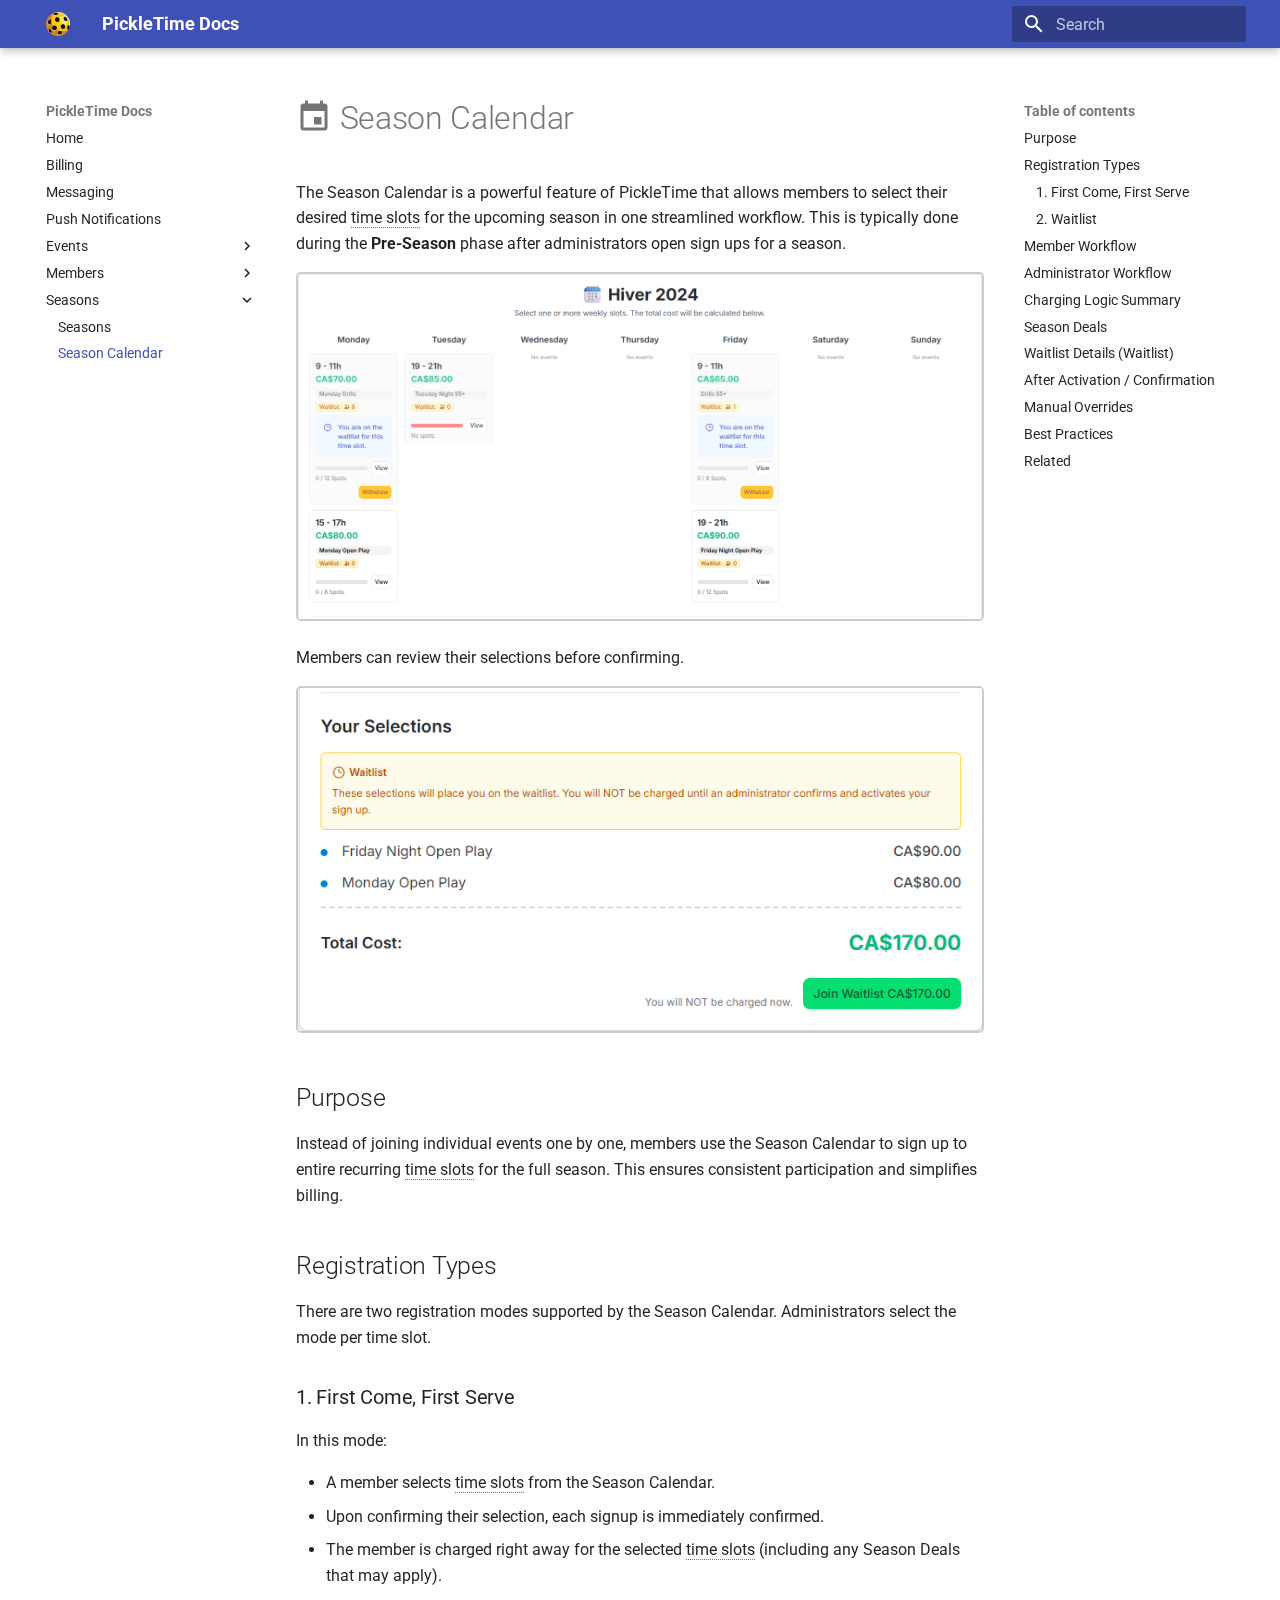
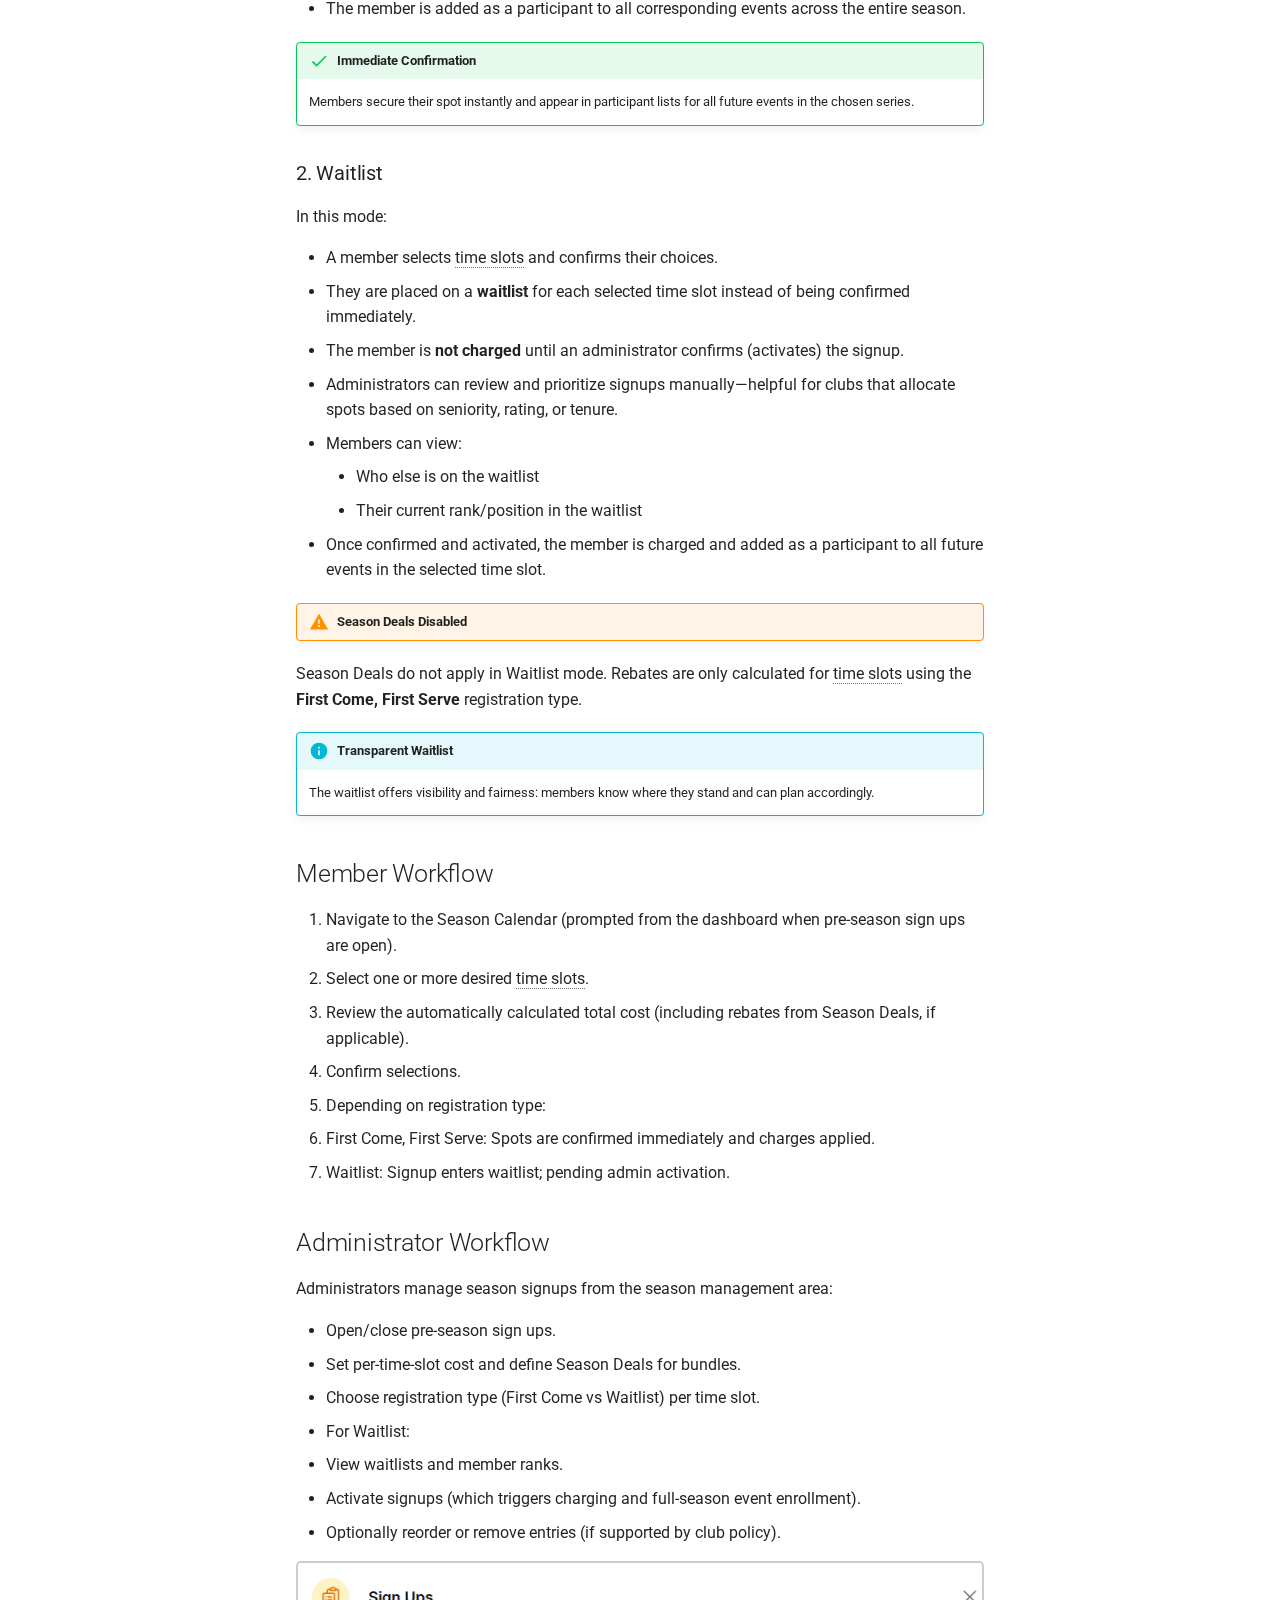
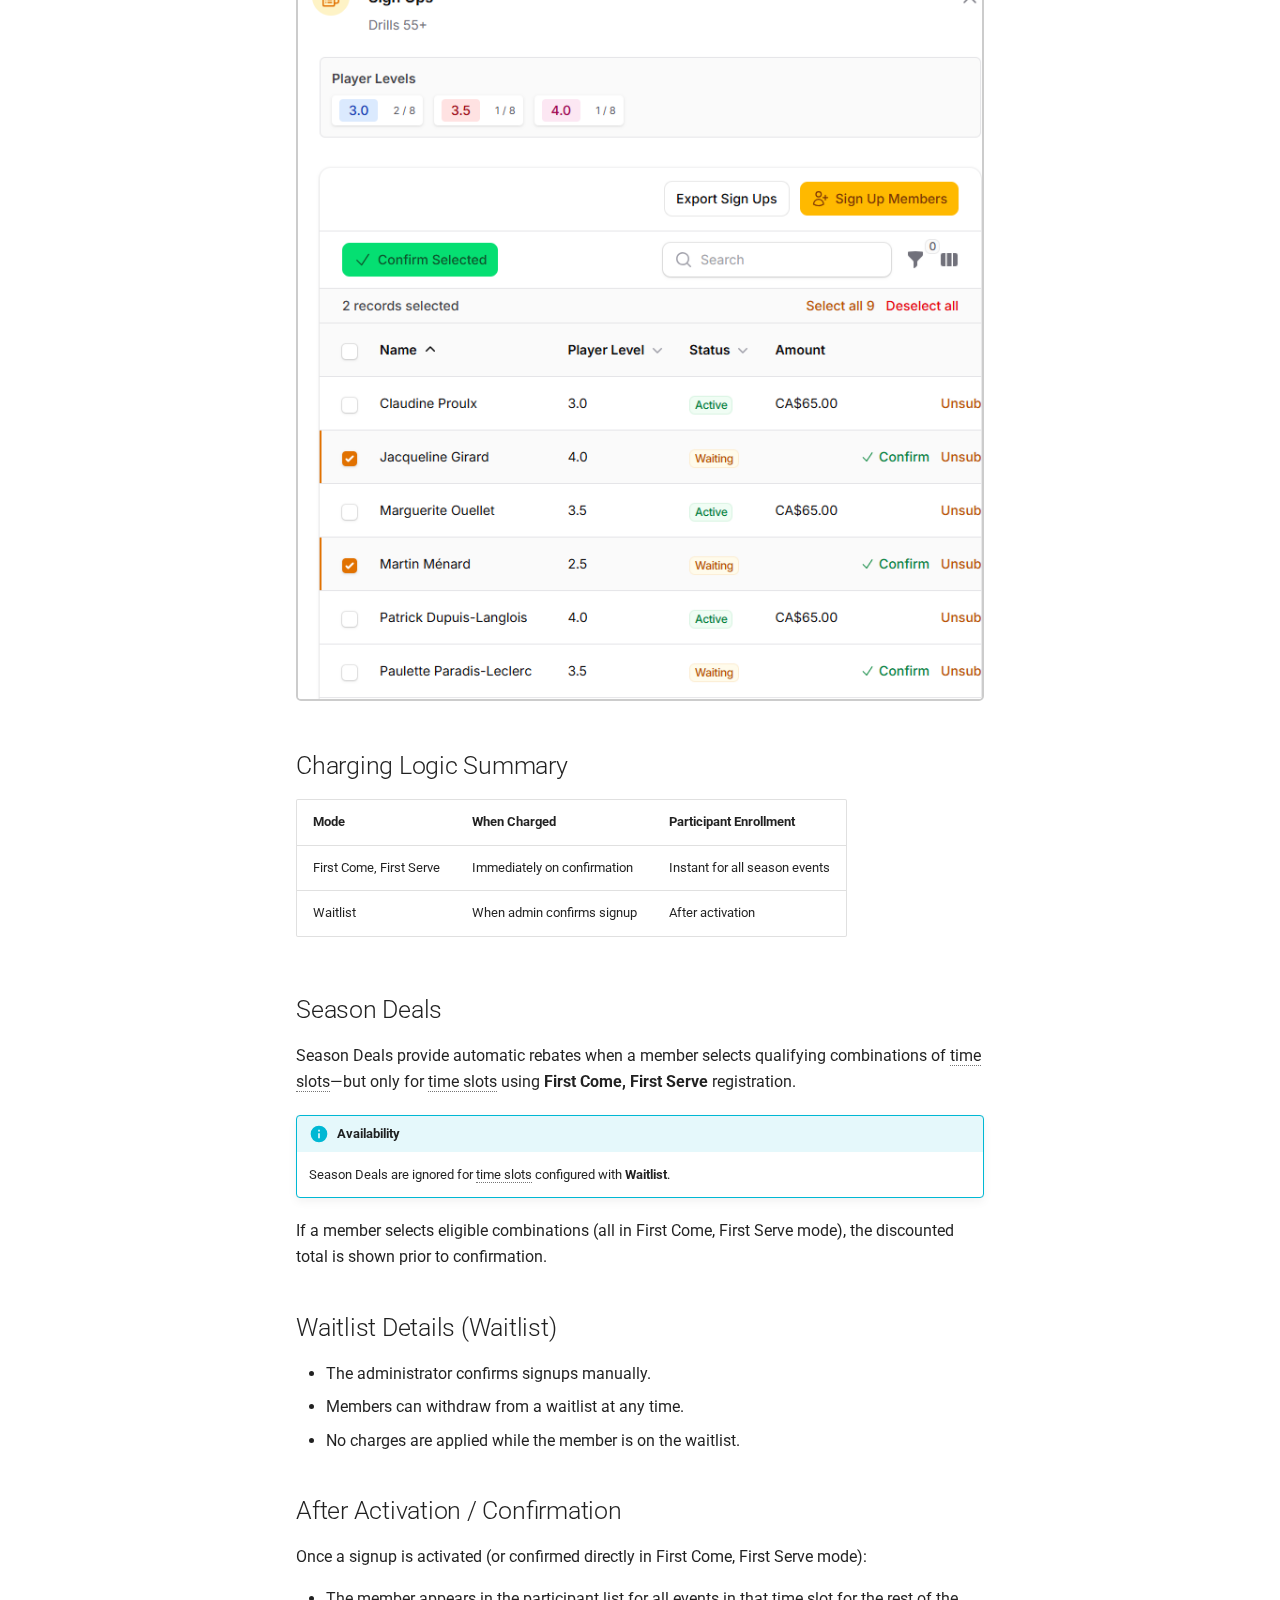
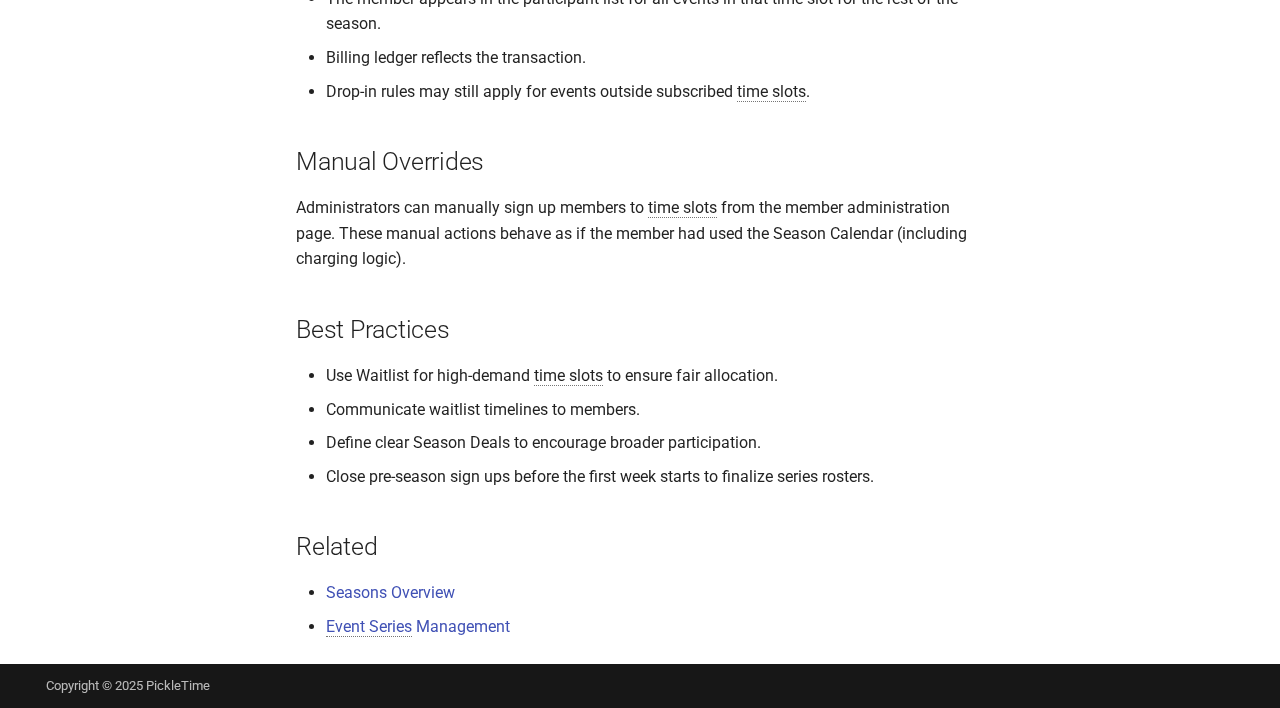
<file: seasons/season-calendar/index.html>
<!doctype html>
<html lang="en" class="no-js">
  <head>
    
      <meta charset="utf-8">
      <meta name="viewport" content="width=device-width,initial-scale=1">
      
      
      
      
        <link rel="prev" href="../">
      
      
      
        
      
      
      <link rel="icon" href="../../assets/images/favicon.png">
      <meta name="generator" content="mkdocs-1.6.1, mkdocs-material-9.7.0">
    
    
      
        <title>Season Calendar - PickleTime Docs</title>
      
    
    
      <link rel="stylesheet" href="../../assets/stylesheets/main.618322db.min.css">
      
        
        <link rel="stylesheet" href="../../assets/stylesheets/palette.ab4e12ef.min.css">
      
      


    
    
      
    
    
      
        
        
        <link rel="preconnect" href="https://fonts.gstatic.com" crossorigin>
        <link rel="stylesheet" href="https://fonts.googleapis.com/css?family=Roboto:300,300i,400,400i,700,700i%7CRoboto+Mono:400,400i,700,700i&display=fallback">
        <style>:root{--md-text-font:"Roboto";--md-code-font:"Roboto Mono"}</style>
      
    
    
      <link rel="stylesheet" href="../../stylesheets/extra.css">
    
    <script>__md_scope=new URL("../..",location),__md_hash=e=>[...e].reduce(((e,_)=>(e<<5)-e+_.charCodeAt(0)),0),__md_get=(e,_=localStorage,t=__md_scope)=>JSON.parse(_.getItem(t.pathname+"."+e)),__md_set=(e,_,t=localStorage,a=__md_scope)=>{try{t.setItem(a.pathname+"."+e,JSON.stringify(_))}catch(e){}}</script>
    
      

    
    
  </head>
  
  
    
    
    
    
    
    <body dir="ltr" data-md-color-scheme="default" data-md-color-primary="indigo" data-md-color-accent="indigo">
  
    
    <input class="md-toggle" data-md-toggle="drawer" type="checkbox" id="__drawer" autocomplete="off">
    <input class="md-toggle" data-md-toggle="search" type="checkbox" id="__search" autocomplete="off">
    <label class="md-overlay" for="__drawer"></label>
    <div data-md-component="skip">
      
        
        <a href="#season-calendar" class="md-skip">
          Skip to content
        </a>
      
    </div>
    <div data-md-component="announce">
      
    </div>
    
    
      

  

<header class="md-header md-header--shadow" data-md-component="header">
  <nav class="md-header__inner md-grid" aria-label="Header">
    <a href="../.." title="PickleTime Docs" class="md-header__button md-logo" aria-label="PickleTime Docs" data-md-component="logo">
      
  <img src="../../images/ball-icon.webp" alt="logo">

    </a>
    <label class="md-header__button md-icon" for="__drawer">
      
      <svg xmlns="http://www.w3.org/2000/svg" viewBox="0 0 24 24"><path d="M3 6h18v2H3zm0 5h18v2H3zm0 5h18v2H3z"/></svg>
    </label>
    <div class="md-header__title" data-md-component="header-title">
      <div class="md-header__ellipsis">
        <div class="md-header__topic">
          <span class="md-ellipsis">
            PickleTime Docs
          </span>
        </div>
        <div class="md-header__topic" data-md-component="header-topic">
          <span class="md-ellipsis">
            
              Season Calendar
            
          </span>
        </div>
      </div>
    </div>
    
      
    
    
    
    
      
      
        <label class="md-header__button md-icon" for="__search">
          
          <svg xmlns="http://www.w3.org/2000/svg" viewBox="0 0 24 24"><path d="M9.5 3A6.5 6.5 0 0 1 16 9.5c0 1.61-.59 3.09-1.56 4.23l.27.27h.79l5 5-1.5 1.5-5-5v-.79l-.27-.27A6.52 6.52 0 0 1 9.5 16 6.5 6.5 0 0 1 3 9.5 6.5 6.5 0 0 1 9.5 3m0 2C7 5 5 7 5 9.5S7 14 9.5 14 14 12 14 9.5 12 5 9.5 5"/></svg>
        </label>
        <div class="md-search" data-md-component="search" role="dialog">
  <label class="md-search__overlay" for="__search"></label>
  <div class="md-search__inner" role="search">
    <form class="md-search__form" name="search">
      <input type="text" class="md-search__input" name="query" aria-label="Search" placeholder="Search" autocapitalize="off" autocorrect="off" autocomplete="off" spellcheck="false" data-md-component="search-query" required>
      <label class="md-search__icon md-icon" for="__search">
        
        <svg xmlns="http://www.w3.org/2000/svg" viewBox="0 0 24 24"><path d="M9.5 3A6.5 6.5 0 0 1 16 9.5c0 1.61-.59 3.09-1.56 4.23l.27.27h.79l5 5-1.5 1.5-5-5v-.79l-.27-.27A6.52 6.52 0 0 1 9.5 16 6.5 6.5 0 0 1 3 9.5 6.5 6.5 0 0 1 9.5 3m0 2C7 5 5 7 5 9.5S7 14 9.5 14 14 12 14 9.5 12 5 9.5 5"/></svg>
        
        <svg xmlns="http://www.w3.org/2000/svg" viewBox="0 0 24 24"><path d="M20 11v2H8l5.5 5.5-1.42 1.42L4.16 12l7.92-7.92L13.5 5.5 8 11z"/></svg>
      </label>
      <nav class="md-search__options" aria-label="Search">
        
        <button type="reset" class="md-search__icon md-icon" title="Clear" aria-label="Clear" tabindex="-1">
          
          <svg xmlns="http://www.w3.org/2000/svg" viewBox="0 0 24 24"><path d="M19 6.41 17.59 5 12 10.59 6.41 5 5 6.41 10.59 12 5 17.59 6.41 19 12 13.41 17.59 19 19 17.59 13.41 12z"/></svg>
        </button>
      </nav>
      
    </form>
    <div class="md-search__output">
      <div class="md-search__scrollwrap" tabindex="0" data-md-scrollfix>
        <div class="md-search-result" data-md-component="search-result">
          <div class="md-search-result__meta">
            Initializing search
          </div>
          <ol class="md-search-result__list" role="presentation"></ol>
        </div>
      </div>
    </div>
  </div>
</div>
      
    
    
  </nav>
  
</header>
    
    <div class="md-container" data-md-component="container">
      
      
        
          
        
      
      <main class="md-main" data-md-component="main">
        <div class="md-main__inner md-grid">
          
            
              
              <div class="md-sidebar md-sidebar--primary" data-md-component="sidebar" data-md-type="navigation" >
                <div class="md-sidebar__scrollwrap">
                  <div class="md-sidebar__inner">
                    



<nav class="md-nav md-nav--primary" aria-label="Navigation" data-md-level="0">
  <label class="md-nav__title" for="__drawer">
    <a href="../.." title="PickleTime Docs" class="md-nav__button md-logo" aria-label="PickleTime Docs" data-md-component="logo">
      
  <img src="../../images/ball-icon.webp" alt="logo">

    </a>
    PickleTime Docs
  </label>
  
  <ul class="md-nav__list" data-md-scrollfix>
    
      
      
  
  
  
  
    <li class="md-nav__item">
      <a href="../.." class="md-nav__link">
        
  
  
  <span class="md-ellipsis">
    
  
    Home
  

    
  </span>
  
  

      </a>
    </li>
  

    
      
      
  
  
  
  
    <li class="md-nav__item">
      <a href="../../billing/" class="md-nav__link">
        
  
  
  <span class="md-ellipsis">
    
  
    Billing
  

    
  </span>
  
  

      </a>
    </li>
  

    
      
      
  
  
  
  
    <li class="md-nav__item">
      <a href="../../messaging/" class="md-nav__link">
        
  
  
  <span class="md-ellipsis">
    
  
    Messaging
  

    
  </span>
  
  

      </a>
    </li>
  

    
      
      
  
  
  
  
    <li class="md-nav__item">
      <a href="../../push-notifications/" class="md-nav__link">
        
  
  
  <span class="md-ellipsis">
    
  
    Push Notifications
  

    
  </span>
  
  

      </a>
    </li>
  

    
      
      
  
  
  
  
    
    
    
    
    
    <li class="md-nav__item md-nav__item--nested">
      
        
        
        <input class="md-nav__toggle md-toggle " type="checkbox" id="__nav_5" >
        
          
          <label class="md-nav__link" for="__nav_5" id="__nav_5_label" tabindex="0">
            
  
  
  <span class="md-ellipsis">
    
  
    Events
  

    
  </span>
  
  

            <span class="md-nav__icon md-icon"></span>
          </label>
        
        <nav class="md-nav" data-md-level="1" aria-labelledby="__nav_5_label" aria-expanded="false">
          <label class="md-nav__title" for="__nav_5">
            <span class="md-nav__icon md-icon"></span>
            
  
    Events
  

          </label>
          <ul class="md-nav__list" data-md-scrollfix>
            
              
                
  
  
  
  
    <li class="md-nav__item">
      <a href="../../events/" class="md-nav__link">
        
  
  
  <span class="md-ellipsis">
    
  
    Events
  

    
  </span>
  
  

      </a>
    </li>
  

              
            
              
                
  
  
  
  
    <li class="md-nav__item">
      <a href="../../events/events-management/" class="md-nav__link">
        
  
  
  <span class="md-ellipsis">
    
  
    Events Management
  

    
  </span>
  
  

      </a>
    </li>
  

              
            
              
                
  
  
  
  
    <li class="md-nav__item">
      <a href="../../events/events-settings/" class="md-nav__link">
        
  
  
  <span class="md-ellipsis">
    
  
    Events Settings
  

    
  </span>
  
  

      </a>
    </li>
  

              
            
              
                
  
  
  
  
    <li class="md-nav__item">
      <a href="../../events/recurring-events/" class="md-nav__link">
        
  
  
  <span class="md-ellipsis">
    
  
    Recurring Events
  

    
  </span>
  
  

      </a>
    </li>
  

              
            
          </ul>
        </nav>
      
    </li>
  

    
      
      
  
  
  
  
    
    
    
    
    
    <li class="md-nav__item md-nav__item--nested">
      
        
        
        <input class="md-nav__toggle md-toggle " type="checkbox" id="__nav_6" >
        
          
          <label class="md-nav__link" for="__nav_6" id="__nav_6_label" tabindex="0">
            
  
  
  <span class="md-ellipsis">
    
  
    Members
  

    
  </span>
  
  

            <span class="md-nav__icon md-icon"></span>
          </label>
        
        <nav class="md-nav" data-md-level="1" aria-labelledby="__nav_6_label" aria-expanded="false">
          <label class="md-nav__title" for="__nav_6">
            <span class="md-nav__icon md-icon"></span>
            
  
    Members
  

          </label>
          <ul class="md-nav__list" data-md-scrollfix>
            
              
                
  
  
  
  
    <li class="md-nav__item">
      <a href="../../members/" class="md-nav__link">
        
  
  
  <span class="md-ellipsis">
    
  
    Members management
  

    
  </span>
  
  

      </a>
    </li>
  

              
            
              
                
  
  
  
  
    <li class="md-nav__item">
      <a href="../../members/groups/" class="md-nav__link">
        
  
  
  <span class="md-ellipsis">
    
  
    Groups
  

    
  </span>
  
  

      </a>
    </li>
  

              
            
              
                
  
  
  
  
    <li class="md-nav__item">
      <a href="../../members/player-levels/" class="md-nav__link">
        
  
  
  <span class="md-ellipsis">
    
  
    Player Levels
  

    
  </span>
  
  

      </a>
    </li>
  

              
            
          </ul>
        </nav>
      
    </li>
  

    
      
      
  
  
    
  
  
  
    
    
    
    
    
    <li class="md-nav__item md-nav__item--active md-nav__item--nested">
      
        
        
        <input class="md-nav__toggle md-toggle " type="checkbox" id="__nav_7" checked>
        
          
          <label class="md-nav__link" for="__nav_7" id="__nav_7_label" tabindex="0">
            
  
  
  <span class="md-ellipsis">
    
  
    Seasons
  

    
  </span>
  
  

            <span class="md-nav__icon md-icon"></span>
          </label>
        
        <nav class="md-nav" data-md-level="1" aria-labelledby="__nav_7_label" aria-expanded="true">
          <label class="md-nav__title" for="__nav_7">
            <span class="md-nav__icon md-icon"></span>
            
  
    Seasons
  

          </label>
          <ul class="md-nav__list" data-md-scrollfix>
            
              
                
  
  
  
  
    <li class="md-nav__item">
      <a href="../" class="md-nav__link">
        
  
  
  <span class="md-ellipsis">
    
  
    Seasons
  

    
  </span>
  
  

      </a>
    </li>
  

              
            
              
                
  
  
    
  
  
  
    <li class="md-nav__item md-nav__item--active">
      
      <input class="md-nav__toggle md-toggle" type="checkbox" id="__toc">
      
      
        
      
      
        <label class="md-nav__link md-nav__link--active" for="__toc">
          
  
  
  <span class="md-ellipsis">
    
  
    Season Calendar
  

    
  </span>
  
  

          <span class="md-nav__icon md-icon"></span>
        </label>
      
      <a href="./" class="md-nav__link md-nav__link--active">
        
  
  
  <span class="md-ellipsis">
    
  
    Season Calendar
  

    
  </span>
  
  

      </a>
      
        

<nav class="md-nav md-nav--secondary" aria-label="Table of contents">
  
  
  
    
  
  
    <label class="md-nav__title" for="__toc">
      <span class="md-nav__icon md-icon"></span>
      Table of contents
    </label>
    <ul class="md-nav__list" data-md-component="toc" data-md-scrollfix>
      
        <li class="md-nav__item">
  <a href="#purpose" class="md-nav__link">
    <span class="md-ellipsis">
      
        Purpose
      
    </span>
  </a>
  
</li>
      
        <li class="md-nav__item">
  <a href="#registration-types" class="md-nav__link">
    <span class="md-ellipsis">
      
        Registration Types
      
    </span>
  </a>
  
    <nav class="md-nav" aria-label="Registration Types">
      <ul class="md-nav__list">
        
          <li class="md-nav__item">
  <a href="#1-first-come-first-serve" class="md-nav__link">
    <span class="md-ellipsis">
      
        1. First Come, First Serve
      
    </span>
  </a>
  
</li>
        
          <li class="md-nav__item">
  <a href="#2-waitlist" class="md-nav__link">
    <span class="md-ellipsis">
      
        2. Waitlist
      
    </span>
  </a>
  
</li>
        
      </ul>
    </nav>
  
</li>
      
        <li class="md-nav__item">
  <a href="#member-workflow" class="md-nav__link">
    <span class="md-ellipsis">
      
        Member Workflow
      
    </span>
  </a>
  
</li>
      
        <li class="md-nav__item">
  <a href="#administrator-workflow" class="md-nav__link">
    <span class="md-ellipsis">
      
        Administrator Workflow
      
    </span>
  </a>
  
</li>
      
        <li class="md-nav__item">
  <a href="#charging-logic-summary" class="md-nav__link">
    <span class="md-ellipsis">
      
        Charging Logic Summary
      
    </span>
  </a>
  
</li>
      
        <li class="md-nav__item">
  <a href="#season-deals" class="md-nav__link">
    <span class="md-ellipsis">
      
        Season Deals
      
    </span>
  </a>
  
</li>
      
        <li class="md-nav__item">
  <a href="#waitlist-details-waitlist" class="md-nav__link">
    <span class="md-ellipsis">
      
        Waitlist Details (Waitlist)
      
    </span>
  </a>
  
</li>
      
        <li class="md-nav__item">
  <a href="#after-activation-confirmation" class="md-nav__link">
    <span class="md-ellipsis">
      
        After Activation / Confirmation
      
    </span>
  </a>
  
</li>
      
        <li class="md-nav__item">
  <a href="#manual-overrides" class="md-nav__link">
    <span class="md-ellipsis">
      
        Manual Overrides
      
    </span>
  </a>
  
</li>
      
        <li class="md-nav__item">
  <a href="#best-practices" class="md-nav__link">
    <span class="md-ellipsis">
      
        Best Practices
      
    </span>
  </a>
  
</li>
      
        <li class="md-nav__item">
  <a href="#related" class="md-nav__link">
    <span class="md-ellipsis">
      
        Related
      
    </span>
  </a>
  
</li>
      
    </ul>
  
</nav>
      
    </li>
  

              
            
          </ul>
        </nav>
      
    </li>
  

    
  </ul>
</nav>
                  </div>
                </div>
              </div>
            
            
              
              <div class="md-sidebar md-sidebar--secondary" data-md-component="sidebar" data-md-type="toc" >
                <div class="md-sidebar__scrollwrap">
                  <div class="md-sidebar__inner">
                    

<nav class="md-nav md-nav--secondary" aria-label="Table of contents">
  
  
  
    
  
  
    <label class="md-nav__title" for="__toc">
      <span class="md-nav__icon md-icon"></span>
      Table of contents
    </label>
    <ul class="md-nav__list" data-md-component="toc" data-md-scrollfix>
      
        <li class="md-nav__item">
  <a href="#purpose" class="md-nav__link">
    <span class="md-ellipsis">
      
        Purpose
      
    </span>
  </a>
  
</li>
      
        <li class="md-nav__item">
  <a href="#registration-types" class="md-nav__link">
    <span class="md-ellipsis">
      
        Registration Types
      
    </span>
  </a>
  
    <nav class="md-nav" aria-label="Registration Types">
      <ul class="md-nav__list">
        
          <li class="md-nav__item">
  <a href="#1-first-come-first-serve" class="md-nav__link">
    <span class="md-ellipsis">
      
        1. First Come, First Serve
      
    </span>
  </a>
  
</li>
        
          <li class="md-nav__item">
  <a href="#2-waitlist" class="md-nav__link">
    <span class="md-ellipsis">
      
        2. Waitlist
      
    </span>
  </a>
  
</li>
        
      </ul>
    </nav>
  
</li>
      
        <li class="md-nav__item">
  <a href="#member-workflow" class="md-nav__link">
    <span class="md-ellipsis">
      
        Member Workflow
      
    </span>
  </a>
  
</li>
      
        <li class="md-nav__item">
  <a href="#administrator-workflow" class="md-nav__link">
    <span class="md-ellipsis">
      
        Administrator Workflow
      
    </span>
  </a>
  
</li>
      
        <li class="md-nav__item">
  <a href="#charging-logic-summary" class="md-nav__link">
    <span class="md-ellipsis">
      
        Charging Logic Summary
      
    </span>
  </a>
  
</li>
      
        <li class="md-nav__item">
  <a href="#season-deals" class="md-nav__link">
    <span class="md-ellipsis">
      
        Season Deals
      
    </span>
  </a>
  
</li>
      
        <li class="md-nav__item">
  <a href="#waitlist-details-waitlist" class="md-nav__link">
    <span class="md-ellipsis">
      
        Waitlist Details (Waitlist)
      
    </span>
  </a>
  
</li>
      
        <li class="md-nav__item">
  <a href="#after-activation-confirmation" class="md-nav__link">
    <span class="md-ellipsis">
      
        After Activation / Confirmation
      
    </span>
  </a>
  
</li>
      
        <li class="md-nav__item">
  <a href="#manual-overrides" class="md-nav__link">
    <span class="md-ellipsis">
      
        Manual Overrides
      
    </span>
  </a>
  
</li>
      
        <li class="md-nav__item">
  <a href="#best-practices" class="md-nav__link">
    <span class="md-ellipsis">
      
        Best Practices
      
    </span>
  </a>
  
</li>
      
        <li class="md-nav__item">
  <a href="#related" class="md-nav__link">
    <span class="md-ellipsis">
      
        Related
      
    </span>
  </a>
  
</li>
      
    </ul>
  
</nav>
                  </div>
                </div>
              </div>
            
          
          
            <div class="md-content" data-md-component="content">
              
              <article class="md-content__inner md-typeset">
                
                  



<h1 id="season-calendar"><span class="twemoji"><svg xmlns="http://www.w3.org/2000/svg" viewBox="0 0 24 24"><path d="M19 19H5V8h14m-3-7v2H8V1H6v2H5c-1.11 0-2 .89-2 2v14a2 2 0 0 0 2 2h14a2 2 0 0 0 2-2V5a2 2 0 0 0-2-2h-1V1m-1 11h-5v5h5z"/></svg></span> Season Calendar<a class="headerlink" href="#season-calendar" title="Permanent link">&para;</a></h1>
<p>The Season Calendar is a powerful feature of PickleTime that allows members to select their desired <abbr title="Time slots are Event Series that are part of a season">time slots</abbr> for the upcoming season in one streamlined workflow. This is typically done during the <strong>Pre-Season</strong> phase after administrators open sign ups for a season.</p>
<p><img alt="Season Calendar" src="../../images/pre-season-calendar.png" /></p>
<p>Members can review their selections before confirming.</p>
<p><img alt="Season Calendar Selection" src="../../images/pre-season-calendar-selection.png" /></p>
<h2 id="purpose">Purpose<a class="headerlink" href="#purpose" title="Permanent link">&para;</a></h2>
<p>Instead of joining individual events one by one, members use the Season Calendar to sign up to entire recurring <abbr title="Time slots are Event Series that are part of a season">time slots</abbr> for the full season. This ensures consistent participation and simplifies billing.</p>
<h2 id="registration-types">Registration Types<a class="headerlink" href="#registration-types" title="Permanent link">&para;</a></h2>
<p>There are two registration modes supported by the Season Calendar. Administrators select the mode per time slot.</p>
<h3 id="1-first-come-first-serve">1. First Come, First Serve<a class="headerlink" href="#1-first-come-first-serve" title="Permanent link">&para;</a></h3>
<p>In this mode:</p>
<ul>
<li>A member selects <abbr title="Time slots are Event Series that are part of a season">time slots</abbr> from the Season Calendar.</li>
<li>Upon confirming their selection, each signup is immediately confirmed.</li>
<li>The member is charged right away for the selected <abbr title="Time slots are Event Series that are part of a season">time slots</abbr> (including any Season Deals that may apply).</li>
<li>The member is added as a participant to all corresponding events across the entire season.</li>
</ul>
<div class="admonition success">
<p class="admonition-title">Immediate Confirmation</p>
<p>Members secure their spot instantly and appear in participant lists for all future events in the chosen series.</p>
</div>
<h3 id="2-waitlist">2. Waitlist<a class="headerlink" href="#2-waitlist" title="Permanent link">&para;</a></h3>
<p>In this mode:</p>
<ul>
<li>A member selects <abbr title="Time slots are Event Series that are part of a season">time slots</abbr> and confirms their choices.</li>
<li>They are placed on a <strong>waitlist</strong> for each selected time slot instead of being confirmed immediately.</li>
<li>The member is <strong>not charged</strong> until an administrator confirms (activates) the signup.</li>
<li>Administrators can review and prioritize signups manually—helpful for clubs that allocate spots based on seniority, rating, or tenure.</li>
<li>Members can view:<ul>
<li>Who else is on the waitlist</li>
<li>Their current rank/position in the waitlist</li>
</ul>
</li>
<li>Once confirmed and activated, the member is charged and added as a participant to all future events in the selected time slot.</li>
</ul>
<div class="admonition warning">
<p class="admonition-title">Season Deals Disabled</p>
</div>
<p>Season Deals do not apply in Waitlist mode. Rebates are only calculated for <abbr title="Time slots are Event Series that are part of a season">time slots</abbr> using the <strong>First Come, First Serve</strong> registration type.</p>
<div class="admonition info">
<p class="admonition-title">Transparent Waitlist</p>
<p>The waitlist offers visibility and fairness: members know where they stand and can plan accordingly.</p>
</div>
<h2 id="member-workflow">Member Workflow<a class="headerlink" href="#member-workflow" title="Permanent link">&para;</a></h2>
<ol>
<li>Navigate to the Season Calendar (prompted from the dashboard when pre-season sign ups are open).</li>
<li>Select one or more desired <abbr title="Time slots are Event Series that are part of a season">time slots</abbr>.</li>
<li>Review the automatically calculated total cost (including rebates from Season Deals, if applicable).</li>
<li>Confirm selections.</li>
<li>Depending on registration type:</li>
<li>First Come, First Serve: Spots are confirmed immediately and charges applied.</li>
<li>Waitlist: Signup enters waitlist; pending admin activation.</li>
</ol>
<h2 id="administrator-workflow">Administrator Workflow<a class="headerlink" href="#administrator-workflow" title="Permanent link">&para;</a></h2>
<p>Administrators manage season signups from the season management area:</p>
<ul>
<li>Open/close pre-season sign ups.</li>
<li>Set per-time-slot cost and define Season Deals for bundles.</li>
<li>Choose registration type (First Come vs Waitlist) per time slot.</li>
<li>For Waitlist:</li>
<li>View waitlists and member ranks.</li>
<li>Activate signups (which triggers charging and full-season event enrollment).</li>
<li>Optionally reorder or remove entries (if supported by club policy).</li>
</ul>
<p><img alt="List event series subscribers" src="../../images/list-event-series-subscribers.png" /></p>
<h2 id="charging-logic-summary">Charging Logic Summary<a class="headerlink" href="#charging-logic-summary" title="Permanent link">&para;</a></h2>
<table>
<thead>
<tr>
<th>Mode</th>
<th>When Charged</th>
<th>Participant Enrollment</th>
</tr>
</thead>
<tbody>
<tr>
<td>First Come, First Serve</td>
<td>Immediately on confirmation</td>
<td>Instant for all season events</td>
</tr>
<tr>
<td>Waitlist</td>
<td>When admin confirms signup</td>
<td>After activation</td>
</tr>
</tbody>
</table>
<h2 id="season-deals">Season Deals<a class="headerlink" href="#season-deals" title="Permanent link">&para;</a></h2>
<p>Season Deals provide automatic rebates when a member selects qualifying combinations of <abbr title="Time slots are Event Series that are part of a season">time slots</abbr>—but only for <abbr title="Time slots are Event Series that are part of a season">time slots</abbr> using <strong>First Come, First Serve</strong> registration.</p>
<div class="admonition info">
<p class="admonition-title">Availability</p>
<p>Season Deals are ignored for <abbr title="Time slots are Event Series that are part of a season">time slots</abbr> configured with <strong>Waitlist</strong>.</p>
</div>
<p>If a member selects eligible combinations (all in First Come, First Serve mode), the discounted total is shown prior to confirmation.</p>
<h2 id="waitlist-details-waitlist">Waitlist Details (Waitlist)<a class="headerlink" href="#waitlist-details-waitlist" title="Permanent link">&para;</a></h2>
<ul>
<li>The administrator confirms signups manually.</li>
<li>Members can withdraw from a waitlist at any time.</li>
<li>No charges are applied while the member is on the waitlist.</li>
</ul>
<h2 id="after-activation-confirmation">After Activation / Confirmation<a class="headerlink" href="#after-activation-confirmation" title="Permanent link">&para;</a></h2>
<p>Once a signup is activated (or confirmed directly in First Come, First Serve mode):</p>
<ul>
<li>The member appears in the participant list for all events in that time slot for the rest of the season.</li>
<li>Billing ledger reflects the transaction.</li>
<li>Drop-in rules may still apply for events outside subscribed <abbr title="Time slots are Event Series that are part of a season">time slots</abbr>.</li>
</ul>
<h2 id="manual-overrides">Manual Overrides<a class="headerlink" href="#manual-overrides" title="Permanent link">&para;</a></h2>
<p>Administrators can manually sign up members to <abbr title="Time slots are Event Series that are part of a season">time slots</abbr> from the member administration page. These manual actions behave as if the member had used the Season Calendar (including charging logic).</p>
<h2 id="best-practices">Best Practices<a class="headerlink" href="#best-practices" title="Permanent link">&para;</a></h2>
<ul>
<li>Use Waitlist for high-demand <abbr title="Time slots are Event Series that are part of a season">time slots</abbr> to ensure fair allocation.</li>
<li>Communicate waitlist timelines to members.</li>
<li>Define clear Season Deals to encourage broader participation.</li>
<li>Close pre-season sign ups before the first week starts to finalize series rosters.</li>
</ul>
<h2 id="related">Related<a class="headerlink" href="#related" title="Permanent link">&para;</a></h2>
<ul>
<li><a href="../">Seasons Overview</a></li>
<li><a href="../../events/events-management/"><abbr title="Recurring events (time slots)">Event Series</abbr> Management</a></li>
</ul>












                
              </article>
            </div>
          
          
<script>var target=document.getElementById(location.hash.slice(1));target&&target.name&&(target.checked=target.name.startsWith("__tabbed_"))</script>
        </div>
        
      </main>
      
        <footer class="md-footer">
  
  <div class="md-footer-meta md-typeset">
    <div class="md-footer-meta__inner md-grid">
      <div class="md-copyright">
  
    <div class="md-copyright__highlight">
      Copyright &copy; 2025 PickleTime
    </div>
  
  
</div>
      
    </div>
  </div>
</footer>
      
    </div>
    <div class="md-dialog" data-md-component="dialog">
      <div class="md-dialog__inner md-typeset"></div>
    </div>
    
    
    
      
      
      <script id="__config" type="application/json">{"annotate": null, "base": "../..", "features": ["content.tooltips"], "search": "../../assets/javascripts/workers/search.7a47a382.min.js", "tags": null, "translations": {"clipboard.copied": "Copied to clipboard", "clipboard.copy": "Copy to clipboard", "search.result.more.one": "1 more on this page", "search.result.more.other": "# more on this page", "search.result.none": "No matching documents", "search.result.one": "1 matching document", "search.result.other": "# matching documents", "search.result.placeholder": "Type to start searching", "search.result.term.missing": "Missing", "select.version": "Select version"}, "version": null}</script>
    
    
      <script src="../../assets/javascripts/bundle.e71a0d61.min.js"></script>
      
    
  </body>
</html>
</file>
<file: stylesheets/extra.css>
.md-content__inner img {
    border: 2px solid #ccc;
    border-radius: 5px;
}
</file>
<file: assets/stylesheets/main.4af4bdda.min.css>
@charset "UTF-8";html{-webkit-text-size-adjust:none;-moz-text-size-adjust:none;text-size-adjust:none;box-sizing:border-box}*,:after,:before{box-sizing:inherit}@media (prefers-reduced-motion){*,:after,:before{transition:none!important}}body{margin:0}a,button,input,label{-webkit-tap-highlight-color:transparent}a{color:inherit;text-decoration:none}hr{border:0;box-sizing:initial;display:block;height:.05rem;overflow:visible;padding:0}small{font-size:80%}sub,sup{line-height:1em}img{border-style:none}table{border-collapse:initial;border-spacing:0}td,th{font-weight:400;vertical-align:top}button{background:#0000;border:0;font-family:inherit;font-size:inherit;margin:0;padding:0}input{border:0;outline:none}:root{--md-primary-fg-color:#4051b5;--md-primary-fg-color--light:#5d6cc0;--md-primary-fg-color--dark:#303fa1;--md-primary-bg-color:#fff;--md-primary-bg-color--light:#ffffffb3;--md-accent-fg-color:#526cfe;--md-accent-fg-color--transparent:#526cfe1a;--md-accent-bg-color:#fff;--md-accent-bg-color--light:#ffffffb3}[data-md-color-scheme=default]{color-scheme:light}[data-md-color-scheme=default] img[src$="#gh-dark-mode-only"],[data-md-color-scheme=default] img[src$="#only-dark"]{display:none}:root,[data-md-color-scheme=default]{--md-hue:225deg;--md-default-fg-color:#000000de;--md-default-fg-color--light:#0000008a;--md-default-fg-color--lighter:#00000052;--md-default-fg-color--lightest:#00000012;--md-default-bg-color:#fff;--md-default-bg-color--light:#ffffffb3;--md-default-bg-color--lighter:#ffffff4d;--md-default-bg-color--lightest:#ffffff1f;--md-code-fg-color:#36464e;--md-code-bg-color:#f5f5f5;--md-code-hl-color:#4287ff;--md-code-hl-color--light:#4287ff1a;--md-code-hl-number-color:#d52a2a;--md-code-hl-special-color:#db1457;--md-code-hl-function-color:#a846b9;--md-code-hl-constant-color:#6e59d9;--md-code-hl-keyword-color:#3f6ec6;--md-code-hl-string-color:#1c7d4d;--md-code-hl-name-color:var(--md-code-fg-color);--md-code-hl-operator-color:var(--md-default-fg-color--light);--md-code-hl-punctuation-color:var(--md-default-fg-color--light);--md-code-hl-comment-color:var(--md-default-fg-color--light);--md-code-hl-generic-color:var(--md-default-fg-color--light);--md-code-hl-variable-color:var(--md-default-fg-color--light);--md-typeset-color:var(--md-default-fg-color);--md-typeset-a-color:var(--md-primary-fg-color);--md-typeset-del-color:#f5503d26;--md-typeset-ins-color:#0bd57026;--md-typeset-kbd-color:#fafafa;--md-typeset-kbd-accent-color:#fff;--md-typeset-kbd-border-color:#b8b8b8;--md-typeset-mark-color:#ffff0080;--md-typeset-table-color:#0000001f;--md-typeset-table-color--light:rgba(0,0,0,.035);--md-admonition-fg-color:var(--md-default-fg-color);--md-admonition-bg-color:var(--md-default-bg-color);--md-warning-fg-color:#000000de;--md-warning-bg-color:#ff9;--md-footer-fg-color:#fff;--md-footer-fg-color--light:#ffffffb3;--md-footer-fg-color--lighter:#ffffff73;--md-footer-bg-color:#000000de;--md-footer-bg-color--dark:#00000052;--md-shadow-z1:0 0.2rem 0.5rem #0000000d,0 0 0.05rem #0000001a;--md-shadow-z2:0 0.2rem 0.5rem #0000001a,0 0 0.05rem #00000040;--md-shadow-z3:0 0.2rem 0.5rem #0003,0 0 0.05rem #00000059}.md-icon svg{fill:currentcolor;display:block;height:1.2rem;width:1.2rem}body{-webkit-font-smoothing:antialiased;-moz-osx-font-smoothing:grayscale;--md-text-font-family:var(--md-text-font,_),-apple-system,BlinkMacSystemFont,Helvetica,Arial,sans-serif;--md-code-font-family:var(--md-code-font,_),SFMono-Regular,Consolas,Menlo,monospace}aside,body,input{font-feature-settings:"kern","liga";color:var(--md-typeset-color);font-family:var(--md-text-font-family)}code,kbd,pre{font-feature-settings:"kern";font-family:var(--md-code-font-family)}:root{--md-typeset-table-sort-icon:url('data:image/svg+xml;charset=utf-8,<svg xmlns="http://www.w3.org/2000/svg" viewBox="0 0 24 24"><path d="m18 21-4-4h3V7h-3l4-4 4 4h-3v10h3M2 19v-2h10v2M2 13v-2h7v2M2 7V5h4v2z"/></svg>');--md-typeset-table-sort-icon--asc:url('data:image/svg+xml;charset=utf-8,<svg xmlns="http://www.w3.org/2000/svg" viewBox="0 0 24 24"><path d="M19 17h3l-4 4-4-4h3V3h2M2 17h10v2H2M6 5v2H2V5m0 6h7v2H2z"/></svg>');--md-typeset-table-sort-icon--desc:url('data:image/svg+xml;charset=utf-8,<svg xmlns="http://www.w3.org/2000/svg" viewBox="0 0 24 24"><path d="M19 7h3l-4-4-4 4h3v14h2M2 17h10v2H2M6 5v2H2V5m0 6h7v2H2z"/></svg>')}.md-typeset{-webkit-print-color-adjust:exact;color-adjust:exact;font-size:.8rem;line-height:1.6;overflow-wrap:break-word}@media print{.md-typeset{font-size:.68rem}}.md-typeset blockquote,.md-typeset dl,.md-typeset figure,.md-typeset ol,.md-typeset pre,.md-typeset ul{margin-bottom:1em;margin-top:1em}.md-typeset h1{color:var(--md-default-fg-color--light);font-size:2em;line-height:1.3;margin:0 0 1.25em}.md-typeset h1,.md-typeset h2{font-weight:300;letter-spacing:-.01em}.md-typeset h2{font-size:1.5625em;line-height:1.4;margin:1.6em 0 .64em}.md-typeset h3{font-size:1.25em;font-weight:400;letter-spacing:-.01em;line-height:1.5;margin:1.6em 0 .8em}.md-typeset h2+h3{margin-top:.8em}.md-typeset h4{font-weight:700;letter-spacing:-.01em;margin:1em 0}.md-typeset h5,.md-typeset h6{color:var(--md-default-fg-color--light);font-size:.8em;font-weight:700;letter-spacing:-.01em;margin:1.25em 0}.md-typeset h5{text-transform:uppercase}.md-typeset h5 code{text-transform:none}.md-typeset hr{border-bottom:.05rem solid var(--md-default-fg-color--lightest);display:flow-root;margin:1.5em 0}.md-typeset a{color:var(--md-typeset-a-color);word-break:break-word}.md-typeset a,.md-typeset a:before{transition:color 125ms}.md-typeset a:focus,.md-typeset a:hover{color:var(--md-accent-fg-color)}.md-typeset a:focus code,.md-typeset a:hover code{background-color:var(--md-accent-fg-color--transparent)}.md-typeset a code{color:currentcolor;transition:background-color 125ms}.md-typeset a.focus-visible{outline-color:var(--md-accent-fg-color);outline-offset:.2rem}.md-typeset code,.md-typeset kbd,.md-typeset pre{color:var(--md-code-fg-color);direction:ltr;font-variant-ligatures:none}@media print{.md-typeset code,.md-typeset kbd,.md-typeset pre{white-space:pre-wrap}}.md-typeset code{background-color:var(--md-code-bg-color);border-radius:.1rem;-webkit-box-decoration-break:clone;box-decoration-break:clone;font-size:.85em;padding:0 .2941176471em;word-break:break-word}.md-typeset code:not(.focus-visible){-webkit-tap-highlight-color:transparent;outline:none}.md-typeset pre{display:flow-root;line-height:1.4;position:relative}.md-typeset pre>code{-webkit-box-decoration-break:slice;box-decoration-break:slice;box-shadow:none;display:block;margin:0;outline-color:var(--md-accent-fg-color);overflow:auto;padding:.7720588235em 1.1764705882em;scrollbar-color:var(--md-default-fg-color--lighter) #0000;scrollbar-width:thin;touch-action:auto;word-break:normal}.md-typeset pre>code:hover{scrollbar-color:var(--md-accent-fg-color) #0000}.md-typeset pre>code::-webkit-scrollbar{height:.2rem;width:.2rem}.md-typeset pre>code::-webkit-scrollbar-thumb{background-color:var(--md-default-fg-color--lighter)}.md-typeset pre>code::-webkit-scrollbar-thumb:hover{background-color:var(--md-accent-fg-color)}.md-typeset kbd{background-color:var(--md-typeset-kbd-color);border-radius:.1rem;box-shadow:0 .1rem 0 .05rem var(--md-typeset-kbd-border-color),0 .1rem 0 var(--md-typeset-kbd-border-color),0 -.1rem .2rem var(--md-typeset-kbd-accent-color) inset;color:var(--md-default-fg-color);display:inline-block;font-size:.75em;padding:0 .6666666667em;vertical-align:text-top;word-break:break-word}.md-typeset mark{background-color:var(--md-typeset-mark-color);-webkit-box-decoration-break:clone;box-decoration-break:clone;color:inherit;word-break:break-word}.md-typeset abbr{border-bottom:.05rem dotted var(--md-default-fg-color--light);cursor:help;text-decoration:none}.md-typeset small{opacity:.75}[dir=ltr] .md-typeset sub,[dir=ltr] .md-typeset sup{margin-left:.078125em}[dir=rtl] .md-typeset sub,[dir=rtl] .md-typeset sup{margin-right:.078125em}[dir=ltr] .md-typeset blockquote{padding-left:.6rem}[dir=rtl] .md-typeset blockquote{padding-right:.6rem}[dir=ltr] .md-typeset blockquote{border-left:.2rem solid var(--md-default-fg-color--lighter)}[dir=rtl] .md-typeset blockquote{border-right:.2rem solid var(--md-default-fg-color--lighter)}.md-typeset blockquote{color:var(--md-default-fg-color--light);margin-left:0;margin-right:0}.md-typeset ul{list-style-type:disc}.md-typeset ul[type]{list-style-type:revert-layer}[dir=ltr] .md-typeset ol,[dir=ltr] .md-typeset ul{margin-left:.625em}[dir=rtl] .md-typeset ol,[dir=rtl] .md-typeset ul{margin-right:.625em}.md-typeset ol,.md-typeset ul{padding:0}.md-typeset ol:not([hidden]),.md-typeset ul:not([hidden]){display:flow-root}.md-typeset ol ol,.md-typeset ul ol{list-style-type:lower-alpha}.md-typeset ol ol ol,.md-typeset ul ol ol{list-style-type:lower-roman}.md-typeset ol ol ol ol,.md-typeset ul ol ol ol{list-style-type:upper-alpha}.md-typeset ol ol ol ol ol,.md-typeset ul ol ol ol ol{list-style-type:upper-roman}.md-typeset ol[type],.md-typeset ul[type]{list-style-type:revert-layer}[dir=ltr] .md-typeset ol li,[dir=ltr] .md-typeset ul li{margin-left:1.25em}[dir=rtl] .md-typeset ol li,[dir=rtl] .md-typeset ul li{margin-right:1.25em}.md-typeset ol li,.md-typeset ul li{margin-bottom:.5em}.md-typeset ol li blockquote,.md-typeset ol li p,.md-typeset ul li blockquote,.md-typeset ul li p{margin:.5em 0}.md-typeset ol li:last-child,.md-typeset ul li:last-child{margin-bottom:0}[dir=ltr] .md-typeset ol li ol,[dir=ltr] .md-typeset ol li ul,[dir=ltr] .md-typeset ul li ol,[dir=ltr] .md-typeset ul li ul{margin-left:.625em}[dir=rtl] .md-typeset ol li ol,[dir=rtl] .md-typeset ol li ul,[dir=rtl] .md-typeset ul li ol,[dir=rtl] .md-typeset ul li ul{margin-right:.625em}.md-typeset ol li ol,.md-typeset ol li ul,.md-typeset ul li ol,.md-typeset ul li ul{margin-bottom:.5em;margin-top:.5em}[dir=ltr] .md-typeset dd{margin-left:1.875em}[dir=rtl] .md-typeset dd{margin-right:1.875em}.md-typeset dd{margin-bottom:1.5em;margin-top:1em}.md-typeset img,.md-typeset svg,.md-typeset video{height:auto;max-width:100%}.md-typeset img[align=left]{margin:1em 1em 1em 0}.md-typeset img[align=right]{margin:1em 0 1em 1em}.md-typeset img[align]:only-child{margin-top:0}.md-typeset figure{display:flow-root;margin:1em auto;max-width:100%;text-align:center;width:-moz-fit-content;width:fit-content}.md-typeset figure img{display:block;margin:0 auto}.md-typeset figcaption{font-style:italic;margin:1em auto;max-width:24rem}.md-typeset iframe{max-width:100%}.md-typeset table:not([class]){background-color:var(--md-default-bg-color);border:.05rem solid var(--md-typeset-table-color);border-radius:.1rem;display:inline-block;font-size:.64rem;max-width:100%;overflow:auto;touch-action:auto}@media print{.md-typeset table:not([class]){display:table}}.md-typeset table:not([class])+*{margin-top:1.5em}.md-typeset table:not([class]) td>:first-child,.md-typeset table:not([class]) th>:first-child{margin-top:0}.md-typeset table:not([class]) td>:last-child,.md-typeset table:not([class]) th>:last-child{margin-bottom:0}.md-typeset table:not([class]) td:not([align]),.md-typeset table:not([class]) th:not([align]){text-align:left}[dir=rtl] .md-typeset table:not([class]) td:not([align]),[dir=rtl] .md-typeset table:not([class]) th:not([align]){text-align:right}.md-typeset table:not([class]) th{font-weight:700;min-width:5rem;padding:.9375em 1.25em;vertical-align:top}.md-typeset table:not([class]) td{border-top:.05rem solid var(--md-typeset-table-color);padding:.9375em 1.25em;vertical-align:top}.md-typeset table:not([class]) tbody tr{transition:background-color 125ms}.md-typeset table:not([class]) tbody tr:hover{background-color:var(--md-typeset-table-color--light);box-shadow:0 .05rem 0 var(--md-default-bg-color) inset}.md-typeset table:not([class]) a{word-break:normal}.md-typeset table th[role=columnheader]{cursor:pointer}[dir=ltr] .md-typeset table th[role=columnheader]:after{margin-left:.5em}[dir=rtl] .md-typeset table th[role=columnheader]:after{margin-right:.5em}.md-typeset table th[role=columnheader]:after{content:"";display:inline-block;height:1.2em;-webkit-mask-image:var(--md-typeset-table-sort-icon);mask-image:var(--md-typeset-table-sort-icon);-webkit-mask-repeat:no-repeat;mask-repeat:no-repeat;-webkit-mask-size:contain;mask-size:contain;transition:background-color 125ms;vertical-align:text-bottom;width:1.2em}.md-typeset table th[role=columnheader]:hover:after{background-color:var(--md-default-fg-color--lighter)}.md-typeset table th[role=columnheader][aria-sort=ascending]:after{background-color:var(--md-default-fg-color--light);-webkit-mask-image:var(--md-typeset-table-sort-icon--asc);mask-image:var(--md-typeset-table-sort-icon--asc)}.md-typeset table th[role=columnheader][aria-sort=descending]:after{background-color:var(--md-default-fg-color--light);-webkit-mask-image:var(--md-typeset-table-sort-icon--desc);mask-image:var(--md-typeset-table-sort-icon--desc)}.md-typeset__scrollwrap{margin:1em -.8rem;overflow-x:auto;touch-action:auto}.md-typeset__table{display:inline-block;margin-bottom:.5em;padding:0 .8rem}@media print{.md-typeset__table{display:block}}html .md-typeset__table table{display:table;margin:0;overflow:hidden;width:100%}@media screen and (max-width:44.984375em){.md-content__inner>pre{margin:1em -.8rem}.md-content__inner>pre code{border-radius:0}}.md-typeset .md-author{border-radius:100%;display:block;flex-shrink:0;height:1.6rem;overflow:hidden;position:relative;transition:color 125ms,transform 125ms;width:1.6rem}.md-typeset .md-author img{display:block}.md-typeset .md-author--more{background:var(--md-default-fg-color--lightest);color:var(--md-default-fg-color--lighter);font-size:.6rem;font-weight:700;line-height:1.6rem;text-align:center}.md-typeset .md-author--long{height:2.4rem;width:2.4rem}.md-typeset a.md-author{transform:scale(1)}.md-typeset a.md-author img{border-radius:100%;filter:grayscale(100%) opacity(75%);transition:filter 125ms}.md-typeset a.md-author:focus,.md-typeset a.md-author:hover{transform:scale(1.1);z-index:1}.md-typeset a.md-author:focus img,.md-typeset a.md-author:hover img{filter:grayscale(0)}.md-banner{background-color:var(--md-footer-bg-color);color:var(--md-footer-fg-color);overflow:auto}@media print{.md-banner{display:none}}.md-banner--warning{background-color:var(--md-warning-bg-color);color:var(--md-warning-fg-color)}.md-banner__inner{font-size:.7rem;margin:.6rem auto;padding:0 .8rem}[dir=ltr] .md-banner__button{float:right}[dir=rtl] .md-banner__button{float:left}.md-banner__button{color:inherit;cursor:pointer;transition:opacity .25s}.no-js .md-banner__button{display:none}.md-banner__button:hover{opacity:.7}html{font-size:125%;height:100%;overflow-x:hidden}@media screen and (min-width:100em){html{font-size:137.5%}}@media screen and (min-width:125em){html{font-size:150%}}body{background-color:var(--md-default-bg-color);display:flex;flex-direction:column;font-size:.5rem;min-height:100%;position:relative;width:100%}@media print{body{display:block}}@media screen and (max-width:59.984375em){body[data-md-scrolllock]{position:fixed}}.md-grid{margin-left:auto;margin-right:auto;max-width:61rem}.md-container{display:flex;flex-direction:column;flex-grow:1}@media print{.md-container{display:block}}.md-main{flex-grow:1}.md-main__inner{display:flex;height:100%;margin-top:1.5rem}.md-ellipsis{overflow:hidden;text-overflow:ellipsis}.md-toggle{display:none}.md-option{height:0;opacity:0;position:absolute;width:0}.md-option:checked+label:not([hidden]){display:block}.md-option.focus-visible+label{outline-color:var(--md-accent-fg-color);outline-style:auto}.md-skip{background-color:var(--md-default-fg-color);border-radius:.1rem;color:var(--md-default-bg-color);font-size:.64rem;margin:.5rem;opacity:0;outline-color:var(--md-accent-fg-color);padding:.3rem .5rem;position:fixed;transform:translateY(.4rem);z-index:-1}.md-skip:focus{opacity:1;transform:translateY(0);transition:transform .25s cubic-bezier(.4,0,.2,1),opacity 175ms 75ms;z-index:10}@page{margin:25mm}:root{--md-clipboard-icon:url('data:image/svg+xml;charset=utf-8,<svg xmlns="http://www.w3.org/2000/svg" viewBox="0 0 24 24"><path d="M19 21H8V7h11m0-2H8a2 2 0 0 0-2 2v14a2 2 0 0 0 2 2h11a2 2 0 0 0 2-2V7a2 2 0 0 0-2-2m-3-4H4a2 2 0 0 0-2 2v14h2V3h12z"/></svg>')}.md-clipboard{border-radius:.1rem;color:var(--md-default-fg-color--lightest);cursor:pointer;height:1.5em;outline-color:var(--md-accent-fg-color);outline-offset:.1rem;position:absolute;right:.5em;top:.5em;transition:color .25s;width:1.5em;z-index:1}@media print{.md-clipboard{display:none}}.md-clipboard:not(.focus-visible){-webkit-tap-highlight-color:transparent;outline:none}:hover>.md-clipboard{color:var(--md-default-fg-color--light)}.md-clipboard:focus,.md-clipboard:hover{color:var(--md-accent-fg-color)}.md-clipboard:after{background-color:currentcolor;content:"";display:block;height:1.125em;margin:0 auto;-webkit-mask-image:var(--md-clipboard-icon);mask-image:var(--md-clipboard-icon);-webkit-mask-position:center;mask-position:center;-webkit-mask-repeat:no-repeat;mask-repeat:no-repeat;-webkit-mask-size:contain;mask-size:contain;width:1.125em}.md-clipboard--inline{cursor:pointer}.md-clipboard--inline code{transition:color .25s,background-color .25s}.md-clipboard--inline:focus code,.md-clipboard--inline:hover code{background-color:var(--md-accent-fg-color--transparent);color:var(--md-accent-fg-color)}.md-typeset .md-code__content{display:grid}@keyframes consent{0%{opacity:0;transform:translateY(100%)}to{opacity:1;transform:translateY(0)}}@keyframes overlay{0%{opacity:0}to{opacity:1}}.md-consent__overlay{animation:overlay .25s both;-webkit-backdrop-filter:blur(.1rem);backdrop-filter:blur(.1rem);background-color:#0000008a;height:100%;opacity:1;position:fixed;top:0;width:100%;z-index:5}.md-consent__inner{animation:consent .5s cubic-bezier(.1,.7,.1,1) both;background-color:var(--md-default-bg-color);border:0;border-radius:.1rem;bottom:0;box-shadow:0 0 .2rem #0000001a,0 .2rem .4rem #0003;max-height:100%;overflow:auto;padding:0;position:fixed;width:100%;z-index:5}.md-consent__form{padding:.8rem}.md-consent__settings{display:none;margin:1em 0}input:checked+.md-consent__settings{display:block}.md-consent__controls{margin-bottom:.8rem}.md-typeset .md-consent__controls .md-button{display:inline}@media screen and (max-width:44.984375em){.md-typeset .md-consent__controls .md-button{display:block;margin-top:.4rem;text-align:center;width:100%}}.md-consent label{cursor:pointer}.md-content{flex-grow:1;min-width:0}.md-content__inner{margin:0 .8rem 1.2rem;padding-top:.6rem}@media screen and (min-width:76.25em){[dir=ltr] .md-sidebar--primary:not([hidden])~.md-content>.md-content__inner{margin-left:1.2rem}[dir=ltr] .md-sidebar--secondary:not([hidden])~.md-content>.md-content__inner,[dir=rtl] .md-sidebar--primary:not([hidden])~.md-content>.md-content__inner{margin-right:1.2rem}[dir=rtl] .md-sidebar--secondary:not([hidden])~.md-content>.md-content__inner{margin-left:1.2rem}}.md-content__inner:before{content:"";display:block;height:.4rem}.md-content__inner>:last-child{margin-bottom:0}[dir=ltr] .md-content__button{float:right}[dir=rtl] .md-content__button{float:left}[dir=ltr] .md-content__button{margin-left:.4rem}[dir=rtl] .md-content__button{margin-right:.4rem}.md-content__button{margin:.4rem 0;padding:0}@media print{.md-content__button{display:none}}.md-typeset .md-content__button{color:var(--md-default-fg-color--lighter)}.md-content__button svg{display:inline;vertical-align:top}[dir=rtl] .md-content__button svg{transform:scaleX(-1)}[dir=ltr] .md-dialog{right:.8rem}[dir=rtl] .md-dialog{left:.8rem}.md-dialog{background-color:var(--md-default-fg-color);border-radius:.1rem;bottom:.8rem;box-shadow:var(--md-shadow-z3);min-width:11.1rem;opacity:0;padding:.4rem .6rem;pointer-events:none;position:fixed;transform:translateY(100%);transition:transform 0ms .4s,opacity .4s;z-index:4}@media print{.md-dialog{display:none}}.md-dialog--active{opacity:1;pointer-events:auto;transform:translateY(0);transition:transform .4s cubic-bezier(.075,.85,.175,1),opacity .4s}.md-dialog__inner{color:var(--md-default-bg-color);font-size:.7rem}.md-feedback{margin:2em 0 1em;text-align:center}.md-feedback fieldset{border:none;margin:0;padding:0}.md-feedback__title{font-weight:700;margin:1em auto}.md-feedback__inner{position:relative}.md-feedback__list{display:flex;flex-wrap:wrap;place-content:baseline center;position:relative}.md-feedback__list:hover .md-icon:not(:disabled){color:var(--md-default-fg-color--lighter)}:disabled .md-feedback__list{min-height:1.8rem}.md-feedback__icon{color:var(--md-default-fg-color--light);cursor:pointer;flex-shrink:0;margin:0 .1rem;transition:color 125ms}.md-feedback__icon:not(:disabled).md-icon:hover{color:var(--md-accent-fg-color)}.md-feedback__icon:disabled{color:var(--md-default-fg-color--lightest);pointer-events:none}.md-feedback__note{opacity:0;position:relative;transform:translateY(.4rem);transition:transform .4s cubic-bezier(.1,.7,.1,1),opacity .15s}.md-feedback__note>*{margin:0 auto;max-width:16rem}:disabled .md-feedback__note{opacity:1;transform:translateY(0)}@media print{.md-feedback{display:none}}.md-footer{background-color:var(--md-footer-bg-color);color:var(--md-footer-fg-color)}@media print{.md-footer{display:none}}.md-footer__inner{justify-content:space-between;overflow:auto;padding:.2rem}.md-footer__inner:not([hidden]){display:flex}.md-footer__link{align-items:end;display:flex;flex-grow:0.01;margin-bottom:.4rem;margin-top:1rem;max-width:100%;outline-color:var(--md-accent-fg-color);overflow:hidden;transition:opacity .25s}.md-footer__link:focus,.md-footer__link:hover{opacity:.7}[dir=rtl] .md-footer__link svg{transform:scaleX(-1)}@media screen and (max-width:44.984375em){.md-footer__link--prev{flex-shrink:0}.md-footer__link--prev .md-footer__title{display:none}}[dir=ltr] .md-footer__link--next{margin-left:auto}[dir=rtl] .md-footer__link--next{margin-right:auto}.md-footer__link--next{text-align:right}[dir=rtl] .md-footer__link--next{text-align:left}.md-footer__title{flex-grow:1;font-size:.9rem;margin-bottom:.7rem;max-width:calc(100% - 2.4rem);padding:0 1rem;white-space:nowrap}.md-footer__button{margin:.2rem;padding:.4rem}.md-footer__direction{font-size:.64rem;opacity:.7}.md-footer-meta{background-color:var(--md-footer-bg-color--dark)}.md-footer-meta__inner{display:flex;flex-wrap:wrap;justify-content:space-between;padding:.2rem}html .md-footer-meta.md-typeset a{color:var(--md-footer-fg-color--light)}html .md-footer-meta.md-typeset a:focus,html .md-footer-meta.md-typeset a:hover{color:var(--md-footer-fg-color)}.md-copyright{color:var(--md-footer-fg-color--lighter);font-size:.64rem;margin:auto .6rem;padding:.4rem 0;width:100%}@media screen and (min-width:45em){.md-copyright{width:auto}}.md-copyright__highlight{color:var(--md-footer-fg-color--light)}.md-social{display:inline-flex;gap:.2rem;margin:0 .4rem;padding:.2rem 0 .6rem}@media screen and (min-width:45em){.md-social{padding:.6rem 0}}.md-social__link{display:inline-block;height:1.6rem;text-align:center;width:1.6rem}.md-social__link:before{line-height:1.9}.md-social__link svg{fill:currentcolor;max-height:.8rem;vertical-align:-25%}.md-typeset .md-button{border:.1rem solid;border-radius:.1rem;color:var(--md-primary-fg-color);cursor:pointer;display:inline-block;font-weight:700;padding:.625em 2em;transition:color 125ms,background-color 125ms,border-color 125ms}.md-typeset .md-button--primary{background-color:var(--md-primary-fg-color);border-color:var(--md-primary-fg-color);color:var(--md-primary-bg-color)}.md-typeset .md-button:focus,.md-typeset .md-button:hover{background-color:var(--md-accent-fg-color);border-color:var(--md-accent-fg-color);color:var(--md-accent-bg-color)}[dir=ltr] .md-typeset .md-input{border-top-left-radius:.1rem}[dir=ltr] .md-typeset .md-input,[dir=rtl] .md-typeset .md-input{border-top-right-radius:.1rem}[dir=rtl] .md-typeset .md-input{border-top-left-radius:.1rem}.md-typeset .md-input{border-bottom:.1rem solid var(--md-default-fg-color--lighter);box-shadow:var(--md-shadow-z1);font-size:.8rem;height:1.8rem;padding:0 .6rem;transition:border .25s,box-shadow .25s}.md-typeset .md-input:focus,.md-typeset .md-input:hover{border-bottom-color:var(--md-accent-fg-color);box-shadow:var(--md-shadow-z2)}.md-typeset .md-input--stretch{width:100%}.md-header{background-color:var(--md-primary-fg-color);box-shadow:0 0 .2rem #0000,0 .2rem .4rem #0000;color:var(--md-primary-bg-color);display:block;left:0;position:sticky;right:0;top:0;z-index:4}@media print{.md-header{display:none}}.md-header[hidden]{transform:translateY(-100%);transition:transform .25s cubic-bezier(.8,0,.6,1),box-shadow .25s}.md-header--shadow{box-shadow:0 0 .2rem #0000001a,0 .2rem .4rem #0003;transition:transform .25s cubic-bezier(.1,.7,.1,1),box-shadow .25s}.md-header__inner{align-items:center;display:flex;padding:0 .2rem}.md-header__button{color:currentcolor;cursor:pointer;margin:.2rem;outline-color:var(--md-accent-fg-color);padding:.4rem;position:relative;transition:opacity .25s;vertical-align:middle;z-index:1}.md-header__button:hover{opacity:.7}.md-header__button:not([hidden]){display:inline-block}.md-header__button:not(.focus-visible){-webkit-tap-highlight-color:transparent;outline:none}.md-header__button.md-logo{margin:.2rem;padding:.4rem}@media screen and (max-width:76.234375em){.md-header__button.md-logo{display:none}}.md-header__button.md-logo img,.md-header__button.md-logo svg{fill:currentcolor;display:block;height:1.2rem;width:auto}@media screen and (min-width:60em){.md-header__button[for=__search]{display:none}}.no-js .md-header__button[for=__search]{display:none}[dir=rtl] .md-header__button[for=__search] svg{transform:scaleX(-1)}@media screen and (min-width:76.25em){.md-header__button[for=__drawer]{display:none}}.md-header__topic{display:flex;max-width:100%;position:absolute;transition:transform .4s cubic-bezier(.1,.7,.1,1),opacity .15s;white-space:nowrap}.md-header__topic+.md-header__topic{opacity:0;pointer-events:none;transform:translateX(1.25rem);transition:transform .4s cubic-bezier(1,.7,.1,.1),opacity .15s;z-index:-1}[dir=rtl] .md-header__topic+.md-header__topic{transform:translateX(-1.25rem)}.md-header__topic:first-child{font-weight:700}[dir=ltr] .md-header__title{margin-left:1rem;margin-right:.4rem}[dir=rtl] .md-header__title{margin-left:.4rem;margin-right:1rem}.md-header__title{flex-grow:1;font-size:.9rem;height:2.4rem;line-height:2.4rem}.md-header__title--active .md-header__topic{opacity:0;pointer-events:none;transform:translateX(-1.25rem);transition:transform .4s cubic-bezier(1,.7,.1,.1),opacity .15s;z-index:-1}[dir=rtl] .md-header__title--active .md-header__topic{transform:translateX(1.25rem)}.md-header__title--active .md-header__topic+.md-header__topic{opacity:1;pointer-events:auto;transform:translateX(0);transition:transform .4s cubic-bezier(.1,.7,.1,1),opacity .15s;z-index:0}.md-header__title>.md-header__ellipsis{height:100%;position:relative;width:100%}.md-header__option{display:flex;flex-shrink:0;max-width:100%;transition:max-width 0ms .25s,opacity .25s .25s;white-space:nowrap}[data-md-toggle=search]:checked~.md-header .md-header__option{max-width:0;opacity:0;transition:max-width 0ms,opacity 0ms}.md-header__option>input{bottom:0}.md-header__source{display:none}@media screen and (min-width:60em){[dir=ltr] .md-header__source{margin-left:1rem}[dir=rtl] .md-header__source{margin-right:1rem}.md-header__source{display:block;max-width:11.7rem;width:11.7rem}}@media screen and (min-width:76.25em){[dir=ltr] .md-header__source{margin-left:1.4rem}[dir=rtl] .md-header__source{margin-right:1.4rem}}.md-meta{color:var(--md-default-fg-color--light);font-size:.7rem;line-height:1.3}.md-meta__list{display:inline-flex;flex-wrap:wrap;list-style:none;margin:0;padding:0}.md-meta__item:not(:last-child):after{content:"·";margin-left:.2rem;margin-right:.2rem}.md-meta__link{color:var(--md-typeset-a-color)}.md-meta__link:focus,.md-meta__link:hover{color:var(--md-accent-fg-color)}.md-draft{background-color:#ff1744;border-radius:.125em;color:#fff;display:inline-block;font-weight:700;padding-left:.5714285714em;padding-right:.5714285714em}:root{--md-nav-icon--prev:url('data:image/svg+xml;charset=utf-8,<svg xmlns="http://www.w3.org/2000/svg" viewBox="0 0 24 24"><path d="M20 11v2H8l5.5 5.5-1.42 1.42L4.16 12l7.92-7.92L13.5 5.5 8 11z"/></svg>');--md-nav-icon--next:url('data:image/svg+xml;charset=utf-8,<svg xmlns="http://www.w3.org/2000/svg" viewBox="0 0 24 24"><path d="M8.59 16.58 13.17 12 8.59 7.41 10 6l6 6-6 6z"/></svg>');--md-toc-icon:url('data:image/svg+xml;charset=utf-8,<svg xmlns="http://www.w3.org/2000/svg" viewBox="0 0 24 24"><path d="M3 9h14V7H3zm0 4h14v-2H3zm0 4h14v-2H3zm16 0h2v-2h-2zm0-10v2h2V7zm0 6h2v-2h-2z"/></svg>')}.md-nav{font-size:.7rem;line-height:1.3}.md-nav__title{color:var(--md-default-fg-color--light);display:block;font-weight:700;overflow:hidden;padding:0 .6rem;text-overflow:ellipsis}.md-nav__title .md-nav__button{display:none}.md-nav__title .md-nav__button img{height:100%;width:auto}.md-nav__title .md-nav__button.md-logo img,.md-nav__title .md-nav__button.md-logo svg{fill:currentcolor;display:block;height:2.4rem;max-width:100%;object-fit:contain;width:auto}.md-nav__list{list-style:none;margin:0;padding:0}.md-nav__link{align-items:flex-start;display:flex;gap:.4rem;margin-top:.625em;scroll-snap-align:start;transition:color 125ms}.md-nav__link--passed{color:var(--md-default-fg-color--light)}.md-nav__item .md-nav__link--active,.md-nav__item .md-nav__link--active code{color:var(--md-typeset-a-color)}.md-nav__link .md-ellipsis{position:relative}[dir=ltr] .md-nav__link .md-icon:last-child{margin-left:auto}[dir=rtl] .md-nav__link .md-icon:last-child{margin-right:auto}.md-nav__link svg{fill:currentcolor;flex-shrink:0;height:1.3em;position:relative}.md-nav__link[for]:focus,.md-nav__link[for]:hover,.md-nav__link[href]:focus,.md-nav__link[href]:hover{color:var(--md-accent-fg-color);cursor:pointer}.md-nav__link.focus-visible{outline-color:var(--md-accent-fg-color);outline-offset:.2rem}.md-nav--primary .md-nav__link[for=__toc]{display:none}.md-nav--primary .md-nav__link[for=__toc] .md-icon:after{background-color:currentcolor;display:block;height:100%;-webkit-mask-image:var(--md-toc-icon);mask-image:var(--md-toc-icon);width:100%}.md-nav--primary .md-nav__link[for=__toc]~.md-nav{display:none}.md-nav__container>.md-nav__link{margin-top:0}.md-nav__container>.md-nav__link:first-child{flex-grow:1;min-width:0}.md-nav__icon{flex-shrink:0}.md-nav__source{display:none}@media screen and (max-width:76.234375em){.md-nav--primary,.md-nav--primary .md-nav{background-color:var(--md-default-bg-color);display:flex;flex-direction:column;height:100%;left:0;position:absolute;right:0;top:0;z-index:1}.md-nav--primary .md-nav__item,.md-nav--primary .md-nav__title{font-size:.8rem;line-height:1.5}.md-nav--primary .md-nav__title{background-color:var(--md-default-fg-color--lightest);color:var(--md-default-fg-color--light);cursor:pointer;height:5.6rem;line-height:2.4rem;padding:3rem .8rem .2rem;position:relative;white-space:nowrap}[dir=ltr] .md-nav--primary .md-nav__title .md-nav__icon{left:.4rem}[dir=rtl] .md-nav--primary .md-nav__title .md-nav__icon{right:.4rem}.md-nav--primary .md-nav__title .md-nav__icon{display:block;height:1.2rem;margin:.2rem;position:absolute;top:.4rem;width:1.2rem}.md-nav--primary .md-nav__title .md-nav__icon:after{background-color:currentcolor;content:"";display:block;height:100%;-webkit-mask-image:var(--md-nav-icon--prev);mask-image:var(--md-nav-icon--prev);-webkit-mask-position:center;mask-position:center;-webkit-mask-repeat:no-repeat;mask-repeat:no-repeat;-webkit-mask-size:contain;mask-size:contain;width:100%}.md-nav--primary .md-nav__title~.md-nav__list{background-color:var(--md-default-bg-color);box-shadow:0 .05rem 0 var(--md-default-fg-color--lightest) inset;overflow-y:auto;scroll-snap-type:y mandatory;touch-action:pan-y}.md-nav--primary .md-nav__title~.md-nav__list>:first-child{border-top:0}.md-nav--primary .md-nav__title[for=__drawer]{background-color:var(--md-primary-fg-color);color:var(--md-primary-bg-color);font-weight:700}.md-nav--primary .md-nav__title .md-logo{display:block;left:.2rem;margin:.2rem;padding:.4rem;position:absolute;right:.2rem;top:.2rem}.md-nav--primary .md-nav__list{flex:1}.md-nav--primary .md-nav__item{border-top:.05rem solid var(--md-default-fg-color--lightest)}.md-nav--primary .md-nav__item--active>.md-nav__link{color:var(--md-typeset-a-color)}.md-nav--primary .md-nav__item--active>.md-nav__link:focus,.md-nav--primary .md-nav__item--active>.md-nav__link:hover{color:var(--md-accent-fg-color)}.md-nav--primary .md-nav__link{margin-top:0;padding:.6rem .8rem}.md-nav--primary .md-nav__link svg{margin-top:.1em}.md-nav--primary .md-nav__link>.md-nav__link{padding:0}[dir=ltr] .md-nav--primary .md-nav__link .md-nav__icon{margin-right:-.2rem}[dir=rtl] .md-nav--primary .md-nav__link .md-nav__icon{margin-left:-.2rem}.md-nav--primary .md-nav__link .md-nav__icon{font-size:1.2rem;height:1.2rem;width:1.2rem}.md-nav--primary .md-nav__link .md-nav__icon:after{background-color:currentcolor;content:"";display:block;height:100%;-webkit-mask-image:var(--md-nav-icon--next);mask-image:var(--md-nav-icon--next);-webkit-mask-position:center;mask-position:center;-webkit-mask-repeat:no-repeat;mask-repeat:no-repeat;-webkit-mask-size:contain;mask-size:contain;width:100%}[dir=rtl] .md-nav--primary .md-nav__icon:after{transform:scale(-1)}.md-nav--primary .md-nav--secondary .md-nav{background-color:initial;position:static}[dir=ltr] .md-nav--primary .md-nav--secondary .md-nav .md-nav__link{padding-left:1.4rem}[dir=rtl] .md-nav--primary .md-nav--secondary .md-nav .md-nav__link{padding-right:1.4rem}[dir=ltr] .md-nav--primary .md-nav--secondary .md-nav .md-nav .md-nav__link{padding-left:2rem}[dir=rtl] .md-nav--primary .md-nav--secondary .md-nav .md-nav .md-nav__link{padding-right:2rem}[dir=ltr] .md-nav--primary .md-nav--secondary .md-nav .md-nav .md-nav .md-nav__link{padding-left:2.6rem}[dir=rtl] .md-nav--primary .md-nav--secondary .md-nav .md-nav .md-nav .md-nav__link{padding-right:2.6rem}[dir=ltr] .md-nav--primary .md-nav--secondary .md-nav .md-nav .md-nav .md-nav .md-nav__link{padding-left:3.2rem}[dir=rtl] .md-nav--primary .md-nav--secondary .md-nav .md-nav .md-nav .md-nav .md-nav__link{padding-right:3.2rem}.md-nav--secondary{background-color:initial}.md-nav__toggle~.md-nav{display:flex;opacity:0;transform:translateX(100%);transition:transform .25s cubic-bezier(.8,0,.6,1),opacity 125ms 50ms}[dir=rtl] .md-nav__toggle~.md-nav{transform:translateX(-100%)}.md-nav__toggle:checked~.md-nav{opacity:1;transform:translateX(0);transition:transform .25s cubic-bezier(.4,0,.2,1),opacity 125ms 125ms}.md-nav__toggle:checked~.md-nav>.md-nav__list{-webkit-backface-visibility:hidden;backface-visibility:hidden}}@media screen and (max-width:59.984375em){.md-nav--primary .md-nav__link[for=__toc]{display:flex}.md-nav--primary .md-nav__link[for=__toc] .md-icon:after{content:""}.md-nav--primary .md-nav__link[for=__toc]+.md-nav__link{display:none}.md-nav--primary .md-nav__link[for=__toc]~.md-nav{display:flex}.md-nav__source{background-color:var(--md-primary-fg-color--dark);color:var(--md-primary-bg-color);display:block;padding:0 .2rem}}@media screen and (min-width:60em) and (max-width:76.234375em){.md-nav--integrated .md-nav__link[for=__toc]{display:flex}.md-nav--integrated .md-nav__link[for=__toc] .md-icon:after{content:""}.md-nav--integrated .md-nav__link[for=__toc]+.md-nav__link{display:none}.md-nav--integrated .md-nav__link[for=__toc]~.md-nav{display:flex}}@media screen and (min-width:60em){.md-nav{margin-bottom:-.4rem}.md-nav--secondary .md-nav__title{background:var(--md-default-bg-color);box-shadow:0 0 .4rem .4rem var(--md-default-bg-color);position:sticky;top:0;z-index:1}.md-nav--secondary .md-nav__title[for=__toc]{scroll-snap-align:start}.md-nav--secondary .md-nav__title .md-nav__icon{display:none}[dir=ltr] .md-nav--secondary .md-nav__list{padding-left:.6rem}[dir=rtl] .md-nav--secondary .md-nav__list{padding-right:.6rem}.md-nav--secondary .md-nav__list{padding-bottom:.4rem}[dir=ltr] .md-nav--secondary .md-nav__item>.md-nav__link{margin-right:.4rem}[dir=rtl] .md-nav--secondary .md-nav__item>.md-nav__link{margin-left:.4rem}}@media screen and (min-width:76.25em){.md-nav{margin-bottom:-.4rem;transition:max-height .25s cubic-bezier(.86,0,.07,1)}.md-nav--primary .md-nav__title{background:var(--md-default-bg-color);box-shadow:0 0 .4rem .4rem var(--md-default-bg-color);position:sticky;top:0;z-index:1}.md-nav--primary .md-nav__title[for=__drawer]{scroll-snap-align:start}.md-nav--primary .md-nav__title .md-nav__icon{display:none}[dir=ltr] .md-nav--primary .md-nav__list{padding-left:.6rem}[dir=rtl] .md-nav--primary .md-nav__list{padding-right:.6rem}.md-nav--primary .md-nav__list{padding-bottom:.4rem}[dir=ltr] .md-nav--primary .md-nav__item>.md-nav__link{margin-right:.4rem}[dir=rtl] .md-nav--primary .md-nav__item>.md-nav__link{margin-left:.4rem}.md-nav__toggle~.md-nav{display:grid;grid-template-rows:minmax(.4rem,0fr);opacity:0;transition:grid-template-rows .25s cubic-bezier(.86,0,.07,1),opacity .25s,visibility 0ms .25s;visibility:collapse}.md-nav__toggle~.md-nav>.md-nav__list{overflow:hidden}.md-nav__toggle.md-toggle--indeterminate~.md-nav,.md-nav__toggle:checked~.md-nav{grid-template-rows:minmax(.4rem,1fr);opacity:1;transition:grid-template-rows .25s cubic-bezier(.86,0,.07,1),opacity .15s .1s,visibility 0ms;visibility:visible}.md-nav__toggle.md-toggle--indeterminate~.md-nav{transition:none}.md-nav__item--nested>.md-nav>.md-nav__title{display:none}.md-nav__item--section{display:block;margin:1.25em 0}.md-nav__item--section:last-child{margin-bottom:0}.md-nav__item--section>.md-nav__link{font-weight:700}.md-nav__item--section>.md-nav__link[for]{color:var(--md-default-fg-color--light)}.md-nav__item--section>.md-nav__link:not(.md-nav__container){pointer-events:none}.md-nav__item--section>.md-nav__link .md-icon,.md-nav__item--section>.md-nav__link>[for]{display:none}[dir=ltr] .md-nav__item--section>.md-nav{margin-left:-.6rem}[dir=rtl] .md-nav__item--section>.md-nav{margin-right:-.6rem}.md-nav__item--section>.md-nav{display:block;opacity:1;visibility:visible}.md-nav__item--section>.md-nav>.md-nav__list>.md-nav__item{padding:0}.md-nav__icon{border-radius:100%;height:.9rem;transition:background-color .25s;width:.9rem}.md-nav__icon:hover{background-color:var(--md-accent-fg-color--transparent)}.md-nav__icon:after{background-color:currentcolor;border-radius:100%;content:"";display:inline-block;height:100%;-webkit-mask-image:var(--md-nav-icon--next);mask-image:var(--md-nav-icon--next);-webkit-mask-position:center;mask-position:center;-webkit-mask-repeat:no-repeat;mask-repeat:no-repeat;-webkit-mask-size:contain;mask-size:contain;transition:transform .25s;vertical-align:-.1rem;width:100%}[dir=rtl] .md-nav__icon:after{transform:rotate(180deg)}.md-nav__item--nested .md-nav__toggle:checked~.md-nav__link .md-nav__icon:after,.md-nav__item--nested .md-toggle--indeterminate~.md-nav__link .md-nav__icon:after{transform:rotate(90deg)}.md-nav--lifted>.md-nav__list>.md-nav__item,.md-nav--lifted>.md-nav__title{display:none}.md-nav--lifted>.md-nav__list>.md-nav__item--active{display:block}.md-nav--lifted>.md-nav__list>.md-nav__item--active>.md-nav__link{background:var(--md-default-bg-color);box-shadow:0 0 .4rem .4rem var(--md-default-bg-color);margin-top:0;position:sticky;top:0;z-index:1}.md-nav--lifted>.md-nav__list>.md-nav__item--active>.md-nav__link:not(.md-nav__container){pointer-events:none}.md-nav--lifted>.md-nav__list>.md-nav__item--active.md-nav__item--section{margin:0}[dir=ltr] .md-nav--lifted>.md-nav__list>.md-nav__item>.md-nav:not(.md-nav--secondary){margin-left:-.6rem}[dir=rtl] .md-nav--lifted>.md-nav__list>.md-nav__item>.md-nav:not(.md-nav--secondary){margin-right:-.6rem}.md-nav--lifted>.md-nav__list>.md-nav__item>[for]{color:var(--md-default-fg-color--light)}.md-nav--lifted .md-nav[data-md-level="1"]{grid-template-rows:minmax(.4rem,1fr);opacity:1;visibility:visible}[dir=ltr] .md-nav--integrated>.md-nav__list>.md-nav__item--active .md-nav--secondary{border-left:.05rem solid var(--md-primary-fg-color)}[dir=rtl] .md-nav--integrated>.md-nav__list>.md-nav__item--active .md-nav--secondary{border-right:.05rem solid var(--md-primary-fg-color)}.md-nav--integrated>.md-nav__list>.md-nav__item--active .md-nav--secondary{display:block;margin-bottom:1.25em;opacity:1;visibility:visible}.md-nav--integrated>.md-nav__list>.md-nav__item--active .md-nav--secondary>.md-nav__list{overflow:visible;padding-bottom:0}.md-nav--integrated>.md-nav__list>.md-nav__item--active .md-nav--secondary>.md-nav__title{display:none}}.md-pagination{font-size:.8rem;font-weight:700;gap:.4rem}.md-pagination,.md-pagination>*{align-items:center;display:flex;justify-content:center}.md-pagination>*{border-radius:.2rem;height:1.8rem;min-width:1.8rem;text-align:center}.md-pagination__current{background-color:var(--md-default-fg-color--lightest);color:var(--md-default-fg-color--light)}.md-pagination__link{transition:color 125ms,background-color 125ms}.md-pagination__link:focus,.md-pagination__link:hover{background-color:var(--md-accent-fg-color--transparent);color:var(--md-accent-fg-color)}.md-pagination__link:focus svg,.md-pagination__link:hover svg{color:var(--md-accent-fg-color)}.md-pagination__link.focus-visible{outline-color:var(--md-accent-fg-color);outline-offset:.2rem}.md-pagination__link svg{fill:currentcolor;color:var(--md-default-fg-color--lighter);display:block;max-height:100%;width:1.2rem}.md-post__back{border-bottom:.05rem solid var(--md-default-fg-color--lightest);margin-bottom:1.2rem;padding-bottom:1.2rem}@media screen and (max-width:76.234375em){.md-post__back{display:none}}[dir=rtl] .md-post__back svg{transform:scaleX(-1)}.md-post__authors{display:flex;flex-direction:column;gap:.6rem;margin:0 .6rem 1.2rem}.md-post .md-post__meta a{transition:color 125ms}.md-post .md-post__meta a:focus,.md-post .md-post__meta a:hover{color:var(--md-accent-fg-color)}.md-post__title{color:var(--md-default-fg-color--light);font-weight:700}.md-post--excerpt{margin-bottom:3.2rem}.md-post--excerpt .md-post__header{align-items:center;display:flex;gap:.6rem;min-height:1.6rem}.md-post--excerpt .md-post__authors{align-items:center;display:inline-flex;flex-direction:row;gap:.2rem;margin:0;min-height:2.4rem}[dir=ltr] .md-post--excerpt .md-post__meta .md-meta__list{margin-right:.4rem}[dir=rtl] .md-post--excerpt .md-post__meta .md-meta__list{margin-left:.4rem}.md-post--excerpt .md-post__content>:first-child{--md-scroll-margin:6rem;margin-top:0}.md-post>.md-nav--secondary{margin:1em 0}.md-profile{align-items:center;display:flex;font-size:.7rem;gap:.6rem;line-height:1.4;width:100%}.md-profile__description{flex-grow:1}.md-content--post{display:flex}@media screen and (max-width:76.234375em){.md-content--post{flex-flow:column-reverse}}.md-content--post>.md-content__inner{flex-grow:1;min-width:0}@media screen and (min-width:76.25em){[dir=ltr] .md-content--post>.md-content__inner{margin-left:1.2rem}[dir=rtl] .md-content--post>.md-content__inner{margin-right:1.2rem}}@media screen and (max-width:76.234375em){.md-sidebar.md-sidebar--post{padding:0;position:static;width:100%}.md-sidebar.md-sidebar--post .md-sidebar__scrollwrap{overflow:visible}.md-sidebar.md-sidebar--post .md-sidebar__inner{padding:0}.md-sidebar.md-sidebar--post .md-post__meta{margin-left:.6rem;margin-right:.6rem}.md-sidebar.md-sidebar--post .md-nav__item{border:none;display:inline}.md-sidebar.md-sidebar--post .md-nav__list{display:inline-flex;flex-wrap:wrap;gap:.6rem;padding-bottom:.6rem;padding-top:.6rem}.md-sidebar.md-sidebar--post .md-nav__link{padding:0}.md-sidebar.md-sidebar--post .md-nav{height:auto;margin-bottom:0;position:static}}:root{--md-progress-value:0;--md-progress-delay:400ms}.md-progress{background:var(--md-primary-bg-color);height:.075rem;opacity:min(clamp(0,var(--md-progress-value),1),clamp(0,100 - var(--md-progress-value),1));position:fixed;top:0;transform:scaleX(calc(var(--md-progress-value)*1%));transform-origin:left;transition:transform .5s cubic-bezier(.19,1,.22,1),opacity .25s var(--md-progress-delay);width:100%;z-index:4}:root{--md-search-result-icon:url('data:image/svg+xml;charset=utf-8,<svg xmlns="http://www.w3.org/2000/svg" viewBox="0 0 24 24"><path d="M14 2H6a2 2 0 0 0-2 2v16a2 2 0 0 0 2 2h7c-.41-.25-.8-.56-1.14-.9-.33-.33-.61-.7-.86-1.1H6V4h7v5h5v1.18c.71.16 1.39.43 2 .82V8zm6.31 16.9c1.33-2.11.69-4.9-1.4-6.22-2.11-1.33-4.91-.68-6.22 1.4-1.34 2.11-.69 4.89 1.4 6.22 1.46.93 3.32.93 4.79.02L22 23.39 23.39 22zm-3.81.1a2.5 2.5 0 0 1-2.5-2.5 2.5 2.5 0 0 1 2.5-2.5 2.5 2.5 0 0 1 2.5 2.5 2.5 2.5 0 0 1-2.5 2.5"/></svg>')}.md-search{position:relative}@media screen and (min-width:60em){.md-search{padding:.2rem 0}}.no-js .md-search{display:none}.md-search__overlay{opacity:0;z-index:1}@media screen and (max-width:59.984375em){[dir=ltr] .md-search__overlay{left:-2.2rem}[dir=rtl] .md-search__overlay{right:-2.2rem}.md-search__overlay{background-color:var(--md-default-bg-color);border-radius:1rem;height:2rem;overflow:hidden;pointer-events:none;position:absolute;top:-1rem;transform-origin:center;transition:transform .3s .1s,opacity .2s .2s;width:2rem}[data-md-toggle=search]:checked~.md-header .md-search__overlay{opacity:1;transition:transform .4s,opacity .1s}}@media screen and (min-width:60em){[dir=ltr] .md-search__overlay{left:0}[dir=rtl] .md-search__overlay{right:0}.md-search__overlay{background-color:#0000008a;cursor:pointer;height:0;position:fixed;top:0;transition:width 0ms .25s,height 0ms .25s,opacity .25s;width:0}[data-md-toggle=search]:checked~.md-header .md-search__overlay{height:200vh;opacity:1;transition:width 0ms,height 0ms,opacity .25s;width:100%}}@media screen and (max-width:29.984375em){[data-md-toggle=search]:checked~.md-header .md-search__overlay{transform:scale(45)}}@media screen and (min-width:30em) and (max-width:44.984375em){[data-md-toggle=search]:checked~.md-header .md-search__overlay{transform:scale(60)}}@media screen and (min-width:45em) and (max-width:59.984375em){[data-md-toggle=search]:checked~.md-header .md-search__overlay{transform:scale(75)}}.md-search__inner{-webkit-backface-visibility:hidden;backface-visibility:hidden}@media screen and (max-width:59.984375em){[dir=ltr] .md-search__inner{left:0}[dir=rtl] .md-search__inner{right:0}.md-search__inner{height:0;opacity:0;overflow:hidden;position:fixed;top:0;transform:translateX(5%);transition:width 0ms .3s,height 0ms .3s,transform .15s cubic-bezier(.4,0,.2,1) .15s,opacity .15s .15s;width:0;z-index:2}[dir=rtl] .md-search__inner{transform:translateX(-5%)}[data-md-toggle=search]:checked~.md-header .md-search__inner{height:100%;opacity:1;transform:translateX(0);transition:width 0ms 0ms,height 0ms 0ms,transform .15s cubic-bezier(.1,.7,.1,1) .15s,opacity .15s .15s;width:100%}}@media screen and (min-width:60em){[dir=ltr] .md-search__inner{float:right}[dir=rtl] .md-search__inner{float:left}.md-search__inner{padding:.1rem 0;position:relative;transition:width .25s cubic-bezier(.1,.7,.1,1);width:11.7rem}}@media screen and (min-width:60em) and (max-width:76.234375em){[data-md-toggle=search]:checked~.md-header .md-search__inner{width:23.4rem}}@media screen and (min-width:76.25em){[data-md-toggle=search]:checked~.md-header .md-search__inner{width:34.4rem}}.md-search__form{background-color:var(--md-default-bg-color);box-shadow:0 0 .6rem #0000;height:2.4rem;position:relative;transition:color .25s,background-color .25s;z-index:2}@media screen and (min-width:60em){.md-search__form{background-color:#00000042;border-radius:.1rem;height:1.8rem}.md-search__form:hover{background-color:#ffffff1f}}[data-md-toggle=search]:checked~.md-header .md-search__form{background-color:var(--md-default-bg-color);border-radius:.1rem .1rem 0 0;box-shadow:0 0 .6rem #00000012;color:var(--md-default-fg-color)}[dir=ltr] .md-search__input{padding-left:3.6rem;padding-right:2.2rem}[dir=rtl] .md-search__input{padding-left:2.2rem;padding-right:3.6rem}.md-search__input{background:#0000;font-size:.9rem;height:100%;position:relative;text-overflow:ellipsis;width:100%;z-index:2}.md-search__input::placeholder{transition:color .25s}.md-search__input::placeholder,.md-search__input~.md-search__icon{color:var(--md-default-fg-color--light)}.md-search__input::-ms-clear{display:none}@media screen and (max-width:59.984375em){.md-search__input{font-size:.9rem;height:2.4rem;width:100%}}@media screen and (min-width:60em){[dir=ltr] .md-search__input{padding-left:2.2rem}[dir=rtl] .md-search__input{padding-right:2.2rem}.md-search__input{color:inherit;font-size:.8rem}.md-search__input::placeholder{color:var(--md-primary-bg-color--light)}.md-search__input+.md-search__icon{color:var(--md-primary-bg-color)}[data-md-toggle=search]:checked~.md-header .md-search__input{text-overflow:clip}[data-md-toggle=search]:checked~.md-header .md-search__input+.md-search__icon{color:var(--md-default-fg-color--light)}[data-md-toggle=search]:checked~.md-header .md-search__input::placeholder{color:#0000}}.md-search__icon{cursor:pointer;display:inline-block;height:1.2rem;transition:color .25s,opacity .25s;width:1.2rem}.md-search__icon:hover{opacity:.7}[dir=ltr] .md-search__icon[for=__search]{left:.5rem}[dir=rtl] .md-search__icon[for=__search]{right:.5rem}.md-search__icon[for=__search]{position:absolute;top:.3rem;z-index:2}[dir=rtl] .md-search__icon[for=__search] svg{transform:scaleX(-1)}@media screen and (max-width:59.984375em){[dir=ltr] .md-search__icon[for=__search]{left:.8rem}[dir=rtl] .md-search__icon[for=__search]{right:.8rem}.md-search__icon[for=__search]{top:.6rem}.md-search__icon[for=__search] svg:first-child{display:none}}@media screen and (min-width:60em){.md-search__icon[for=__search]{pointer-events:none}.md-search__icon[for=__search] svg:last-child{display:none}}[dir=ltr] .md-search__options{right:.5rem}[dir=rtl] .md-search__options{left:.5rem}.md-search__options{pointer-events:none;position:absolute;top:.3rem;z-index:2}@media screen and (max-width:59.984375em){[dir=ltr] .md-search__options{right:.8rem}[dir=rtl] .md-search__options{left:.8rem}.md-search__options{top:.6rem}}[dir=ltr] .md-search__options>.md-icon{margin-left:.2rem}[dir=rtl] .md-search__options>.md-icon{margin-right:.2rem}.md-search__options>.md-icon{color:var(--md-default-fg-color--light);opacity:0;transform:scale(.75);transition:transform .15s cubic-bezier(.1,.7,.1,1),opacity .15s}.md-search__options>.md-icon:not(.focus-visible){-webkit-tap-highlight-color:transparent;outline:none}[data-md-toggle=search]:checked~.md-header .md-search__input:valid~.md-search__options>.md-icon{opacity:1;pointer-events:auto;transform:scale(1)}[data-md-toggle=search]:checked~.md-header .md-search__input:valid~.md-search__options>.md-icon:hover{opacity:.7}[dir=ltr] .md-search__suggest{padding-left:3.6rem;padding-right:2.2rem}[dir=rtl] .md-search__suggest{padding-left:2.2rem;padding-right:3.6rem}.md-search__suggest{align-items:center;color:var(--md-default-fg-color--lighter);display:flex;font-size:.9rem;height:100%;opacity:0;position:absolute;top:0;transition:opacity 50ms;white-space:nowrap;width:100%}@media screen and (min-width:60em){[dir=ltr] .md-search__suggest{padding-left:2.2rem}[dir=rtl] .md-search__suggest{padding-right:2.2rem}.md-search__suggest{font-size:.8rem}}[data-md-toggle=search]:checked~.md-header .md-search__suggest{opacity:1;transition:opacity .3s .1s}[dir=ltr] .md-search__output{border-bottom-left-radius:.1rem}[dir=ltr] .md-search__output,[dir=rtl] .md-search__output{border-bottom-right-radius:.1rem}[dir=rtl] .md-search__output{border-bottom-left-radius:.1rem}.md-search__output{overflow:hidden;position:absolute;width:100%;z-index:1}@media screen and (max-width:59.984375em){.md-search__output{bottom:0;top:2.4rem}}@media screen and (min-width:60em){.md-search__output{opacity:0;top:1.9rem;transition:opacity .4s}[data-md-toggle=search]:checked~.md-header .md-search__output{box-shadow:var(--md-shadow-z3);opacity:1}}.md-search__scrollwrap{-webkit-backface-visibility:hidden;backface-visibility:hidden;background-color:var(--md-default-bg-color);height:100%;overflow-y:auto;touch-action:pan-y}@media (-webkit-max-device-pixel-ratio:1),(max-resolution:1dppx){.md-search__scrollwrap{transform:translateZ(0)}}@media screen and (min-width:60em) and (max-width:76.234375em){.md-search__scrollwrap{width:23.4rem}}@media screen and (min-width:76.25em){.md-search__scrollwrap{width:34.4rem}}@media screen and (min-width:60em){.md-search__scrollwrap{max-height:0;scrollbar-color:var(--md-default-fg-color--lighter) #0000;scrollbar-width:thin}[data-md-toggle=search]:checked~.md-header .md-search__scrollwrap{max-height:75vh}.md-search__scrollwrap:hover{scrollbar-color:var(--md-accent-fg-color) #0000}.md-search__scrollwrap::-webkit-scrollbar{height:.2rem;width:.2rem}.md-search__scrollwrap::-webkit-scrollbar-thumb{background-color:var(--md-default-fg-color--lighter)}.md-search__scrollwrap::-webkit-scrollbar-thumb:hover{background-color:var(--md-accent-fg-color)}}.md-search-result{color:var(--md-default-fg-color);word-break:break-word}.md-search-result__meta{background-color:var(--md-default-fg-color--lightest);color:var(--md-default-fg-color--light);font-size:.64rem;line-height:1.8rem;padding:0 .8rem;scroll-snap-align:start}@media screen and (min-width:60em){[dir=ltr] .md-search-result__meta{padding-left:2.2rem}[dir=rtl] .md-search-result__meta{padding-right:2.2rem}}.md-search-result__list{list-style:none;margin:0;padding:0;-webkit-user-select:none;user-select:none}.md-search-result__item{box-shadow:0 -.05rem var(--md-default-fg-color--lightest)}.md-search-result__item:first-child{box-shadow:none}.md-search-result__link{display:block;outline:none;scroll-snap-align:start;transition:background-color .25s}.md-search-result__link:focus,.md-search-result__link:hover{background-color:var(--md-accent-fg-color--transparent)}.md-search-result__link:last-child p:last-child{margin-bottom:.6rem}.md-search-result__more>summary{cursor:pointer;display:block;outline:none;position:sticky;scroll-snap-align:start;top:0;z-index:1}.md-search-result__more>summary::marker{display:none}.md-search-result__more>summary::-webkit-details-marker{display:none}.md-search-result__more>summary>div{color:var(--md-typeset-a-color);font-size:.64rem;padding:.75em .8rem;transition:color .25s,background-color .25s}@media screen and (min-width:60em){[dir=ltr] .md-search-result__more>summary>div{padding-left:2.2rem}[dir=rtl] .md-search-result__more>summary>div{padding-right:2.2rem}}.md-search-result__more>summary:focus>div,.md-search-result__more>summary:hover>div{background-color:var(--md-accent-fg-color--transparent);color:var(--md-accent-fg-color)}.md-search-result__more[open]>summary{background-color:var(--md-default-bg-color)}.md-search-result__article{overflow:hidden;padding:0 .8rem;position:relative}@media screen and (min-width:60em){[dir=ltr] .md-search-result__article{padding-left:2.2rem}[dir=rtl] .md-search-result__article{padding-right:2.2rem}}[dir=ltr] .md-search-result__icon{left:0}[dir=rtl] .md-search-result__icon{right:0}.md-search-result__icon{color:var(--md-default-fg-color--light);height:1.2rem;margin:.5rem;position:absolute;width:1.2rem}@media screen and (max-width:59.984375em){.md-search-result__icon{display:none}}.md-search-result__icon:after{background-color:currentcolor;content:"";display:inline-block;height:100%;-webkit-mask-image:var(--md-search-result-icon);mask-image:var(--md-search-result-icon);-webkit-mask-position:center;mask-position:center;-webkit-mask-repeat:no-repeat;mask-repeat:no-repeat;-webkit-mask-size:contain;mask-size:contain;width:100%}[dir=rtl] .md-search-result__icon:after{transform:scaleX(-1)}.md-search-result .md-typeset{color:var(--md-default-fg-color--light);font-size:.64rem;line-height:1.6}.md-search-result .md-typeset h1{color:var(--md-default-fg-color);font-size:.8rem;font-weight:400;line-height:1.4;margin:.55rem 0}.md-search-result .md-typeset h1 mark{text-decoration:none}.md-search-result .md-typeset h2{color:var(--md-default-fg-color);font-size:.64rem;font-weight:700;line-height:1.6;margin:.5em 0}.md-search-result .md-typeset h2 mark{text-decoration:none}.md-search-result__terms{color:var(--md-default-fg-color);display:block;font-size:.64rem;font-style:italic;margin:.5em 0}.md-search-result mark{background-color:initial;color:var(--md-accent-fg-color);text-decoration:underline}.md-select{position:relative;z-index:1}.md-select__inner{background-color:var(--md-default-bg-color);border-radius:.1rem;box-shadow:var(--md-shadow-z2);color:var(--md-default-fg-color);left:50%;margin-top:.2rem;max-height:0;opacity:0;position:absolute;top:calc(100% - .2rem);transform:translate3d(-50%,.3rem,0);transition:transform .25s 375ms,opacity .25s .25s,max-height 0ms .5s}.md-select:focus-within .md-select__inner,.md-select:hover .md-select__inner{max-height:10rem;opacity:1;transform:translate3d(-50%,0,0);transition:transform .25s cubic-bezier(.1,.7,.1,1),opacity .25s,max-height 0ms}.md-select__inner:after{border-bottom:.2rem solid #0000;border-bottom-color:var(--md-default-bg-color);border-left:.2rem solid #0000;border-right:.2rem solid #0000;border-top:0;content:"";height:0;left:50%;margin-left:-.2rem;margin-top:-.2rem;position:absolute;top:0;width:0}.md-select__list{border-radius:.1rem;font-size:.8rem;list-style-type:none;margin:0;max-height:inherit;overflow:auto;padding:0}.md-select__item{line-height:1.8rem}[dir=ltr] .md-select__link{padding-left:.6rem;padding-right:1.2rem}[dir=rtl] .md-select__link{padding-left:1.2rem;padding-right:.6rem}.md-select__link{cursor:pointer;display:block;outline:none;scroll-snap-align:start;transition:background-color .25s,color .25s;width:100%}.md-select__link:focus,.md-select__link:hover{color:var(--md-accent-fg-color)}.md-select__link:focus{background-color:var(--md-default-fg-color--lightest)}.md-sidebar{align-self:flex-start;flex-shrink:0;padding:1.2rem 0;position:sticky;top:2.4rem;width:12.1rem}@media print{.md-sidebar{display:none}}@media screen and (max-width:76.234375em){[dir=ltr] .md-sidebar--primary{left:-12.1rem}[dir=rtl] .md-sidebar--primary{right:-12.1rem}.md-sidebar--primary{background-color:var(--md-default-bg-color);display:block;height:100%;position:fixed;top:0;transform:translateX(0);transition:transform .25s cubic-bezier(.4,0,.2,1),box-shadow .25s;width:12.1rem;z-index:5}[data-md-toggle=drawer]:checked~.md-container .md-sidebar--primary{box-shadow:var(--md-shadow-z3);transform:translateX(12.1rem)}[dir=rtl] [data-md-toggle=drawer]:checked~.md-container .md-sidebar--primary{transform:translateX(-12.1rem)}.md-sidebar--primary .md-sidebar__scrollwrap{bottom:0;left:0;margin:0;overflow:hidden;position:absolute;right:0;scroll-snap-type:none;top:0}}@media screen and (min-width:76.25em){.md-sidebar{height:0}.no-js .md-sidebar{height:auto}.md-header--lifted~.md-container .md-sidebar{top:4.8rem}}.md-sidebar--secondary{display:none;order:2}@media screen and (min-width:60em){.md-sidebar--secondary{height:0}.no-js .md-sidebar--secondary{height:auto}.md-sidebar--secondary:not([hidden]){display:block}.md-sidebar--secondary .md-sidebar__scrollwrap{touch-action:pan-y}}.md-sidebar__scrollwrap{-webkit-backface-visibility:hidden;backface-visibility:hidden;margin:0 .2rem;overflow-y:auto;scrollbar-color:var(--md-default-fg-color--lighter) #0000}@media screen and (min-width:60em){.md-sidebar__scrollwrap{scrollbar-gutter:stable;scrollbar-width:thin}}.md-sidebar__scrollwrap::-webkit-scrollbar{height:.2rem;width:.2rem}.md-sidebar__scrollwrap:focus-within,.md-sidebar__scrollwrap:hover{scrollbar-color:var(--md-accent-fg-color) #0000}.md-sidebar__scrollwrap:focus-within::-webkit-scrollbar-thumb,.md-sidebar__scrollwrap:hover::-webkit-scrollbar-thumb{background-color:var(--md-default-fg-color--lighter)}.md-sidebar__scrollwrap:focus-within::-webkit-scrollbar-thumb:hover,.md-sidebar__scrollwrap:hover::-webkit-scrollbar-thumb:hover{background-color:var(--md-accent-fg-color)}@supports selector(::-webkit-scrollbar){.md-sidebar__scrollwrap{scrollbar-gutter:auto}[dir=ltr] .md-sidebar__inner{padding-right:calc(100% - 11.5rem)}[dir=rtl] .md-sidebar__inner{padding-left:calc(100% - 11.5rem)}}@media screen and (max-width:76.234375em){.md-overlay{background-color:#0000008a;height:0;opacity:0;position:fixed;top:0;transition:width 0ms .25s,height 0ms .25s,opacity .25s;width:0;z-index:5}[data-md-toggle=drawer]:checked~.md-overlay{height:100%;opacity:1;transition:width 0ms,height 0ms,opacity .25s;width:100%}}@keyframes facts{0%{height:0}to{height:.65rem}}@keyframes fact{0%{opacity:0;transform:translateY(100%)}50%{opacity:0}to{opacity:1;transform:translateY(0)}}:root{--md-source-forks-icon:url('data:image/svg+xml;charset=utf-8,<svg xmlns="http://www.w3.org/2000/svg" viewBox="0 0 16 16"><path d="M5 5.372v.878c0 .414.336.75.75.75h4.5a.75.75 0 0 0 .75-.75v-.878a2.25 2.25 0 1 1 1.5 0v.878a2.25 2.25 0 0 1-2.25 2.25h-1.5v2.128a2.251 2.251 0 1 1-1.5 0V8.5h-1.5A2.25 2.25 0 0 1 3.5 6.25v-.878a2.25 2.25 0 1 1 1.5 0M5 3.25a.75.75 0 1 0-1.5 0 .75.75 0 0 0 1.5 0m6.75.75a.75.75 0 1 0 0-1.5.75.75 0 0 0 0 1.5m-3 8.75a.75.75 0 1 0-1.5 0 .75.75 0 0 0 1.5 0"/></svg>');--md-source-repositories-icon:url('data:image/svg+xml;charset=utf-8,<svg xmlns="http://www.w3.org/2000/svg" viewBox="0 0 16 16"><path d="M2 2.5A2.5 2.5 0 0 1 4.5 0h8.75a.75.75 0 0 1 .75.75v12.5a.75.75 0 0 1-.75.75h-2.5a.75.75 0 0 1 0-1.5h1.75v-2h-8a1 1 0 0 0-.714 1.7.75.75 0 1 1-1.072 1.05A2.5 2.5 0 0 1 2 11.5Zm10.5-1h-8a1 1 0 0 0-1 1v6.708A2.5 2.5 0 0 1 4.5 9h8ZM5 12.25a.25.25 0 0 1 .25-.25h3.5a.25.25 0 0 1 .25.25v3.25a.25.25 0 0 1-.4.2l-1.45-1.087a.25.25 0 0 0-.3 0L5.4 15.7a.25.25 0 0 1-.4-.2Z"/></svg>');--md-source-stars-icon:url('data:image/svg+xml;charset=utf-8,<svg xmlns="http://www.w3.org/2000/svg" viewBox="0 0 16 16"><path d="M8 .25a.75.75 0 0 1 .673.418l1.882 3.815 4.21.612a.75.75 0 0 1 .416 1.279l-3.046 2.97.719 4.192a.751.751 0 0 1-1.088.791L8 12.347l-3.766 1.98a.75.75 0 0 1-1.088-.79l.72-4.194L.818 6.374a.75.75 0 0 1 .416-1.28l4.21-.611L7.327.668A.75.75 0 0 1 8 .25m0 2.445L6.615 5.5a.75.75 0 0 1-.564.41l-3.097.45 2.24 2.184a.75.75 0 0 1 .216.664l-.528 3.084 2.769-1.456a.75.75 0 0 1 .698 0l2.77 1.456-.53-3.084a.75.75 0 0 1 .216-.664l2.24-2.183-3.096-.45a.75.75 0 0 1-.564-.41z"/></svg>');--md-source-version-icon:url('data:image/svg+xml;charset=utf-8,<svg xmlns="http://www.w3.org/2000/svg" viewBox="0 0 16 16"><path d="M1 7.775V2.75C1 1.784 1.784 1 2.75 1h5.025c.464 0 .91.184 1.238.513l6.25 6.25a1.75 1.75 0 0 1 0 2.474l-5.026 5.026a1.75 1.75 0 0 1-2.474 0l-6.25-6.25A1.75 1.75 0 0 1 1 7.775m1.5 0c0 .066.026.13.073.177l6.25 6.25a.25.25 0 0 0 .354 0l5.025-5.025a.25.25 0 0 0 0-.354l-6.25-6.25a.25.25 0 0 0-.177-.073H2.75a.25.25 0 0 0-.25.25ZM6 5a1 1 0 1 1 0 2 1 1 0 0 1 0-2"/></svg>')}.md-source{-webkit-backface-visibility:hidden;backface-visibility:hidden;display:block;font-size:.65rem;line-height:1.2;outline-color:var(--md-accent-fg-color);transition:opacity .25s;white-space:nowrap}.md-source:hover{opacity:.7}.md-source__icon{display:inline-block;height:2.4rem;vertical-align:middle;width:2rem}[dir=ltr] .md-source__icon svg{margin-left:.6rem}[dir=rtl] .md-source__icon svg{margin-right:.6rem}.md-source__icon svg{margin-top:.6rem}[dir=ltr] .md-source__icon+.md-source__repository{padding-left:2rem}[dir=rtl] .md-source__icon+.md-source__repository{padding-right:2rem}[dir=ltr] .md-source__icon+.md-source__repository{margin-left:-2rem}[dir=rtl] .md-source__icon+.md-source__repository{margin-right:-2rem}[dir=ltr] .md-source__repository{margin-left:.6rem}[dir=rtl] .md-source__repository{margin-right:.6rem}.md-source__repository{display:inline-block;max-width:calc(100% - 1.2rem);overflow:hidden;text-overflow:ellipsis;vertical-align:middle}.md-source__facts{display:flex;font-size:.55rem;gap:.4rem;list-style-type:none;margin:.1rem 0 0;opacity:.75;overflow:hidden;padding:0;width:100%}.md-source__repository--active .md-source__facts{animation:facts .25s ease-in}.md-source__fact{overflow:hidden;text-overflow:ellipsis}.md-source__repository--active .md-source__fact{animation:fact .4s ease-out}[dir=ltr] .md-source__fact:before{margin-right:.1rem}[dir=rtl] .md-source__fact:before{margin-left:.1rem}.md-source__fact:before{background-color:currentcolor;content:"";display:inline-block;height:.6rem;-webkit-mask-position:center;mask-position:center;-webkit-mask-repeat:no-repeat;mask-repeat:no-repeat;-webkit-mask-size:contain;mask-size:contain;vertical-align:text-top;width:.6rem}.md-source__fact:nth-child(1n+2){flex-shrink:0}.md-source__fact--version:before{-webkit-mask-image:var(--md-source-version-icon);mask-image:var(--md-source-version-icon)}.md-source__fact--stars:before{-webkit-mask-image:var(--md-source-stars-icon);mask-image:var(--md-source-stars-icon)}.md-source__fact--forks:before{-webkit-mask-image:var(--md-source-forks-icon);mask-image:var(--md-source-forks-icon)}.md-source__fact--repositories:before{-webkit-mask-image:var(--md-source-repositories-icon);mask-image:var(--md-source-repositories-icon)}.md-source-file{margin:1em 0}[dir=ltr] .md-source-file__fact{margin-right:.6rem}[dir=rtl] .md-source-file__fact{margin-left:.6rem}.md-source-file__fact{align-items:center;color:var(--md-default-fg-color--light);display:inline-flex;font-size:.68rem;gap:.3rem}.md-source-file__fact .md-icon{flex-shrink:0;margin-bottom:.05rem}[dir=ltr] .md-source-file__fact .md-author{float:left}[dir=rtl] .md-source-file__fact .md-author{float:right}.md-source-file__fact .md-author{margin-right:.2rem}.md-source-file__fact svg{width:.9rem}:root{--md-status:url('data:image/svg+xml;charset=utf-8,<svg xmlns="http://www.w3.org/2000/svg" viewBox="0 0 24 24"><path d="M11 9h2V7h-2m1 13c-4.41 0-8-3.59-8-8s3.59-8 8-8 8 3.59 8 8-3.59 8-8 8m0-18A10 10 0 0 0 2 12a10 10 0 0 0 10 10 10 10 0 0 0 10-10A10 10 0 0 0 12 2m-1 15h2v-6h-2z"/></svg>');--md-status--new:url('data:image/svg+xml;charset=utf-8,<svg xmlns="http://www.w3.org/2000/svg" viewBox="0 0 24 24"><path d="m23 12-2.44-2.78.34-3.68-3.61-.82-1.89-3.18L12 3 8.6 1.54 6.71 4.72l-3.61.81.34 3.68L1 12l2.44 2.78-.34 3.69 3.61.82 1.89 3.18L12 21l3.4 1.46 1.89-3.18 3.61-.82-.34-3.68zm-10 5h-2v-2h2zm0-4h-2V7h2z"/></svg>');--md-status--deprecated:url('data:image/svg+xml;charset=utf-8,<svg xmlns="http://www.w3.org/2000/svg" viewBox="0 0 24 24"><path d="M9 3v1H4v2h1v13a2 2 0 0 0 2 2h10a2 2 0 0 0 2-2V6h1V4h-5V3zm0 5h2v9H9zm4 0h2v9h-2z"/></svg>');--md-status--encrypted:url('data:image/svg+xml;charset=utf-8,<svg xmlns="http://www.w3.org/2000/svg" viewBox="0 0 24 24"><path d="M12 1 3 5v6c0 5.55 3.84 10.74 9 12 5.16-1.26 9-6.45 9-12V5zm0 6c1.4 0 2.8 1.1 2.8 2.5V11c.6 0 1.2.6 1.2 1.3v3.5c0 .6-.6 1.2-1.3 1.2H9.2c-.6 0-1.2-.6-1.2-1.3v-3.5c0-.6.6-1.2 1.2-1.2V9.5C9.2 8.1 10.6 7 12 7m0 1.2c-.8 0-1.5.5-1.5 1.3V11h3V9.5c0-.8-.7-1.3-1.5-1.3"/></svg>')}.md-status:after{background-color:var(--md-default-fg-color--light);content:"";display:inline-block;height:1.125em;-webkit-mask-image:var(--md-status);mask-image:var(--md-status);-webkit-mask-position:center;mask-position:center;-webkit-mask-repeat:no-repeat;mask-repeat:no-repeat;-webkit-mask-size:contain;mask-size:contain;vertical-align:text-bottom;width:1.125em}.md-status:hover:after{background-color:currentcolor}.md-status--new:after{-webkit-mask-image:var(--md-status--new);mask-image:var(--md-status--new)}.md-status--deprecated:after{-webkit-mask-image:var(--md-status--deprecated);mask-image:var(--md-status--deprecated)}.md-status--encrypted:after{-webkit-mask-image:var(--md-status--encrypted);mask-image:var(--md-status--encrypted)}.md-tabs{background-color:var(--md-primary-fg-color);color:var(--md-primary-bg-color);display:block;line-height:1.3;overflow:auto;width:100%;z-index:3}@media print{.md-tabs{display:none}}@media screen and (max-width:76.234375em){.md-tabs{display:none}}.md-tabs[hidden]{pointer-events:none}[dir=ltr] .md-tabs__list{margin-left:.2rem}[dir=rtl] .md-tabs__list{margin-right:.2rem}.md-tabs__list{contain:content;display:flex;list-style:none;margin:0;overflow:auto;padding:0;scrollbar-width:none;white-space:nowrap}.md-tabs__list::-webkit-scrollbar{display:none}.md-tabs__item{height:2.4rem;padding-left:.6rem;padding-right:.6rem}.md-tabs__item--active .md-tabs__link{color:inherit;opacity:1}.md-tabs__link{-webkit-backface-visibility:hidden;backface-visibility:hidden;display:flex;font-size:.7rem;margin-top:.8rem;opacity:.7;outline-color:var(--md-accent-fg-color);outline-offset:.2rem;transition:transform .4s cubic-bezier(.1,.7,.1,1),opacity .25s}.md-tabs__link:focus,.md-tabs__link:hover{color:inherit;opacity:1}[dir=ltr] .md-tabs__link svg{margin-right:.4rem}[dir=rtl] .md-tabs__link svg{margin-left:.4rem}.md-tabs__link svg{fill:currentcolor;height:1.3em}.md-tabs__item:nth-child(2) .md-tabs__link{transition-delay:20ms}.md-tabs__item:nth-child(3) .md-tabs__link{transition-delay:40ms}.md-tabs__item:nth-child(4) .md-tabs__link{transition-delay:60ms}.md-tabs__item:nth-child(5) .md-tabs__link{transition-delay:80ms}.md-tabs__item:nth-child(6) .md-tabs__link{transition-delay:.1s}.md-tabs__item:nth-child(7) .md-tabs__link{transition-delay:.12s}.md-tabs__item:nth-child(8) .md-tabs__link{transition-delay:.14s}.md-tabs__item:nth-child(9) .md-tabs__link{transition-delay:.16s}.md-tabs__item:nth-child(10) .md-tabs__link{transition-delay:.18s}.md-tabs__item:nth-child(11) .md-tabs__link{transition-delay:.2s}.md-tabs__item:nth-child(12) .md-tabs__link{transition-delay:.22s}.md-tabs__item:nth-child(13) .md-tabs__link{transition-delay:.24s}.md-tabs__item:nth-child(14) .md-tabs__link{transition-delay:.26s}.md-tabs__item:nth-child(15) .md-tabs__link{transition-delay:.28s}.md-tabs__item:nth-child(16) .md-tabs__link{transition-delay:.3s}.md-tabs[hidden] .md-tabs__link{opacity:0;transform:translateY(50%);transition:transform 0ms .1s,opacity .1s}:root{--md-tag-icon:url('data:image/svg+xml;charset=utf-8,<svg xmlns="http://www.w3.org/2000/svg" viewBox="0 0 24 24"><path d="m5.41 21 .71-4h-4l.35-2h4l1.06-6h-4l.35-2h4l.71-4h2l-.71 4h6l.71-4h2l-.71 4h4l-.35 2h-4l-1.06 6h4l-.35 2h-4l-.71 4h-2l.71-4h-6l-.71 4zM9.53 9l-1.06 6h6l1.06-6z"/></svg>')}.md-typeset .md-tags:not([hidden]){display:inline-flex;flex-wrap:wrap;gap:.5em;margin-bottom:.75em;margin-top:-.125em}.md-typeset .md-tag{align-items:center;background:var(--md-default-fg-color--lightest);border-radius:2.4rem;display:inline-flex;font-size:.64rem;font-size:min(.8em,.64rem);font-weight:700;gap:.5em;letter-spacing:normal;line-height:1.6;padding:.3125em .78125em}.md-typeset .md-tag[href]{-webkit-tap-highlight-color:transparent;color:inherit;outline:none;transition:color 125ms,background-color 125ms}.md-typeset .md-tag[href]:focus,.md-typeset .md-tag[href]:hover{background-color:var(--md-accent-fg-color);color:var(--md-accent-bg-color)}[id]>.md-typeset .md-tag{vertical-align:text-top}.md-typeset .md-tag-icon:before{background-color:var(--md-default-fg-color--lighter);content:"";display:inline-block;height:1.2em;-webkit-mask-image:var(--md-tag-icon);mask-image:var(--md-tag-icon);-webkit-mask-position:center;mask-position:center;-webkit-mask-repeat:no-repeat;mask-repeat:no-repeat;-webkit-mask-size:contain;mask-size:contain;transition:background-color 125ms;vertical-align:text-bottom;width:1.2em}.md-typeset .md-tag-icon[href]:focus:before,.md-typeset .md-tag-icon[href]:hover:before{background-color:var(--md-accent-bg-color)}@keyframes pulse{0%{transform:scale(.95)}75%{transform:scale(1)}to{transform:scale(.95)}}:root{--md-annotation-bg-icon:url('data:image/svg+xml;charset=utf-8,<svg xmlns="http://www.w3.org/2000/svg" viewBox="0 0 24 24"><path d="M12 2A10 10 0 0 0 2 12a10 10 0 0 0 10 10 10 10 0 0 0 10-10A10 10 0 0 0 12 2"/></svg>');--md-annotation-icon:url('data:image/svg+xml;charset=utf-8,<svg xmlns="http://www.w3.org/2000/svg" viewBox="0 0 24 24"><path d="M17 13h-4v4h-2v-4H7v-2h4V7h2v4h4m-5-9A10 10 0 0 0 2 12a10 10 0 0 0 10 10 10 10 0 0 0 10-10A10 10 0 0 0 12 2"/></svg>')}.md-tooltip{-webkit-backface-visibility:hidden;backface-visibility:hidden;background-color:var(--md-default-bg-color);border-radius:.1rem;box-shadow:var(--md-shadow-z2);color:var(--md-default-fg-color);font-family:var(--md-text-font-family);left:clamp(var(--md-tooltip-0,0rem) + .8rem,var(--md-tooltip-x),100vw + var(--md-tooltip-0,0rem) + .8rem - var(--md-tooltip-width) - 2 * .8rem);max-width:calc(100vw - 1.6rem);opacity:0;position:absolute;top:var(--md-tooltip-y);transform:translateY(-.4rem);transition:transform 0ms .25s,opacity .25s,z-index .25s;width:var(--md-tooltip-width);z-index:0}.md-tooltip--active{opacity:1;transform:translateY(0);transition:transform .25s cubic-bezier(.1,.7,.1,1),opacity .25s,z-index 0ms;z-index:2}.md-tooltip--inline{font-weight:700;-webkit-user-select:none;user-select:none;width:auto}.md-tooltip--inline:not(.md-tooltip--active){transform:translateY(.2rem) scale(.9)}.md-tooltip--inline .md-tooltip__inner{font-size:.5rem;padding:.2rem .4rem}[hidden]+.md-tooltip--inline{display:none}.focus-visible>.md-tooltip,.md-tooltip:target{outline:var(--md-accent-fg-color) auto}.md-tooltip__inner{font-size:.64rem;padding:.8rem}.md-tooltip__inner.md-typeset>:first-child{margin-top:0}.md-tooltip__inner.md-typeset>:last-child{margin-bottom:0}.md-annotation{font-style:normal;font-weight:400;outline:none;text-align:initial;vertical-align:text-bottom;white-space:normal}[dir=rtl] .md-annotation{direction:rtl}code .md-annotation{font-family:var(--md-code-font-family);font-size:inherit}.md-annotation:not([hidden]){display:inline-block;line-height:1.25}.md-annotation__index{border-radius:.01px;cursor:pointer;display:inline-block;margin-left:.4ch;margin-right:.4ch;outline:none;overflow:hidden;position:relative;-webkit-user-select:none;user-select:none;vertical-align:text-top;z-index:0}.md-annotation .md-annotation__index{transition:z-index .25s}@media screen{.md-annotation__index{width:2.2ch}[data-md-visible]>.md-annotation__index{animation:pulse 2s infinite}.md-annotation__index:before{background:var(--md-default-bg-color);-webkit-mask-image:var(--md-annotation-bg-icon);mask-image:var(--md-annotation-bg-icon)}.md-annotation__index:after,.md-annotation__index:before{content:"";height:2.2ch;-webkit-mask-position:center;mask-position:center;-webkit-mask-repeat:no-repeat;mask-repeat:no-repeat;-webkit-mask-size:contain;mask-size:contain;position:absolute;top:-.1ch;width:2.2ch;z-index:-1}.md-annotation__index:after{background-color:var(--md-default-fg-color--lighter);-webkit-mask-image:var(--md-annotation-icon);mask-image:var(--md-annotation-icon);transform:scale(1.0001);transition:background-color .25s,transform .25s}.md-tooltip--active+.md-annotation__index:after{transform:rotate(45deg)}.md-tooltip--active+.md-annotation__index:after,:hover>.md-annotation__index:after{background-color:var(--md-accent-fg-color)}}.md-tooltip--active+.md-annotation__index{animation-play-state:paused;transition-duration:0ms;z-index:2}.md-annotation__index [data-md-annotation-id]{display:inline-block}@media print{.md-annotation__index [data-md-annotation-id]{background:var(--md-default-fg-color--lighter);border-radius:2ch;color:var(--md-default-bg-color);font-weight:700;padding:0 .6ch;white-space:nowrap}.md-annotation__index [data-md-annotation-id]:after{content:attr(data-md-annotation-id)}}.md-typeset .md-annotation-list{counter-reset:xxx;list-style:none}.md-typeset .md-annotation-list li{position:relative}[dir=ltr] .md-typeset .md-annotation-list li:before{left:-2.125em}[dir=rtl] .md-typeset .md-annotation-list li:before{right:-2.125em}.md-typeset .md-annotation-list li:before{background:var(--md-default-fg-color--lighter);border-radius:2ch;color:var(--md-default-bg-color);content:counter(xxx);counter-increment:xxx;font-size:.8875em;font-weight:700;height:2ch;line-height:1.25;min-width:2ch;padding:0 .6ch;position:absolute;text-align:center;top:.25em}:root{--md-tooltip-width:20rem;--md-tooltip-tail:0.3rem}.md-tooltip2{-webkit-backface-visibility:hidden;backface-visibility:hidden;color:var(--md-default-fg-color);font-family:var(--md-text-font-family);opacity:0;pointer-events:none;position:absolute;top:calc(var(--md-tooltip-host-y) + var(--md-tooltip-y));transform:translateY(-.4rem);transform-origin:calc(var(--md-tooltip-host-x) + var(--md-tooltip-x)) 0;transition:transform 0ms .25s,opacity .25s,z-index .25s;width:100%;z-index:0}.md-tooltip2:before{border-left:var(--md-tooltip-tail) solid #0000;border-right:var(--md-tooltip-tail) solid #0000;content:"";display:block;left:clamp(1.5 * .8rem,var(--md-tooltip-host-x) + var(--md-tooltip-x) - var(--md-tooltip-tail),100vw - 2 * var(--md-tooltip-tail) - 1.5 * .8rem);position:absolute;z-index:1}.md-tooltip2--top:before{border-top:var(--md-tooltip-tail) solid var(--md-default-bg-color);bottom:calc(var(--md-tooltip-tail)*-1 + .025rem);filter:drop-shadow(0 1px 0 hsla(0,0%,0%,.05))}.md-tooltip2--bottom:before{border-bottom:var(--md-tooltip-tail) solid var(--md-default-bg-color);filter:drop-shadow(0 -1px 0 hsla(0,0%,0%,.05));top:calc(var(--md-tooltip-tail)*-1 + .025rem)}.md-tooltip2--active{opacity:1;transform:translateY(0);transition:transform .4s cubic-bezier(0,1,.5,1),opacity .25s,z-index 0ms;z-index:2}.md-tooltip2__inner{scrollbar-gutter:stable;background-color:var(--md-default-bg-color);border-radius:.1rem;box-shadow:var(--md-shadow-z2);left:clamp(.8rem,var(--md-tooltip-host-x) - .8rem,100vw - var(--md-tooltip-width) - .8rem);max-height:40vh;max-width:calc(100vw - 1.6rem);position:relative;scrollbar-width:thin}.md-tooltip2__inner::-webkit-scrollbar{height:.2rem;width:.2rem}.md-tooltip2__inner::-webkit-scrollbar-thumb{background-color:var(--md-default-fg-color--lighter)}.md-tooltip2__inner::-webkit-scrollbar-thumb:hover{background-color:var(--md-accent-fg-color)}[role=tooltip]>.md-tooltip2__inner{font-size:.5rem;font-weight:700;left:clamp(.8rem,var(--md-tooltip-host-x) + var(--md-tooltip-x) - var(--md-tooltip-width)/2,100vw - var(--md-tooltip-width) - .8rem);max-width:min(100vw - 2 * .8rem,400px);padding:.2rem .4rem;-webkit-user-select:none;user-select:none;width:-moz-fit-content;width:fit-content}.md-tooltip2__inner.md-typeset>:first-child{margin-top:0}.md-tooltip2__inner.md-typeset>:last-child{margin-bottom:0}[dir=ltr] .md-top{margin-left:50%}[dir=rtl] .md-top{margin-right:50%}.md-top{background-color:var(--md-default-bg-color);border-radius:1.6rem;box-shadow:var(--md-shadow-z2);color:var(--md-default-fg-color--light);cursor:pointer;display:block;font-size:.7rem;outline:none;padding:.4rem .8rem;position:fixed;top:3.2rem;transform:translate(-50%);transition:color 125ms,background-color 125ms,transform 125ms cubic-bezier(.4,0,.2,1),opacity 125ms;z-index:2}@media print{.md-top{display:none}}[dir=rtl] .md-top{transform:translate(50%)}.md-top[hidden]{opacity:0;pointer-events:none;transform:translate(-50%,.2rem);transition-duration:0ms}[dir=rtl] .md-top[hidden]{transform:translate(50%,.2rem)}.md-top:focus,.md-top:hover{background-color:var(--md-accent-fg-color);color:var(--md-accent-bg-color)}.md-top svg{display:inline-block;vertical-align:-.5em}@keyframes hoverfix{0%{pointer-events:none}}:root{--md-version-icon:url('data:image/svg+xml;charset=utf-8,<svg xmlns="http://www.w3.org/2000/svg" viewBox="0 0 320 512"><!--! Font Awesome Free 6.7.2 by @fontawesome - https://fontawesome.com License - https://fontawesome.com/license/free (Icons: CC BY 4.0, Fonts: SIL OFL 1.1, Code: MIT License) Copyright 2024 Fonticons, Inc.--><path d="M137.4 374.6c12.5 12.5 32.8 12.5 45.3 0l128-128c9.2-9.2 11.9-22.9 6.9-34.9S301 191.9 288 191.9L32 192c-12.9 0-24.6 7.8-29.6 19.8s-2.2 25.7 6.9 34.9l128 128z"/></svg>')}.md-version{flex-shrink:0;font-size:.8rem;height:2.4rem}[dir=ltr] .md-version__current{margin-left:1.4rem;margin-right:.4rem}[dir=rtl] .md-version__current{margin-left:.4rem;margin-right:1.4rem}.md-version__current{color:inherit;cursor:pointer;outline:none;position:relative;top:.05rem}[dir=ltr] .md-version__current:after{margin-left:.4rem}[dir=rtl] .md-version__current:after{margin-right:.4rem}.md-version__current:after{background-color:currentcolor;content:"";display:inline-block;height:.6rem;-webkit-mask-image:var(--md-version-icon);mask-image:var(--md-version-icon);-webkit-mask-position:center;mask-position:center;-webkit-mask-repeat:no-repeat;mask-repeat:no-repeat;-webkit-mask-size:contain;mask-size:contain;width:.4rem}.md-version__alias{margin-left:.3rem;opacity:.7}.md-version__list{background-color:var(--md-default-bg-color);border-radius:.1rem;box-shadow:var(--md-shadow-z2);color:var(--md-default-fg-color);list-style-type:none;margin:.2rem .8rem;max-height:0;opacity:0;overflow:auto;padding:0;position:absolute;scroll-snap-type:y mandatory;top:.15rem;transition:max-height 0ms .5s,opacity .25s .25s;z-index:3}.md-version:focus-within .md-version__list,.md-version:hover .md-version__list{max-height:10rem;opacity:1;transition:max-height 0ms,opacity .25s}@media (hover:none),(pointer:coarse){.md-version:hover .md-version__list{animation:hoverfix .25s forwards}.md-version:focus-within .md-version__list{animation:none}}.md-version__item{line-height:1.8rem}[dir=ltr] .md-version__link{padding-left:.6rem;padding-right:1.2rem}[dir=rtl] .md-version__link{padding-left:1.2rem;padding-right:.6rem}.md-version__link{cursor:pointer;display:block;outline:none;scroll-snap-align:start;transition:color .25s,background-color .25s;white-space:nowrap;width:100%}.md-version__link:focus,.md-version__link:hover{color:var(--md-accent-fg-color)}.md-version__link:focus{background-color:var(--md-default-fg-color--lightest)}:root{--md-admonition-icon--note:url('data:image/svg+xml;charset=utf-8,<svg xmlns="http://www.w3.org/2000/svg" viewBox="0 0 24 24"><path d="M12 2C6.47 2 2 6.47 2 12s4.47 10 10 10 10-4.47 10-10S17.53 2 12 2m3.1 5.07c.14 0 .28.05.4.16l1.27 1.27c.23.22.23.57 0 .78l-1 1-2.05-2.05 1-1c.1-.11.24-.16.38-.16m-1.97 1.74 2.06 2.06-6.06 6.06H7.07v-2.06z"/></svg>');--md-admonition-icon--abstract:url('data:image/svg+xml;charset=utf-8,<svg xmlns="http://www.w3.org/2000/svg" viewBox="0 0 24 24"><path d="M17 9H7V7h10m0 6H7v-2h10m-3 6H7v-2h7M12 3a1 1 0 0 1 1 1 1 1 0 0 1-1 1 1 1 0 0 1-1-1 1 1 0 0 1 1-1m7 0h-4.18C14.4 1.84 13.3 1 12 1s-2.4.84-2.82 2H5a2 2 0 0 0-2 2v14a2 2 0 0 0 2 2h14a2 2 0 0 0 2-2V5a2 2 0 0 0-2-2"/></svg>');--md-admonition-icon--info:url('data:image/svg+xml;charset=utf-8,<svg xmlns="http://www.w3.org/2000/svg" viewBox="0 0 24 24"><path d="M13 9h-2V7h2m0 10h-2v-6h2m-1-9A10 10 0 0 0 2 12a10 10 0 0 0 10 10 10 10 0 0 0 10-10A10 10 0 0 0 12 2"/></svg>');--md-admonition-icon--tip:url('data:image/svg+xml;charset=utf-8,<svg xmlns="http://www.w3.org/2000/svg" viewBox="0 0 24 24"><path d="M17.66 11.2c-.23-.3-.51-.56-.77-.82-.67-.6-1.43-1.03-2.07-1.66C13.33 7.26 13 4.85 13.95 3c-.95.23-1.78.75-2.49 1.32-2.59 2.08-3.61 5.75-2.39 8.9.04.1.08.2.08.33 0 .22-.15.42-.35.5-.23.1-.47.04-.66-.12a.6.6 0 0 1-.14-.17c-1.13-1.43-1.31-3.48-.55-5.12C5.78 10 4.87 12.3 5 14.47c.06.5.12 1 .29 1.5.14.6.41 1.2.71 1.73 1.08 1.73 2.95 2.97 4.96 3.22 2.14.27 4.43-.12 6.07-1.6 1.83-1.66 2.47-4.32 1.53-6.6l-.13-.26c-.21-.46-.77-1.26-.77-1.26m-3.16 6.3c-.28.24-.74.5-1.1.6-1.12.4-2.24-.16-2.9-.82 1.19-.28 1.9-1.16 2.11-2.05.17-.8-.15-1.46-.28-2.23-.12-.74-.1-1.37.17-2.06.19.38.39.76.63 1.06.77 1 1.98 1.44 2.24 2.8.04.14.06.28.06.43.03.82-.33 1.72-.93 2.27"/></svg>');--md-admonition-icon--success:url('data:image/svg+xml;charset=utf-8,<svg xmlns="http://www.w3.org/2000/svg" viewBox="0 0 24 24"><path d="M21 7 9 19l-5.5-5.5 1.41-1.41L9 16.17 19.59 5.59z"/></svg>');--md-admonition-icon--question:url('data:image/svg+xml;charset=utf-8,<svg xmlns="http://www.w3.org/2000/svg" viewBox="0 0 24 24"><path d="m15.07 11.25-.9.92C13.45 12.89 13 13.5 13 15h-2v-.5c0-1.11.45-2.11 1.17-2.83l1.24-1.26c.37-.36.59-.86.59-1.41a2 2 0 0 0-2-2 2 2 0 0 0-2 2H8a4 4 0 0 1 4-4 4 4 0 0 1 4 4 3.2 3.2 0 0 1-.93 2.25M13 19h-2v-2h2M12 2A10 10 0 0 0 2 12a10 10 0 0 0 10 10 10 10 0 0 0 10-10c0-5.53-4.5-10-10-10"/></svg>');--md-admonition-icon--warning:url('data:image/svg+xml;charset=utf-8,<svg xmlns="http://www.w3.org/2000/svg" viewBox="0 0 24 24"><path d="M13 14h-2V9h2m0 9h-2v-2h2M1 21h22L12 2z"/></svg>');--md-admonition-icon--failure:url('data:image/svg+xml;charset=utf-8,<svg xmlns="http://www.w3.org/2000/svg" viewBox="0 0 24 24"><path d="M19 6.41 17.59 5 12 10.59 6.41 5 5 6.41 10.59 12 5 17.59 6.41 19 12 13.41 17.59 19 19 17.59 13.41 12z"/></svg>');--md-admonition-icon--danger:url('data:image/svg+xml;charset=utf-8,<svg xmlns="http://www.w3.org/2000/svg" viewBox="0 0 24 24"><path d="m11.5 20 4.86-9.73H13V4l-5 9.73h3.5zM12 2c2.75 0 5.1 1 7.05 2.95S22 9.25 22 12s-1 5.1-2.95 7.05S14.75 22 12 22s-5.1-1-7.05-2.95S2 14.75 2 12s1-5.1 2.95-7.05S9.25 2 12 2"/></svg>');--md-admonition-icon--bug:url('data:image/svg+xml;charset=utf-8,<svg xmlns="http://www.w3.org/2000/svg" viewBox="0 0 24 24"><path d="M11 13h2v1h-2zm10-8v6c0 5.5-3.8 10.7-9 12-5.2-1.3-9-6.5-9-12V5l9-4zm-4 5h-2.2c-.2-.6-.6-1.1-1.1-1.5l1.2-1.2-.7-.7L12.8 8H12c-.2 0-.5 0-.7.1L9.9 6.6l-.8.8 1.2 1.2c-.5.3-.9.8-1.1 1.4H7v1h2v1H7v1h2v1H7v1h2.2c.4 1.2 1.5 2 2.8 2s2.4-.8 2.8-2H17v-1h-2v-1h2v-1h-2v-1h2zm-6 2h2v-1h-2z"/></svg>');--md-admonition-icon--example:url('data:image/svg+xml;charset=utf-8,<svg xmlns="http://www.w3.org/2000/svg" viewBox="0 0 24 24"><path d="M7 2v2h1v14a4 4 0 0 0 4 4 4 4 0 0 0 4-4V4h1V2zm4 14c-.6 0-1-.4-1-1s.4-1 1-1 1 .4 1 1-.4 1-1 1m2-4c-.6 0-1-.4-1-1s.4-1 1-1 1 .4 1 1-.4 1-1 1m1-5h-4V4h4z"/></svg>');--md-admonition-icon--quote:url('data:image/svg+xml;charset=utf-8,<svg xmlns="http://www.w3.org/2000/svg" viewBox="0 0 24 24"><path d="M14 17h3l2-4V7h-6v6h3M6 17h3l2-4V7H5v6h3z"/></svg>')}.md-typeset .admonition,.md-typeset details{background-color:var(--md-admonition-bg-color);border:.075rem solid #448aff;border-radius:.2rem;box-shadow:var(--md-shadow-z1);color:var(--md-admonition-fg-color);display:flow-root;font-size:.64rem;margin:1.5625em 0;padding:0 .6rem;page-break-inside:avoid;transition:box-shadow 125ms}@media print{.md-typeset .admonition,.md-typeset details{box-shadow:none}}.md-typeset .admonition:focus-within,.md-typeset details:focus-within{box-shadow:0 0 0 .2rem #448aff1a}.md-typeset .admonition>*,.md-typeset details>*{box-sizing:border-box}.md-typeset .admonition .admonition,.md-typeset .admonition details,.md-typeset details .admonition,.md-typeset details details{margin-bottom:1em;margin-top:1em}.md-typeset .admonition .md-typeset__scrollwrap,.md-typeset details .md-typeset__scrollwrap{margin:1em -.6rem}.md-typeset .admonition .md-typeset__table,.md-typeset details .md-typeset__table{padding:0 .6rem}.md-typeset .admonition>.tabbed-set:only-child,.md-typeset details>.tabbed-set:only-child{margin-top:0}html .md-typeset .admonition>:last-child,html .md-typeset details>:last-child{margin-bottom:.6rem}[dir=ltr] .md-typeset .admonition-title,[dir=ltr] .md-typeset summary{padding-left:2rem;padding-right:.6rem}[dir=rtl] .md-typeset .admonition-title,[dir=rtl] .md-typeset summary{padding-left:.6rem;padding-right:2rem}[dir=ltr] .md-typeset .admonition-title,[dir=ltr] .md-typeset summary{border-left-width:.2rem}[dir=rtl] .md-typeset .admonition-title,[dir=rtl] .md-typeset summary{border-right-width:.2rem}[dir=ltr] .md-typeset .admonition-title,[dir=ltr] .md-typeset summary{border-top-left-radius:.1rem}[dir=ltr] .md-typeset .admonition-title,[dir=ltr] .md-typeset summary,[dir=rtl] .md-typeset .admonition-title,[dir=rtl] .md-typeset summary{border-top-right-radius:.1rem}[dir=rtl] .md-typeset .admonition-title,[dir=rtl] .md-typeset summary{border-top-left-radius:.1rem}.md-typeset .admonition-title,.md-typeset summary{background-color:#448aff1a;border:none;font-weight:700;margin:0 -.6rem;padding-bottom:.4rem;padding-top:.4rem;position:relative}html .md-typeset .admonition-title:last-child,html .md-typeset summary:last-child{margin-bottom:0}[dir=ltr] .md-typeset .admonition-title:before,[dir=ltr] .md-typeset summary:before{left:.6rem}[dir=rtl] .md-typeset .admonition-title:before,[dir=rtl] .md-typeset summary:before{right:.6rem}.md-typeset .admonition-title:before,.md-typeset summary:before{background-color:#448aff;content:"";height:1rem;-webkit-mask-image:var(--md-admonition-icon--note);mask-image:var(--md-admonition-icon--note);-webkit-mask-position:center;mask-position:center;-webkit-mask-repeat:no-repeat;mask-repeat:no-repeat;-webkit-mask-size:contain;mask-size:contain;position:absolute;top:.625em;width:1rem}.md-typeset .admonition-title code,.md-typeset summary code{box-shadow:0 0 0 .05rem var(--md-default-fg-color--lightest)}.md-typeset .admonition.note,.md-typeset details.note{border-color:#448aff}.md-typeset .admonition.note:focus-within,.md-typeset details.note:focus-within{box-shadow:0 0 0 .2rem #448aff1a}.md-typeset .note>.admonition-title,.md-typeset .note>summary{background-color:#448aff1a}.md-typeset .note>.admonition-title:before,.md-typeset .note>summary:before{background-color:#448aff;-webkit-mask-image:var(--md-admonition-icon--note);mask-image:var(--md-admonition-icon--note)}.md-typeset .note>.admonition-title:after,.md-typeset .note>summary:after{color:#448aff}.md-typeset .admonition.abstract,.md-typeset details.abstract{border-color:#00b0ff}.md-typeset .admonition.abstract:focus-within,.md-typeset details.abstract:focus-within{box-shadow:0 0 0 .2rem #00b0ff1a}.md-typeset .abstract>.admonition-title,.md-typeset .abstract>summary{background-color:#00b0ff1a}.md-typeset .abstract>.admonition-title:before,.md-typeset .abstract>summary:before{background-color:#00b0ff;-webkit-mask-image:var(--md-admonition-icon--abstract);mask-image:var(--md-admonition-icon--abstract)}.md-typeset .abstract>.admonition-title:after,.md-typeset .abstract>summary:after{color:#00b0ff}.md-typeset .admonition.info,.md-typeset details.info{border-color:#00b8d4}.md-typeset .admonition.info:focus-within,.md-typeset details.info:focus-within{box-shadow:0 0 0 .2rem #00b8d41a}.md-typeset .info>.admonition-title,.md-typeset .info>summary{background-color:#00b8d41a}.md-typeset .info>.admonition-title:before,.md-typeset .info>summary:before{background-color:#00b8d4;-webkit-mask-image:var(--md-admonition-icon--info);mask-image:var(--md-admonition-icon--info)}.md-typeset .info>.admonition-title:after,.md-typeset .info>summary:after{color:#00b8d4}.md-typeset .admonition.tip,.md-typeset details.tip{border-color:#00bfa5}.md-typeset .admonition.tip:focus-within,.md-typeset details.tip:focus-within{box-shadow:0 0 0 .2rem #00bfa51a}.md-typeset .tip>.admonition-title,.md-typeset .tip>summary{background-color:#00bfa51a}.md-typeset .tip>.admonition-title:before,.md-typeset .tip>summary:before{background-color:#00bfa5;-webkit-mask-image:var(--md-admonition-icon--tip);mask-image:var(--md-admonition-icon--tip)}.md-typeset .tip>.admonition-title:after,.md-typeset .tip>summary:after{color:#00bfa5}.md-typeset .admonition.success,.md-typeset details.success{border-color:#00c853}.md-typeset .admonition.success:focus-within,.md-typeset details.success:focus-within{box-shadow:0 0 0 .2rem #00c8531a}.md-typeset .success>.admonition-title,.md-typeset .success>summary{background-color:#00c8531a}.md-typeset .success>.admonition-title:before,.md-typeset .success>summary:before{background-color:#00c853;-webkit-mask-image:var(--md-admonition-icon--success);mask-image:var(--md-admonition-icon--success)}.md-typeset .success>.admonition-title:after,.md-typeset .success>summary:after{color:#00c853}.md-typeset .admonition.question,.md-typeset details.question{border-color:#64dd17}.md-typeset .admonition.question:focus-within,.md-typeset details.question:focus-within{box-shadow:0 0 0 .2rem #64dd171a}.md-typeset .question>.admonition-title,.md-typeset .question>summary{background-color:#64dd171a}.md-typeset .question>.admonition-title:before,.md-typeset .question>summary:before{background-color:#64dd17;-webkit-mask-image:var(--md-admonition-icon--question);mask-image:var(--md-admonition-icon--question)}.md-typeset .question>.admonition-title:after,.md-typeset .question>summary:after{color:#64dd17}.md-typeset .admonition.warning,.md-typeset details.warning{border-color:#ff9100}.md-typeset .admonition.warning:focus-within,.md-typeset details.warning:focus-within{box-shadow:0 0 0 .2rem #ff91001a}.md-typeset .warning>.admonition-title,.md-typeset .warning>summary{background-color:#ff91001a}.md-typeset .warning>.admonition-title:before,.md-typeset .warning>summary:before{background-color:#ff9100;-webkit-mask-image:var(--md-admonition-icon--warning);mask-image:var(--md-admonition-icon--warning)}.md-typeset .warning>.admonition-title:after,.md-typeset .warning>summary:after{color:#ff9100}.md-typeset .admonition.failure,.md-typeset details.failure{border-color:#ff5252}.md-typeset .admonition.failure:focus-within,.md-typeset details.failure:focus-within{box-shadow:0 0 0 .2rem #ff52521a}.md-typeset .failure>.admonition-title,.md-typeset .failure>summary{background-color:#ff52521a}.md-typeset .failure>.admonition-title:before,.md-typeset .failure>summary:before{background-color:#ff5252;-webkit-mask-image:var(--md-admonition-icon--failure);mask-image:var(--md-admonition-icon--failure)}.md-typeset .failure>.admonition-title:after,.md-typeset .failure>summary:after{color:#ff5252}.md-typeset .admonition.danger,.md-typeset details.danger{border-color:#ff1744}.md-typeset .admonition.danger:focus-within,.md-typeset details.danger:focus-within{box-shadow:0 0 0 .2rem #ff17441a}.md-typeset .danger>.admonition-title,.md-typeset .danger>summary{background-color:#ff17441a}.md-typeset .danger>.admonition-title:before,.md-typeset .danger>summary:before{background-color:#ff1744;-webkit-mask-image:var(--md-admonition-icon--danger);mask-image:var(--md-admonition-icon--danger)}.md-typeset .danger>.admonition-title:after,.md-typeset .danger>summary:after{color:#ff1744}.md-typeset .admonition.bug,.md-typeset details.bug{border-color:#f50057}.md-typeset .admonition.bug:focus-within,.md-typeset details.bug:focus-within{box-shadow:0 0 0 .2rem #f500571a}.md-typeset .bug>.admonition-title,.md-typeset .bug>summary{background-color:#f500571a}.md-typeset .bug>.admonition-title:before,.md-typeset .bug>summary:before{background-color:#f50057;-webkit-mask-image:var(--md-admonition-icon--bug);mask-image:var(--md-admonition-icon--bug)}.md-typeset .bug>.admonition-title:after,.md-typeset .bug>summary:after{color:#f50057}.md-typeset .admonition.example,.md-typeset details.example{border-color:#7c4dff}.md-typeset .admonition.example:focus-within,.md-typeset details.example:focus-within{box-shadow:0 0 0 .2rem #7c4dff1a}.md-typeset .example>.admonition-title,.md-typeset .example>summary{background-color:#7c4dff1a}.md-typeset .example>.admonition-title:before,.md-typeset .example>summary:before{background-color:#7c4dff;-webkit-mask-image:var(--md-admonition-icon--example);mask-image:var(--md-admonition-icon--example)}.md-typeset .example>.admonition-title:after,.md-typeset .example>summary:after{color:#7c4dff}.md-typeset .admonition.quote,.md-typeset details.quote{border-color:#9e9e9e}.md-typeset .admonition.quote:focus-within,.md-typeset details.quote:focus-within{box-shadow:0 0 0 .2rem #9e9e9e1a}.md-typeset .quote>.admonition-title,.md-typeset .quote>summary{background-color:#9e9e9e1a}.md-typeset .quote>.admonition-title:before,.md-typeset .quote>summary:before{background-color:#9e9e9e;-webkit-mask-image:var(--md-admonition-icon--quote);mask-image:var(--md-admonition-icon--quote)}.md-typeset .quote>.admonition-title:after,.md-typeset .quote>summary:after{color:#9e9e9e}:root{--md-footnotes-icon:url('data:image/svg+xml;charset=utf-8,<svg xmlns="http://www.w3.org/2000/svg" viewBox="0 0 24 24"><path d="M19 7v4H5.83l3.58-3.59L8 6l-6 6 6 6 1.41-1.42L5.83 13H21V7z"/></svg>')}.md-typeset .footnote{color:var(--md-default-fg-color--light);font-size:.64rem}[dir=ltr] .md-typeset .footnote>ol{margin-left:0}[dir=rtl] .md-typeset .footnote>ol{margin-right:0}.md-typeset .footnote>ol>li{transition:color 125ms}.md-typeset .footnote>ol>li:target{color:var(--md-default-fg-color)}.md-typeset .footnote>ol>li:focus-within .footnote-backref{opacity:1;transform:translateX(0);transition:none}.md-typeset .footnote>ol>li:hover .footnote-backref,.md-typeset .footnote>ol>li:target .footnote-backref{opacity:1;transform:translateX(0)}.md-typeset .footnote>ol>li>:first-child{margin-top:0}.md-typeset .footnote-ref{font-size:.75em;font-weight:700}html .md-typeset .footnote-ref{outline-offset:.1rem}.md-typeset [id^="fnref:"]:target>.footnote-ref{outline:auto}.md-typeset .footnote-backref{color:var(--md-typeset-a-color);display:inline-block;font-size:0;opacity:0;transform:translateX(.25rem);transition:color .25s,transform .25s .25s,opacity 125ms .25s;vertical-align:text-bottom}@media print{.md-typeset .footnote-backref{color:var(--md-typeset-a-color);opacity:1;transform:translateX(0)}}[dir=rtl] .md-typeset .footnote-backref{transform:translateX(-.25rem)}.md-typeset .footnote-backref:hover{color:var(--md-accent-fg-color)}.md-typeset .footnote-backref:before{background-color:currentcolor;content:"";display:inline-block;height:.8rem;-webkit-mask-image:var(--md-footnotes-icon);mask-image:var(--md-footnotes-icon);-webkit-mask-position:center;mask-position:center;-webkit-mask-repeat:no-repeat;mask-repeat:no-repeat;-webkit-mask-size:contain;mask-size:contain;width:.8rem}[dir=rtl] .md-typeset .footnote-backref:before svg{transform:scaleX(-1)}[dir=ltr] .md-typeset .headerlink{margin-left:.5rem}[dir=rtl] .md-typeset .headerlink{margin-right:.5rem}.md-typeset .headerlink{color:var(--md-default-fg-color--lighter);display:inline-block;opacity:0;transition:color .25s,opacity 125ms}@media print{.md-typeset .headerlink{display:none}}.md-typeset .headerlink:focus,.md-typeset :hover>.headerlink,.md-typeset :target>.headerlink{opacity:1;transition:color .25s,opacity 125ms}.md-typeset .headerlink:focus,.md-typeset .headerlink:hover,.md-typeset :target>.headerlink{color:var(--md-accent-fg-color)}.md-typeset :target{--md-scroll-margin:3.6rem;--md-scroll-offset:0rem;scroll-margin-top:calc(var(--md-scroll-margin) - var(--md-scroll-offset))}@media screen and (min-width:76.25em){.md-header--lifted~.md-container .md-typeset :target{--md-scroll-margin:6rem}}.md-typeset h1:target,.md-typeset h2:target,.md-typeset h3:target{--md-scroll-offset:0.2rem}.md-typeset h4:target{--md-scroll-offset:0.15rem}.md-typeset div.arithmatex{overflow:auto}@media screen and (max-width:44.984375em){.md-typeset div.arithmatex{margin:0 -.8rem}.md-typeset div.arithmatex>*{width:min-content}}.md-typeset div.arithmatex>*{margin-left:auto!important;margin-right:auto!important;padding:0 .8rem;touch-action:auto}.md-typeset div.arithmatex>* mjx-container{margin:0!important}.md-typeset div.arithmatex mjx-assistive-mml{height:0}.md-typeset del.critic{background-color:var(--md-typeset-del-color)}.md-typeset del.critic,.md-typeset ins.critic{-webkit-box-decoration-break:clone;box-decoration-break:clone}.md-typeset ins.critic{background-color:var(--md-typeset-ins-color)}.md-typeset .critic.comment{-webkit-box-decoration-break:clone;box-decoration-break:clone;color:var(--md-code-hl-comment-color)}.md-typeset .critic.comment:before{content:"/* "}.md-typeset .critic.comment:after{content:" */"}.md-typeset .critic.block{box-shadow:none;display:block;margin:1em 0;overflow:auto;padding-left:.8rem;padding-right:.8rem}.md-typeset .critic.block>:first-child{margin-top:.5em}.md-typeset .critic.block>:last-child{margin-bottom:.5em}:root{--md-details-icon:url('data:image/svg+xml;charset=utf-8,<svg xmlns="http://www.w3.org/2000/svg" viewBox="0 0 24 24"><path d="M8.59 16.58 13.17 12 8.59 7.41 10 6l6 6-6 6z"/></svg>')}.md-typeset details{display:flow-root;overflow:visible;padding-top:0}.md-typeset details[open]>summary:after{transform:rotate(90deg)}.md-typeset details:not([open]){box-shadow:none;padding-bottom:0}.md-typeset details:not([open])>summary{border-radius:.1rem}[dir=ltr] .md-typeset summary{padding-right:1.8rem}[dir=rtl] .md-typeset summary{padding-left:1.8rem}[dir=ltr] .md-typeset summary{border-top-left-radius:.1rem}[dir=ltr] .md-typeset summary,[dir=rtl] .md-typeset summary{border-top-right-radius:.1rem}[dir=rtl] .md-typeset summary{border-top-left-radius:.1rem}.md-typeset summary{cursor:pointer;display:block;min-height:1rem;overflow:hidden}.md-typeset summary.focus-visible{outline-color:var(--md-accent-fg-color);outline-offset:.2rem}.md-typeset summary:not(.focus-visible){-webkit-tap-highlight-color:transparent;outline:none}[dir=ltr] .md-typeset summary:after{right:.4rem}[dir=rtl] .md-typeset summary:after{left:.4rem}.md-typeset summary:after{background-color:currentcolor;content:"";height:1rem;-webkit-mask-image:var(--md-details-icon);mask-image:var(--md-details-icon);-webkit-mask-position:center;mask-position:center;-webkit-mask-repeat:no-repeat;mask-repeat:no-repeat;-webkit-mask-size:contain;mask-size:contain;position:absolute;top:.625em;transform:rotate(0deg);transition:transform .25s;width:1rem}[dir=rtl] .md-typeset summary:after{transform:rotate(180deg)}.md-typeset summary::marker{display:none}.md-typeset summary::-webkit-details-marker{display:none}.md-typeset .emojione,.md-typeset .gemoji,.md-typeset .twemoji{--md-icon-size:1.125em;display:inline-flex;height:var(--md-icon-size);vertical-align:text-top}.md-typeset .emojione svg,.md-typeset .gemoji svg,.md-typeset .twemoji svg{fill:currentcolor;max-height:100%;width:var(--md-icon-size)}.md-typeset .lg,.md-typeset .xl,.md-typeset .xxl,.md-typeset .xxxl{vertical-align:text-bottom}.md-typeset .middle{vertical-align:middle}.md-typeset .lg{--md-icon-size:1.5em}.md-typeset .xl{--md-icon-size:2.25em}.md-typeset .xxl{--md-icon-size:3em}.md-typeset .xxxl{--md-icon-size:4em}.highlight .o,.highlight .ow{color:var(--md-code-hl-operator-color)}.highlight .p{color:var(--md-code-hl-punctuation-color)}.highlight .cpf,.highlight .l,.highlight .s,.highlight .s1,.highlight .s2,.highlight .sb,.highlight .sc,.highlight .si,.highlight .ss{color:var(--md-code-hl-string-color)}.highlight .cp,.highlight .se,.highlight .sh,.highlight .sr,.highlight .sx{color:var(--md-code-hl-special-color)}.highlight .il,.highlight .m,.highlight .mb,.highlight .mf,.highlight .mh,.highlight .mi,.highlight .mo{color:var(--md-code-hl-number-color)}.highlight .k,.highlight .kd,.highlight .kn,.highlight .kp,.highlight .kr,.highlight .kt{color:var(--md-code-hl-keyword-color)}.highlight .kc,.highlight .n{color:var(--md-code-hl-name-color)}.highlight .bp,.highlight .nb,.highlight .no{color:var(--md-code-hl-constant-color)}.highlight .nc,.highlight .ne,.highlight .nf,.highlight .nn{color:var(--md-code-hl-function-color)}.highlight .nd,.highlight .ni,.highlight .nl,.highlight .nt{color:var(--md-code-hl-keyword-color)}.highlight .c,.highlight .c1,.highlight .ch,.highlight .cm,.highlight .cs,.highlight .sd{color:var(--md-code-hl-comment-color)}.highlight .na,.highlight .nv,.highlight .vc,.highlight .vg,.highlight .vi{color:var(--md-code-hl-variable-color)}.highlight .ge,.highlight .gh,.highlight .go,.highlight .gp,.highlight .gr,.highlight .gs,.highlight .gt,.highlight .gu{color:var(--md-code-hl-generic-color)}.highlight .gd,.highlight .gi{border-radius:.1rem;margin:0 -.125em;padding:0 .125em}.highlight .gd{background-color:var(--md-typeset-del-color)}.highlight .gi{background-color:var(--md-typeset-ins-color)}.highlight .hll{background-color:var(--md-code-hl-color--light);box-shadow:2px 0 0 0 var(--md-code-hl-color) inset;display:block;margin:0 -1.1764705882em;padding:0 1.1764705882em}.highlight span.filename{background-color:var(--md-code-bg-color);border-bottom:.05rem solid var(--md-default-fg-color--lightest);border-top-left-radius:.1rem;border-top-right-radius:.1rem;display:flow-root;font-size:.85em;font-weight:700;margin-top:1em;padding:.6617647059em 1.1764705882em;position:relative}.highlight span.filename+pre{margin-top:0}.highlight span.filename+pre>code{border-top-left-radius:0;border-top-right-radius:0}.highlight [data-linenos]:before{background-color:var(--md-code-bg-color);box-shadow:-.05rem 0 var(--md-default-fg-color--lightest) inset;color:var(--md-default-fg-color--light);content:attr(data-linenos);float:left;left:-1.1764705882em;margin-left:-1.1764705882em;margin-right:1.1764705882em;padding-left:1.1764705882em;position:sticky;-webkit-user-select:none;user-select:none;z-index:3}.highlight code a[id]{position:absolute;visibility:hidden}.highlight code[data-md-copying]{display:initial}.highlight code[data-md-copying] .hll{display:contents}.highlight code[data-md-copying] .md-annotation{display:none}.highlighttable{display:flow-root}.highlighttable tbody,.highlighttable td{display:block;padding:0}.highlighttable tr{display:flex}.highlighttable pre{margin:0}.highlighttable th.filename{flex-grow:1;padding:0;text-align:left}.highlighttable th.filename span.filename{margin-top:0}.highlighttable .linenos{background-color:var(--md-code-bg-color);border-bottom-left-radius:.1rem;border-top-left-radius:.1rem;font-size:.85em;padding:.7720588235em 0 .7720588235em 1.1764705882em;-webkit-user-select:none;user-select:none}.highlighttable .linenodiv{box-shadow:-.05rem 0 var(--md-default-fg-color--lightest) inset;padding-right:.5882352941em}.highlighttable .linenodiv pre{color:var(--md-default-fg-color--light);text-align:right}.highlighttable .code{flex:1;min-width:0}.linenodiv a{color:inherit}.md-typeset .highlighttable{direction:ltr;margin:1em 0}.md-typeset .highlighttable>tbody>tr>.code>div>pre>code{border-bottom-left-radius:0;border-top-left-radius:0}.md-typeset .highlight+.result{border:.05rem solid var(--md-code-bg-color);border-bottom-left-radius:.1rem;border-bottom-right-radius:.1rem;border-top-width:.1rem;margin-top:-1.125em;overflow:visible;padding:0 1em}.md-typeset .highlight+.result:after{clear:both;content:"";display:block}@media screen and (max-width:44.984375em){.md-content__inner>.highlight{margin:1em -.8rem}.md-content__inner>.highlight>.filename,.md-content__inner>.highlight>.highlighttable>tbody>tr>.code>div>pre>code,.md-content__inner>.highlight>.highlighttable>tbody>tr>.filename span.filename,.md-content__inner>.highlight>.highlighttable>tbody>tr>.linenos,.md-content__inner>.highlight>pre>code{border-radius:0}.md-content__inner>.highlight+.result{border-left-width:0;border-radius:0;border-right-width:0;margin-left:-.8rem;margin-right:-.8rem}}.md-typeset .keys kbd:after,.md-typeset .keys kbd:before{-moz-osx-font-smoothing:initial;-webkit-font-smoothing:initial;color:inherit;margin:0;position:relative}.md-typeset .keys span{color:var(--md-default-fg-color--light);padding:0 .2em}.md-typeset .keys .key-alt:before,.md-typeset .keys .key-left-alt:before,.md-typeset .keys .key-right-alt:before{content:"⎇";padding-right:.4em}.md-typeset .keys .key-command:before,.md-typeset .keys .key-left-command:before,.md-typeset .keys .key-right-command:before{content:"⌘";padding-right:.4em}.md-typeset .keys .key-control:before,.md-typeset .keys .key-left-control:before,.md-typeset .keys .key-right-control:before{content:"⌃";padding-right:.4em}.md-typeset .keys .key-left-meta:before,.md-typeset .keys .key-meta:before,.md-typeset .keys .key-right-meta:before{content:"◆";padding-right:.4em}.md-typeset .keys .key-left-option:before,.md-typeset .keys .key-option:before,.md-typeset .keys .key-right-option:before{content:"⌥";padding-right:.4em}.md-typeset .keys .key-left-shift:before,.md-typeset .keys .key-right-shift:before,.md-typeset .keys .key-shift:before{content:"⇧";padding-right:.4em}.md-typeset .keys .key-left-super:before,.md-typeset .keys .key-right-super:before,.md-typeset .keys .key-super:before{content:"❖";padding-right:.4em}.md-typeset .keys .key-left-windows:before,.md-typeset .keys .key-right-windows:before,.md-typeset .keys .key-windows:before{content:"⊞";padding-right:.4em}.md-typeset .keys .key-arrow-down:before{content:"↓";padding-right:.4em}.md-typeset .keys .key-arrow-left:before{content:"←";padding-right:.4em}.md-typeset .keys .key-arrow-right:before{content:"→";padding-right:.4em}.md-typeset .keys .key-arrow-up:before{content:"↑";padding-right:.4em}.md-typeset .keys .key-backspace:before{content:"⌫";padding-right:.4em}.md-typeset .keys .key-backtab:before{content:"⇤";padding-right:.4em}.md-typeset .keys .key-caps-lock:before{content:"⇪";padding-right:.4em}.md-typeset .keys .key-clear:before{content:"⌧";padding-right:.4em}.md-typeset .keys .key-context-menu:before{content:"☰";padding-right:.4em}.md-typeset .keys .key-delete:before{content:"⌦";padding-right:.4em}.md-typeset .keys .key-eject:before{content:"⏏";padding-right:.4em}.md-typeset .keys .key-end:before{content:"⤓";padding-right:.4em}.md-typeset .keys .key-escape:before{content:"⎋";padding-right:.4em}.md-typeset .keys .key-home:before{content:"⤒";padding-right:.4em}.md-typeset .keys .key-insert:before{content:"⎀";padding-right:.4em}.md-typeset .keys .key-page-down:before{content:"⇟";padding-right:.4em}.md-typeset .keys .key-page-up:before{content:"⇞";padding-right:.4em}.md-typeset .keys .key-print-screen:before{content:"⎙";padding-right:.4em}.md-typeset .keys .key-tab:after{content:"⇥";padding-left:.4em}.md-typeset .keys .key-num-enter:after{content:"⌤";padding-left:.4em}.md-typeset .keys .key-enter:after{content:"⏎";padding-left:.4em}:root{--md-tabbed-icon--prev:url('data:image/svg+xml;charset=utf-8,<svg xmlns="http://www.w3.org/2000/svg" viewBox="0 0 24 24"><path d="M15.41 16.58 10.83 12l4.58-4.59L14 6l-6 6 6 6z"/></svg>');--md-tabbed-icon--next:url('data:image/svg+xml;charset=utf-8,<svg xmlns="http://www.w3.org/2000/svg" viewBox="0 0 24 24"><path d="M8.59 16.58 13.17 12 8.59 7.41 10 6l6 6-6 6z"/></svg>')}.md-typeset .tabbed-set{border-radius:.1rem;display:flex;flex-flow:column wrap;margin:1em 0;position:relative}.md-typeset .tabbed-set>input{height:0;opacity:0;position:absolute;width:0}.md-typeset .tabbed-set>input:target{--md-scroll-offset:0.625em}.md-typeset .tabbed-set>input.focus-visible~.tabbed-labels:before{background-color:var(--md-accent-fg-color)}.md-typeset .tabbed-labels{-ms-overflow-style:none;box-shadow:0 -.05rem var(--md-default-fg-color--lightest) inset;display:flex;max-width:100%;overflow:auto;scrollbar-width:none}@media print{.md-typeset .tabbed-labels{display:contents}}@media screen{.js .md-typeset .tabbed-labels{position:relative}.js .md-typeset .tabbed-labels:before{background:var(--md-default-fg-color);bottom:0;content:"";display:block;height:2px;left:0;position:absolute;transform:translateX(var(--md-indicator-x));transition:width 225ms,background-color .25s,transform .25s;transition-timing-function:cubic-bezier(.4,0,.2,1);width:var(--md-indicator-width)}}.md-typeset .tabbed-labels::-webkit-scrollbar{display:none}.md-typeset .tabbed-labels>label{border-bottom:.1rem solid #0000;border-radius:.1rem .1rem 0 0;color:var(--md-default-fg-color--light);cursor:pointer;flex-shrink:0;font-size:.64rem;font-weight:700;padding:.78125em 1.25em .625em;scroll-margin-inline-start:1rem;transition:background-color .25s,color .25s;white-space:nowrap;width:auto}@media print{.md-typeset .tabbed-labels>label:first-child{order:1}.md-typeset .tabbed-labels>label:nth-child(2){order:2}.md-typeset .tabbed-labels>label:nth-child(3){order:3}.md-typeset .tabbed-labels>label:nth-child(4){order:4}.md-typeset .tabbed-labels>label:nth-child(5){order:5}.md-typeset .tabbed-labels>label:nth-child(6){order:6}.md-typeset .tabbed-labels>label:nth-child(7){order:7}.md-typeset .tabbed-labels>label:nth-child(8){order:8}.md-typeset .tabbed-labels>label:nth-child(9){order:9}.md-typeset .tabbed-labels>label:nth-child(10){order:10}.md-typeset .tabbed-labels>label:nth-child(11){order:11}.md-typeset .tabbed-labels>label:nth-child(12){order:12}.md-typeset .tabbed-labels>label:nth-child(13){order:13}.md-typeset .tabbed-labels>label:nth-child(14){order:14}.md-typeset .tabbed-labels>label:nth-child(15){order:15}.md-typeset .tabbed-labels>label:nth-child(16){order:16}.md-typeset .tabbed-labels>label:nth-child(17){order:17}.md-typeset .tabbed-labels>label:nth-child(18){order:18}.md-typeset .tabbed-labels>label:nth-child(19){order:19}.md-typeset .tabbed-labels>label:nth-child(20){order:20}}.md-typeset .tabbed-labels>label:hover{color:var(--md-default-fg-color)}.md-typeset .tabbed-labels>label>[href]:first-child{color:inherit}.md-typeset .tabbed-labels--linked>label{padding:0}.md-typeset .tabbed-labels--linked>label>a{display:block;padding:.78125em 1.25em .625em}.md-typeset .tabbed-content{width:100%}@media print{.md-typeset .tabbed-content{display:contents}}.md-typeset .tabbed-block{display:none}@media print{.md-typeset .tabbed-block{display:block}.md-typeset .tabbed-block:first-child{order:1}.md-typeset .tabbed-block:nth-child(2){order:2}.md-typeset .tabbed-block:nth-child(3){order:3}.md-typeset .tabbed-block:nth-child(4){order:4}.md-typeset .tabbed-block:nth-child(5){order:5}.md-typeset .tabbed-block:nth-child(6){order:6}.md-typeset .tabbed-block:nth-child(7){order:7}.md-typeset .tabbed-block:nth-child(8){order:8}.md-typeset .tabbed-block:nth-child(9){order:9}.md-typeset .tabbed-block:nth-child(10){order:10}.md-typeset .tabbed-block:nth-child(11){order:11}.md-typeset .tabbed-block:nth-child(12){order:12}.md-typeset .tabbed-block:nth-child(13){order:13}.md-typeset .tabbed-block:nth-child(14){order:14}.md-typeset .tabbed-block:nth-child(15){order:15}.md-typeset .tabbed-block:nth-child(16){order:16}.md-typeset .tabbed-block:nth-child(17){order:17}.md-typeset .tabbed-block:nth-child(18){order:18}.md-typeset .tabbed-block:nth-child(19){order:19}.md-typeset .tabbed-block:nth-child(20){order:20}}.md-typeset .tabbed-block>.highlight:first-child>pre,.md-typeset .tabbed-block>pre:first-child{margin:0}.md-typeset .tabbed-block>.highlight:first-child>pre>code,.md-typeset .tabbed-block>pre:first-child>code{border-top-left-radius:0;border-top-right-radius:0}.md-typeset .tabbed-block>.highlight:first-child>.filename{border-top-left-radius:0;border-top-right-radius:0;margin:0}.md-typeset .tabbed-block>.highlight:first-child>.highlighttable{margin:0}.md-typeset .tabbed-block>.highlight:first-child>.highlighttable>tbody>tr>.filename span.filename,.md-typeset .tabbed-block>.highlight:first-child>.highlighttable>tbody>tr>.linenos{border-top-left-radius:0;border-top-right-radius:0;margin:0}.md-typeset .tabbed-block>.highlight:first-child>.highlighttable>tbody>tr>.code>div>pre>code{border-top-left-radius:0;border-top-right-radius:0}.md-typeset .tabbed-block>.highlight:first-child+.result{margin-top:-.125em}.md-typeset .tabbed-block>.tabbed-set{margin:0}.md-typeset .tabbed-button{align-self:center;border-radius:100%;color:var(--md-default-fg-color--light);cursor:pointer;display:block;height:.9rem;margin-top:.1rem;pointer-events:auto;transition:background-color .25s;width:.9rem}.md-typeset .tabbed-button:hover{background-color:var(--md-accent-fg-color--transparent);color:var(--md-accent-fg-color)}.md-typeset .tabbed-button:after{background-color:currentcolor;content:"";display:block;height:100%;-webkit-mask-image:var(--md-tabbed-icon--prev);mask-image:var(--md-tabbed-icon--prev);-webkit-mask-position:center;mask-position:center;-webkit-mask-repeat:no-repeat;mask-repeat:no-repeat;-webkit-mask-size:contain;mask-size:contain;transition:background-color .25s,transform .25s;width:100%}.md-typeset .tabbed-control{background:linear-gradient(to right,var(--md-default-bg-color) 60%,#0000);display:flex;height:1.9rem;justify-content:start;pointer-events:none;position:absolute;transition:opacity 125ms;width:1.2rem}[dir=rtl] .md-typeset .tabbed-control{transform:rotate(180deg)}.md-typeset .tabbed-control[hidden]{opacity:0}.md-typeset .tabbed-control--next{background:linear-gradient(to left,var(--md-default-bg-color) 60%,#0000);justify-content:end;right:0}.md-typeset .tabbed-control--next .tabbed-button:after{-webkit-mask-image:var(--md-tabbed-icon--next);mask-image:var(--md-tabbed-icon--next)}@media screen and (max-width:44.984375em){[dir=ltr] .md-content__inner>.tabbed-set .tabbed-labels{padding-left:.8rem}[dir=rtl] .md-content__inner>.tabbed-set .tabbed-labels{padding-right:.8rem}.md-content__inner>.tabbed-set .tabbed-labels{margin:0 -.8rem;max-width:100vw;scroll-padding-inline-start:.8rem}[dir=ltr] .md-content__inner>.tabbed-set .tabbed-labels:after{padding-right:.8rem}[dir=rtl] .md-content__inner>.tabbed-set .tabbed-labels:after{padding-left:.8rem}.md-content__inner>.tabbed-set .tabbed-labels:after{content:""}[dir=ltr] .md-content__inner>.tabbed-set .tabbed-labels~.tabbed-control--prev{padding-left:.8rem}[dir=rtl] .md-content__inner>.tabbed-set .tabbed-labels~.tabbed-control--prev{padding-right:.8rem}[dir=ltr] .md-content__inner>.tabbed-set .tabbed-labels~.tabbed-control--prev{margin-left:-.8rem}[dir=rtl] .md-content__inner>.tabbed-set .tabbed-labels~.tabbed-control--prev{margin-right:-.8rem}.md-content__inner>.tabbed-set .tabbed-labels~.tabbed-control--prev{width:2rem}[dir=ltr] .md-content__inner>.tabbed-set .tabbed-labels~.tabbed-control--next{padding-right:.8rem}[dir=rtl] .md-content__inner>.tabbed-set .tabbed-labels~.tabbed-control--next{padding-left:.8rem}[dir=ltr] .md-content__inner>.tabbed-set .tabbed-labels~.tabbed-control--next{margin-right:-.8rem}[dir=rtl] .md-content__inner>.tabbed-set .tabbed-labels~.tabbed-control--next{margin-left:-.8rem}.md-content__inner>.tabbed-set .tabbed-labels~.tabbed-control--next{width:2rem}}@media screen{.md-typeset .tabbed-set>input:first-child:checked~.tabbed-labels>:first-child,.md-typeset .tabbed-set>input:nth-child(10):checked~.tabbed-labels>:nth-child(10),.md-typeset .tabbed-set>input:nth-child(11):checked~.tabbed-labels>:nth-child(11),.md-typeset .tabbed-set>input:nth-child(12):checked~.tabbed-labels>:nth-child(12),.md-typeset .tabbed-set>input:nth-child(13):checked~.tabbed-labels>:nth-child(13),.md-typeset .tabbed-set>input:nth-child(14):checked~.tabbed-labels>:nth-child(14),.md-typeset .tabbed-set>input:nth-child(15):checked~.tabbed-labels>:nth-child(15),.md-typeset .tabbed-set>input:nth-child(16):checked~.tabbed-labels>:nth-child(16),.md-typeset .tabbed-set>input:nth-child(17):checked~.tabbed-labels>:nth-child(17),.md-typeset .tabbed-set>input:nth-child(18):checked~.tabbed-labels>:nth-child(18),.md-typeset .tabbed-set>input:nth-child(19):checked~.tabbed-labels>:nth-child(19),.md-typeset .tabbed-set>input:nth-child(2):checked~.tabbed-labels>:nth-child(2),.md-typeset .tabbed-set>input:nth-child(20):checked~.tabbed-labels>:nth-child(20),.md-typeset .tabbed-set>input:nth-child(3):checked~.tabbed-labels>:nth-child(3),.md-typeset .tabbed-set>input:nth-child(4):checked~.tabbed-labels>:nth-child(4),.md-typeset .tabbed-set>input:nth-child(5):checked~.tabbed-labels>:nth-child(5),.md-typeset .tabbed-set>input:nth-child(6):checked~.tabbed-labels>:nth-child(6),.md-typeset .tabbed-set>input:nth-child(7):checked~.tabbed-labels>:nth-child(7),.md-typeset .tabbed-set>input:nth-child(8):checked~.tabbed-labels>:nth-child(8),.md-typeset .tabbed-set>input:nth-child(9):checked~.tabbed-labels>:nth-child(9){color:var(--md-default-fg-color)}.md-typeset .no-js .tabbed-set>input:first-child:checked~.tabbed-labels>:first-child,.md-typeset .no-js .tabbed-set>input:nth-child(10):checked~.tabbed-labels>:nth-child(10),.md-typeset .no-js .tabbed-set>input:nth-child(11):checked~.tabbed-labels>:nth-child(11),.md-typeset .no-js .tabbed-set>input:nth-child(12):checked~.tabbed-labels>:nth-child(12),.md-typeset .no-js .tabbed-set>input:nth-child(13):checked~.tabbed-labels>:nth-child(13),.md-typeset .no-js .tabbed-set>input:nth-child(14):checked~.tabbed-labels>:nth-child(14),.md-typeset .no-js .tabbed-set>input:nth-child(15):checked~.tabbed-labels>:nth-child(15),.md-typeset .no-js .tabbed-set>input:nth-child(16):checked~.tabbed-labels>:nth-child(16),.md-typeset .no-js .tabbed-set>input:nth-child(17):checked~.tabbed-labels>:nth-child(17),.md-typeset .no-js .tabbed-set>input:nth-child(18):checked~.tabbed-labels>:nth-child(18),.md-typeset .no-js .tabbed-set>input:nth-child(19):checked~.tabbed-labels>:nth-child(19),.md-typeset .no-js .tabbed-set>input:nth-child(2):checked~.tabbed-labels>:nth-child(2),.md-typeset .no-js .tabbed-set>input:nth-child(20):checked~.tabbed-labels>:nth-child(20),.md-typeset .no-js .tabbed-set>input:nth-child(3):checked~.tabbed-labels>:nth-child(3),.md-typeset .no-js .tabbed-set>input:nth-child(4):checked~.tabbed-labels>:nth-child(4),.md-typeset .no-js .tabbed-set>input:nth-child(5):checked~.tabbed-labels>:nth-child(5),.md-typeset .no-js .tabbed-set>input:nth-child(6):checked~.tabbed-labels>:nth-child(6),.md-typeset .no-js .tabbed-set>input:nth-child(7):checked~.tabbed-labels>:nth-child(7),.md-typeset .no-js .tabbed-set>input:nth-child(8):checked~.tabbed-labels>:nth-child(8),.md-typeset .no-js .tabbed-set>input:nth-child(9):checked~.tabbed-labels>:nth-child(9),.no-js .md-typeset .tabbed-set>input:first-child:checked~.tabbed-labels>:first-child,.no-js .md-typeset .tabbed-set>input:nth-child(10):checked~.tabbed-labels>:nth-child(10),.no-js .md-typeset .tabbed-set>input:nth-child(11):checked~.tabbed-labels>:nth-child(11),.no-js .md-typeset .tabbed-set>input:nth-child(12):checked~.tabbed-labels>:nth-child(12),.no-js .md-typeset .tabbed-set>input:nth-child(13):checked~.tabbed-labels>:nth-child(13),.no-js .md-typeset .tabbed-set>input:nth-child(14):checked~.tabbed-labels>:nth-child(14),.no-js .md-typeset .tabbed-set>input:nth-child(15):checked~.tabbed-labels>:nth-child(15),.no-js .md-typeset .tabbed-set>input:nth-child(16):checked~.tabbed-labels>:nth-child(16),.no-js .md-typeset .tabbed-set>input:nth-child(17):checked~.tabbed-labels>:nth-child(17),.no-js .md-typeset .tabbed-set>input:nth-child(18):checked~.tabbed-labels>:nth-child(18),.no-js .md-typeset .tabbed-set>input:nth-child(19):checked~.tabbed-labels>:nth-child(19),.no-js .md-typeset .tabbed-set>input:nth-child(2):checked~.tabbed-labels>:nth-child(2),.no-js .md-typeset .tabbed-set>input:nth-child(20):checked~.tabbed-labels>:nth-child(20),.no-js .md-typeset .tabbed-set>input:nth-child(3):checked~.tabbed-labels>:nth-child(3),.no-js .md-typeset .tabbed-set>input:nth-child(4):checked~.tabbed-labels>:nth-child(4),.no-js .md-typeset .tabbed-set>input:nth-child(5):checked~.tabbed-labels>:nth-child(5),.no-js .md-typeset .tabbed-set>input:nth-child(6):checked~.tabbed-labels>:nth-child(6),.no-js .md-typeset .tabbed-set>input:nth-child(7):checked~.tabbed-labels>:nth-child(7),.no-js .md-typeset .tabbed-set>input:nth-child(8):checked~.tabbed-labels>:nth-child(8),.no-js .md-typeset .tabbed-set>input:nth-child(9):checked~.tabbed-labels>:nth-child(9){border-color:var(--md-default-fg-color)}}.md-typeset .tabbed-set>input:first-child.focus-visible~.tabbed-labels>:first-child,.md-typeset .tabbed-set>input:nth-child(10).focus-visible~.tabbed-labels>:nth-child(10),.md-typeset .tabbed-set>input:nth-child(11).focus-visible~.tabbed-labels>:nth-child(11),.md-typeset .tabbed-set>input:nth-child(12).focus-visible~.tabbed-labels>:nth-child(12),.md-typeset .tabbed-set>input:nth-child(13).focus-visible~.tabbed-labels>:nth-child(13),.md-typeset .tabbed-set>input:nth-child(14).focus-visible~.tabbed-labels>:nth-child(14),.md-typeset .tabbed-set>input:nth-child(15).focus-visible~.tabbed-labels>:nth-child(15),.md-typeset .tabbed-set>input:nth-child(16).focus-visible~.tabbed-labels>:nth-child(16),.md-typeset .tabbed-set>input:nth-child(17).focus-visible~.tabbed-labels>:nth-child(17),.md-typeset .tabbed-set>input:nth-child(18).focus-visible~.tabbed-labels>:nth-child(18),.md-typeset .tabbed-set>input:nth-child(19).focus-visible~.tabbed-labels>:nth-child(19),.md-typeset .tabbed-set>input:nth-child(2).focus-visible~.tabbed-labels>:nth-child(2),.md-typeset .tabbed-set>input:nth-child(20).focus-visible~.tabbed-labels>:nth-child(20),.md-typeset .tabbed-set>input:nth-child(3).focus-visible~.tabbed-labels>:nth-child(3),.md-typeset .tabbed-set>input:nth-child(4).focus-visible~.tabbed-labels>:nth-child(4),.md-typeset .tabbed-set>input:nth-child(5).focus-visible~.tabbed-labels>:nth-child(5),.md-typeset .tabbed-set>input:nth-child(6).focus-visible~.tabbed-labels>:nth-child(6),.md-typeset .tabbed-set>input:nth-child(7).focus-visible~.tabbed-labels>:nth-child(7),.md-typeset .tabbed-set>input:nth-child(8).focus-visible~.tabbed-labels>:nth-child(8),.md-typeset .tabbed-set>input:nth-child(9).focus-visible~.tabbed-labels>:nth-child(9){color:var(--md-accent-fg-color)}.md-typeset .tabbed-set>input:first-child:checked~.tabbed-content>:first-child,.md-typeset .tabbed-set>input:nth-child(10):checked~.tabbed-content>:nth-child(10),.md-typeset .tabbed-set>input:nth-child(11):checked~.tabbed-content>:nth-child(11),.md-typeset .tabbed-set>input:nth-child(12):checked~.tabbed-content>:nth-child(12),.md-typeset .tabbed-set>input:nth-child(13):checked~.tabbed-content>:nth-child(13),.md-typeset .tabbed-set>input:nth-child(14):checked~.tabbed-content>:nth-child(14),.md-typeset .tabbed-set>input:nth-child(15):checked~.tabbed-content>:nth-child(15),.md-typeset .tabbed-set>input:nth-child(16):checked~.tabbed-content>:nth-child(16),.md-typeset .tabbed-set>input:nth-child(17):checked~.tabbed-content>:nth-child(17),.md-typeset .tabbed-set>input:nth-child(18):checked~.tabbed-content>:nth-child(18),.md-typeset .tabbed-set>input:nth-child(19):checked~.tabbed-content>:nth-child(19),.md-typeset .tabbed-set>input:nth-child(2):checked~.tabbed-content>:nth-child(2),.md-typeset .tabbed-set>input:nth-child(20):checked~.tabbed-content>:nth-child(20),.md-typeset .tabbed-set>input:nth-child(3):checked~.tabbed-content>:nth-child(3),.md-typeset .tabbed-set>input:nth-child(4):checked~.tabbed-content>:nth-child(4),.md-typeset .tabbed-set>input:nth-child(5):checked~.tabbed-content>:nth-child(5),.md-typeset .tabbed-set>input:nth-child(6):checked~.tabbed-content>:nth-child(6),.md-typeset .tabbed-set>input:nth-child(7):checked~.tabbed-content>:nth-child(7),.md-typeset .tabbed-set>input:nth-child(8):checked~.tabbed-content>:nth-child(8),.md-typeset .tabbed-set>input:nth-child(9):checked~.tabbed-content>:nth-child(9){display:block}:root{--md-tasklist-icon:url('data:image/svg+xml;charset=utf-8,<svg xmlns="http://www.w3.org/2000/svg" viewBox="0 0 24 24"><path d="M1 12C1 5.925 5.925 1 12 1s11 4.925 11 11-4.925 11-11 11S1 18.075 1 12m16.28-2.72a.75.75 0 0 0-.018-1.042.75.75 0 0 0-1.042-.018l-5.97 5.97-2.47-2.47a.75.75 0 0 0-1.042.018.75.75 0 0 0-.018 1.042l3 3a.75.75 0 0 0 1.06 0Z"/></svg>');--md-tasklist-icon--checked:url('data:image/svg+xml;charset=utf-8,<svg xmlns="http://www.w3.org/2000/svg" viewBox="0 0 24 24"><path d="M1 12C1 5.925 5.925 1 12 1s11 4.925 11 11-4.925 11-11 11S1 18.075 1 12m16.28-2.72a.75.75 0 0 0-.018-1.042.75.75 0 0 0-1.042-.018l-5.97 5.97-2.47-2.47a.75.75 0 0 0-1.042.018.75.75 0 0 0-.018 1.042l3 3a.75.75 0 0 0 1.06 0Z"/></svg>')}.md-typeset .task-list-item{list-style-type:none;position:relative}[dir=ltr] .md-typeset .task-list-item [type=checkbox]{left:-2em}[dir=rtl] .md-typeset .task-list-item [type=checkbox]{right:-2em}.md-typeset .task-list-item [type=checkbox]{position:absolute;top:.45em}.md-typeset .task-list-control [type=checkbox]{opacity:0;z-index:-1}[dir=ltr] .md-typeset .task-list-indicator:before{left:-1.5em}[dir=rtl] .md-typeset .task-list-indicator:before{right:-1.5em}.md-typeset .task-list-indicator:before{background-color:var(--md-default-fg-color--lightest);content:"";height:1.25em;-webkit-mask-image:var(--md-tasklist-icon);mask-image:var(--md-tasklist-icon);-webkit-mask-position:center;mask-position:center;-webkit-mask-repeat:no-repeat;mask-repeat:no-repeat;-webkit-mask-size:contain;mask-size:contain;position:absolute;top:.15em;width:1.25em}.md-typeset [type=checkbox]:checked+.task-list-indicator:before{background-color:#00e676;-webkit-mask-image:var(--md-tasklist-icon--checked);mask-image:var(--md-tasklist-icon--checked)}@media print{.giscus,[id=__comments]{display:none}}:root>*{--md-mermaid-font-family:var(--md-text-font-family),sans-serif;--md-mermaid-edge-color:var(--md-code-fg-color);--md-mermaid-node-bg-color:var(--md-accent-fg-color--transparent);--md-mermaid-node-fg-color:var(--md-accent-fg-color);--md-mermaid-label-bg-color:var(--md-default-bg-color);--md-mermaid-label-fg-color:var(--md-code-fg-color);--md-mermaid-sequence-actor-bg-color:var(--md-mermaid-label-bg-color);--md-mermaid-sequence-actor-fg-color:var(--md-mermaid-label-fg-color);--md-mermaid-sequence-actor-border-color:var(--md-mermaid-node-fg-color);--md-mermaid-sequence-actor-line-color:var(--md-default-fg-color--lighter);--md-mermaid-sequence-actorman-bg-color:var(--md-mermaid-label-bg-color);--md-mermaid-sequence-actorman-line-color:var(--md-mermaid-node-fg-color);--md-mermaid-sequence-box-bg-color:var(--md-mermaid-node-bg-color);--md-mermaid-sequence-box-fg-color:var(--md-mermaid-edge-color);--md-mermaid-sequence-label-bg-color:var(--md-mermaid-node-bg-color);--md-mermaid-sequence-label-fg-color:var(--md-mermaid-node-fg-color);--md-mermaid-sequence-loop-bg-color:var(--md-mermaid-node-bg-color);--md-mermaid-sequence-loop-fg-color:var(--md-mermaid-edge-color);--md-mermaid-sequence-loop-border-color:var(--md-mermaid-node-fg-color);--md-mermaid-sequence-message-fg-color:var(--md-mermaid-edge-color);--md-mermaid-sequence-message-line-color:var(--md-mermaid-edge-color);--md-mermaid-sequence-note-bg-color:var(--md-mermaid-label-bg-color);--md-mermaid-sequence-note-fg-color:var(--md-mermaid-edge-color);--md-mermaid-sequence-note-border-color:var(--md-mermaid-label-fg-color);--md-mermaid-sequence-number-bg-color:var(--md-mermaid-node-fg-color);--md-mermaid-sequence-number-fg-color:var(--md-accent-bg-color)}.mermaid{line-height:normal;margin:1em 0}.md-typeset .grid{grid-gap:.4rem;display:grid;grid-template-columns:repeat(auto-fit,minmax(min(100%,16rem),1fr));margin:1em 0}.md-typeset .grid.cards>ol,.md-typeset .grid.cards>ul{display:contents}.md-typeset .grid.cards>ol>li,.md-typeset .grid.cards>ul>li,.md-typeset .grid>.card{border:.05rem solid var(--md-default-fg-color--lightest);border-radius:.1rem;display:block;margin:0;padding:.8rem;transition:border .25s,box-shadow .25s}.md-typeset .grid.cards>ol>li:focus-within,.md-typeset .grid.cards>ol>li:hover,.md-typeset .grid.cards>ul>li:focus-within,.md-typeset .grid.cards>ul>li:hover,.md-typeset .grid>.card:focus-within,.md-typeset .grid>.card:hover{border-color:#0000;box-shadow:var(--md-shadow-z2)}.md-typeset .grid.cards>ol>li>hr,.md-typeset .grid.cards>ul>li>hr,.md-typeset .grid>.card>hr{margin-bottom:1em;margin-top:1em}.md-typeset .grid.cards>ol>li>:first-child,.md-typeset .grid.cards>ul>li>:first-child,.md-typeset .grid>.card>:first-child{margin-top:0}.md-typeset .grid.cards>ol>li>:last-child,.md-typeset .grid.cards>ul>li>:last-child,.md-typeset .grid>.card>:last-child{margin-bottom:0}.md-typeset .grid>*,.md-typeset .grid>.admonition,.md-typeset .grid>.highlight>*,.md-typeset .grid>.highlighttable,.md-typeset .grid>.md-typeset details,.md-typeset .grid>details,.md-typeset .grid>pre{margin-bottom:0;margin-top:0}.md-typeset .grid>.highlight>pre:only-child,.md-typeset .grid>.highlight>pre>code,.md-typeset .grid>.highlighttable,.md-typeset .grid>.highlighttable>tbody,.md-typeset .grid>.highlighttable>tbody>tr,.md-typeset .grid>.highlighttable>tbody>tr>.code,.md-typeset .grid>.highlighttable>tbody>tr>.code>.highlight,.md-typeset .grid>.highlighttable>tbody>tr>.code>.highlight>pre,.md-typeset .grid>.highlighttable>tbody>tr>.code>.highlight>pre>code{height:100%}.md-typeset .grid>.tabbed-set{margin-bottom:0;margin-top:0}@media screen and (min-width:45em){[dir=ltr] .md-typeset .inline{float:left}[dir=rtl] .md-typeset .inline{float:right}[dir=ltr] .md-typeset .inline{margin-right:.8rem}[dir=rtl] .md-typeset .inline{margin-left:.8rem}.md-typeset .inline{margin-bottom:.8rem;margin-top:0;width:11.7rem}[dir=ltr] .md-typeset .inline.end{float:right}[dir=rtl] .md-typeset .inline.end{float:left}[dir=ltr] .md-typeset .inline.end{margin-left:.8rem;margin-right:0}[dir=rtl] .md-typeset .inline.end{margin-left:0;margin-right:.8rem}}
</file>
<file: assets/stylesheets/palette.06af60db.min.css>
@media screen{[data-md-color-scheme=slate]{--md-default-fg-color:hsla(var(--md-hue),15%,90%,0.82);--md-default-fg-color--light:hsla(var(--md-hue),15%,90%,0.56);--md-default-fg-color--lighter:hsla(var(--md-hue),15%,90%,0.32);--md-default-fg-color--lightest:hsla(var(--md-hue),15%,90%,0.12);--md-default-bg-color:hsla(var(--md-hue),15%,14%,1);--md-default-bg-color--light:hsla(var(--md-hue),15%,14%,0.54);--md-default-bg-color--lighter:hsla(var(--md-hue),15%,14%,0.26);--md-default-bg-color--lightest:hsla(var(--md-hue),15%,14%,0.07);--md-code-fg-color:hsla(var(--md-hue),18%,86%,0.82);--md-code-bg-color:hsla(var(--md-hue),15%,18%,1);--md-code-hl-color:#2977ff;--md-code-hl-color--light:#2977ff1a;--md-code-hl-number-color:#e6695b;--md-code-hl-special-color:#f06090;--md-code-hl-function-color:#c973d9;--md-code-hl-constant-color:#9383e2;--md-code-hl-keyword-color:#6791e0;--md-code-hl-string-color:#2fb170;--md-code-hl-name-color:var(--md-code-fg-color);--md-code-hl-operator-color:var(--md-default-fg-color--light);--md-code-hl-punctuation-color:var(--md-default-fg-color--light);--md-code-hl-comment-color:var(--md-default-fg-color--light);--md-code-hl-generic-color:var(--md-default-fg-color--light);--md-code-hl-variable-color:var(--md-default-fg-color--light);--md-typeset-color:var(--md-default-fg-color);--md-typeset-a-color:var(--md-primary-fg-color);--md-typeset-kbd-color:hsla(var(--md-hue),15%,90%,0.12);--md-typeset-kbd-accent-color:hsla(var(--md-hue),15%,90%,0.2);--md-typeset-kbd-border-color:hsla(var(--md-hue),15%,14%,1);--md-typeset-mark-color:#4287ff4d;--md-typeset-table-color:hsla(var(--md-hue),15%,95%,0.12);--md-typeset-table-color--light:hsla(var(--md-hue),15%,95%,0.035);--md-admonition-fg-color:var(--md-default-fg-color);--md-admonition-bg-color:var(--md-default-bg-color);--md-footer-bg-color:hsla(var(--md-hue),15%,10%,0.87);--md-footer-bg-color--dark:hsla(var(--md-hue),15%,8%,1);--md-shadow-z1:0 0.2rem 0.5rem #0000000d,0 0 0.05rem #0000001a;--md-shadow-z2:0 0.2rem 0.5rem #00000040,0 0 0.05rem #00000040;--md-shadow-z3:0 0.2rem 0.5rem #0006,0 0 0.05rem #00000059;color-scheme:dark}[data-md-color-scheme=slate] img[src$="#gh-light-mode-only"],[data-md-color-scheme=slate] img[src$="#only-light"]{display:none}[data-md-color-scheme=slate][data-md-color-primary=pink]{--md-typeset-a-color:#ed5487}[data-md-color-scheme=slate][data-md-color-primary=purple]{--md-typeset-a-color:#c46fd3}[data-md-color-scheme=slate][data-md-color-primary=deep-purple]{--md-typeset-a-color:#a47bea}[data-md-color-scheme=slate][data-md-color-primary=indigo]{--md-typeset-a-color:#5488e8}[data-md-color-scheme=slate][data-md-color-primary=teal]{--md-typeset-a-color:#00ccb8}[data-md-color-scheme=slate][data-md-color-primary=green]{--md-typeset-a-color:#71c174}[data-md-color-scheme=slate][data-md-color-primary=deep-orange]{--md-typeset-a-color:#ff764d}[data-md-color-scheme=slate][data-md-color-primary=brown]{--md-typeset-a-color:#c1775c}[data-md-color-scheme=slate][data-md-color-primary=black],[data-md-color-scheme=slate][data-md-color-primary=blue-grey],[data-md-color-scheme=slate][data-md-color-primary=grey],[data-md-color-scheme=slate][data-md-color-primary=white]{--md-typeset-a-color:#5e8bde}[data-md-color-switching] *,[data-md-color-switching] :after,[data-md-color-switching] :before{transition-duration:0ms!important}}[data-md-color-accent=red]{--md-accent-fg-color:#ff1947;--md-accent-fg-color--transparent:#ff19471a;--md-accent-bg-color:#fff;--md-accent-bg-color--light:#ffffffb3}[data-md-color-accent=pink]{--md-accent-fg-color:#f50056;--md-accent-fg-color--transparent:#f500561a;--md-accent-bg-color:#fff;--md-accent-bg-color--light:#ffffffb3}[data-md-color-accent=purple]{--md-accent-fg-color:#df41fb;--md-accent-fg-color--transparent:#df41fb1a;--md-accent-bg-color:#fff;--md-accent-bg-color--light:#ffffffb3}[data-md-color-accent=deep-purple]{--md-accent-fg-color:#7c4dff;--md-accent-fg-color--transparent:#7c4dff1a;--md-accent-bg-color:#fff;--md-accent-bg-color--light:#ffffffb3}[data-md-color-accent=indigo]{--md-accent-fg-color:#526cfe;--md-accent-fg-color--transparent:#526cfe1a;--md-accent-bg-color:#fff;--md-accent-bg-color--light:#ffffffb3}[data-md-color-accent=blue]{--md-accent-fg-color:#4287ff;--md-accent-fg-color--transparent:#4287ff1a;--md-accent-bg-color:#fff;--md-accent-bg-color--light:#ffffffb3}[data-md-color-accent=light-blue]{--md-accent-fg-color:#0091eb;--md-accent-fg-color--transparent:#0091eb1a;--md-accent-bg-color:#fff;--md-accent-bg-color--light:#ffffffb3}[data-md-color-accent=cyan]{--md-accent-fg-color:#00bad6;--md-accent-fg-color--transparent:#00bad61a;--md-accent-bg-color:#fff;--md-accent-bg-color--light:#ffffffb3}[data-md-color-accent=teal]{--md-accent-fg-color:#00bda4;--md-accent-fg-color--transparent:#00bda41a;--md-accent-bg-color:#fff;--md-accent-bg-color--light:#ffffffb3}[data-md-color-accent=green]{--md-accent-fg-color:#00c753;--md-accent-fg-color--transparent:#00c7531a;--md-accent-bg-color:#fff;--md-accent-bg-color--light:#ffffffb3}[data-md-color-accent=light-green]{--md-accent-fg-color:#63de17;--md-accent-fg-color--transparent:#63de171a;--md-accent-bg-color:#fff;--md-accent-bg-color--light:#ffffffb3}[data-md-color-accent=lime]{--md-accent-fg-color:#b0eb00;--md-accent-fg-color--transparent:#b0eb001a;--md-accent-bg-color:#000000de;--md-accent-bg-color--light:#0000008a}[data-md-color-accent=yellow]{--md-accent-fg-color:#ffd500;--md-accent-fg-color--transparent:#ffd5001a;--md-accent-bg-color:#000000de;--md-accent-bg-color--light:#0000008a}[data-md-color-accent=amber]{--md-accent-fg-color:#fa0;--md-accent-fg-color--transparent:#ffaa001a;--md-accent-bg-color:#000000de;--md-accent-bg-color--light:#0000008a}[data-md-color-accent=orange]{--md-accent-fg-color:#ff9100;--md-accent-fg-color--transparent:#ff91001a;--md-accent-bg-color:#000000de;--md-accent-bg-color--light:#0000008a}[data-md-color-accent=deep-orange]{--md-accent-fg-color:#ff6e42;--md-accent-fg-color--transparent:#ff6e421a;--md-accent-bg-color:#fff;--md-accent-bg-color--light:#ffffffb3}[data-md-color-primary=red]{--md-primary-fg-color:#ef5552;--md-primary-fg-color--light:#e57171;--md-primary-fg-color--dark:#e53734;--md-primary-bg-color:#fff;--md-primary-bg-color--light:#ffffffb3}[data-md-color-primary=pink]{--md-primary-fg-color:#e92063;--md-primary-fg-color--light:#ec417a;--md-primary-fg-color--dark:#c3185d;--md-primary-bg-color:#fff;--md-primary-bg-color--light:#ffffffb3}[data-md-color-primary=purple]{--md-primary-fg-color:#ab47bd;--md-primary-fg-color--light:#bb69c9;--md-primary-fg-color--dark:#8c24a8;--md-primary-bg-color:#fff;--md-primary-bg-color--light:#ffffffb3}[data-md-color-primary=deep-purple]{--md-primary-fg-color:#7e56c2;--md-primary-fg-color--light:#9574cd;--md-primary-fg-color--dark:#673ab6;--md-primary-bg-color:#fff;--md-primary-bg-color--light:#ffffffb3}[data-md-color-primary=indigo]{--md-primary-fg-color:#4051b5;--md-primary-fg-color--light:#5d6cc0;--md-primary-fg-color--dark:#303fa1;--md-primary-bg-color:#fff;--md-primary-bg-color--light:#ffffffb3}[data-md-color-primary=blue]{--md-primary-fg-color:#2094f3;--md-primary-fg-color--light:#42a5f5;--md-primary-fg-color--dark:#1975d2;--md-primary-bg-color:#fff;--md-primary-bg-color--light:#ffffffb3}[data-md-color-primary=light-blue]{--md-primary-fg-color:#02a6f2;--md-primary-fg-color--light:#28b5f6;--md-primary-fg-color--dark:#0287cf;--md-primary-bg-color:#fff;--md-primary-bg-color--light:#ffffffb3}[data-md-color-primary=cyan]{--md-primary-fg-color:#00bdd6;--md-primary-fg-color--light:#25c5da;--md-primary-fg-color--dark:#0097a8;--md-primary-bg-color:#fff;--md-primary-bg-color--light:#ffffffb3}[data-md-color-primary=teal]{--md-primary-fg-color:#009485;--md-primary-fg-color--light:#26a699;--md-primary-fg-color--dark:#007a6c;--md-primary-bg-color:#fff;--md-primary-bg-color--light:#ffffffb3}[data-md-color-primary=green]{--md-primary-fg-color:#4cae4f;--md-primary-fg-color--light:#68bb6c;--md-primary-fg-color--dark:#398e3d;--md-primary-bg-color:#fff;--md-primary-bg-color--light:#ffffffb3}[data-md-color-primary=light-green]{--md-primary-fg-color:#8bc34b;--md-primary-fg-color--light:#9ccc66;--md-primary-fg-color--dark:#689f38;--md-primary-bg-color:#fff;--md-primary-bg-color--light:#ffffffb3}[data-md-color-primary=lime]{--md-primary-fg-color:#cbdc38;--md-primary-fg-color--light:#d3e156;--md-primary-fg-color--dark:#b0b52c;--md-primary-bg-color:#000000de;--md-primary-bg-color--light:#0000008a}[data-md-color-primary=yellow]{--md-primary-fg-color:#ffec3d;--md-primary-fg-color--light:#ffee57;--md-primary-fg-color--dark:#fbc02d;--md-primary-bg-color:#000000de;--md-primary-bg-color--light:#0000008a}[data-md-color-primary=amber]{--md-primary-fg-color:#ffc105;--md-primary-fg-color--light:#ffc929;--md-primary-fg-color--dark:#ffa200;--md-primary-bg-color:#000000de;--md-primary-bg-color--light:#0000008a}[data-md-color-primary=orange]{--md-primary-fg-color:#ffa724;--md-primary-fg-color--light:#ffa724;--md-primary-fg-color--dark:#fa8900;--md-primary-bg-color:#000000de;--md-primary-bg-color--light:#0000008a}[data-md-color-primary=deep-orange]{--md-primary-fg-color:#ff6e42;--md-primary-fg-color--light:#ff8a66;--md-primary-fg-color--dark:#f4511f;--md-primary-bg-color:#fff;--md-primary-bg-color--light:#ffffffb3}[data-md-color-primary=brown]{--md-primary-fg-color:#795649;--md-primary-fg-color--light:#8d6e62;--md-primary-fg-color--dark:#5d4037;--md-primary-bg-color:#fff;--md-primary-bg-color--light:#ffffffb3}[data-md-color-primary=grey]{--md-primary-fg-color:#757575;--md-primary-fg-color--light:#9e9e9e;--md-primary-fg-color--dark:#616161;--md-primary-bg-color:#fff;--md-primary-bg-color--light:#ffffffb3;--md-typeset-a-color:#4051b5}[data-md-color-primary=blue-grey]{--md-primary-fg-color:#546d78;--md-primary-fg-color--light:#607c8a;--md-primary-fg-color--dark:#455a63;--md-primary-bg-color:#fff;--md-primary-bg-color--light:#ffffffb3;--md-typeset-a-color:#4051b5}[data-md-color-primary=light-green]:not([data-md-color-scheme=slate]){--md-typeset-a-color:#72ad2e}[data-md-color-primary=lime]:not([data-md-color-scheme=slate]){--md-typeset-a-color:#8b990a}[data-md-color-primary=yellow]:not([data-md-color-scheme=slate]){--md-typeset-a-color:#b8a500}[data-md-color-primary=amber]:not([data-md-color-scheme=slate]){--md-typeset-a-color:#d19d00}[data-md-color-primary=orange]:not([data-md-color-scheme=slate]){--md-typeset-a-color:#e68a00}[data-md-color-primary=white]{--md-primary-fg-color:hsla(var(--md-hue),0%,100%,1);--md-primary-fg-color--light:hsla(var(--md-hue),0%,100%,0.7);--md-primary-fg-color--dark:hsla(var(--md-hue),0%,0%,0.07);--md-primary-bg-color:hsla(var(--md-hue),0%,0%,0.87);--md-primary-bg-color--light:hsla(var(--md-hue),0%,0%,0.54);--md-typeset-a-color:#4051b5}[data-md-color-primary=white] .md-button{color:var(--md-typeset-a-color)}[data-md-color-primary=white] .md-button--primary{background-color:var(--md-typeset-a-color);border-color:var(--md-typeset-a-color);color:hsla(var(--md-hue),0%,100%,1)}@media screen and (min-width:60em){[data-md-color-primary=white] .md-search__form{background-color:hsla(var(--md-hue),0%,0%,.07)}[data-md-color-primary=white] .md-search__form:hover{background-color:hsla(var(--md-hue),0%,0%,.32)}[data-md-color-primary=white] .md-search__input+.md-search__icon{color:hsla(var(--md-hue),0%,0%,.87)}}@media screen and (min-width:76.25em){[data-md-color-primary=white] .md-tabs{border-bottom:.05rem solid #00000012}}[data-md-color-primary=black]{--md-primary-fg-color:hsla(var(--md-hue),15%,9%,1);--md-primary-fg-color--light:hsla(var(--md-hue),15%,9%,0.54);--md-primary-fg-color--dark:hsla(var(--md-hue),15%,9%,1);--md-primary-bg-color:hsla(var(--md-hue),15%,100%,1);--md-primary-bg-color--light:hsla(var(--md-hue),15%,100%,0.7);--md-typeset-a-color:#4051b5}[data-md-color-primary=black] .md-button{color:var(--md-typeset-a-color)}[data-md-color-primary=black] .md-button--primary{background-color:var(--md-typeset-a-color);border-color:var(--md-typeset-a-color);color:hsla(var(--md-hue),0%,100%,1)}[data-md-color-primary=black] .md-header{background-color:hsla(var(--md-hue),15%,9%,1)}@media screen and (max-width:59.984375em){[data-md-color-primary=black] .md-nav__source{background-color:hsla(var(--md-hue),15%,11%,.87)}}@media screen and (max-width:76.234375em){html [data-md-color-primary=black] .md-nav--primary .md-nav__title[for=__drawer]{background-color:hsla(var(--md-hue),15%,9%,1)}}@media screen and (min-width:76.25em){[data-md-color-primary=black] .md-tabs{background-color:hsla(var(--md-hue),15%,9%,1)}}
</file>
<file: assets/stylesheets/main.7e37652d.min.css>
@charset "UTF-8";html{-webkit-text-size-adjust:none;-moz-text-size-adjust:none;text-size-adjust:none;box-sizing:border-box}*,:after,:before{box-sizing:inherit}@media (prefers-reduced-motion){*,:after,:before{transition:none!important}}body{margin:0}a,button,input,label{-webkit-tap-highlight-color:transparent}a{color:inherit;text-decoration:none}hr{border:0;box-sizing:initial;display:block;height:.05rem;overflow:visible;padding:0}small{font-size:80%}sub,sup{line-height:1em}img{border-style:none}table{border-collapse:initial;border-spacing:0}td,th{font-weight:400;vertical-align:top}button{background:#0000;border:0;font-family:inherit;font-size:inherit;margin:0;padding:0}input{border:0;outline:none}:root{--md-primary-fg-color:#4051b5;--md-primary-fg-color--light:#5d6cc0;--md-primary-fg-color--dark:#303fa1;--md-primary-bg-color:#fff;--md-primary-bg-color--light:#ffffffb3;--md-accent-fg-color:#526cfe;--md-accent-fg-color--transparent:#526cfe1a;--md-accent-bg-color:#fff;--md-accent-bg-color--light:#ffffffb3}[data-md-color-scheme=default]{color-scheme:light}[data-md-color-scheme=default] img[src$="#gh-dark-mode-only"],[data-md-color-scheme=default] img[src$="#only-dark"]{display:none}:root,[data-md-color-scheme=default]{--md-hue:225deg;--md-default-fg-color:#000000de;--md-default-fg-color--light:#0000008a;--md-default-fg-color--lighter:#00000052;--md-default-fg-color--lightest:#00000012;--md-default-bg-color:#fff;--md-default-bg-color--light:#ffffffb3;--md-default-bg-color--lighter:#ffffff4d;--md-default-bg-color--lightest:#ffffff1f;--md-code-fg-color:#36464e;--md-code-bg-color:#f5f5f5;--md-code-hl-color:#4287ff;--md-code-hl-color--light:#4287ff1a;--md-code-hl-number-color:#d52a2a;--md-code-hl-special-color:#db1457;--md-code-hl-function-color:#a846b9;--md-code-hl-constant-color:#6e59d9;--md-code-hl-keyword-color:#3f6ec6;--md-code-hl-string-color:#1c7d4d;--md-code-hl-name-color:var(--md-code-fg-color);--md-code-hl-operator-color:var(--md-default-fg-color--light);--md-code-hl-punctuation-color:var(--md-default-fg-color--light);--md-code-hl-comment-color:var(--md-default-fg-color--light);--md-code-hl-generic-color:var(--md-default-fg-color--light);--md-code-hl-variable-color:var(--md-default-fg-color--light);--md-typeset-color:var(--md-default-fg-color);--md-typeset-a-color:var(--md-primary-fg-color);--md-typeset-del-color:#f5503d26;--md-typeset-ins-color:#0bd57026;--md-typeset-kbd-color:#fafafa;--md-typeset-kbd-accent-color:#fff;--md-typeset-kbd-border-color:#b8b8b8;--md-typeset-mark-color:#ffff0080;--md-typeset-table-color:#0000001f;--md-typeset-table-color--light:rgba(0,0,0,.035);--md-admonition-fg-color:var(--md-default-fg-color);--md-admonition-bg-color:var(--md-default-bg-color);--md-warning-fg-color:#000000de;--md-warning-bg-color:#ff9;--md-footer-fg-color:#fff;--md-footer-fg-color--light:#ffffffb3;--md-footer-fg-color--lighter:#ffffff73;--md-footer-bg-color:#000000de;--md-footer-bg-color--dark:#00000052;--md-shadow-z1:0 0.2rem 0.5rem #0000000d,0 0 0.05rem #0000001a;--md-shadow-z2:0 0.2rem 0.5rem #0000001a,0 0 0.05rem #00000040;--md-shadow-z3:0 0.2rem 0.5rem #0003,0 0 0.05rem #00000059}.md-icon svg{fill:currentcolor;display:block;height:1.2rem;width:1.2rem}body{-webkit-font-smoothing:antialiased;-moz-osx-font-smoothing:grayscale;--md-text-font-family:var(--md-text-font,_),-apple-system,BlinkMacSystemFont,Helvetica,Arial,sans-serif;--md-code-font-family:var(--md-code-font,_),SFMono-Regular,Consolas,Menlo,monospace}aside,body,input{font-feature-settings:"kern","liga";color:var(--md-typeset-color);font-family:var(--md-text-font-family)}code,kbd,pre{font-feature-settings:"kern";font-family:var(--md-code-font-family)}:root{--md-typeset-table-sort-icon:url('data:image/svg+xml;charset=utf-8,<svg xmlns="http://www.w3.org/2000/svg" viewBox="0 0 24 24"><path d="m18 21-4-4h3V7h-3l4-4 4 4h-3v10h3M2 19v-2h10v2M2 13v-2h7v2M2 7V5h4v2z"/></svg>');--md-typeset-table-sort-icon--asc:url('data:image/svg+xml;charset=utf-8,<svg xmlns="http://www.w3.org/2000/svg" viewBox="0 0 24 24"><path d="M19 17h3l-4 4-4-4h3V3h2M2 17h10v2H2M6 5v2H2V5m0 6h7v2H2z"/></svg>');--md-typeset-table-sort-icon--desc:url('data:image/svg+xml;charset=utf-8,<svg xmlns="http://www.w3.org/2000/svg" viewBox="0 0 24 24"><path d="M19 7h3l-4-4-4 4h3v14h2M2 17h10v2H2M6 5v2H2V5m0 6h7v2H2z"/></svg>')}.md-typeset{-webkit-print-color-adjust:exact;color-adjust:exact;font-size:.8rem;line-height:1.6;overflow-wrap:break-word}@media print{.md-typeset{font-size:.68rem}}.md-typeset blockquote,.md-typeset dl,.md-typeset figure,.md-typeset ol,.md-typeset pre,.md-typeset ul{margin-bottom:1em;margin-top:1em}.md-typeset h1{color:var(--md-default-fg-color--light);font-size:2em;line-height:1.3;margin:0 0 1.25em}.md-typeset h1,.md-typeset h2{font-weight:300;letter-spacing:-.01em}.md-typeset h2{font-size:1.5625em;line-height:1.4;margin:1.6em 0 .64em}.md-typeset h3{font-size:1.25em;font-weight:400;letter-spacing:-.01em;line-height:1.5;margin:1.6em 0 .8em}.md-typeset h2+h3{margin-top:.8em}.md-typeset h4{font-weight:700;letter-spacing:-.01em;margin:1em 0}.md-typeset h5,.md-typeset h6{color:var(--md-default-fg-color--light);font-size:.8em;font-weight:700;letter-spacing:-.01em;margin:1.25em 0}.md-typeset h5{text-transform:uppercase}.md-typeset h5 code{text-transform:none}.md-typeset hr{border-bottom:.05rem solid var(--md-default-fg-color--lightest);display:flow-root;margin:1.5em 0}.md-typeset a{color:var(--md-typeset-a-color);word-break:break-word}.md-typeset a,.md-typeset a:before{transition:color 125ms}.md-typeset a:focus,.md-typeset a:hover{color:var(--md-accent-fg-color)}.md-typeset a:focus code,.md-typeset a:hover code{background-color:var(--md-accent-fg-color--transparent)}.md-typeset a code{color:currentcolor;transition:background-color 125ms}.md-typeset a.focus-visible{outline-color:var(--md-accent-fg-color);outline-offset:.2rem}.md-typeset code,.md-typeset kbd,.md-typeset pre{color:var(--md-code-fg-color);direction:ltr;font-variant-ligatures:none}@media print{.md-typeset code,.md-typeset kbd,.md-typeset pre{white-space:pre-wrap}}.md-typeset code{background-color:var(--md-code-bg-color);border-radius:.1rem;-webkit-box-decoration-break:clone;box-decoration-break:clone;font-size:.85em;padding:0 .2941176471em;word-break:break-word}.md-typeset code:not(.focus-visible){-webkit-tap-highlight-color:transparent;outline:none}.md-typeset pre{display:flow-root;line-height:1.4;position:relative}.md-typeset pre>code{-webkit-box-decoration-break:slice;box-decoration-break:slice;box-shadow:none;display:block;margin:0;outline-color:var(--md-accent-fg-color);overflow:auto;padding:.7720588235em 1.1764705882em;scrollbar-color:var(--md-default-fg-color--lighter) #0000;scrollbar-width:thin;touch-action:auto;word-break:normal}.md-typeset pre>code:hover{scrollbar-color:var(--md-accent-fg-color) #0000}.md-typeset pre>code::-webkit-scrollbar{height:.2rem;width:.2rem}.md-typeset pre>code::-webkit-scrollbar-thumb{background-color:var(--md-default-fg-color--lighter)}.md-typeset pre>code::-webkit-scrollbar-thumb:hover{background-color:var(--md-accent-fg-color)}.md-typeset kbd{background-color:var(--md-typeset-kbd-color);border-radius:.1rem;box-shadow:0 .1rem 0 .05rem var(--md-typeset-kbd-border-color),0 .1rem 0 var(--md-typeset-kbd-border-color),0 -.1rem .2rem var(--md-typeset-kbd-accent-color) inset;color:var(--md-default-fg-color);display:inline-block;font-size:.75em;padding:0 .6666666667em;vertical-align:text-top;word-break:break-word}.md-typeset mark{background-color:var(--md-typeset-mark-color);-webkit-box-decoration-break:clone;box-decoration-break:clone;color:inherit;word-break:break-word}.md-typeset abbr{border-bottom:.05rem dotted var(--md-default-fg-color--light);cursor:help;text-decoration:none}.md-typeset small{opacity:.75}[dir=ltr] .md-typeset sub,[dir=ltr] .md-typeset sup{margin-left:.078125em}[dir=rtl] .md-typeset sub,[dir=rtl] .md-typeset sup{margin-right:.078125em}[dir=ltr] .md-typeset blockquote{padding-left:.6rem}[dir=rtl] .md-typeset blockquote{padding-right:.6rem}[dir=ltr] .md-typeset blockquote{border-left:.2rem solid var(--md-default-fg-color--lighter)}[dir=rtl] .md-typeset blockquote{border-right:.2rem solid var(--md-default-fg-color--lighter)}.md-typeset blockquote{color:var(--md-default-fg-color--light);margin-left:0;margin-right:0}.md-typeset ul{list-style-type:disc}.md-typeset ul[type]{list-style-type:revert-layer}[dir=ltr] .md-typeset ol,[dir=ltr] .md-typeset ul{margin-left:.625em}[dir=rtl] .md-typeset ol,[dir=rtl] .md-typeset ul{margin-right:.625em}.md-typeset ol,.md-typeset ul{padding:0}.md-typeset ol:not([hidden]),.md-typeset ul:not([hidden]){display:flow-root}.md-typeset ol ol,.md-typeset ul ol{list-style-type:lower-alpha}.md-typeset ol ol ol,.md-typeset ul ol ol{list-style-type:lower-roman}.md-typeset ol ol ol ol,.md-typeset ul ol ol ol{list-style-type:upper-alpha}.md-typeset ol ol ol ol ol,.md-typeset ul ol ol ol ol{list-style-type:upper-roman}.md-typeset ol[type],.md-typeset ul[type]{list-style-type:revert-layer}[dir=ltr] .md-typeset ol li,[dir=ltr] .md-typeset ul li{margin-left:1.25em}[dir=rtl] .md-typeset ol li,[dir=rtl] .md-typeset ul li{margin-right:1.25em}.md-typeset ol li,.md-typeset ul li{margin-bottom:.5em}.md-typeset ol li blockquote,.md-typeset ol li p,.md-typeset ul li blockquote,.md-typeset ul li p{margin:.5em 0}.md-typeset ol li:last-child,.md-typeset ul li:last-child{margin-bottom:0}[dir=ltr] .md-typeset ol li ol,[dir=ltr] .md-typeset ol li ul,[dir=ltr] .md-typeset ul li ol,[dir=ltr] .md-typeset ul li ul{margin-left:.625em}[dir=rtl] .md-typeset ol li ol,[dir=rtl] .md-typeset ol li ul,[dir=rtl] .md-typeset ul li ol,[dir=rtl] .md-typeset ul li ul{margin-right:.625em}.md-typeset ol li ol,.md-typeset ol li ul,.md-typeset ul li ol,.md-typeset ul li ul{margin-bottom:.5em;margin-top:.5em}[dir=ltr] .md-typeset dd{margin-left:1.875em}[dir=rtl] .md-typeset dd{margin-right:1.875em}.md-typeset dd{margin-bottom:1.5em;margin-top:1em}.md-typeset img,.md-typeset svg,.md-typeset video{height:auto;max-width:100%}.md-typeset img[align=left]{margin:1em 1em 1em 0}.md-typeset img[align=right]{margin:1em 0 1em 1em}.md-typeset img[align]:only-child{margin-top:0}.md-typeset figure{display:flow-root;margin:1em auto;max-width:100%;text-align:center;width:-moz-fit-content;width:fit-content}.md-typeset figure img{display:block;margin:0 auto}.md-typeset figcaption{font-style:italic;margin:1em auto;max-width:24rem}.md-typeset iframe{max-width:100%}.md-typeset table:not([class]){background-color:var(--md-default-bg-color);border:.05rem solid var(--md-typeset-table-color);border-radius:.1rem;display:inline-block;font-size:.64rem;max-width:100%;overflow:auto;touch-action:auto}@media print{.md-typeset table:not([class]){display:table}}.md-typeset table:not([class])+*{margin-top:1.5em}.md-typeset table:not([class]) td>:first-child,.md-typeset table:not([class]) th>:first-child{margin-top:0}.md-typeset table:not([class]) td>:last-child,.md-typeset table:not([class]) th>:last-child{margin-bottom:0}.md-typeset table:not([class]) td:not([align]),.md-typeset table:not([class]) th:not([align]){text-align:left}[dir=rtl] .md-typeset table:not([class]) td:not([align]),[dir=rtl] .md-typeset table:not([class]) th:not([align]){text-align:right}.md-typeset table:not([class]) th{font-weight:700;min-width:5rem;padding:.9375em 1.25em;vertical-align:top}.md-typeset table:not([class]) td{border-top:.05rem solid var(--md-typeset-table-color);padding:.9375em 1.25em;vertical-align:top}.md-typeset table:not([class]) tbody tr{transition:background-color 125ms}.md-typeset table:not([class]) tbody tr:hover{background-color:var(--md-typeset-table-color--light);box-shadow:0 .05rem 0 var(--md-default-bg-color) inset}.md-typeset table:not([class]) a{word-break:normal}.md-typeset table th[role=columnheader]{cursor:pointer}[dir=ltr] .md-typeset table th[role=columnheader]:after{margin-left:.5em}[dir=rtl] .md-typeset table th[role=columnheader]:after{margin-right:.5em}.md-typeset table th[role=columnheader]:after{content:"";display:inline-block;height:1.2em;-webkit-mask-image:var(--md-typeset-table-sort-icon);mask-image:var(--md-typeset-table-sort-icon);-webkit-mask-repeat:no-repeat;mask-repeat:no-repeat;-webkit-mask-size:contain;mask-size:contain;transition:background-color 125ms;vertical-align:text-bottom;width:1.2em}.md-typeset table th[role=columnheader]:hover:after{background-color:var(--md-default-fg-color--lighter)}.md-typeset table th[role=columnheader][aria-sort=ascending]:after{background-color:var(--md-default-fg-color--light);-webkit-mask-image:var(--md-typeset-table-sort-icon--asc);mask-image:var(--md-typeset-table-sort-icon--asc)}.md-typeset table th[role=columnheader][aria-sort=descending]:after{background-color:var(--md-default-fg-color--light);-webkit-mask-image:var(--md-typeset-table-sort-icon--desc);mask-image:var(--md-typeset-table-sort-icon--desc)}.md-typeset__scrollwrap{margin:1em -.8rem;overflow-x:auto;touch-action:auto}.md-typeset__table{display:inline-block;margin-bottom:.5em;padding:0 .8rem}@media print{.md-typeset__table{display:block}}html .md-typeset__table table{display:table;margin:0;overflow:hidden;width:100%}@media screen and (max-width:44.984375em){.md-content__inner>pre{margin:1em -.8rem}.md-content__inner>pre code{border-radius:0}}.md-typeset .md-author{border-radius:100%;display:block;flex-shrink:0;height:1.6rem;overflow:hidden;position:relative;transition:color 125ms,transform 125ms;width:1.6rem}.md-typeset .md-author img{display:block}.md-typeset .md-author--more{background:var(--md-default-fg-color--lightest);color:var(--md-default-fg-color--lighter);font-size:.6rem;font-weight:700;line-height:1.6rem;text-align:center}.md-typeset .md-author--long{height:2.4rem;width:2.4rem}.md-typeset a.md-author{transform:scale(1)}.md-typeset a.md-author img{border-radius:100%;filter:grayscale(100%) opacity(75%);transition:filter 125ms}.md-typeset a.md-author:focus,.md-typeset a.md-author:hover{transform:scale(1.1);z-index:1}.md-typeset a.md-author:focus img,.md-typeset a.md-author:hover img{filter:grayscale(0)}.md-banner{background-color:var(--md-footer-bg-color);color:var(--md-footer-fg-color);overflow:auto}@media print{.md-banner{display:none}}.md-banner--warning{background-color:var(--md-warning-bg-color);color:var(--md-warning-fg-color)}.md-banner__inner{font-size:.7rem;margin:.6rem auto;padding:0 .8rem}[dir=ltr] .md-banner__button{float:right}[dir=rtl] .md-banner__button{float:left}.md-banner__button{color:inherit;cursor:pointer;transition:opacity .25s}.no-js .md-banner__button{display:none}.md-banner__button:hover{opacity:.7}html{font-size:125%;height:100%;overflow-x:hidden}@media screen and (min-width:100em){html{font-size:137.5%}}@media screen and (min-width:125em){html{font-size:150%}}body{background-color:var(--md-default-bg-color);display:flex;flex-direction:column;font-size:.5rem;min-height:100%;position:relative;width:100%}@media print{body{display:block}}@media screen and (max-width:59.984375em){body[data-md-scrolllock]{position:fixed}}.md-grid{margin-left:auto;margin-right:auto;max-width:61rem}.md-container{display:flex;flex-direction:column;flex-grow:1}@media print{.md-container{display:block}}.md-main{flex-grow:1}.md-main__inner{display:flex;height:100%;margin-top:1.5rem}.md-ellipsis{overflow:hidden;text-overflow:ellipsis}.md-toggle{display:none}.md-option{height:0;opacity:0;position:absolute;width:0}.md-option:checked+label:not([hidden]){display:block}.md-option.focus-visible+label{outline-color:var(--md-accent-fg-color);outline-style:auto}.md-skip{background-color:var(--md-default-fg-color);border-radius:.1rem;color:var(--md-default-bg-color);font-size:.64rem;margin:.5rem;opacity:0;outline-color:var(--md-accent-fg-color);padding:.3rem .5rem;position:fixed;transform:translateY(.4rem);z-index:-1}.md-skip:focus{opacity:1;transform:translateY(0);transition:transform .25s cubic-bezier(.4,0,.2,1),opacity 175ms 75ms;z-index:10}@page{margin:25mm}:root{--md-clipboard-icon:url('data:image/svg+xml;charset=utf-8,<svg xmlns="http://www.w3.org/2000/svg" viewBox="0 0 24 24"><path d="M19 21H8V7h11m0-2H8a2 2 0 0 0-2 2v14a2 2 0 0 0 2 2h11a2 2 0 0 0 2-2V7a2 2 0 0 0-2-2m-3-4H4a2 2 0 0 0-2 2v14h2V3h12z"/></svg>')}.md-clipboard{border-radius:.1rem;color:var(--md-default-fg-color--lightest);cursor:pointer;height:1.5em;outline-color:var(--md-accent-fg-color);outline-offset:.1rem;position:absolute;right:.5em;top:.5em;transition:color .25s;width:1.5em;z-index:1}@media print{.md-clipboard{display:none}}.md-clipboard:not(.focus-visible){-webkit-tap-highlight-color:transparent;outline:none}:hover>.md-clipboard{color:var(--md-default-fg-color--light)}.md-clipboard:focus,.md-clipboard:hover{color:var(--md-accent-fg-color)}.md-clipboard:after{background-color:currentcolor;content:"";display:block;height:1.125em;margin:0 auto;-webkit-mask-image:var(--md-clipboard-icon);mask-image:var(--md-clipboard-icon);-webkit-mask-position:center;mask-position:center;-webkit-mask-repeat:no-repeat;mask-repeat:no-repeat;-webkit-mask-size:contain;mask-size:contain;width:1.125em}.md-clipboard--inline{cursor:pointer}.md-clipboard--inline code{transition:color .25s,background-color .25s}.md-clipboard--inline:focus code,.md-clipboard--inline:hover code{background-color:var(--md-accent-fg-color--transparent);color:var(--md-accent-fg-color)}.md-typeset .md-code__content{display:grid}@keyframes consent{0%{opacity:0;transform:translateY(100%)}to{opacity:1;transform:translateY(0)}}@keyframes overlay{0%{opacity:0}to{opacity:1}}.md-consent__overlay{animation:overlay .25s both;-webkit-backdrop-filter:blur(.1rem);backdrop-filter:blur(.1rem);background-color:#0000008a;height:100%;opacity:1;position:fixed;top:0;width:100%;z-index:5}.md-consent__inner{animation:consent .5s cubic-bezier(.1,.7,.1,1) both;background-color:var(--md-default-bg-color);border:0;border-radius:.1rem;bottom:0;box-shadow:0 0 .2rem #0000001a,0 .2rem .4rem #0003;max-height:100%;overflow:auto;padding:0;position:fixed;width:100%;z-index:5}.md-consent__form{padding:.8rem}.md-consent__settings{display:none;margin:1em 0}input:checked+.md-consent__settings{display:block}.md-consent__controls{margin-bottom:.8rem}.md-typeset .md-consent__controls .md-button{display:inline}@media screen and (max-width:44.984375em){.md-typeset .md-consent__controls .md-button{display:block;margin-top:.4rem;text-align:center;width:100%}}.md-consent label{cursor:pointer}.md-content{flex-grow:1;min-width:0}.md-content__inner{margin:0 .8rem 1.2rem;padding-top:.6rem}@media screen and (min-width:76.25em){[dir=ltr] .md-sidebar--primary:not([hidden])~.md-content>.md-content__inner{margin-left:1.2rem}[dir=ltr] .md-sidebar--secondary:not([hidden])~.md-content>.md-content__inner,[dir=rtl] .md-sidebar--primary:not([hidden])~.md-content>.md-content__inner{margin-right:1.2rem}[dir=rtl] .md-sidebar--secondary:not([hidden])~.md-content>.md-content__inner{margin-left:1.2rem}}.md-content__inner:before{content:"";display:block;height:.4rem}.md-content__inner>:last-child{margin-bottom:0}[dir=ltr] .md-content__button{float:right}[dir=rtl] .md-content__button{float:left}[dir=ltr] .md-content__button{margin-left:.4rem}[dir=rtl] .md-content__button{margin-right:.4rem}.md-content__button{margin:.4rem 0;padding:0}@media print{.md-content__button{display:none}}.md-typeset .md-content__button{color:var(--md-default-fg-color--lighter)}.md-content__button svg{display:inline;vertical-align:top}[dir=rtl] .md-content__button svg{transform:scaleX(-1)}[dir=ltr] .md-dialog{right:.8rem}[dir=rtl] .md-dialog{left:.8rem}.md-dialog{background-color:var(--md-default-fg-color);border-radius:.1rem;bottom:.8rem;box-shadow:var(--md-shadow-z3);min-width:11.1rem;opacity:0;padding:.4rem .6rem;pointer-events:none;position:fixed;transform:translateY(100%);transition:transform 0ms .4s,opacity .4s;z-index:4}@media print{.md-dialog{display:none}}.md-dialog--active{opacity:1;pointer-events:auto;transform:translateY(0);transition:transform .4s cubic-bezier(.075,.85,.175,1),opacity .4s}.md-dialog__inner{color:var(--md-default-bg-color);font-size:.7rem}.md-feedback{margin:2em 0 1em;text-align:center}.md-feedback fieldset{border:none;margin:0;padding:0}.md-feedback__title{font-weight:700;margin:1em auto}.md-feedback__inner{position:relative}.md-feedback__list{display:flex;flex-wrap:wrap;place-content:baseline center;position:relative}.md-feedback__list:hover .md-icon:not(:disabled){color:var(--md-default-fg-color--lighter)}:disabled .md-feedback__list{min-height:1.8rem}.md-feedback__icon{color:var(--md-default-fg-color--light);cursor:pointer;flex-shrink:0;margin:0 .1rem;transition:color 125ms}.md-feedback__icon:not(:disabled).md-icon:hover{color:var(--md-accent-fg-color)}.md-feedback__icon:disabled{color:var(--md-default-fg-color--lightest);pointer-events:none}.md-feedback__note{opacity:0;position:relative;transform:translateY(.4rem);transition:transform .4s cubic-bezier(.1,.7,.1,1),opacity .15s}.md-feedback__note>*{margin:0 auto;max-width:16rem}:disabled .md-feedback__note{opacity:1;transform:translateY(0)}@media print{.md-feedback{display:none}}.md-footer{background-color:var(--md-footer-bg-color);color:var(--md-footer-fg-color)}@media print{.md-footer{display:none}}.md-footer__inner{justify-content:space-between;overflow:auto;padding:.2rem}.md-footer__inner:not([hidden]){display:flex}.md-footer__link{align-items:end;display:flex;flex-grow:0.01;margin-bottom:.4rem;margin-top:1rem;max-width:100%;outline-color:var(--md-accent-fg-color);overflow:hidden;transition:opacity .25s}.md-footer__link:focus,.md-footer__link:hover{opacity:.7}[dir=rtl] .md-footer__link svg{transform:scaleX(-1)}@media screen and (max-width:44.984375em){.md-footer__link--prev{flex-shrink:0}.md-footer__link--prev .md-footer__title{display:none}}[dir=ltr] .md-footer__link--next{margin-left:auto}[dir=rtl] .md-footer__link--next{margin-right:auto}.md-footer__link--next{text-align:right}[dir=rtl] .md-footer__link--next{text-align:left}.md-footer__title{flex-grow:1;font-size:.9rem;margin-bottom:.7rem;max-width:calc(100% - 2.4rem);padding:0 1rem;white-space:nowrap}.md-footer__button{margin:.2rem;padding:.4rem}.md-footer__direction{font-size:.64rem;opacity:.7}.md-footer-meta{background-color:var(--md-footer-bg-color--dark)}.md-footer-meta__inner{display:flex;flex-wrap:wrap;justify-content:space-between;padding:.2rem}html .md-footer-meta.md-typeset a{color:var(--md-footer-fg-color--light)}html .md-footer-meta.md-typeset a:focus,html .md-footer-meta.md-typeset a:hover{color:var(--md-footer-fg-color)}.md-copyright{color:var(--md-footer-fg-color--lighter);font-size:.64rem;margin:auto .6rem;padding:.4rem 0;width:100%}@media screen and (min-width:45em){.md-copyright{width:auto}}.md-copyright__highlight{color:var(--md-footer-fg-color--light)}.md-social{display:inline-flex;gap:.2rem;margin:0 .4rem;padding:.2rem 0 .6rem}@media screen and (min-width:45em){.md-social{padding:.6rem 0}}.md-social__link{display:inline-block;height:1.6rem;text-align:center;width:1.6rem}.md-social__link:before{line-height:1.9}.md-social__link svg{fill:currentcolor;max-height:.8rem;vertical-align:-25%}.md-typeset .md-button{border:.1rem solid;border-radius:.1rem;color:var(--md-primary-fg-color);cursor:pointer;display:inline-block;font-weight:700;padding:.625em 2em;transition:color 125ms,background-color 125ms,border-color 125ms}.md-typeset .md-button--primary{background-color:var(--md-primary-fg-color);border-color:var(--md-primary-fg-color);color:var(--md-primary-bg-color)}.md-typeset .md-button:focus,.md-typeset .md-button:hover{background-color:var(--md-accent-fg-color);border-color:var(--md-accent-fg-color);color:var(--md-accent-bg-color)}[dir=ltr] .md-typeset .md-input{border-top-left-radius:.1rem}[dir=ltr] .md-typeset .md-input,[dir=rtl] .md-typeset .md-input{border-top-right-radius:.1rem}[dir=rtl] .md-typeset .md-input{border-top-left-radius:.1rem}.md-typeset .md-input{border-bottom:.1rem solid var(--md-default-fg-color--lighter);box-shadow:var(--md-shadow-z1);font-size:.8rem;height:1.8rem;padding:0 .6rem;transition:border .25s,box-shadow .25s}.md-typeset .md-input:focus,.md-typeset .md-input:hover{border-bottom-color:var(--md-accent-fg-color);box-shadow:var(--md-shadow-z2)}.md-typeset .md-input--stretch{width:100%}.md-header{background-color:var(--md-primary-fg-color);box-shadow:0 0 .2rem #0000,0 .2rem .4rem #0000;color:var(--md-primary-bg-color);display:block;left:0;position:sticky;right:0;top:0;z-index:4}@media print{.md-header{display:none}}.md-header[hidden]{transform:translateY(-100%);transition:transform .25s cubic-bezier(.8,0,.6,1),box-shadow .25s}.md-header--shadow{box-shadow:0 0 .2rem #0000001a,0 .2rem .4rem #0003;transition:transform .25s cubic-bezier(.1,.7,.1,1),box-shadow .25s}.md-header__inner{align-items:center;display:flex;padding:0 .2rem}.md-header__button{color:currentcolor;cursor:pointer;margin:.2rem;outline-color:var(--md-accent-fg-color);padding:.4rem;position:relative;transition:opacity .25s;vertical-align:middle;z-index:1}.md-header__button:hover{opacity:.7}.md-header__button:not([hidden]){display:inline-block}.md-header__button:not(.focus-visible){-webkit-tap-highlight-color:transparent;outline:none}.md-header__button.md-logo{margin:.2rem;padding:.4rem}@media screen and (max-width:76.234375em){.md-header__button.md-logo{display:none}}.md-header__button.md-logo img,.md-header__button.md-logo svg{fill:currentcolor;display:block;height:1.2rem;width:auto}@media screen and (min-width:60em){.md-header__button[for=__search]{display:none}}.no-js .md-header__button[for=__search]{display:none}[dir=rtl] .md-header__button[for=__search] svg{transform:scaleX(-1)}@media screen and (min-width:76.25em){.md-header__button[for=__drawer]{display:none}}.md-header__topic{display:flex;max-width:100%;position:absolute;transition:transform .4s cubic-bezier(.1,.7,.1,1),opacity .15s;white-space:nowrap}.md-header__topic+.md-header__topic{opacity:0;pointer-events:none;transform:translateX(1.25rem);transition:transform .4s cubic-bezier(1,.7,.1,.1),opacity .15s;z-index:-1}[dir=rtl] .md-header__topic+.md-header__topic{transform:translateX(-1.25rem)}.md-header__topic:first-child{font-weight:700}[dir=ltr] .md-header__title{margin-left:1rem;margin-right:.4rem}[dir=rtl] .md-header__title{margin-left:.4rem;margin-right:1rem}.md-header__title{flex-grow:1;font-size:.9rem;height:2.4rem;line-height:2.4rem}.md-header__title--active .md-header__topic{opacity:0;pointer-events:none;transform:translateX(-1.25rem);transition:transform .4s cubic-bezier(1,.7,.1,.1),opacity .15s;z-index:-1}[dir=rtl] .md-header__title--active .md-header__topic{transform:translateX(1.25rem)}.md-header__title--active .md-header__topic+.md-header__topic{opacity:1;pointer-events:auto;transform:translateX(0);transition:transform .4s cubic-bezier(.1,.7,.1,1),opacity .15s;z-index:0}.md-header__title>.md-header__ellipsis{height:100%;position:relative;width:100%}.md-header__option{display:flex;flex-shrink:0;max-width:100%;transition:max-width 0ms .25s,opacity .25s .25s;white-space:nowrap}[data-md-toggle=search]:checked~.md-header .md-header__option{max-width:0;opacity:0;transition:max-width 0ms,opacity 0ms}.md-header__option>input{bottom:0}.md-header__source{display:none}@media screen and (min-width:60em){[dir=ltr] .md-header__source{margin-left:1rem}[dir=rtl] .md-header__source{margin-right:1rem}.md-header__source{display:block;max-width:11.7rem;width:11.7rem}}@media screen and (min-width:76.25em){[dir=ltr] .md-header__source{margin-left:1.4rem}[dir=rtl] .md-header__source{margin-right:1.4rem}}.md-meta{color:var(--md-default-fg-color--light);font-size:.7rem;line-height:1.3}.md-meta__list{display:inline-flex;flex-wrap:wrap;list-style:none;margin:0;padding:0}.md-meta__item:not(:last-child):after{content:"·";margin-left:.2rem;margin-right:.2rem}.md-meta__link{color:var(--md-typeset-a-color)}.md-meta__link:focus,.md-meta__link:hover{color:var(--md-accent-fg-color)}.md-draft{background-color:#ff1744;border-radius:.125em;color:#fff;display:inline-block;font-weight:700;padding-left:.5714285714em;padding-right:.5714285714em}:root{--md-nav-icon--prev:url('data:image/svg+xml;charset=utf-8,<svg xmlns="http://www.w3.org/2000/svg" viewBox="0 0 24 24"><path d="M20 11v2H8l5.5 5.5-1.42 1.42L4.16 12l7.92-7.92L13.5 5.5 8 11z"/></svg>');--md-nav-icon--next:url('data:image/svg+xml;charset=utf-8,<svg xmlns="http://www.w3.org/2000/svg" viewBox="0 0 24 24"><path d="M8.59 16.58 13.17 12 8.59 7.41 10 6l6 6-6 6z"/></svg>');--md-toc-icon:url('data:image/svg+xml;charset=utf-8,<svg xmlns="http://www.w3.org/2000/svg" viewBox="0 0 24 24"><path d="M3 9h14V7H3zm0 4h14v-2H3zm0 4h14v-2H3zm16 0h2v-2h-2zm0-10v2h2V7zm0 6h2v-2h-2z"/></svg>')}.md-nav{font-size:.7rem;line-height:1.3}.md-nav__title{color:var(--md-default-fg-color--light);display:block;font-weight:700;overflow:hidden;padding:0 .6rem;text-overflow:ellipsis}.md-nav__title .md-nav__button{display:none}.md-nav__title .md-nav__button img{height:100%;width:auto}.md-nav__title .md-nav__button.md-logo img,.md-nav__title .md-nav__button.md-logo svg{fill:currentcolor;display:block;height:2.4rem;max-width:100%;object-fit:contain;width:auto}.md-nav__list{list-style:none;margin:0;padding:0}.md-nav__link{align-items:flex-start;display:flex;gap:.4rem;margin-top:.625em;scroll-snap-align:start;transition:color 125ms}.md-nav__link--passed{color:var(--md-default-fg-color--light)}.md-nav__item .md-nav__link--active,.md-nav__item .md-nav__link--active code{color:var(--md-typeset-a-color)}.md-nav__link .md-ellipsis{position:relative}[dir=ltr] .md-nav__link .md-icon:last-child{margin-left:auto}[dir=rtl] .md-nav__link .md-icon:last-child{margin-right:auto}.md-nav__link svg{fill:currentcolor;flex-shrink:0;height:1.3em;position:relative}.md-nav__link[for]:focus,.md-nav__link[for]:hover,.md-nav__link[href]:focus,.md-nav__link[href]:hover{color:var(--md-accent-fg-color);cursor:pointer}.md-nav__link.focus-visible{outline-color:var(--md-accent-fg-color);outline-offset:.2rem}.md-nav--primary .md-nav__link[for=__toc]{display:none}.md-nav--primary .md-nav__link[for=__toc] .md-icon:after{background-color:currentcolor;display:block;height:100%;-webkit-mask-image:var(--md-toc-icon);mask-image:var(--md-toc-icon);width:100%}.md-nav--primary .md-nav__link[for=__toc]~.md-nav{display:none}.md-nav__container>.md-nav__link{margin-top:0}.md-nav__container>.md-nav__link:first-child{flex-grow:1;min-width:0}.md-nav__icon{flex-shrink:0}.md-nav__source{display:none}@media screen and (max-width:76.234375em){.md-nav--primary,.md-nav--primary .md-nav{background-color:var(--md-default-bg-color);display:flex;flex-direction:column;height:100%;left:0;position:absolute;right:0;top:0;z-index:1}.md-nav--primary .md-nav__item,.md-nav--primary .md-nav__title{font-size:.8rem;line-height:1.5}.md-nav--primary .md-nav__title{background-color:var(--md-default-fg-color--lightest);color:var(--md-default-fg-color--light);cursor:pointer;height:5.6rem;line-height:2.4rem;padding:3rem .8rem .2rem;position:relative;white-space:nowrap}[dir=ltr] .md-nav--primary .md-nav__title .md-nav__icon{left:.4rem}[dir=rtl] .md-nav--primary .md-nav__title .md-nav__icon{right:.4rem}.md-nav--primary .md-nav__title .md-nav__icon{display:block;height:1.2rem;margin:.2rem;position:absolute;top:.4rem;width:1.2rem}.md-nav--primary .md-nav__title .md-nav__icon:after{background-color:currentcolor;content:"";display:block;height:100%;-webkit-mask-image:var(--md-nav-icon--prev);mask-image:var(--md-nav-icon--prev);-webkit-mask-position:center;mask-position:center;-webkit-mask-repeat:no-repeat;mask-repeat:no-repeat;-webkit-mask-size:contain;mask-size:contain;width:100%}.md-nav--primary .md-nav__title~.md-nav__list{background-color:var(--md-default-bg-color);box-shadow:0 .05rem 0 var(--md-default-fg-color--lightest) inset;overflow-y:auto;scroll-snap-type:y mandatory;touch-action:pan-y}.md-nav--primary .md-nav__title~.md-nav__list>:first-child{border-top:0}.md-nav--primary .md-nav__title[for=__drawer]{background-color:var(--md-primary-fg-color);color:var(--md-primary-bg-color);font-weight:700}.md-nav--primary .md-nav__title .md-logo{display:block;left:.2rem;margin:.2rem;padding:.4rem;position:absolute;right:.2rem;top:.2rem}.md-nav--primary .md-nav__list{flex:1}.md-nav--primary .md-nav__item{border-top:.05rem solid var(--md-default-fg-color--lightest)}.md-nav--primary .md-nav__item--active>.md-nav__link{color:var(--md-typeset-a-color)}.md-nav--primary .md-nav__item--active>.md-nav__link:focus,.md-nav--primary .md-nav__item--active>.md-nav__link:hover{color:var(--md-accent-fg-color)}.md-nav--primary .md-nav__link{margin-top:0;padding:.6rem .8rem}.md-nav--primary .md-nav__link svg{margin-top:.1em}.md-nav--primary .md-nav__link>.md-nav__link{padding:0}[dir=ltr] .md-nav--primary .md-nav__link .md-nav__icon{margin-right:-.2rem}[dir=rtl] .md-nav--primary .md-nav__link .md-nav__icon{margin-left:-.2rem}.md-nav--primary .md-nav__link .md-nav__icon{font-size:1.2rem;height:1.2rem;width:1.2rem}.md-nav--primary .md-nav__link .md-nav__icon:after{background-color:currentcolor;content:"";display:block;height:100%;-webkit-mask-image:var(--md-nav-icon--next);mask-image:var(--md-nav-icon--next);-webkit-mask-position:center;mask-position:center;-webkit-mask-repeat:no-repeat;mask-repeat:no-repeat;-webkit-mask-size:contain;mask-size:contain;width:100%}[dir=rtl] .md-nav--primary .md-nav__icon:after{transform:scale(-1)}.md-nav--primary .md-nav--secondary .md-nav{background-color:initial;position:static}[dir=ltr] .md-nav--primary .md-nav--secondary .md-nav .md-nav__link{padding-left:1.4rem}[dir=rtl] .md-nav--primary .md-nav--secondary .md-nav .md-nav__link{padding-right:1.4rem}[dir=ltr] .md-nav--primary .md-nav--secondary .md-nav .md-nav .md-nav__link{padding-left:2rem}[dir=rtl] .md-nav--primary .md-nav--secondary .md-nav .md-nav .md-nav__link{padding-right:2rem}[dir=ltr] .md-nav--primary .md-nav--secondary .md-nav .md-nav .md-nav .md-nav__link{padding-left:2.6rem}[dir=rtl] .md-nav--primary .md-nav--secondary .md-nav .md-nav .md-nav .md-nav__link{padding-right:2.6rem}[dir=ltr] .md-nav--primary .md-nav--secondary .md-nav .md-nav .md-nav .md-nav .md-nav__link{padding-left:3.2rem}[dir=rtl] .md-nav--primary .md-nav--secondary .md-nav .md-nav .md-nav .md-nav .md-nav__link{padding-right:3.2rem}.md-nav--secondary{background-color:initial}.md-nav__toggle~.md-nav{display:flex;opacity:0;transform:translateX(100%);transition:transform .25s cubic-bezier(.8,0,.6,1),opacity 125ms 50ms}[dir=rtl] .md-nav__toggle~.md-nav{transform:translateX(-100%)}.md-nav__toggle:checked~.md-nav{opacity:1;transform:translateX(0);transition:transform .25s cubic-bezier(.4,0,.2,1),opacity 125ms 125ms}.md-nav__toggle:checked~.md-nav>.md-nav__list{-webkit-backface-visibility:hidden;backface-visibility:hidden}}@media screen and (max-width:59.984375em){.md-nav--primary .md-nav__link[for=__toc]{display:flex}.md-nav--primary .md-nav__link[for=__toc] .md-icon:after{content:""}.md-nav--primary .md-nav__link[for=__toc]+.md-nav__link{display:none}.md-nav--primary .md-nav__link[for=__toc]~.md-nav{display:flex}.md-nav__source{background-color:var(--md-primary-fg-color--dark);color:var(--md-primary-bg-color);display:block;padding:0 .2rem}}@media screen and (min-width:60em) and (max-width:76.234375em){.md-nav--integrated .md-nav__link[for=__toc]{display:flex}.md-nav--integrated .md-nav__link[for=__toc] .md-icon:after{content:""}.md-nav--integrated .md-nav__link[for=__toc]+.md-nav__link{display:none}.md-nav--integrated .md-nav__link[for=__toc]~.md-nav{display:flex}}@media screen and (min-width:60em){.md-nav{margin-bottom:-.4rem}.md-nav--secondary .md-nav__title{background:var(--md-default-bg-color);box-shadow:0 0 .4rem .4rem var(--md-default-bg-color);position:sticky;top:0;z-index:1}.md-nav--secondary .md-nav__title[for=__toc]{scroll-snap-align:start}.md-nav--secondary .md-nav__title .md-nav__icon{display:none}[dir=ltr] .md-nav--secondary .md-nav__list{padding-left:.6rem}[dir=rtl] .md-nav--secondary .md-nav__list{padding-right:.6rem}.md-nav--secondary .md-nav__list{padding-bottom:.4rem}[dir=ltr] .md-nav--secondary .md-nav__item>.md-nav__link{margin-right:.4rem}[dir=rtl] .md-nav--secondary .md-nav__item>.md-nav__link{margin-left:.4rem}}@media screen and (min-width:76.25em){.md-nav{margin-bottom:-.4rem;transition:max-height .25s cubic-bezier(.86,0,.07,1)}.md-nav--primary .md-nav__title{background:var(--md-default-bg-color);box-shadow:0 0 .4rem .4rem var(--md-default-bg-color);position:sticky;top:0;z-index:1}.md-nav--primary .md-nav__title[for=__drawer]{scroll-snap-align:start}.md-nav--primary .md-nav__title .md-nav__icon{display:none}[dir=ltr] .md-nav--primary .md-nav__list{padding-left:.6rem}[dir=rtl] .md-nav--primary .md-nav__list{padding-right:.6rem}.md-nav--primary .md-nav__list{padding-bottom:.4rem}[dir=ltr] .md-nav--primary .md-nav__item>.md-nav__link{margin-right:.4rem}[dir=rtl] .md-nav--primary .md-nav__item>.md-nav__link{margin-left:.4rem}.md-nav__toggle~.md-nav{display:grid;grid-template-rows:minmax(.4rem,0fr);opacity:0;transition:grid-template-rows .25s cubic-bezier(.86,0,.07,1),opacity .25s,visibility 0ms .25s;visibility:collapse}.md-nav__toggle~.md-nav>.md-nav__list{overflow:hidden}.md-nav__toggle.md-toggle--indeterminate~.md-nav,.md-nav__toggle:checked~.md-nav{grid-template-rows:minmax(.4rem,1fr);opacity:1;transition:grid-template-rows .25s cubic-bezier(.86,0,.07,1),opacity .15s .1s,visibility 0ms;visibility:visible}.md-nav__toggle.md-toggle--indeterminate~.md-nav{transition:none}.md-nav__item--nested>.md-nav>.md-nav__title{display:none}.md-nav__item--section{display:block;margin:1.25em 0}.md-nav__item--section:last-child{margin-bottom:0}.md-nav__item--section>.md-nav__link{font-weight:700}.md-nav__item--section>.md-nav__link[for]{color:var(--md-default-fg-color--light)}.md-nav__item--section>.md-nav__link:not(.md-nav__container){pointer-events:none}.md-nav__item--section>.md-nav__link .md-icon,.md-nav__item--section>.md-nav__link>[for]{display:none}[dir=ltr] .md-nav__item--section>.md-nav{margin-left:-.6rem}[dir=rtl] .md-nav__item--section>.md-nav{margin-right:-.6rem}.md-nav__item--section>.md-nav{display:block;opacity:1;visibility:visible}.md-nav__item--section>.md-nav>.md-nav__list>.md-nav__item{padding:0}.md-nav__icon{border-radius:100%;height:.9rem;transition:background-color .25s;width:.9rem}.md-nav__icon:hover{background-color:var(--md-accent-fg-color--transparent)}.md-nav__icon:after{background-color:currentcolor;border-radius:100%;content:"";display:inline-block;height:100%;-webkit-mask-image:var(--md-nav-icon--next);mask-image:var(--md-nav-icon--next);-webkit-mask-position:center;mask-position:center;-webkit-mask-repeat:no-repeat;mask-repeat:no-repeat;-webkit-mask-size:contain;mask-size:contain;transition:transform .25s;vertical-align:-.1rem;width:100%}[dir=rtl] .md-nav__icon:after{transform:rotate(180deg)}.md-nav__item--nested .md-nav__toggle:checked~.md-nav__link .md-nav__icon:after,.md-nav__item--nested .md-toggle--indeterminate~.md-nav__link .md-nav__icon:after{transform:rotate(90deg)}.md-nav--lifted>.md-nav__list>.md-nav__item,.md-nav--lifted>.md-nav__title{display:none}.md-nav--lifted>.md-nav__list>.md-nav__item--active{display:block}.md-nav--lifted>.md-nav__list>.md-nav__item--active>.md-nav__link{background:var(--md-default-bg-color);box-shadow:0 0 .4rem .4rem var(--md-default-bg-color);margin-top:0;position:sticky;top:0;z-index:1}.md-nav--lifted>.md-nav__list>.md-nav__item--active>.md-nav__link:not(.md-nav__container){pointer-events:none}.md-nav--lifted>.md-nav__list>.md-nav__item--active.md-nav__item--section{margin:0}[dir=ltr] .md-nav--lifted>.md-nav__list>.md-nav__item>.md-nav:not(.md-nav--secondary){margin-left:-.6rem}[dir=rtl] .md-nav--lifted>.md-nav__list>.md-nav__item>.md-nav:not(.md-nav--secondary){margin-right:-.6rem}.md-nav--lifted>.md-nav__list>.md-nav__item>[for]{color:var(--md-default-fg-color--light)}.md-nav--lifted .md-nav[data-md-level="1"]{grid-template-rows:minmax(.4rem,1fr);opacity:1;visibility:visible}[dir=ltr] .md-nav--integrated>.md-nav__list>.md-nav__item--active .md-nav--secondary{border-left:.05rem solid var(--md-primary-fg-color)}[dir=rtl] .md-nav--integrated>.md-nav__list>.md-nav__item--active .md-nav--secondary{border-right:.05rem solid var(--md-primary-fg-color)}.md-nav--integrated>.md-nav__list>.md-nav__item--active .md-nav--secondary{display:block;margin-bottom:1.25em;opacity:1;visibility:visible}.md-nav--integrated>.md-nav__list>.md-nav__item--active .md-nav--secondary>.md-nav__list{overflow:visible;padding-bottom:0}.md-nav--integrated>.md-nav__list>.md-nav__item--active .md-nav--secondary>.md-nav__title{display:none}}.md-pagination{font-size:.8rem;font-weight:700;gap:.4rem}.md-pagination,.md-pagination>*{align-items:center;display:flex;justify-content:center}.md-pagination>*{border-radius:.2rem;height:1.8rem;min-width:1.8rem;text-align:center}.md-pagination__current{background-color:var(--md-default-fg-color--lightest);color:var(--md-default-fg-color--light)}.md-pagination__link{transition:color 125ms,background-color 125ms}.md-pagination__link:focus,.md-pagination__link:hover{background-color:var(--md-accent-fg-color--transparent);color:var(--md-accent-fg-color)}.md-pagination__link:focus svg,.md-pagination__link:hover svg{color:var(--md-accent-fg-color)}.md-pagination__link.focus-visible{outline-color:var(--md-accent-fg-color);outline-offset:.2rem}.md-pagination__link svg{fill:currentcolor;color:var(--md-default-fg-color--lighter);display:block;max-height:100%;width:1.2rem}.md-post__back{border-bottom:.05rem solid var(--md-default-fg-color--lightest);margin-bottom:1.2rem;padding-bottom:1.2rem}@media screen and (max-width:76.234375em){.md-post__back{display:none}}[dir=rtl] .md-post__back svg{transform:scaleX(-1)}.md-post__authors{display:flex;flex-direction:column;gap:.6rem;margin:0 .6rem 1.2rem}.md-post .md-post__meta a{transition:color 125ms}.md-post .md-post__meta a:focus,.md-post .md-post__meta a:hover{color:var(--md-accent-fg-color)}.md-post__title{color:var(--md-default-fg-color--light);font-weight:700}.md-post--excerpt{margin-bottom:3.2rem}.md-post--excerpt .md-post__header{align-items:center;display:flex;gap:.6rem;min-height:1.6rem}.md-post--excerpt .md-post__authors{align-items:center;display:inline-flex;flex-direction:row;gap:.2rem;margin:0;min-height:2.4rem}[dir=ltr] .md-post--excerpt .md-post__meta .md-meta__list{margin-right:.4rem}[dir=rtl] .md-post--excerpt .md-post__meta .md-meta__list{margin-left:.4rem}.md-post--excerpt .md-post__content>:first-child{--md-scroll-margin:6rem;margin-top:0}.md-post>.md-nav--secondary{margin:1em 0}.md-profile{align-items:center;display:flex;font-size:.7rem;gap:.6rem;line-height:1.4;width:100%}.md-profile__description{flex-grow:1}.md-content--post{display:flex}@media screen and (max-width:76.234375em){.md-content--post{flex-flow:column-reverse}}.md-content--post>.md-content__inner{flex-grow:1;min-width:0}@media screen and (min-width:76.25em){[dir=ltr] .md-content--post>.md-content__inner{margin-left:1.2rem}[dir=rtl] .md-content--post>.md-content__inner{margin-right:1.2rem}}@media screen and (max-width:76.234375em){.md-sidebar.md-sidebar--post{padding:0;position:static;width:100%}.md-sidebar.md-sidebar--post .md-sidebar__scrollwrap{overflow:visible}.md-sidebar.md-sidebar--post .md-sidebar__inner{padding:0}.md-sidebar.md-sidebar--post .md-post__meta{margin-left:.6rem;margin-right:.6rem}.md-sidebar.md-sidebar--post .md-nav__item{border:none;display:inline}.md-sidebar.md-sidebar--post .md-nav__list{display:inline-flex;flex-wrap:wrap;gap:.6rem;padding-bottom:.6rem;padding-top:.6rem}.md-sidebar.md-sidebar--post .md-nav__link{padding:0}.md-sidebar.md-sidebar--post .md-nav{height:auto;margin-bottom:0;position:static}}:root{--md-progress-value:0;--md-progress-delay:400ms}.md-progress{background:var(--md-primary-bg-color);height:.075rem;opacity:min(clamp(0,var(--md-progress-value),1),clamp(0,100 - var(--md-progress-value),1));position:fixed;top:0;transform:scaleX(calc(var(--md-progress-value)*1%));transform-origin:left;transition:transform .5s cubic-bezier(.19,1,.22,1),opacity .25s var(--md-progress-delay);width:100%;z-index:4}:root{--md-search-result-icon:url('data:image/svg+xml;charset=utf-8,<svg xmlns="http://www.w3.org/2000/svg" viewBox="0 0 24 24"><path d="M14 2H6a2 2 0 0 0-2 2v16a2 2 0 0 0 2 2h7c-.41-.25-.8-.56-1.14-.9-.33-.33-.61-.7-.86-1.1H6V4h7v5h5v1.18c.71.16 1.39.43 2 .82V8zm6.31 16.9c1.33-2.11.69-4.9-1.4-6.22-2.11-1.33-4.91-.68-6.22 1.4-1.34 2.11-.69 4.89 1.4 6.22 1.46.93 3.32.93 4.79.02L22 23.39 23.39 22zm-3.81.1a2.5 2.5 0 0 1-2.5-2.5 2.5 2.5 0 0 1 2.5-2.5 2.5 2.5 0 0 1 2.5 2.5 2.5 2.5 0 0 1-2.5 2.5"/></svg>')}.md-search{position:relative}@media screen and (min-width:60em){.md-search{padding:.2rem 0}}.no-js .md-search{display:none}.md-search__overlay{opacity:0;z-index:1}@media screen and (max-width:59.984375em){[dir=ltr] .md-search__overlay{left:-2.2rem}[dir=rtl] .md-search__overlay{right:-2.2rem}.md-search__overlay{background-color:var(--md-default-bg-color);border-radius:1rem;height:2rem;overflow:hidden;pointer-events:none;position:absolute;top:-1rem;transform-origin:center;transition:transform .3s .1s,opacity .2s .2s;width:2rem}[data-md-toggle=search]:checked~.md-header .md-search__overlay{opacity:1;transition:transform .4s,opacity .1s}}@media screen and (min-width:60em){[dir=ltr] .md-search__overlay{left:0}[dir=rtl] .md-search__overlay{right:0}.md-search__overlay{background-color:#0000008a;cursor:pointer;height:0;position:fixed;top:0;transition:width 0ms .25s,height 0ms .25s,opacity .25s;width:0}[data-md-toggle=search]:checked~.md-header .md-search__overlay{height:200vh;opacity:1;transition:width 0ms,height 0ms,opacity .25s;width:100%}}@media screen and (max-width:29.984375em){[data-md-toggle=search]:checked~.md-header .md-search__overlay{transform:scale(45)}}@media screen and (min-width:30em) and (max-width:44.984375em){[data-md-toggle=search]:checked~.md-header .md-search__overlay{transform:scale(60)}}@media screen and (min-width:45em) and (max-width:59.984375em){[data-md-toggle=search]:checked~.md-header .md-search__overlay{transform:scale(75)}}.md-search__inner{-webkit-backface-visibility:hidden;backface-visibility:hidden}@media screen and (max-width:59.984375em){[dir=ltr] .md-search__inner{left:0}[dir=rtl] .md-search__inner{right:0}.md-search__inner{height:0;opacity:0;overflow:hidden;position:fixed;top:0;transform:translateX(5%);transition:width 0ms .3s,height 0ms .3s,transform .15s cubic-bezier(.4,0,.2,1) .15s,opacity .15s .15s;width:0;z-index:2}[dir=rtl] .md-search__inner{transform:translateX(-5%)}[data-md-toggle=search]:checked~.md-header .md-search__inner{height:100%;opacity:1;transform:translateX(0);transition:width 0ms 0ms,height 0ms 0ms,transform .15s cubic-bezier(.1,.7,.1,1) .15s,opacity .15s .15s;width:100%}}@media screen and (min-width:60em){[dir=ltr] .md-search__inner{float:right}[dir=rtl] .md-search__inner{float:left}.md-search__inner{padding:.1rem 0;position:relative;transition:width .25s cubic-bezier(.1,.7,.1,1);width:11.7rem}}@media screen and (min-width:60em) and (max-width:76.234375em){[data-md-toggle=search]:checked~.md-header .md-search__inner{width:23.4rem}}@media screen and (min-width:76.25em){[data-md-toggle=search]:checked~.md-header .md-search__inner{width:34.4rem}}.md-search__form{background-color:var(--md-default-bg-color);box-shadow:0 0 .6rem #0000;height:2.4rem;position:relative;transition:color .25s,background-color .25s;z-index:2}@media screen and (min-width:60em){.md-search__form{background-color:#00000042;border-radius:.1rem;height:1.8rem}.md-search__form:hover{background-color:#ffffff1f}}[data-md-toggle=search]:checked~.md-header .md-search__form{background-color:var(--md-default-bg-color);border-radius:.1rem .1rem 0 0;box-shadow:0 0 .6rem #00000012;color:var(--md-default-fg-color)}[dir=ltr] .md-search__input{padding-left:3.6rem;padding-right:2.2rem}[dir=rtl] .md-search__input{padding-left:2.2rem;padding-right:3.6rem}.md-search__input{background:#0000;font-size:.9rem;height:100%;position:relative;text-overflow:ellipsis;width:100%;z-index:2}.md-search__input::placeholder{transition:color .25s}.md-search__input::placeholder,.md-search__input~.md-search__icon{color:var(--md-default-fg-color--light)}.md-search__input::-ms-clear{display:none}@media screen and (max-width:59.984375em){.md-search__input{font-size:.9rem;height:2.4rem;width:100%}}@media screen and (min-width:60em){[dir=ltr] .md-search__input{padding-left:2.2rem}[dir=rtl] .md-search__input{padding-right:2.2rem}.md-search__input{color:inherit;font-size:.8rem}.md-search__input::placeholder{color:var(--md-primary-bg-color--light)}.md-search__input+.md-search__icon{color:var(--md-primary-bg-color)}[data-md-toggle=search]:checked~.md-header .md-search__input{text-overflow:clip}[data-md-toggle=search]:checked~.md-header .md-search__input+.md-search__icon{color:var(--md-default-fg-color--light)}[data-md-toggle=search]:checked~.md-header .md-search__input::placeholder{color:#0000}}.md-search__icon{cursor:pointer;display:inline-block;height:1.2rem;transition:color .25s,opacity .25s;width:1.2rem}.md-search__icon:hover{opacity:.7}[dir=ltr] .md-search__icon[for=__search]{left:.5rem}[dir=rtl] .md-search__icon[for=__search]{right:.5rem}.md-search__icon[for=__search]{position:absolute;top:.3rem;z-index:2}[dir=rtl] .md-search__icon[for=__search] svg{transform:scaleX(-1)}@media screen and (max-width:59.984375em){[dir=ltr] .md-search__icon[for=__search]{left:.8rem}[dir=rtl] .md-search__icon[for=__search]{right:.8rem}.md-search__icon[for=__search]{top:.6rem}.md-search__icon[for=__search] svg:first-child{display:none}}@media screen and (min-width:60em){.md-search__icon[for=__search]{pointer-events:none}.md-search__icon[for=__search] svg:last-child{display:none}}[dir=ltr] .md-search__options{right:.5rem}[dir=rtl] .md-search__options{left:.5rem}.md-search__options{pointer-events:none;position:absolute;top:.3rem;z-index:2}@media screen and (max-width:59.984375em){[dir=ltr] .md-search__options{right:.8rem}[dir=rtl] .md-search__options{left:.8rem}.md-search__options{top:.6rem}}[dir=ltr] .md-search__options>.md-icon{margin-left:.2rem}[dir=rtl] .md-search__options>.md-icon{margin-right:.2rem}.md-search__options>.md-icon{color:var(--md-default-fg-color--light);opacity:0;transform:scale(.75);transition:transform .15s cubic-bezier(.1,.7,.1,1),opacity .15s}.md-search__options>.md-icon:not(.focus-visible){-webkit-tap-highlight-color:transparent;outline:none}[data-md-toggle=search]:checked~.md-header .md-search__input:valid~.md-search__options>.md-icon{opacity:1;pointer-events:auto;transform:scale(1)}[data-md-toggle=search]:checked~.md-header .md-search__input:valid~.md-search__options>.md-icon:hover{opacity:.7}[dir=ltr] .md-search__suggest{padding-left:3.6rem;padding-right:2.2rem}[dir=rtl] .md-search__suggest{padding-left:2.2rem;padding-right:3.6rem}.md-search__suggest{align-items:center;color:var(--md-default-fg-color--lighter);display:flex;font-size:.9rem;height:100%;opacity:0;position:absolute;top:0;transition:opacity 50ms;white-space:nowrap;width:100%}@media screen and (min-width:60em){[dir=ltr] .md-search__suggest{padding-left:2.2rem}[dir=rtl] .md-search__suggest{padding-right:2.2rem}.md-search__suggest{font-size:.8rem}}[data-md-toggle=search]:checked~.md-header .md-search__suggest{opacity:1;transition:opacity .3s .1s}[dir=ltr] .md-search__output{border-bottom-left-radius:.1rem}[dir=ltr] .md-search__output,[dir=rtl] .md-search__output{border-bottom-right-radius:.1rem}[dir=rtl] .md-search__output{border-bottom-left-radius:.1rem}.md-search__output{overflow:hidden;position:absolute;width:100%;z-index:1}@media screen and (max-width:59.984375em){.md-search__output{bottom:0;top:2.4rem}}@media screen and (min-width:60em){.md-search__output{opacity:0;top:1.9rem;transition:opacity .4s}[data-md-toggle=search]:checked~.md-header .md-search__output{box-shadow:var(--md-shadow-z3);opacity:1}}.md-search__scrollwrap{-webkit-backface-visibility:hidden;backface-visibility:hidden;background-color:var(--md-default-bg-color);height:100%;overflow-y:auto;touch-action:pan-y}@media (-webkit-max-device-pixel-ratio:1),(max-resolution:1dppx){.md-search__scrollwrap{transform:translateZ(0)}}@media screen and (min-width:60em) and (max-width:76.234375em){.md-search__scrollwrap{width:23.4rem}}@media screen and (min-width:76.25em){.md-search__scrollwrap{width:34.4rem}}@media screen and (min-width:60em){.md-search__scrollwrap{max-height:0;scrollbar-color:var(--md-default-fg-color--lighter) #0000;scrollbar-width:thin}[data-md-toggle=search]:checked~.md-header .md-search__scrollwrap{max-height:75vh}.md-search__scrollwrap:hover{scrollbar-color:var(--md-accent-fg-color) #0000}.md-search__scrollwrap::-webkit-scrollbar{height:.2rem;width:.2rem}.md-search__scrollwrap::-webkit-scrollbar-thumb{background-color:var(--md-default-fg-color--lighter)}.md-search__scrollwrap::-webkit-scrollbar-thumb:hover{background-color:var(--md-accent-fg-color)}}.md-search-result{color:var(--md-default-fg-color);word-break:break-word}.md-search-result__meta{background-color:var(--md-default-fg-color--lightest);color:var(--md-default-fg-color--light);font-size:.64rem;line-height:1.8rem;padding:0 .8rem;scroll-snap-align:start}@media screen and (min-width:60em){[dir=ltr] .md-search-result__meta{padding-left:2.2rem}[dir=rtl] .md-search-result__meta{padding-right:2.2rem}}.md-search-result__list{list-style:none;margin:0;padding:0;-webkit-user-select:none;user-select:none}.md-search-result__item{box-shadow:0 -.05rem var(--md-default-fg-color--lightest)}.md-search-result__item:first-child{box-shadow:none}.md-search-result__link{display:block;outline:none;scroll-snap-align:start;transition:background-color .25s}.md-search-result__link:focus,.md-search-result__link:hover{background-color:var(--md-accent-fg-color--transparent)}.md-search-result__link:last-child p:last-child{margin-bottom:.6rem}.md-search-result__more>summary{cursor:pointer;display:block;outline:none;position:sticky;scroll-snap-align:start;top:0;z-index:1}.md-search-result__more>summary::marker{display:none}.md-search-result__more>summary::-webkit-details-marker{display:none}.md-search-result__more>summary>div{color:var(--md-typeset-a-color);font-size:.64rem;padding:.75em .8rem;transition:color .25s,background-color .25s}@media screen and (min-width:60em){[dir=ltr] .md-search-result__more>summary>div{padding-left:2.2rem}[dir=rtl] .md-search-result__more>summary>div{padding-right:2.2rem}}.md-search-result__more>summary:focus>div,.md-search-result__more>summary:hover>div{background-color:var(--md-accent-fg-color--transparent);color:var(--md-accent-fg-color)}.md-search-result__more[open]>summary{background-color:var(--md-default-bg-color)}.md-search-result__article{overflow:hidden;padding:0 .8rem;position:relative}@media screen and (min-width:60em){[dir=ltr] .md-search-result__article{padding-left:2.2rem}[dir=rtl] .md-search-result__article{padding-right:2.2rem}}[dir=ltr] .md-search-result__icon{left:0}[dir=rtl] .md-search-result__icon{right:0}.md-search-result__icon{color:var(--md-default-fg-color--light);height:1.2rem;margin:.5rem;position:absolute;width:1.2rem}@media screen and (max-width:59.984375em){.md-search-result__icon{display:none}}.md-search-result__icon:after{background-color:currentcolor;content:"";display:inline-block;height:100%;-webkit-mask-image:var(--md-search-result-icon);mask-image:var(--md-search-result-icon);-webkit-mask-position:center;mask-position:center;-webkit-mask-repeat:no-repeat;mask-repeat:no-repeat;-webkit-mask-size:contain;mask-size:contain;width:100%}[dir=rtl] .md-search-result__icon:after{transform:scaleX(-1)}.md-search-result .md-typeset{color:var(--md-default-fg-color--light);font-size:.64rem;line-height:1.6}.md-search-result .md-typeset h1{color:var(--md-default-fg-color);font-size:.8rem;font-weight:400;line-height:1.4;margin:.55rem 0}.md-search-result .md-typeset h1 mark{text-decoration:none}.md-search-result .md-typeset h2{color:var(--md-default-fg-color);font-size:.64rem;font-weight:700;line-height:1.6;margin:.5em 0}.md-search-result .md-typeset h2 mark{text-decoration:none}.md-search-result__terms{color:var(--md-default-fg-color);display:block;font-size:.64rem;font-style:italic;margin:.5em 0}.md-search-result mark{background-color:initial;color:var(--md-accent-fg-color);text-decoration:underline}.md-select{position:relative;z-index:1}.md-select__inner{background-color:var(--md-default-bg-color);border-radius:.1rem;box-shadow:var(--md-shadow-z2);color:var(--md-default-fg-color);left:50%;margin-top:.2rem;max-height:0;opacity:0;position:absolute;top:calc(100% - .2rem);transform:translate3d(-50%,.3rem,0);transition:transform .25s 375ms,opacity .25s .25s,max-height 0ms .5s}.md-select:focus-within .md-select__inner,.md-select:hover .md-select__inner{max-height:10rem;opacity:1;transform:translate3d(-50%,0,0);transition:transform .25s cubic-bezier(.1,.7,.1,1),opacity .25s,max-height 0ms}.md-select__inner:after{border-bottom:.2rem solid #0000;border-bottom-color:var(--md-default-bg-color);border-left:.2rem solid #0000;border-right:.2rem solid #0000;border-top:0;content:"";height:0;left:50%;margin-left:-.2rem;margin-top:-.2rem;position:absolute;top:0;width:0}.md-select__list{border-radius:.1rem;font-size:.8rem;list-style-type:none;margin:0;max-height:inherit;overflow:auto;padding:0}.md-select__item{line-height:1.8rem}[dir=ltr] .md-select__link{padding-left:.6rem;padding-right:1.2rem}[dir=rtl] .md-select__link{padding-left:1.2rem;padding-right:.6rem}.md-select__link{cursor:pointer;display:block;outline:none;scroll-snap-align:start;transition:background-color .25s,color .25s;width:100%}.md-select__link:focus,.md-select__link:hover{color:var(--md-accent-fg-color)}.md-select__link:focus{background-color:var(--md-default-fg-color--lightest)}.md-sidebar{align-self:flex-start;flex-shrink:0;padding:1.2rem 0;position:sticky;top:2.4rem;width:12.1rem}@media print{.md-sidebar{display:none}}@media screen and (max-width:76.234375em){[dir=ltr] .md-sidebar--primary{left:-12.1rem}[dir=rtl] .md-sidebar--primary{right:-12.1rem}.md-sidebar--primary{background-color:var(--md-default-bg-color);display:block;height:100%;position:fixed;top:0;transform:translateX(0);transition:transform .25s cubic-bezier(.4,0,.2,1),box-shadow .25s;width:12.1rem;z-index:5}[data-md-toggle=drawer]:checked~.md-container .md-sidebar--primary{box-shadow:var(--md-shadow-z3);transform:translateX(12.1rem)}[dir=rtl] [data-md-toggle=drawer]:checked~.md-container .md-sidebar--primary{transform:translateX(-12.1rem)}.md-sidebar--primary .md-sidebar__scrollwrap{bottom:0;left:0;margin:0;overflow:hidden;position:absolute;right:0;scroll-snap-type:none;top:0}}@media screen and (min-width:76.25em){.md-sidebar{height:0}.no-js .md-sidebar{height:auto}.md-header--lifted~.md-container .md-sidebar{top:4.8rem}}.md-sidebar--secondary{display:none;order:2}@media screen and (min-width:60em){.md-sidebar--secondary{height:0}.no-js .md-sidebar--secondary{height:auto}.md-sidebar--secondary:not([hidden]){display:block}.md-sidebar--secondary .md-sidebar__scrollwrap{touch-action:pan-y}}.md-sidebar__scrollwrap{-webkit-backface-visibility:hidden;backface-visibility:hidden;margin:0 .2rem;overflow-y:auto;scrollbar-color:var(--md-default-fg-color--lighter) #0000}@media screen and (min-width:60em){.md-sidebar__scrollwrap{scrollbar-gutter:stable;scrollbar-width:thin}}.md-sidebar__scrollwrap::-webkit-scrollbar{height:.2rem;width:.2rem}.md-sidebar__scrollwrap:focus-within,.md-sidebar__scrollwrap:hover{scrollbar-color:var(--md-accent-fg-color) #0000}.md-sidebar__scrollwrap:focus-within::-webkit-scrollbar-thumb,.md-sidebar__scrollwrap:hover::-webkit-scrollbar-thumb{background-color:var(--md-default-fg-color--lighter)}.md-sidebar__scrollwrap:focus-within::-webkit-scrollbar-thumb:hover,.md-sidebar__scrollwrap:hover::-webkit-scrollbar-thumb:hover{background-color:var(--md-accent-fg-color)}@supports selector(::-webkit-scrollbar){.md-sidebar__scrollwrap{scrollbar-gutter:auto}[dir=ltr] .md-sidebar__inner{padding-right:calc(100% - 11.5rem)}[dir=rtl] .md-sidebar__inner{padding-left:calc(100% - 11.5rem)}}@media screen and (max-width:76.234375em){.md-overlay{background-color:#0000008a;height:0;opacity:0;position:fixed;top:0;transition:width 0ms .25s,height 0ms .25s,opacity .25s;width:0;z-index:5}[data-md-toggle=drawer]:checked~.md-overlay{height:100%;opacity:1;transition:width 0ms,height 0ms,opacity .25s;width:100%}}@keyframes facts{0%{height:0}to{height:.65rem}}@keyframes fact{0%{opacity:0;transform:translateY(100%)}50%{opacity:0}to{opacity:1;transform:translateY(0)}}:root{--md-source-forks-icon:url('data:image/svg+xml;charset=utf-8,<svg xmlns="http://www.w3.org/2000/svg" viewBox="0 0 16 16"><path d="M5 5.372v.878c0 .414.336.75.75.75h4.5a.75.75 0 0 0 .75-.75v-.878a2.25 2.25 0 1 1 1.5 0v.878a2.25 2.25 0 0 1-2.25 2.25h-1.5v2.128a2.251 2.251 0 1 1-1.5 0V8.5h-1.5A2.25 2.25 0 0 1 3.5 6.25v-.878a2.25 2.25 0 1 1 1.5 0M5 3.25a.75.75 0 1 0-1.5 0 .75.75 0 0 0 1.5 0m6.75.75a.75.75 0 1 0 0-1.5.75.75 0 0 0 0 1.5m-3 8.75a.75.75 0 1 0-1.5 0 .75.75 0 0 0 1.5 0"/></svg>');--md-source-repositories-icon:url('data:image/svg+xml;charset=utf-8,<svg xmlns="http://www.w3.org/2000/svg" viewBox="0 0 16 16"><path d="M2 2.5A2.5 2.5 0 0 1 4.5 0h8.75a.75.75 0 0 1 .75.75v12.5a.75.75 0 0 1-.75.75h-2.5a.75.75 0 0 1 0-1.5h1.75v-2h-8a1 1 0 0 0-.714 1.7.75.75 0 1 1-1.072 1.05A2.5 2.5 0 0 1 2 11.5Zm10.5-1h-8a1 1 0 0 0-1 1v6.708A2.5 2.5 0 0 1 4.5 9h8ZM5 12.25a.25.25 0 0 1 .25-.25h3.5a.25.25 0 0 1 .25.25v3.25a.25.25 0 0 1-.4.2l-1.45-1.087a.25.25 0 0 0-.3 0L5.4 15.7a.25.25 0 0 1-.4-.2Z"/></svg>');--md-source-stars-icon:url('data:image/svg+xml;charset=utf-8,<svg xmlns="http://www.w3.org/2000/svg" viewBox="0 0 16 16"><path d="M8 .25a.75.75 0 0 1 .673.418l1.882 3.815 4.21.612a.75.75 0 0 1 .416 1.279l-3.046 2.97.719 4.192a.751.751 0 0 1-1.088.791L8 12.347l-3.766 1.98a.75.75 0 0 1-1.088-.79l.72-4.194L.818 6.374a.75.75 0 0 1 .416-1.28l4.21-.611L7.327.668A.75.75 0 0 1 8 .25m0 2.445L6.615 5.5a.75.75 0 0 1-.564.41l-3.097.45 2.24 2.184a.75.75 0 0 1 .216.664l-.528 3.084 2.769-1.456a.75.75 0 0 1 .698 0l2.77 1.456-.53-3.084a.75.75 0 0 1 .216-.664l2.24-2.183-3.096-.45a.75.75 0 0 1-.564-.41z"/></svg>');--md-source-version-icon:url('data:image/svg+xml;charset=utf-8,<svg xmlns="http://www.w3.org/2000/svg" viewBox="0 0 16 16"><path d="M1 7.775V2.75C1 1.784 1.784 1 2.75 1h5.025c.464 0 .91.184 1.238.513l6.25 6.25a1.75 1.75 0 0 1 0 2.474l-5.026 5.026a1.75 1.75 0 0 1-2.474 0l-6.25-6.25A1.75 1.75 0 0 1 1 7.775m1.5 0c0 .066.026.13.073.177l6.25 6.25a.25.25 0 0 0 .354 0l5.025-5.025a.25.25 0 0 0 0-.354l-6.25-6.25a.25.25 0 0 0-.177-.073H2.75a.25.25 0 0 0-.25.25ZM6 5a1 1 0 1 1 0 2 1 1 0 0 1 0-2"/></svg>')}.md-source{-webkit-backface-visibility:hidden;backface-visibility:hidden;display:block;font-size:.65rem;line-height:1.2;outline-color:var(--md-accent-fg-color);transition:opacity .25s;white-space:nowrap}.md-source:hover{opacity:.7}.md-source__icon{display:inline-block;height:2.4rem;vertical-align:middle;width:2rem}[dir=ltr] .md-source__icon svg{margin-left:.6rem}[dir=rtl] .md-source__icon svg{margin-right:.6rem}.md-source__icon svg{margin-top:.6rem}[dir=ltr] .md-source__icon+.md-source__repository{padding-left:2rem}[dir=rtl] .md-source__icon+.md-source__repository{padding-right:2rem}[dir=ltr] .md-source__icon+.md-source__repository{margin-left:-2rem}[dir=rtl] .md-source__icon+.md-source__repository{margin-right:-2rem}[dir=ltr] .md-source__repository{margin-left:.6rem}[dir=rtl] .md-source__repository{margin-right:.6rem}.md-source__repository{display:inline-block;max-width:calc(100% - 1.2rem);overflow:hidden;text-overflow:ellipsis;vertical-align:middle}.md-source__facts{display:flex;font-size:.55rem;gap:.4rem;list-style-type:none;margin:.1rem 0 0;opacity:.75;overflow:hidden;padding:0;width:100%}.md-source__repository--active .md-source__facts{animation:facts .25s ease-in}.md-source__fact{overflow:hidden;text-overflow:ellipsis}.md-source__repository--active .md-source__fact{animation:fact .4s ease-out}[dir=ltr] .md-source__fact:before{margin-right:.1rem}[dir=rtl] .md-source__fact:before{margin-left:.1rem}.md-source__fact:before{background-color:currentcolor;content:"";display:inline-block;height:.6rem;-webkit-mask-position:center;mask-position:center;-webkit-mask-repeat:no-repeat;mask-repeat:no-repeat;-webkit-mask-size:contain;mask-size:contain;vertical-align:text-top;width:.6rem}.md-source__fact:nth-child(1n+2){flex-shrink:0}.md-source__fact--version:before{-webkit-mask-image:var(--md-source-version-icon);mask-image:var(--md-source-version-icon)}.md-source__fact--stars:before{-webkit-mask-image:var(--md-source-stars-icon);mask-image:var(--md-source-stars-icon)}.md-source__fact--forks:before{-webkit-mask-image:var(--md-source-forks-icon);mask-image:var(--md-source-forks-icon)}.md-source__fact--repositories:before{-webkit-mask-image:var(--md-source-repositories-icon);mask-image:var(--md-source-repositories-icon)}.md-source-file{margin:1em 0}[dir=ltr] .md-source-file__fact{margin-right:.6rem}[dir=rtl] .md-source-file__fact{margin-left:.6rem}.md-source-file__fact{align-items:center;color:var(--md-default-fg-color--light);display:inline-flex;font-size:.68rem;gap:.3rem}.md-source-file__fact .md-icon{flex-shrink:0;margin-bottom:.05rem}[dir=ltr] .md-source-file__fact .md-author{float:left}[dir=rtl] .md-source-file__fact .md-author{float:right}.md-source-file__fact .md-author{margin-right:.2rem}.md-source-file__fact svg{width:.9rem}:root{--md-status:url('data:image/svg+xml;charset=utf-8,<svg xmlns="http://www.w3.org/2000/svg" viewBox="0 0 24 24"><path d="M11 9h2V7h-2m1 13c-4.41 0-8-3.59-8-8s3.59-8 8-8 8 3.59 8 8-3.59 8-8 8m0-18A10 10 0 0 0 2 12a10 10 0 0 0 10 10 10 10 0 0 0 10-10A10 10 0 0 0 12 2m-1 15h2v-6h-2z"/></svg>');--md-status--new:url('data:image/svg+xml;charset=utf-8,<svg xmlns="http://www.w3.org/2000/svg" viewBox="0 0 24 24"><path d="m23 12-2.44-2.78.34-3.68-3.61-.82-1.89-3.18L12 3 8.6 1.54 6.71 4.72l-3.61.81.34 3.68L1 12l2.44 2.78-.34 3.69 3.61.82 1.89 3.18L12 21l3.4 1.46 1.89-3.18 3.61-.82-.34-3.68zm-10 5h-2v-2h2zm0-4h-2V7h2z"/></svg>');--md-status--deprecated:url('data:image/svg+xml;charset=utf-8,<svg xmlns="http://www.w3.org/2000/svg" viewBox="0 0 24 24"><path d="M9 3v1H4v2h1v13a2 2 0 0 0 2 2h10a2 2 0 0 0 2-2V6h1V4h-5V3zm0 5h2v9H9zm4 0h2v9h-2z"/></svg>');--md-status--encrypted:url('data:image/svg+xml;charset=utf-8,<svg xmlns="http://www.w3.org/2000/svg" viewBox="0 0 24 24"><path d="M12 1 3 5v6c0 5.55 3.84 10.74 9 12 5.16-1.26 9-6.45 9-12V5zm0 6c1.4 0 2.8 1.1 2.8 2.5V11c.6 0 1.2.6 1.2 1.3v3.5c0 .6-.6 1.2-1.3 1.2H9.2c-.6 0-1.2-.6-1.2-1.3v-3.5c0-.6.6-1.2 1.2-1.2V9.5C9.2 8.1 10.6 7 12 7m0 1.2c-.8 0-1.5.5-1.5 1.3V11h3V9.5c0-.8-.7-1.3-1.5-1.3"/></svg>')}.md-status:after{background-color:var(--md-default-fg-color--light);content:"";display:inline-block;height:1.125em;-webkit-mask-image:var(--md-status);mask-image:var(--md-status);-webkit-mask-position:center;mask-position:center;-webkit-mask-repeat:no-repeat;mask-repeat:no-repeat;-webkit-mask-size:contain;mask-size:contain;vertical-align:text-bottom;width:1.125em}.md-status:hover:after{background-color:currentcolor}.md-status--new:after{-webkit-mask-image:var(--md-status--new);mask-image:var(--md-status--new)}.md-status--deprecated:after{-webkit-mask-image:var(--md-status--deprecated);mask-image:var(--md-status--deprecated)}.md-status--encrypted:after{-webkit-mask-image:var(--md-status--encrypted);mask-image:var(--md-status--encrypted)}.md-tabs{background-color:var(--md-primary-fg-color);color:var(--md-primary-bg-color);display:block;line-height:1.3;overflow:auto;width:100%;z-index:3}@media print{.md-tabs{display:none}}@media screen and (max-width:76.234375em){.md-tabs{display:none}}.md-tabs[hidden]{pointer-events:none}[dir=ltr] .md-tabs__list{margin-left:.2rem}[dir=rtl] .md-tabs__list{margin-right:.2rem}.md-tabs__list{contain:content;display:flex;list-style:none;margin:0;overflow:auto;padding:0;scrollbar-width:none;white-space:nowrap}.md-tabs__list::-webkit-scrollbar{display:none}.md-tabs__item{height:2.4rem;padding-left:.6rem;padding-right:.6rem}.md-tabs__item--active .md-tabs__link{color:inherit;opacity:1}.md-tabs__link{-webkit-backface-visibility:hidden;backface-visibility:hidden;display:flex;font-size:.7rem;margin-top:.8rem;opacity:.7;outline-color:var(--md-accent-fg-color);outline-offset:.2rem;transition:transform .4s cubic-bezier(.1,.7,.1,1),opacity .25s}.md-tabs__link:focus,.md-tabs__link:hover{color:inherit;opacity:1}[dir=ltr] .md-tabs__link svg{margin-right:.4rem}[dir=rtl] .md-tabs__link svg{margin-left:.4rem}.md-tabs__link svg{fill:currentcolor;height:1.3em}.md-tabs__item:nth-child(2) .md-tabs__link{transition-delay:20ms}.md-tabs__item:nth-child(3) .md-tabs__link{transition-delay:40ms}.md-tabs__item:nth-child(4) .md-tabs__link{transition-delay:60ms}.md-tabs__item:nth-child(5) .md-tabs__link{transition-delay:80ms}.md-tabs__item:nth-child(6) .md-tabs__link{transition-delay:.1s}.md-tabs__item:nth-child(7) .md-tabs__link{transition-delay:.12s}.md-tabs__item:nth-child(8) .md-tabs__link{transition-delay:.14s}.md-tabs__item:nth-child(9) .md-tabs__link{transition-delay:.16s}.md-tabs__item:nth-child(10) .md-tabs__link{transition-delay:.18s}.md-tabs__item:nth-child(11) .md-tabs__link{transition-delay:.2s}.md-tabs__item:nth-child(12) .md-tabs__link{transition-delay:.22s}.md-tabs__item:nth-child(13) .md-tabs__link{transition-delay:.24s}.md-tabs__item:nth-child(14) .md-tabs__link{transition-delay:.26s}.md-tabs__item:nth-child(15) .md-tabs__link{transition-delay:.28s}.md-tabs__item:nth-child(16) .md-tabs__link{transition-delay:.3s}.md-tabs[hidden] .md-tabs__link{opacity:0;transform:translateY(50%);transition:transform 0ms .1s,opacity .1s}:root{--md-tag-icon:url('data:image/svg+xml;charset=utf-8,<svg xmlns="http://www.w3.org/2000/svg" viewBox="0 0 24 24"><path d="m5.41 21 .71-4h-4l.35-2h4l1.06-6h-4l.35-2h4l.71-4h2l-.71 4h6l.71-4h2l-.71 4h4l-.35 2h-4l-1.06 6h4l-.35 2h-4l-.71 4h-2l.71-4h-6l-.71 4zM9.53 9l-1.06 6h6l1.06-6z"/></svg>')}.md-typeset .md-tags:not([hidden]){display:inline-flex;flex-wrap:wrap;gap:.5em;margin-bottom:.75em;margin-top:-.125em}.md-typeset .md-tag{align-items:center;background:var(--md-default-fg-color--lightest);border-radius:2.4rem;display:inline-flex;font-size:.64rem;font-size:min(.8em,.64rem);font-weight:700;gap:.5em;letter-spacing:normal;line-height:1.6;padding:.3125em .78125em}.md-typeset .md-tag[href]{-webkit-tap-highlight-color:transparent;color:inherit;outline:none;transition:color 125ms,background-color 125ms}.md-typeset .md-tag[href]:focus,.md-typeset .md-tag[href]:hover{background-color:var(--md-accent-fg-color);color:var(--md-accent-bg-color)}[id]>.md-typeset .md-tag{vertical-align:text-top}.md-typeset .md-tag-icon:before{background-color:var(--md-default-fg-color--lighter);content:"";display:inline-block;height:1.2em;-webkit-mask-image:var(--md-tag-icon);mask-image:var(--md-tag-icon);-webkit-mask-position:center;mask-position:center;-webkit-mask-repeat:no-repeat;mask-repeat:no-repeat;-webkit-mask-size:contain;mask-size:contain;transition:background-color 125ms;vertical-align:text-bottom;width:1.2em}.md-typeset .md-tag-icon[href]:focus:before,.md-typeset .md-tag-icon[href]:hover:before{background-color:var(--md-accent-bg-color)}@keyframes pulse{0%{transform:scale(.95)}75%{transform:scale(1)}to{transform:scale(.95)}}:root{--md-annotation-bg-icon:url('data:image/svg+xml;charset=utf-8,<svg xmlns="http://www.w3.org/2000/svg" viewBox="0 0 24 24"><path d="M12 2A10 10 0 0 0 2 12a10 10 0 0 0 10 10 10 10 0 0 0 10-10A10 10 0 0 0 12 2"/></svg>');--md-annotation-icon:url('data:image/svg+xml;charset=utf-8,<svg xmlns="http://www.w3.org/2000/svg" viewBox="0 0 24 24"><path d="M17 13h-4v4h-2v-4H7v-2h4V7h2v4h4m-5-9A10 10 0 0 0 2 12a10 10 0 0 0 10 10 10 10 0 0 0 10-10A10 10 0 0 0 12 2"/></svg>')}.md-tooltip{-webkit-backface-visibility:hidden;backface-visibility:hidden;background-color:var(--md-default-bg-color);border-radius:.1rem;box-shadow:var(--md-shadow-z2);color:var(--md-default-fg-color);font-family:var(--md-text-font-family);left:clamp(var(--md-tooltip-0,0rem) + .8rem,var(--md-tooltip-x),100vw + var(--md-tooltip-0,0rem) + .8rem - var(--md-tooltip-width) - 2 * .8rem);max-width:calc(100vw - 1.6rem);opacity:0;position:absolute;top:var(--md-tooltip-y);transform:translateY(-.4rem);transition:transform 0ms .25s,opacity .25s,z-index .25s;width:var(--md-tooltip-width);z-index:0}.md-tooltip--active{opacity:1;transform:translateY(0);transition:transform .25s cubic-bezier(.1,.7,.1,1),opacity .25s,z-index 0ms;z-index:2}.md-tooltip--inline{font-weight:700;-webkit-user-select:none;user-select:none;width:auto}.md-tooltip--inline:not(.md-tooltip--active){transform:translateY(.2rem) scale(.9)}.md-tooltip--inline .md-tooltip__inner{font-size:.5rem;padding:.2rem .4rem}[hidden]+.md-tooltip--inline{display:none}.focus-visible>.md-tooltip,.md-tooltip:target{outline:var(--md-accent-fg-color) auto}.md-tooltip__inner{font-size:.64rem;padding:.8rem}.md-tooltip__inner.md-typeset>:first-child{margin-top:0}.md-tooltip__inner.md-typeset>:last-child{margin-bottom:0}.md-annotation{font-style:normal;font-weight:400;outline:none;text-align:initial;vertical-align:text-bottom;white-space:normal}[dir=rtl] .md-annotation{direction:rtl}code .md-annotation{font-family:var(--md-code-font-family);font-size:inherit}.md-annotation:not([hidden]){display:inline-block;line-height:1.25}.md-annotation__index{border-radius:.01px;cursor:pointer;display:inline-block;margin-left:.4ch;margin-right:.4ch;outline:none;overflow:hidden;position:relative;-webkit-user-select:none;user-select:none;vertical-align:text-top;z-index:0}.md-annotation .md-annotation__index{transition:z-index .25s}@media screen{.md-annotation__index{width:2.2ch}[data-md-visible]>.md-annotation__index{animation:pulse 2s infinite}.md-annotation__index:before{background:var(--md-default-bg-color);-webkit-mask-image:var(--md-annotation-bg-icon);mask-image:var(--md-annotation-bg-icon)}.md-annotation__index:after,.md-annotation__index:before{content:"";height:2.2ch;-webkit-mask-position:center;mask-position:center;-webkit-mask-repeat:no-repeat;mask-repeat:no-repeat;-webkit-mask-size:contain;mask-size:contain;position:absolute;top:-.1ch;width:2.2ch;z-index:-1}.md-annotation__index:after{background-color:var(--md-default-fg-color--lighter);-webkit-mask-image:var(--md-annotation-icon);mask-image:var(--md-annotation-icon);transform:scale(1.0001);transition:background-color .25s,transform .25s}.md-tooltip--active+.md-annotation__index:after{transform:rotate(45deg)}.md-tooltip--active+.md-annotation__index:after,:hover>.md-annotation__index:after{background-color:var(--md-accent-fg-color)}}.md-tooltip--active+.md-annotation__index{animation-play-state:paused;transition-duration:0ms;z-index:2}.md-annotation__index [data-md-annotation-id]{display:inline-block}@media print{.md-annotation__index [data-md-annotation-id]{background:var(--md-default-fg-color--lighter);border-radius:2ch;color:var(--md-default-bg-color);font-weight:700;padding:0 .6ch;white-space:nowrap}.md-annotation__index [data-md-annotation-id]:after{content:attr(data-md-annotation-id)}}.md-typeset .md-annotation-list{counter-reset:annotation;list-style:none!important}.md-typeset .md-annotation-list li{position:relative}[dir=ltr] .md-typeset .md-annotation-list li:before{left:-2.125em}[dir=rtl] .md-typeset .md-annotation-list li:before{right:-2.125em}.md-typeset .md-annotation-list li:before{background:var(--md-default-fg-color--lighter);border-radius:2ch;color:var(--md-default-bg-color);content:counter(annotation);counter-increment:annotation;font-size:.8875em;font-weight:700;height:2ch;line-height:1.25;min-width:2ch;padding:0 .6ch;position:absolute;text-align:center;top:.25em}:root{--md-tooltip-width:20rem;--md-tooltip-tail:0.3rem}.md-tooltip2{-webkit-backface-visibility:hidden;backface-visibility:hidden;color:var(--md-default-fg-color);font-family:var(--md-text-font-family);opacity:0;pointer-events:none;position:absolute;top:calc(var(--md-tooltip-host-y) + var(--md-tooltip-y));transform:translateY(-.4rem);transform-origin:calc(var(--md-tooltip-host-x) + var(--md-tooltip-x)) 0;transition:transform 0ms .25s,opacity .25s,z-index .25s;width:100%;z-index:0}.md-tooltip2:before{border-left:var(--md-tooltip-tail) solid #0000;border-right:var(--md-tooltip-tail) solid #0000;content:"";display:block;left:clamp(1.5 * .8rem,var(--md-tooltip-host-x) + var(--md-tooltip-x) - var(--md-tooltip-tail),100vw - 2 * var(--md-tooltip-tail) - 1.5 * .8rem);position:absolute;z-index:1}.md-tooltip2--top:before{border-top:var(--md-tooltip-tail) solid var(--md-default-bg-color);bottom:calc(var(--md-tooltip-tail)*-1 + .025rem);filter:drop-shadow(0 1px 0 hsla(0,0%,0%,.05))}.md-tooltip2--bottom:before{border-bottom:var(--md-tooltip-tail) solid var(--md-default-bg-color);filter:drop-shadow(0 -1px 0 hsla(0,0%,0%,.05));top:calc(var(--md-tooltip-tail)*-1 + .025rem)}.md-tooltip2--active{opacity:1;transform:translateY(0);transition:transform .4s cubic-bezier(0,1,.5,1),opacity .25s,z-index 0ms;z-index:2}.md-tooltip2__inner{scrollbar-gutter:stable;background-color:var(--md-default-bg-color);border-radius:.1rem;box-shadow:var(--md-shadow-z2);left:clamp(.8rem,var(--md-tooltip-host-x) - .8rem,100vw - var(--md-tooltip-width) - .8rem);max-height:40vh;max-width:calc(100vw - 1.6rem);position:relative;scrollbar-width:thin}.md-tooltip2__inner::-webkit-scrollbar{height:.2rem;width:.2rem}.md-tooltip2__inner::-webkit-scrollbar-thumb{background-color:var(--md-default-fg-color--lighter)}.md-tooltip2__inner::-webkit-scrollbar-thumb:hover{background-color:var(--md-accent-fg-color)}[role=tooltip]>.md-tooltip2__inner{font-size:.5rem;font-weight:700;left:clamp(.8rem,var(--md-tooltip-host-x) + var(--md-tooltip-x) - var(--md-tooltip-width)/2,100vw - var(--md-tooltip-width) - .8rem);max-width:min(100vw - 2 * .8rem,400px);padding:.2rem .4rem;-webkit-user-select:none;user-select:none;width:-moz-fit-content;width:fit-content}.md-tooltip2__inner.md-typeset>:first-child{margin-top:0}.md-tooltip2__inner.md-typeset>:last-child{margin-bottom:0}[dir=ltr] .md-top{margin-left:50%}[dir=rtl] .md-top{margin-right:50%}.md-top{background-color:var(--md-default-bg-color);border-radius:1.6rem;box-shadow:var(--md-shadow-z2);color:var(--md-default-fg-color--light);cursor:pointer;display:block;font-size:.7rem;outline:none;padding:.4rem .8rem;position:fixed;top:3.2rem;transform:translate(-50%);transition:color 125ms,background-color 125ms,transform 125ms cubic-bezier(.4,0,.2,1),opacity 125ms;z-index:2}@media print{.md-top{display:none}}[dir=rtl] .md-top{transform:translate(50%)}.md-top[hidden]{opacity:0;pointer-events:none;transform:translate(-50%,.2rem);transition-duration:0ms}[dir=rtl] .md-top[hidden]{transform:translate(50%,.2rem)}.md-top:focus,.md-top:hover{background-color:var(--md-accent-fg-color);color:var(--md-accent-bg-color)}.md-top svg{display:inline-block;vertical-align:-.5em}@keyframes hoverfix{0%{pointer-events:none}}:root{--md-version-icon:url('data:image/svg+xml;charset=utf-8,<svg xmlns="http://www.w3.org/2000/svg" viewBox="0 0 384 512"><!--! Font Awesome Free 7.0.0 by @fontawesome - https://fontawesome.com License - https://fontawesome.com/license/free (Icons: CC BY 4.0, Fonts: SIL OFL 1.1, Code: MIT License) Copyright 2025 Fonticons, Inc.--><path fill="currentColor" d="M352 160c12.9 0 24.6 7.8 29.6 19.8s2.2 25.7-6.9 34.9l-160 160c-12.5 12.5-32.8 12.5-45.3 0l-160-160c-9.2-9.2-11.9-22.9-6.9-34.9S19.1 160 32 160z"/></svg>')}.md-version{flex-shrink:0;font-size:.8rem;height:2.4rem}[dir=ltr] .md-version__current{margin-left:1.4rem;margin-right:.4rem}[dir=rtl] .md-version__current{margin-left:.4rem;margin-right:1.4rem}.md-version__current{color:inherit;cursor:pointer;outline:none;position:relative;top:.05rem}[dir=ltr] .md-version__current:after{margin-left:.4rem}[dir=rtl] .md-version__current:after{margin-right:.4rem}.md-version__current:after{background-color:currentcolor;content:"";display:inline-block;height:.6rem;-webkit-mask-image:var(--md-version-icon);mask-image:var(--md-version-icon);-webkit-mask-position:center;mask-position:center;-webkit-mask-repeat:no-repeat;mask-repeat:no-repeat;-webkit-mask-size:contain;mask-size:contain;width:.4rem}.md-version__alias{margin-left:.3rem;opacity:.7}.md-version__list{background-color:var(--md-default-bg-color);border-radius:.1rem;box-shadow:var(--md-shadow-z2);color:var(--md-default-fg-color);list-style-type:none;margin:.2rem .8rem;max-height:0;opacity:0;overflow:auto;padding:0;position:absolute;scroll-snap-type:y mandatory;top:.15rem;transition:max-height 0ms .5s,opacity .25s .25s;z-index:3}.md-version:focus-within .md-version__list,.md-version:hover .md-version__list{max-height:10rem;opacity:1;transition:max-height 0ms,opacity .25s}@media (hover:none),(pointer:coarse){.md-version:hover .md-version__list{animation:hoverfix .25s forwards}.md-version:focus-within .md-version__list{animation:none}}.md-version__item{line-height:1.8rem}[dir=ltr] .md-version__link{padding-left:.6rem;padding-right:1.2rem}[dir=rtl] .md-version__link{padding-left:1.2rem;padding-right:.6rem}.md-version__link{cursor:pointer;display:block;outline:none;scroll-snap-align:start;transition:color .25s,background-color .25s;white-space:nowrap;width:100%}.md-version__link:focus,.md-version__link:hover{color:var(--md-accent-fg-color)}.md-version__link:focus{background-color:var(--md-default-fg-color--lightest)}:root{--md-admonition-icon--note:url('data:image/svg+xml;charset=utf-8,<svg xmlns="http://www.w3.org/2000/svg" viewBox="0 0 24 24"><path d="M12 2C6.47 2 2 6.47 2 12s4.47 10 10 10 10-4.47 10-10S17.53 2 12 2m3.1 5.07c.14 0 .28.05.4.16l1.27 1.27c.23.22.23.57 0 .78l-1 1-2.05-2.05 1-1c.1-.11.24-.16.38-.16m-1.97 1.74 2.06 2.06-6.06 6.06H7.07v-2.06z"/></svg>');--md-admonition-icon--abstract:url('data:image/svg+xml;charset=utf-8,<svg xmlns="http://www.w3.org/2000/svg" viewBox="0 0 24 24"><path d="M17 9H7V7h10m0 6H7v-2h10m-3 6H7v-2h7M12 3a1 1 0 0 1 1 1 1 1 0 0 1-1 1 1 1 0 0 1-1-1 1 1 0 0 1 1-1m7 0h-4.18C14.4 1.84 13.3 1 12 1s-2.4.84-2.82 2H5a2 2 0 0 0-2 2v14a2 2 0 0 0 2 2h14a2 2 0 0 0 2-2V5a2 2 0 0 0-2-2"/></svg>');--md-admonition-icon--info:url('data:image/svg+xml;charset=utf-8,<svg xmlns="http://www.w3.org/2000/svg" viewBox="0 0 24 24"><path d="M13 9h-2V7h2m0 10h-2v-6h2m-1-9A10 10 0 0 0 2 12a10 10 0 0 0 10 10 10 10 0 0 0 10-10A10 10 0 0 0 12 2"/></svg>');--md-admonition-icon--tip:url('data:image/svg+xml;charset=utf-8,<svg xmlns="http://www.w3.org/2000/svg" viewBox="0 0 24 24"><path d="M17.66 11.2c-.23-.3-.51-.56-.77-.82-.67-.6-1.43-1.03-2.07-1.66C13.33 7.26 13 4.85 13.95 3c-.95.23-1.78.75-2.49 1.32-2.59 2.08-3.61 5.75-2.39 8.9.04.1.08.2.08.33 0 .22-.15.42-.35.5-.23.1-.47.04-.66-.12a.6.6 0 0 1-.14-.17c-1.13-1.43-1.31-3.48-.55-5.12C5.78 10 4.87 12.3 5 14.47c.06.5.12 1 .29 1.5.14.6.41 1.2.71 1.73 1.08 1.73 2.95 2.97 4.96 3.22 2.14.27 4.43-.12 6.07-1.6 1.83-1.66 2.47-4.32 1.53-6.6l-.13-.26c-.21-.46-.77-1.26-.77-1.26m-3.16 6.3c-.28.24-.74.5-1.1.6-1.12.4-2.24-.16-2.9-.82 1.19-.28 1.9-1.16 2.11-2.05.17-.8-.15-1.46-.28-2.23-.12-.74-.1-1.37.17-2.06.19.38.39.76.63 1.06.77 1 1.98 1.44 2.24 2.8.04.14.06.28.06.43.03.82-.33 1.72-.93 2.27"/></svg>');--md-admonition-icon--success:url('data:image/svg+xml;charset=utf-8,<svg xmlns="http://www.w3.org/2000/svg" viewBox="0 0 24 24"><path d="M21 7 9 19l-5.5-5.5 1.41-1.41L9 16.17 19.59 5.59z"/></svg>');--md-admonition-icon--question:url('data:image/svg+xml;charset=utf-8,<svg xmlns="http://www.w3.org/2000/svg" viewBox="0 0 24 24"><path d="m15.07 11.25-.9.92C13.45 12.89 13 13.5 13 15h-2v-.5c0-1.11.45-2.11 1.17-2.83l1.24-1.26c.37-.36.59-.86.59-1.41a2 2 0 0 0-2-2 2 2 0 0 0-2 2H8a4 4 0 0 1 4-4 4 4 0 0 1 4 4 3.2 3.2 0 0 1-.93 2.25M13 19h-2v-2h2M12 2A10 10 0 0 0 2 12a10 10 0 0 0 10 10 10 10 0 0 0 10-10c0-5.53-4.5-10-10-10"/></svg>');--md-admonition-icon--warning:url('data:image/svg+xml;charset=utf-8,<svg xmlns="http://www.w3.org/2000/svg" viewBox="0 0 24 24"><path d="M13 14h-2V9h2m0 9h-2v-2h2M1 21h22L12 2z"/></svg>');--md-admonition-icon--failure:url('data:image/svg+xml;charset=utf-8,<svg xmlns="http://www.w3.org/2000/svg" viewBox="0 0 24 24"><path d="M19 6.41 17.59 5 12 10.59 6.41 5 5 6.41 10.59 12 5 17.59 6.41 19 12 13.41 17.59 19 19 17.59 13.41 12z"/></svg>');--md-admonition-icon--danger:url('data:image/svg+xml;charset=utf-8,<svg xmlns="http://www.w3.org/2000/svg" viewBox="0 0 24 24"><path d="m11.5 20 4.86-9.73H13V4l-5 9.73h3.5zM12 2c2.75 0 5.1 1 7.05 2.95S22 9.25 22 12s-1 5.1-2.95 7.05S14.75 22 12 22s-5.1-1-7.05-2.95S2 14.75 2 12s1-5.1 2.95-7.05S9.25 2 12 2"/></svg>');--md-admonition-icon--bug:url('data:image/svg+xml;charset=utf-8,<svg xmlns="http://www.w3.org/2000/svg" viewBox="0 0 24 24"><path d="M11 13h2v1h-2zm10-8v6c0 5.5-3.8 10.7-9 12-5.2-1.3-9-6.5-9-12V5l9-4zm-4 5h-2.2c-.2-.6-.6-1.1-1.1-1.5l1.2-1.2-.7-.7L12.8 8H12c-.2 0-.5 0-.7.1L9.9 6.6l-.8.8 1.2 1.2c-.5.3-.9.8-1.1 1.4H7v1h2v1H7v1h2v1H7v1h2.2c.4 1.2 1.5 2 2.8 2s2.4-.8 2.8-2H17v-1h-2v-1h2v-1h-2v-1h2zm-6 2h2v-1h-2z"/></svg>');--md-admonition-icon--example:url('data:image/svg+xml;charset=utf-8,<svg xmlns="http://www.w3.org/2000/svg" viewBox="0 0 24 24"><path d="M7 2v2h1v14a4 4 0 0 0 4 4 4 4 0 0 0 4-4V4h1V2zm4 14c-.6 0-1-.4-1-1s.4-1 1-1 1 .4 1 1-.4 1-1 1m2-4c-.6 0-1-.4-1-1s.4-1 1-1 1 .4 1 1-.4 1-1 1m1-5h-4V4h4z"/></svg>');--md-admonition-icon--quote:url('data:image/svg+xml;charset=utf-8,<svg xmlns="http://www.w3.org/2000/svg" viewBox="0 0 24 24"><path d="M14 17h3l2-4V7h-6v6h3M6 17h3l2-4V7H5v6h3z"/></svg>')}.md-typeset .admonition,.md-typeset details{background-color:var(--md-admonition-bg-color);border:.075rem solid #448aff;border-radius:.2rem;box-shadow:var(--md-shadow-z1);color:var(--md-admonition-fg-color);display:flow-root;font-size:.64rem;margin:1.5625em 0;padding:0 .6rem;page-break-inside:avoid;transition:box-shadow 125ms}@media print{.md-typeset .admonition,.md-typeset details{box-shadow:none}}.md-typeset .admonition:focus-within,.md-typeset details:focus-within{box-shadow:0 0 0 .2rem #448aff1a}.md-typeset .admonition>*,.md-typeset details>*{box-sizing:border-box}.md-typeset .admonition .admonition,.md-typeset .admonition details,.md-typeset details .admonition,.md-typeset details details{margin-bottom:1em;margin-top:1em}.md-typeset .admonition .md-typeset__scrollwrap,.md-typeset details .md-typeset__scrollwrap{margin:1em -.6rem}.md-typeset .admonition .md-typeset__table,.md-typeset details .md-typeset__table{padding:0 .6rem}.md-typeset .admonition>.tabbed-set:only-child,.md-typeset details>.tabbed-set:only-child{margin-top:0}html .md-typeset .admonition>:last-child,html .md-typeset details>:last-child{margin-bottom:.6rem}[dir=ltr] .md-typeset .admonition-title,[dir=ltr] .md-typeset summary{padding-left:2rem;padding-right:.6rem}[dir=rtl] .md-typeset .admonition-title,[dir=rtl] .md-typeset summary{padding-left:.6rem;padding-right:2rem}[dir=ltr] .md-typeset .admonition-title,[dir=ltr] .md-typeset summary{border-left-width:.2rem}[dir=rtl] .md-typeset .admonition-title,[dir=rtl] .md-typeset summary{border-right-width:.2rem}[dir=ltr] .md-typeset .admonition-title,[dir=ltr] .md-typeset summary{border-top-left-radius:.1rem}[dir=ltr] .md-typeset .admonition-title,[dir=ltr] .md-typeset summary,[dir=rtl] .md-typeset .admonition-title,[dir=rtl] .md-typeset summary{border-top-right-radius:.1rem}[dir=rtl] .md-typeset .admonition-title,[dir=rtl] .md-typeset summary{border-top-left-radius:.1rem}.md-typeset .admonition-title,.md-typeset summary{background-color:#448aff1a;border:none;font-weight:700;margin:0 -.6rem;padding-bottom:.4rem;padding-top:.4rem;position:relative}html .md-typeset .admonition-title:last-child,html .md-typeset summary:last-child{margin-bottom:0}[dir=ltr] .md-typeset .admonition-title:before,[dir=ltr] .md-typeset summary:before{left:.6rem}[dir=rtl] .md-typeset .admonition-title:before,[dir=rtl] .md-typeset summary:before{right:.6rem}.md-typeset .admonition-title:before,.md-typeset summary:before{background-color:#448aff;content:"";height:1rem;-webkit-mask-image:var(--md-admonition-icon--note);mask-image:var(--md-admonition-icon--note);-webkit-mask-position:center;mask-position:center;-webkit-mask-repeat:no-repeat;mask-repeat:no-repeat;-webkit-mask-size:contain;mask-size:contain;position:absolute;top:.625em;width:1rem}.md-typeset .admonition-title code,.md-typeset summary code{box-shadow:0 0 0 .05rem var(--md-default-fg-color--lightest)}.md-typeset .admonition.note,.md-typeset details.note{border-color:#448aff}.md-typeset .admonition.note:focus-within,.md-typeset details.note:focus-within{box-shadow:0 0 0 .2rem #448aff1a}.md-typeset .note>.admonition-title,.md-typeset .note>summary{background-color:#448aff1a}.md-typeset .note>.admonition-title:before,.md-typeset .note>summary:before{background-color:#448aff;-webkit-mask-image:var(--md-admonition-icon--note);mask-image:var(--md-admonition-icon--note)}.md-typeset .note>.admonition-title:after,.md-typeset .note>summary:after{color:#448aff}.md-typeset .admonition.abstract,.md-typeset details.abstract{border-color:#00b0ff}.md-typeset .admonition.abstract:focus-within,.md-typeset details.abstract:focus-within{box-shadow:0 0 0 .2rem #00b0ff1a}.md-typeset .abstract>.admonition-title,.md-typeset .abstract>summary{background-color:#00b0ff1a}.md-typeset .abstract>.admonition-title:before,.md-typeset .abstract>summary:before{background-color:#00b0ff;-webkit-mask-image:var(--md-admonition-icon--abstract);mask-image:var(--md-admonition-icon--abstract)}.md-typeset .abstract>.admonition-title:after,.md-typeset .abstract>summary:after{color:#00b0ff}.md-typeset .admonition.info,.md-typeset details.info{border-color:#00b8d4}.md-typeset .admonition.info:focus-within,.md-typeset details.info:focus-within{box-shadow:0 0 0 .2rem #00b8d41a}.md-typeset .info>.admonition-title,.md-typeset .info>summary{background-color:#00b8d41a}.md-typeset .info>.admonition-title:before,.md-typeset .info>summary:before{background-color:#00b8d4;-webkit-mask-image:var(--md-admonition-icon--info);mask-image:var(--md-admonition-icon--info)}.md-typeset .info>.admonition-title:after,.md-typeset .info>summary:after{color:#00b8d4}.md-typeset .admonition.tip,.md-typeset details.tip{border-color:#00bfa5}.md-typeset .admonition.tip:focus-within,.md-typeset details.tip:focus-within{box-shadow:0 0 0 .2rem #00bfa51a}.md-typeset .tip>.admonition-title,.md-typeset .tip>summary{background-color:#00bfa51a}.md-typeset .tip>.admonition-title:before,.md-typeset .tip>summary:before{background-color:#00bfa5;-webkit-mask-image:var(--md-admonition-icon--tip);mask-image:var(--md-admonition-icon--tip)}.md-typeset .tip>.admonition-title:after,.md-typeset .tip>summary:after{color:#00bfa5}.md-typeset .admonition.success,.md-typeset details.success{border-color:#00c853}.md-typeset .admonition.success:focus-within,.md-typeset details.success:focus-within{box-shadow:0 0 0 .2rem #00c8531a}.md-typeset .success>.admonition-title,.md-typeset .success>summary{background-color:#00c8531a}.md-typeset .success>.admonition-title:before,.md-typeset .success>summary:before{background-color:#00c853;-webkit-mask-image:var(--md-admonition-icon--success);mask-image:var(--md-admonition-icon--success)}.md-typeset .success>.admonition-title:after,.md-typeset .success>summary:after{color:#00c853}.md-typeset .admonition.question,.md-typeset details.question{border-color:#64dd17}.md-typeset .admonition.question:focus-within,.md-typeset details.question:focus-within{box-shadow:0 0 0 .2rem #64dd171a}.md-typeset .question>.admonition-title,.md-typeset .question>summary{background-color:#64dd171a}.md-typeset .question>.admonition-title:before,.md-typeset .question>summary:before{background-color:#64dd17;-webkit-mask-image:var(--md-admonition-icon--question);mask-image:var(--md-admonition-icon--question)}.md-typeset .question>.admonition-title:after,.md-typeset .question>summary:after{color:#64dd17}.md-typeset .admonition.warning,.md-typeset details.warning{border-color:#ff9100}.md-typeset .admonition.warning:focus-within,.md-typeset details.warning:focus-within{box-shadow:0 0 0 .2rem #ff91001a}.md-typeset .warning>.admonition-title,.md-typeset .warning>summary{background-color:#ff91001a}.md-typeset .warning>.admonition-title:before,.md-typeset .warning>summary:before{background-color:#ff9100;-webkit-mask-image:var(--md-admonition-icon--warning);mask-image:var(--md-admonition-icon--warning)}.md-typeset .warning>.admonition-title:after,.md-typeset .warning>summary:after{color:#ff9100}.md-typeset .admonition.failure,.md-typeset details.failure{border-color:#ff5252}.md-typeset .admonition.failure:focus-within,.md-typeset details.failure:focus-within{box-shadow:0 0 0 .2rem #ff52521a}.md-typeset .failure>.admonition-title,.md-typeset .failure>summary{background-color:#ff52521a}.md-typeset .failure>.admonition-title:before,.md-typeset .failure>summary:before{background-color:#ff5252;-webkit-mask-image:var(--md-admonition-icon--failure);mask-image:var(--md-admonition-icon--failure)}.md-typeset .failure>.admonition-title:after,.md-typeset .failure>summary:after{color:#ff5252}.md-typeset .admonition.danger,.md-typeset details.danger{border-color:#ff1744}.md-typeset .admonition.danger:focus-within,.md-typeset details.danger:focus-within{box-shadow:0 0 0 .2rem #ff17441a}.md-typeset .danger>.admonition-title,.md-typeset .danger>summary{background-color:#ff17441a}.md-typeset .danger>.admonition-title:before,.md-typeset .danger>summary:before{background-color:#ff1744;-webkit-mask-image:var(--md-admonition-icon--danger);mask-image:var(--md-admonition-icon--danger)}.md-typeset .danger>.admonition-title:after,.md-typeset .danger>summary:after{color:#ff1744}.md-typeset .admonition.bug,.md-typeset details.bug{border-color:#f50057}.md-typeset .admonition.bug:focus-within,.md-typeset details.bug:focus-within{box-shadow:0 0 0 .2rem #f500571a}.md-typeset .bug>.admonition-title,.md-typeset .bug>summary{background-color:#f500571a}.md-typeset .bug>.admonition-title:before,.md-typeset .bug>summary:before{background-color:#f50057;-webkit-mask-image:var(--md-admonition-icon--bug);mask-image:var(--md-admonition-icon--bug)}.md-typeset .bug>.admonition-title:after,.md-typeset .bug>summary:after{color:#f50057}.md-typeset .admonition.example,.md-typeset details.example{border-color:#7c4dff}.md-typeset .admonition.example:focus-within,.md-typeset details.example:focus-within{box-shadow:0 0 0 .2rem #7c4dff1a}.md-typeset .example>.admonition-title,.md-typeset .example>summary{background-color:#7c4dff1a}.md-typeset .example>.admonition-title:before,.md-typeset .example>summary:before{background-color:#7c4dff;-webkit-mask-image:var(--md-admonition-icon--example);mask-image:var(--md-admonition-icon--example)}.md-typeset .example>.admonition-title:after,.md-typeset .example>summary:after{color:#7c4dff}.md-typeset .admonition.quote,.md-typeset details.quote{border-color:#9e9e9e}.md-typeset .admonition.quote:focus-within,.md-typeset details.quote:focus-within{box-shadow:0 0 0 .2rem #9e9e9e1a}.md-typeset .quote>.admonition-title,.md-typeset .quote>summary{background-color:#9e9e9e1a}.md-typeset .quote>.admonition-title:before,.md-typeset .quote>summary:before{background-color:#9e9e9e;-webkit-mask-image:var(--md-admonition-icon--quote);mask-image:var(--md-admonition-icon--quote)}.md-typeset .quote>.admonition-title:after,.md-typeset .quote>summary:after{color:#9e9e9e}:root{--md-footnotes-icon:url('data:image/svg+xml;charset=utf-8,<svg xmlns="http://www.w3.org/2000/svg" viewBox="0 0 24 24"><path d="M19 7v4H5.83l3.58-3.59L8 6l-6 6 6 6 1.41-1.42L5.83 13H21V7z"/></svg>')}.md-typeset .footnote{color:var(--md-default-fg-color--light);font-size:.64rem}[dir=ltr] .md-typeset .footnote>ol{margin-left:0}[dir=rtl] .md-typeset .footnote>ol{margin-right:0}.md-typeset .footnote>ol>li{transition:color 125ms}.md-typeset .footnote>ol>li:target{color:var(--md-default-fg-color)}.md-typeset .footnote>ol>li:focus-within .footnote-backref{opacity:1;transform:translateX(0);transition:none}.md-typeset .footnote>ol>li:hover .footnote-backref,.md-typeset .footnote>ol>li:target .footnote-backref{opacity:1;transform:translateX(0)}.md-typeset .footnote>ol>li>:first-child{margin-top:0}.md-typeset .footnote-ref{font-size:.75em;font-weight:700}html .md-typeset .footnote-ref{outline-offset:.1rem}.md-typeset [id^="fnref:"]:target>.footnote-ref{outline:auto}.md-typeset .footnote-backref{color:var(--md-typeset-a-color);display:inline-block;font-size:0;opacity:0;transform:translateX(.25rem);transition:color .25s,transform .25s .25s,opacity 125ms .25s;vertical-align:text-bottom}@media print{.md-typeset .footnote-backref{color:var(--md-typeset-a-color);opacity:1;transform:translateX(0)}}[dir=rtl] .md-typeset .footnote-backref{transform:translateX(-.25rem)}.md-typeset .footnote-backref:hover{color:var(--md-accent-fg-color)}.md-typeset .footnote-backref:before{background-color:currentcolor;content:"";display:inline-block;height:.8rem;-webkit-mask-image:var(--md-footnotes-icon);mask-image:var(--md-footnotes-icon);-webkit-mask-position:center;mask-position:center;-webkit-mask-repeat:no-repeat;mask-repeat:no-repeat;-webkit-mask-size:contain;mask-size:contain;width:.8rem}[dir=rtl] .md-typeset .footnote-backref:before{transform:scaleX(-1)}[dir=ltr] .md-typeset .headerlink{margin-left:.5rem}[dir=rtl] .md-typeset .headerlink{margin-right:.5rem}.md-typeset .headerlink{color:var(--md-default-fg-color--lighter);display:inline-block;opacity:0;transition:color .25s,opacity 125ms}@media print{.md-typeset .headerlink{display:none}}.md-typeset .headerlink:focus,.md-typeset :hover>.headerlink,.md-typeset :target>.headerlink{opacity:1;transition:color .25s,opacity 125ms}.md-typeset .headerlink:focus,.md-typeset .headerlink:hover,.md-typeset :target>.headerlink{color:var(--md-accent-fg-color)}.md-typeset :target{--md-scroll-margin:3.6rem;--md-scroll-offset:0rem;scroll-margin-top:calc(var(--md-scroll-margin) - var(--md-scroll-offset))}@media screen and (min-width:76.25em){.md-header--lifted~.md-container .md-typeset :target{--md-scroll-margin:6rem}}.md-typeset h1:target,.md-typeset h2:target,.md-typeset h3:target{--md-scroll-offset:0.2rem}.md-typeset h4:target{--md-scroll-offset:0.15rem}.md-typeset div.arithmatex{overflow:auto}@media screen and (max-width:44.984375em){.md-typeset div.arithmatex{margin:0 -.8rem}.md-typeset div.arithmatex>*{width:min-content}}.md-typeset div.arithmatex>*{margin-left:auto!important;margin-right:auto!important;padding:0 .8rem;touch-action:auto}.md-typeset div.arithmatex>* mjx-container{margin:0!important}.md-typeset div.arithmatex mjx-assistive-mml{height:0}.md-typeset del.critic{background-color:var(--md-typeset-del-color)}.md-typeset del.critic,.md-typeset ins.critic{-webkit-box-decoration-break:clone;box-decoration-break:clone}.md-typeset ins.critic{background-color:var(--md-typeset-ins-color)}.md-typeset .critic.comment{-webkit-box-decoration-break:clone;box-decoration-break:clone;color:var(--md-code-hl-comment-color)}.md-typeset .critic.comment:before{content:"/* "}.md-typeset .critic.comment:after{content:" */"}.md-typeset .critic.block{box-shadow:none;display:block;margin:1em 0;overflow:auto;padding-left:.8rem;padding-right:.8rem}.md-typeset .critic.block>:first-child{margin-top:.5em}.md-typeset .critic.block>:last-child{margin-bottom:.5em}:root{--md-details-icon:url('data:image/svg+xml;charset=utf-8,<svg xmlns="http://www.w3.org/2000/svg" viewBox="0 0 24 24"><path d="M8.59 16.58 13.17 12 8.59 7.41 10 6l6 6-6 6z"/></svg>')}.md-typeset details{display:flow-root;overflow:visible;padding-top:0}.md-typeset details[open]>summary:after{transform:rotate(90deg)}.md-typeset details:not([open]){box-shadow:none;padding-bottom:0}.md-typeset details:not([open])>summary{border-radius:.1rem}[dir=ltr] .md-typeset summary{padding-right:1.8rem}[dir=rtl] .md-typeset summary{padding-left:1.8rem}[dir=ltr] .md-typeset summary{border-top-left-radius:.1rem}[dir=ltr] .md-typeset summary,[dir=rtl] .md-typeset summary{border-top-right-radius:.1rem}[dir=rtl] .md-typeset summary{border-top-left-radius:.1rem}.md-typeset summary{cursor:pointer;display:block;min-height:1rem;overflow:hidden}.md-typeset summary.focus-visible{outline-color:var(--md-accent-fg-color);outline-offset:.2rem}.md-typeset summary:not(.focus-visible){-webkit-tap-highlight-color:transparent;outline:none}[dir=ltr] .md-typeset summary:after{right:.4rem}[dir=rtl] .md-typeset summary:after{left:.4rem}.md-typeset summary:after{background-color:currentcolor;content:"";height:1rem;-webkit-mask-image:var(--md-details-icon);mask-image:var(--md-details-icon);-webkit-mask-position:center;mask-position:center;-webkit-mask-repeat:no-repeat;mask-repeat:no-repeat;-webkit-mask-size:contain;mask-size:contain;position:absolute;top:.625em;transform:rotate(0deg);transition:transform .25s;width:1rem}[dir=rtl] .md-typeset summary:after{transform:rotate(180deg)}.md-typeset summary::marker{display:none}.md-typeset summary::-webkit-details-marker{display:none}.md-typeset .emojione,.md-typeset .gemoji,.md-typeset .twemoji{--md-icon-size:1.125em;display:inline-flex;height:var(--md-icon-size);vertical-align:text-top}.md-typeset .emojione svg,.md-typeset .gemoji svg,.md-typeset .twemoji svg{fill:currentcolor;max-height:100%;width:var(--md-icon-size)}.md-typeset .lg,.md-typeset .xl,.md-typeset .xxl,.md-typeset .xxxl{vertical-align:text-bottom}.md-typeset .middle{vertical-align:middle}.md-typeset .lg{--md-icon-size:1.5em}.md-typeset .xl{--md-icon-size:2.25em}.md-typeset .xxl{--md-icon-size:3em}.md-typeset .xxxl{--md-icon-size:4em}.highlight .o,.highlight .ow{color:var(--md-code-hl-operator-color)}.highlight .p{color:var(--md-code-hl-punctuation-color)}.highlight .cpf,.highlight .l,.highlight .s,.highlight .s1,.highlight .s2,.highlight .sb,.highlight .sc,.highlight .si,.highlight .ss{color:var(--md-code-hl-string-color)}.highlight .cp,.highlight .se,.highlight .sh,.highlight .sr,.highlight .sx{color:var(--md-code-hl-special-color)}.highlight .il,.highlight .m,.highlight .mb,.highlight .mf,.highlight .mh,.highlight .mi,.highlight .mo{color:var(--md-code-hl-number-color)}.highlight .k,.highlight .kd,.highlight .kn,.highlight .kp,.highlight .kr,.highlight .kt{color:var(--md-code-hl-keyword-color)}.highlight .kc,.highlight .n{color:var(--md-code-hl-name-color)}.highlight .bp,.highlight .nb,.highlight .no{color:var(--md-code-hl-constant-color)}.highlight .nc,.highlight .ne,.highlight .nf,.highlight .nn{color:var(--md-code-hl-function-color)}.highlight .nd,.highlight .ni,.highlight .nl,.highlight .nt{color:var(--md-code-hl-keyword-color)}.highlight .c,.highlight .c1,.highlight .ch,.highlight .cm,.highlight .cs,.highlight .sd{color:var(--md-code-hl-comment-color)}.highlight .na,.highlight .nv,.highlight .vc,.highlight .vg,.highlight .vi{color:var(--md-code-hl-variable-color)}.highlight .ge,.highlight .gh,.highlight .go,.highlight .gp,.highlight .gr,.highlight .gs,.highlight .gt,.highlight .gu{color:var(--md-code-hl-generic-color)}.highlight .gd,.highlight .gi{border-radius:.1rem;margin:0 -.125em;padding:0 .125em}.highlight .gd{background-color:var(--md-typeset-del-color)}.highlight .gi{background-color:var(--md-typeset-ins-color)}.highlight .hll{background-color:var(--md-code-hl-color--light);box-shadow:2px 0 0 0 var(--md-code-hl-color) inset;display:block;margin:0 -1.1764705882em;padding:0 1.1764705882em}.highlight span.filename{background-color:var(--md-code-bg-color);border-bottom:.05rem solid var(--md-default-fg-color--lightest);border-top-left-radius:.1rem;border-top-right-radius:.1rem;display:flow-root;font-size:.85em;font-weight:700;margin-top:1em;padding:.6617647059em 1.1764705882em;position:relative}.highlight span.filename+pre{margin-top:0}.highlight span.filename+pre>code{border-top-left-radius:0;border-top-right-radius:0}.highlight [data-linenos]:before{background-color:var(--md-code-bg-color);box-shadow:-.05rem 0 var(--md-default-fg-color--lightest) inset;color:var(--md-default-fg-color--light);content:attr(data-linenos);float:left;left:-1.1764705882em;margin-left:-1.1764705882em;margin-right:1.1764705882em;padding-left:1.1764705882em;position:sticky;-webkit-user-select:none;user-select:none;z-index:3}.highlight code a[id]{position:absolute;visibility:hidden}.highlight code[data-md-copying]{display:initial}.highlight code[data-md-copying] .hll{display:contents}.highlight code[data-md-copying] .md-annotation{display:none}.highlighttable{display:flow-root}.highlighttable tbody,.highlighttable td{display:block;padding:0}.highlighttable tr{display:flex}.highlighttable pre{margin:0}.highlighttable th.filename{flex-grow:1;padding:0;text-align:left}.highlighttable th.filename span.filename{margin-top:0}.highlighttable .linenos{background-color:var(--md-code-bg-color);border-bottom-left-radius:.1rem;border-top-left-radius:.1rem;font-size:.85em;padding:.7720588235em 0 .7720588235em 1.1764705882em;-webkit-user-select:none;user-select:none}.highlighttable .linenodiv{box-shadow:-.05rem 0 var(--md-default-fg-color--lightest) inset;padding-right:.5882352941em}.highlighttable .linenodiv pre{color:var(--md-default-fg-color--light);text-align:right}.highlighttable .code{flex:1;min-width:0}.linenodiv a{color:inherit}.md-typeset .highlighttable{direction:ltr;margin:1em 0}.md-typeset .highlighttable>tbody>tr>.code>div>pre>code{border-bottom-left-radius:0;border-top-left-radius:0}.md-typeset .highlight+.result{border:.05rem solid var(--md-code-bg-color);border-bottom-left-radius:.1rem;border-bottom-right-radius:.1rem;border-top-width:.1rem;margin-top:-1.125em;overflow:visible;padding:0 1em}.md-typeset .highlight+.result:after{clear:both;content:"";display:block}@media screen and (max-width:44.984375em){.md-content__inner>.highlight{margin:1em -.8rem}.md-content__inner>.highlight>.filename,.md-content__inner>.highlight>.highlighttable>tbody>tr>.code>div>pre>code,.md-content__inner>.highlight>.highlighttable>tbody>tr>.filename span.filename,.md-content__inner>.highlight>.highlighttable>tbody>tr>.linenos,.md-content__inner>.highlight>pre>code{border-radius:0}.md-content__inner>.highlight+.result{border-left-width:0;border-radius:0;border-right-width:0;margin-left:-.8rem;margin-right:-.8rem}}.md-typeset .keys kbd:after,.md-typeset .keys kbd:before{-moz-osx-font-smoothing:initial;-webkit-font-smoothing:initial;color:inherit;margin:0;position:relative}.md-typeset .keys span{color:var(--md-default-fg-color--light);padding:0 .2em}.md-typeset .keys .key-alt:before,.md-typeset .keys .key-left-alt:before,.md-typeset .keys .key-right-alt:before{content:"⎇";padding-right:.4em}.md-typeset .keys .key-command:before,.md-typeset .keys .key-left-command:before,.md-typeset .keys .key-right-command:before{content:"⌘";padding-right:.4em}.md-typeset .keys .key-control:before,.md-typeset .keys .key-left-control:before,.md-typeset .keys .key-right-control:before{content:"⌃";padding-right:.4em}.md-typeset .keys .key-left-meta:before,.md-typeset .keys .key-meta:before,.md-typeset .keys .key-right-meta:before{content:"◆";padding-right:.4em}.md-typeset .keys .key-left-option:before,.md-typeset .keys .key-option:before,.md-typeset .keys .key-right-option:before{content:"⌥";padding-right:.4em}.md-typeset .keys .key-left-shift:before,.md-typeset .keys .key-right-shift:before,.md-typeset .keys .key-shift:before{content:"⇧";padding-right:.4em}.md-typeset .keys .key-left-super:before,.md-typeset .keys .key-right-super:before,.md-typeset .keys .key-super:before{content:"❖";padding-right:.4em}.md-typeset .keys .key-left-windows:before,.md-typeset .keys .key-right-windows:before,.md-typeset .keys .key-windows:before{content:"⊞";padding-right:.4em}.md-typeset .keys .key-arrow-down:before{content:"↓";padding-right:.4em}.md-typeset .keys .key-arrow-left:before{content:"←";padding-right:.4em}.md-typeset .keys .key-arrow-right:before{content:"→";padding-right:.4em}.md-typeset .keys .key-arrow-up:before{content:"↑";padding-right:.4em}.md-typeset .keys .key-backspace:before{content:"⌫";padding-right:.4em}.md-typeset .keys .key-backtab:before{content:"⇤";padding-right:.4em}.md-typeset .keys .key-caps-lock:before{content:"⇪";padding-right:.4em}.md-typeset .keys .key-clear:before{content:"⌧";padding-right:.4em}.md-typeset .keys .key-context-menu:before{content:"☰";padding-right:.4em}.md-typeset .keys .key-delete:before{content:"⌦";padding-right:.4em}.md-typeset .keys .key-eject:before{content:"⏏";padding-right:.4em}.md-typeset .keys .key-end:before{content:"⤓";padding-right:.4em}.md-typeset .keys .key-escape:before{content:"⎋";padding-right:.4em}.md-typeset .keys .key-home:before{content:"⤒";padding-right:.4em}.md-typeset .keys .key-insert:before{content:"⎀";padding-right:.4em}.md-typeset .keys .key-page-down:before{content:"⇟";padding-right:.4em}.md-typeset .keys .key-page-up:before{content:"⇞";padding-right:.4em}.md-typeset .keys .key-print-screen:before{content:"⎙";padding-right:.4em}.md-typeset .keys .key-tab:after{content:"⇥";padding-left:.4em}.md-typeset .keys .key-num-enter:after{content:"⌤";padding-left:.4em}.md-typeset .keys .key-enter:after{content:"⏎";padding-left:.4em}:root{--md-tabbed-icon--prev:url('data:image/svg+xml;charset=utf-8,<svg xmlns="http://www.w3.org/2000/svg" viewBox="0 0 24 24"><path d="M15.41 16.58 10.83 12l4.58-4.59L14 6l-6 6 6 6z"/></svg>');--md-tabbed-icon--next:url('data:image/svg+xml;charset=utf-8,<svg xmlns="http://www.w3.org/2000/svg" viewBox="0 0 24 24"><path d="M8.59 16.58 13.17 12 8.59 7.41 10 6l6 6-6 6z"/></svg>')}.md-typeset .tabbed-set{border-radius:.1rem;display:flex;flex-flow:column wrap;margin:1em 0;position:relative}.md-typeset .tabbed-set>input{height:0;opacity:0;position:absolute;width:0}.md-typeset .tabbed-set>input:target{--md-scroll-offset:0.625em}.md-typeset .tabbed-set>input.focus-visible~.tabbed-labels:before{background-color:var(--md-accent-fg-color)}.md-typeset .tabbed-labels{-ms-overflow-style:none;box-shadow:0 -.05rem var(--md-default-fg-color--lightest) inset;display:flex;max-width:100%;overflow:auto;scrollbar-width:none}@media print{.md-typeset .tabbed-labels{display:contents}}@media screen{.js .md-typeset .tabbed-labels{position:relative}.js .md-typeset .tabbed-labels:before{background:var(--md-default-fg-color);bottom:0;content:"";display:block;height:2px;left:0;position:absolute;transform:translateX(var(--md-indicator-x));transition:width 225ms,background-color .25s,transform .25s;transition-timing-function:cubic-bezier(.4,0,.2,1);width:var(--md-indicator-width)}}.md-typeset .tabbed-labels::-webkit-scrollbar{display:none}.md-typeset .tabbed-labels>label{border-bottom:.1rem solid #0000;border-radius:.1rem .1rem 0 0;color:var(--md-default-fg-color--light);cursor:pointer;flex-shrink:0;font-size:.64rem;font-weight:700;padding:.78125em 1.25em .625em;scroll-margin-inline-start:1rem;transition:background-color .25s,color .25s;white-space:nowrap;width:auto}@media print{.md-typeset .tabbed-labels>label:first-child{order:1}.md-typeset .tabbed-labels>label:nth-child(2){order:2}.md-typeset .tabbed-labels>label:nth-child(3){order:3}.md-typeset .tabbed-labels>label:nth-child(4){order:4}.md-typeset .tabbed-labels>label:nth-child(5){order:5}.md-typeset .tabbed-labels>label:nth-child(6){order:6}.md-typeset .tabbed-labels>label:nth-child(7){order:7}.md-typeset .tabbed-labels>label:nth-child(8){order:8}.md-typeset .tabbed-labels>label:nth-child(9){order:9}.md-typeset .tabbed-labels>label:nth-child(10){order:10}.md-typeset .tabbed-labels>label:nth-child(11){order:11}.md-typeset .tabbed-labels>label:nth-child(12){order:12}.md-typeset .tabbed-labels>label:nth-child(13){order:13}.md-typeset .tabbed-labels>label:nth-child(14){order:14}.md-typeset .tabbed-labels>label:nth-child(15){order:15}.md-typeset .tabbed-labels>label:nth-child(16){order:16}.md-typeset .tabbed-labels>label:nth-child(17){order:17}.md-typeset .tabbed-labels>label:nth-child(18){order:18}.md-typeset .tabbed-labels>label:nth-child(19){order:19}.md-typeset .tabbed-labels>label:nth-child(20){order:20}}.md-typeset .tabbed-labels>label:hover{color:var(--md-default-fg-color)}.md-typeset .tabbed-labels>label>[href]:first-child{color:inherit}.md-typeset .tabbed-labels--linked>label{padding:0}.md-typeset .tabbed-labels--linked>label>a{display:block;padding:.78125em 1.25em .625em}.md-typeset .tabbed-content{width:100%}@media print{.md-typeset .tabbed-content{display:contents}}.md-typeset .tabbed-block{display:none}@media print{.md-typeset .tabbed-block{display:block}.md-typeset .tabbed-block:first-child{order:1}.md-typeset .tabbed-block:nth-child(2){order:2}.md-typeset .tabbed-block:nth-child(3){order:3}.md-typeset .tabbed-block:nth-child(4){order:4}.md-typeset .tabbed-block:nth-child(5){order:5}.md-typeset .tabbed-block:nth-child(6){order:6}.md-typeset .tabbed-block:nth-child(7){order:7}.md-typeset .tabbed-block:nth-child(8){order:8}.md-typeset .tabbed-block:nth-child(9){order:9}.md-typeset .tabbed-block:nth-child(10){order:10}.md-typeset .tabbed-block:nth-child(11){order:11}.md-typeset .tabbed-block:nth-child(12){order:12}.md-typeset .tabbed-block:nth-child(13){order:13}.md-typeset .tabbed-block:nth-child(14){order:14}.md-typeset .tabbed-block:nth-child(15){order:15}.md-typeset .tabbed-block:nth-child(16){order:16}.md-typeset .tabbed-block:nth-child(17){order:17}.md-typeset .tabbed-block:nth-child(18){order:18}.md-typeset .tabbed-block:nth-child(19){order:19}.md-typeset .tabbed-block:nth-child(20){order:20}}.md-typeset .tabbed-block>.highlight:first-child>pre,.md-typeset .tabbed-block>pre:first-child{margin:0}.md-typeset .tabbed-block>.highlight:first-child>pre>code,.md-typeset .tabbed-block>pre:first-child>code{border-top-left-radius:0;border-top-right-radius:0}.md-typeset .tabbed-block>.highlight:first-child>.filename{border-top-left-radius:0;border-top-right-radius:0;margin:0}.md-typeset .tabbed-block>.highlight:first-child>.highlighttable{margin:0}.md-typeset .tabbed-block>.highlight:first-child>.highlighttable>tbody>tr>.filename span.filename,.md-typeset .tabbed-block>.highlight:first-child>.highlighttable>tbody>tr>.linenos{border-top-left-radius:0;border-top-right-radius:0;margin:0}.md-typeset .tabbed-block>.highlight:first-child>.highlighttable>tbody>tr>.code>div>pre>code{border-top-left-radius:0;border-top-right-radius:0}.md-typeset .tabbed-block>.highlight:first-child+.result{margin-top:-.125em}.md-typeset .tabbed-block>.tabbed-set{margin:0}.md-typeset .tabbed-button{align-self:center;border-radius:100%;color:var(--md-default-fg-color--light);cursor:pointer;display:block;height:.9rem;margin-top:.1rem;pointer-events:auto;transition:background-color .25s;width:.9rem}.md-typeset .tabbed-button:hover{background-color:var(--md-accent-fg-color--transparent);color:var(--md-accent-fg-color)}.md-typeset .tabbed-button:after{background-color:currentcolor;content:"";display:block;height:100%;-webkit-mask-image:var(--md-tabbed-icon--prev);mask-image:var(--md-tabbed-icon--prev);-webkit-mask-position:center;mask-position:center;-webkit-mask-repeat:no-repeat;mask-repeat:no-repeat;-webkit-mask-size:contain;mask-size:contain;transition:background-color .25s,transform .25s;width:100%}.md-typeset .tabbed-control{background:linear-gradient(to right,var(--md-default-bg-color) 60%,#0000);display:flex;height:1.9rem;justify-content:start;pointer-events:none;position:absolute;transition:opacity 125ms;width:1.2rem}[dir=rtl] .md-typeset .tabbed-control{transform:rotate(180deg)}.md-typeset .tabbed-control[hidden]{opacity:0}.md-typeset .tabbed-control--next{background:linear-gradient(to left,var(--md-default-bg-color) 60%,#0000);justify-content:end;right:0}.md-typeset .tabbed-control--next .tabbed-button:after{-webkit-mask-image:var(--md-tabbed-icon--next);mask-image:var(--md-tabbed-icon--next)}@media screen and (max-width:44.984375em){[dir=ltr] .md-content__inner>.tabbed-set .tabbed-labels{padding-left:.8rem}[dir=rtl] .md-content__inner>.tabbed-set .tabbed-labels{padding-right:.8rem}.md-content__inner>.tabbed-set .tabbed-labels{margin:0 -.8rem;max-width:100vw;scroll-padding-inline-start:.8rem}[dir=ltr] .md-content__inner>.tabbed-set .tabbed-labels:after{padding-right:.8rem}[dir=rtl] .md-content__inner>.tabbed-set .tabbed-labels:after{padding-left:.8rem}.md-content__inner>.tabbed-set .tabbed-labels:after{content:""}[dir=ltr] .md-content__inner>.tabbed-set .tabbed-labels~.tabbed-control--prev{padding-left:.8rem}[dir=rtl] .md-content__inner>.tabbed-set .tabbed-labels~.tabbed-control--prev{padding-right:.8rem}[dir=ltr] .md-content__inner>.tabbed-set .tabbed-labels~.tabbed-control--prev{margin-left:-.8rem}[dir=rtl] .md-content__inner>.tabbed-set .tabbed-labels~.tabbed-control--prev{margin-right:-.8rem}.md-content__inner>.tabbed-set .tabbed-labels~.tabbed-control--prev{width:2rem}[dir=ltr] .md-content__inner>.tabbed-set .tabbed-labels~.tabbed-control--next{padding-right:.8rem}[dir=rtl] .md-content__inner>.tabbed-set .tabbed-labels~.tabbed-control--next{padding-left:.8rem}[dir=ltr] .md-content__inner>.tabbed-set .tabbed-labels~.tabbed-control--next{margin-right:-.8rem}[dir=rtl] .md-content__inner>.tabbed-set .tabbed-labels~.tabbed-control--next{margin-left:-.8rem}.md-content__inner>.tabbed-set .tabbed-labels~.tabbed-control--next{width:2rem}}@media screen{.md-typeset .tabbed-set>input:first-child:checked~.tabbed-labels>:first-child,.md-typeset .tabbed-set>input:nth-child(10):checked~.tabbed-labels>:nth-child(10),.md-typeset .tabbed-set>input:nth-child(11):checked~.tabbed-labels>:nth-child(11),.md-typeset .tabbed-set>input:nth-child(12):checked~.tabbed-labels>:nth-child(12),.md-typeset .tabbed-set>input:nth-child(13):checked~.tabbed-labels>:nth-child(13),.md-typeset .tabbed-set>input:nth-child(14):checked~.tabbed-labels>:nth-child(14),.md-typeset .tabbed-set>input:nth-child(15):checked~.tabbed-labels>:nth-child(15),.md-typeset .tabbed-set>input:nth-child(16):checked~.tabbed-labels>:nth-child(16),.md-typeset .tabbed-set>input:nth-child(17):checked~.tabbed-labels>:nth-child(17),.md-typeset .tabbed-set>input:nth-child(18):checked~.tabbed-labels>:nth-child(18),.md-typeset .tabbed-set>input:nth-child(19):checked~.tabbed-labels>:nth-child(19),.md-typeset .tabbed-set>input:nth-child(2):checked~.tabbed-labels>:nth-child(2),.md-typeset .tabbed-set>input:nth-child(20):checked~.tabbed-labels>:nth-child(20),.md-typeset .tabbed-set>input:nth-child(3):checked~.tabbed-labels>:nth-child(3),.md-typeset .tabbed-set>input:nth-child(4):checked~.tabbed-labels>:nth-child(4),.md-typeset .tabbed-set>input:nth-child(5):checked~.tabbed-labels>:nth-child(5),.md-typeset .tabbed-set>input:nth-child(6):checked~.tabbed-labels>:nth-child(6),.md-typeset .tabbed-set>input:nth-child(7):checked~.tabbed-labels>:nth-child(7),.md-typeset .tabbed-set>input:nth-child(8):checked~.tabbed-labels>:nth-child(8),.md-typeset .tabbed-set>input:nth-child(9):checked~.tabbed-labels>:nth-child(9){color:var(--md-default-fg-color)}.md-typeset .no-js .tabbed-set>input:first-child:checked~.tabbed-labels>:first-child,.md-typeset .no-js .tabbed-set>input:nth-child(10):checked~.tabbed-labels>:nth-child(10),.md-typeset .no-js .tabbed-set>input:nth-child(11):checked~.tabbed-labels>:nth-child(11),.md-typeset .no-js .tabbed-set>input:nth-child(12):checked~.tabbed-labels>:nth-child(12),.md-typeset .no-js .tabbed-set>input:nth-child(13):checked~.tabbed-labels>:nth-child(13),.md-typeset .no-js .tabbed-set>input:nth-child(14):checked~.tabbed-labels>:nth-child(14),.md-typeset .no-js .tabbed-set>input:nth-child(15):checked~.tabbed-labels>:nth-child(15),.md-typeset .no-js .tabbed-set>input:nth-child(16):checked~.tabbed-labels>:nth-child(16),.md-typeset .no-js .tabbed-set>input:nth-child(17):checked~.tabbed-labels>:nth-child(17),.md-typeset .no-js .tabbed-set>input:nth-child(18):checked~.tabbed-labels>:nth-child(18),.md-typeset .no-js .tabbed-set>input:nth-child(19):checked~.tabbed-labels>:nth-child(19),.md-typeset .no-js .tabbed-set>input:nth-child(2):checked~.tabbed-labels>:nth-child(2),.md-typeset .no-js .tabbed-set>input:nth-child(20):checked~.tabbed-labels>:nth-child(20),.md-typeset .no-js .tabbed-set>input:nth-child(3):checked~.tabbed-labels>:nth-child(3),.md-typeset .no-js .tabbed-set>input:nth-child(4):checked~.tabbed-labels>:nth-child(4),.md-typeset .no-js .tabbed-set>input:nth-child(5):checked~.tabbed-labels>:nth-child(5),.md-typeset .no-js .tabbed-set>input:nth-child(6):checked~.tabbed-labels>:nth-child(6),.md-typeset .no-js .tabbed-set>input:nth-child(7):checked~.tabbed-labels>:nth-child(7),.md-typeset .no-js .tabbed-set>input:nth-child(8):checked~.tabbed-labels>:nth-child(8),.md-typeset .no-js .tabbed-set>input:nth-child(9):checked~.tabbed-labels>:nth-child(9),.no-js .md-typeset .tabbed-set>input:first-child:checked~.tabbed-labels>:first-child,.no-js .md-typeset .tabbed-set>input:nth-child(10):checked~.tabbed-labels>:nth-child(10),.no-js .md-typeset .tabbed-set>input:nth-child(11):checked~.tabbed-labels>:nth-child(11),.no-js .md-typeset .tabbed-set>input:nth-child(12):checked~.tabbed-labels>:nth-child(12),.no-js .md-typeset .tabbed-set>input:nth-child(13):checked~.tabbed-labels>:nth-child(13),.no-js .md-typeset .tabbed-set>input:nth-child(14):checked~.tabbed-labels>:nth-child(14),.no-js .md-typeset .tabbed-set>input:nth-child(15):checked~.tabbed-labels>:nth-child(15),.no-js .md-typeset .tabbed-set>input:nth-child(16):checked~.tabbed-labels>:nth-child(16),.no-js .md-typeset .tabbed-set>input:nth-child(17):checked~.tabbed-labels>:nth-child(17),.no-js .md-typeset .tabbed-set>input:nth-child(18):checked~.tabbed-labels>:nth-child(18),.no-js .md-typeset .tabbed-set>input:nth-child(19):checked~.tabbed-labels>:nth-child(19),.no-js .md-typeset .tabbed-set>input:nth-child(2):checked~.tabbed-labels>:nth-child(2),.no-js .md-typeset .tabbed-set>input:nth-child(20):checked~.tabbed-labels>:nth-child(20),.no-js .md-typeset .tabbed-set>input:nth-child(3):checked~.tabbed-labels>:nth-child(3),.no-js .md-typeset .tabbed-set>input:nth-child(4):checked~.tabbed-labels>:nth-child(4),.no-js .md-typeset .tabbed-set>input:nth-child(5):checked~.tabbed-labels>:nth-child(5),.no-js .md-typeset .tabbed-set>input:nth-child(6):checked~.tabbed-labels>:nth-child(6),.no-js .md-typeset .tabbed-set>input:nth-child(7):checked~.tabbed-labels>:nth-child(7),.no-js .md-typeset .tabbed-set>input:nth-child(8):checked~.tabbed-labels>:nth-child(8),.no-js .md-typeset .tabbed-set>input:nth-child(9):checked~.tabbed-labels>:nth-child(9){border-color:var(--md-default-fg-color)}}.md-typeset .tabbed-set>input:first-child.focus-visible~.tabbed-labels>:first-child,.md-typeset .tabbed-set>input:nth-child(10).focus-visible~.tabbed-labels>:nth-child(10),.md-typeset .tabbed-set>input:nth-child(11).focus-visible~.tabbed-labels>:nth-child(11),.md-typeset .tabbed-set>input:nth-child(12).focus-visible~.tabbed-labels>:nth-child(12),.md-typeset .tabbed-set>input:nth-child(13).focus-visible~.tabbed-labels>:nth-child(13),.md-typeset .tabbed-set>input:nth-child(14).focus-visible~.tabbed-labels>:nth-child(14),.md-typeset .tabbed-set>input:nth-child(15).focus-visible~.tabbed-labels>:nth-child(15),.md-typeset .tabbed-set>input:nth-child(16).focus-visible~.tabbed-labels>:nth-child(16),.md-typeset .tabbed-set>input:nth-child(17).focus-visible~.tabbed-labels>:nth-child(17),.md-typeset .tabbed-set>input:nth-child(18).focus-visible~.tabbed-labels>:nth-child(18),.md-typeset .tabbed-set>input:nth-child(19).focus-visible~.tabbed-labels>:nth-child(19),.md-typeset .tabbed-set>input:nth-child(2).focus-visible~.tabbed-labels>:nth-child(2),.md-typeset .tabbed-set>input:nth-child(20).focus-visible~.tabbed-labels>:nth-child(20),.md-typeset .tabbed-set>input:nth-child(3).focus-visible~.tabbed-labels>:nth-child(3),.md-typeset .tabbed-set>input:nth-child(4).focus-visible~.tabbed-labels>:nth-child(4),.md-typeset .tabbed-set>input:nth-child(5).focus-visible~.tabbed-labels>:nth-child(5),.md-typeset .tabbed-set>input:nth-child(6).focus-visible~.tabbed-labels>:nth-child(6),.md-typeset .tabbed-set>input:nth-child(7).focus-visible~.tabbed-labels>:nth-child(7),.md-typeset .tabbed-set>input:nth-child(8).focus-visible~.tabbed-labels>:nth-child(8),.md-typeset .tabbed-set>input:nth-child(9).focus-visible~.tabbed-labels>:nth-child(9){color:var(--md-accent-fg-color)}.md-typeset .tabbed-set>input:first-child:checked~.tabbed-content>:first-child,.md-typeset .tabbed-set>input:nth-child(10):checked~.tabbed-content>:nth-child(10),.md-typeset .tabbed-set>input:nth-child(11):checked~.tabbed-content>:nth-child(11),.md-typeset .tabbed-set>input:nth-child(12):checked~.tabbed-content>:nth-child(12),.md-typeset .tabbed-set>input:nth-child(13):checked~.tabbed-content>:nth-child(13),.md-typeset .tabbed-set>input:nth-child(14):checked~.tabbed-content>:nth-child(14),.md-typeset .tabbed-set>input:nth-child(15):checked~.tabbed-content>:nth-child(15),.md-typeset .tabbed-set>input:nth-child(16):checked~.tabbed-content>:nth-child(16),.md-typeset .tabbed-set>input:nth-child(17):checked~.tabbed-content>:nth-child(17),.md-typeset .tabbed-set>input:nth-child(18):checked~.tabbed-content>:nth-child(18),.md-typeset .tabbed-set>input:nth-child(19):checked~.tabbed-content>:nth-child(19),.md-typeset .tabbed-set>input:nth-child(2):checked~.tabbed-content>:nth-child(2),.md-typeset .tabbed-set>input:nth-child(20):checked~.tabbed-content>:nth-child(20),.md-typeset .tabbed-set>input:nth-child(3):checked~.tabbed-content>:nth-child(3),.md-typeset .tabbed-set>input:nth-child(4):checked~.tabbed-content>:nth-child(4),.md-typeset .tabbed-set>input:nth-child(5):checked~.tabbed-content>:nth-child(5),.md-typeset .tabbed-set>input:nth-child(6):checked~.tabbed-content>:nth-child(6),.md-typeset .tabbed-set>input:nth-child(7):checked~.tabbed-content>:nth-child(7),.md-typeset .tabbed-set>input:nth-child(8):checked~.tabbed-content>:nth-child(8),.md-typeset .tabbed-set>input:nth-child(9):checked~.tabbed-content>:nth-child(9){display:block}:root{--md-tasklist-icon:url('data:image/svg+xml;charset=utf-8,<svg xmlns="http://www.w3.org/2000/svg" viewBox="0 0 24 24"><path d="M1 12C1 5.925 5.925 1 12 1s11 4.925 11 11-4.925 11-11 11S1 18.075 1 12m16.28-2.72a.75.75 0 0 0-.018-1.042.75.75 0 0 0-1.042-.018l-5.97 5.97-2.47-2.47a.75.75 0 0 0-1.042.018.75.75 0 0 0-.018 1.042l3 3a.75.75 0 0 0 1.06 0Z"/></svg>');--md-tasklist-icon--checked:url('data:image/svg+xml;charset=utf-8,<svg xmlns="http://www.w3.org/2000/svg" viewBox="0 0 24 24"><path d="M1 12C1 5.925 5.925 1 12 1s11 4.925 11 11-4.925 11-11 11S1 18.075 1 12m16.28-2.72a.75.75 0 0 0-.018-1.042.75.75 0 0 0-1.042-.018l-5.97 5.97-2.47-2.47a.75.75 0 0 0-1.042.018.75.75 0 0 0-.018 1.042l3 3a.75.75 0 0 0 1.06 0Z"/></svg>')}.md-typeset .task-list-item{list-style-type:none;position:relative}[dir=ltr] .md-typeset .task-list-item [type=checkbox]{left:-2em}[dir=rtl] .md-typeset .task-list-item [type=checkbox]{right:-2em}.md-typeset .task-list-item [type=checkbox]{position:absolute;top:.45em}.md-typeset .task-list-control [type=checkbox]{opacity:0;z-index:-1}[dir=ltr] .md-typeset .task-list-indicator:before{left:-1.5em}[dir=rtl] .md-typeset .task-list-indicator:before{right:-1.5em}.md-typeset .task-list-indicator:before{background-color:var(--md-default-fg-color--lightest);content:"";height:1.25em;-webkit-mask-image:var(--md-tasklist-icon);mask-image:var(--md-tasklist-icon);-webkit-mask-position:center;mask-position:center;-webkit-mask-repeat:no-repeat;mask-repeat:no-repeat;-webkit-mask-size:contain;mask-size:contain;position:absolute;top:.15em;width:1.25em}.md-typeset [type=checkbox]:checked+.task-list-indicator:before{background-color:#00e676;-webkit-mask-image:var(--md-tasklist-icon--checked);mask-image:var(--md-tasklist-icon--checked)}@media print{.giscus,[id=__comments]{display:none}}:root>*{--md-mermaid-font-family:var(--md-text-font-family),sans-serif;--md-mermaid-edge-color:var(--md-code-fg-color);--md-mermaid-node-bg-color:var(--md-accent-fg-color--transparent);--md-mermaid-node-fg-color:var(--md-accent-fg-color);--md-mermaid-label-bg-color:var(--md-default-bg-color);--md-mermaid-label-fg-color:var(--md-code-fg-color);--md-mermaid-sequence-actor-bg-color:var(--md-mermaid-label-bg-color);--md-mermaid-sequence-actor-fg-color:var(--md-mermaid-label-fg-color);--md-mermaid-sequence-actor-border-color:var(--md-mermaid-node-fg-color);--md-mermaid-sequence-actor-line-color:var(--md-default-fg-color--lighter);--md-mermaid-sequence-actorman-bg-color:var(--md-mermaid-label-bg-color);--md-mermaid-sequence-actorman-line-color:var(--md-mermaid-node-fg-color);--md-mermaid-sequence-box-bg-color:var(--md-mermaid-node-bg-color);--md-mermaid-sequence-box-fg-color:var(--md-mermaid-edge-color);--md-mermaid-sequence-label-bg-color:var(--md-mermaid-node-bg-color);--md-mermaid-sequence-label-fg-color:var(--md-mermaid-node-fg-color);--md-mermaid-sequence-loop-bg-color:var(--md-mermaid-node-bg-color);--md-mermaid-sequence-loop-fg-color:var(--md-mermaid-edge-color);--md-mermaid-sequence-loop-border-color:var(--md-mermaid-node-fg-color);--md-mermaid-sequence-message-fg-color:var(--md-mermaid-edge-color);--md-mermaid-sequence-message-line-color:var(--md-mermaid-edge-color);--md-mermaid-sequence-note-bg-color:var(--md-mermaid-label-bg-color);--md-mermaid-sequence-note-fg-color:var(--md-mermaid-edge-color);--md-mermaid-sequence-note-border-color:var(--md-mermaid-label-fg-color);--md-mermaid-sequence-number-bg-color:var(--md-mermaid-node-fg-color);--md-mermaid-sequence-number-fg-color:var(--md-accent-bg-color)}.mermaid{line-height:normal;margin:1em 0}.md-typeset .grid{grid-gap:.4rem;display:grid;grid-template-columns:repeat(auto-fit,minmax(min(100%,16rem),1fr));margin:1em 0}.md-typeset .grid.cards>ol,.md-typeset .grid.cards>ul{display:contents}.md-typeset .grid.cards>ol>li,.md-typeset .grid.cards>ul>li,.md-typeset .grid>.card{border:.05rem solid var(--md-default-fg-color--lightest);border-radius:.1rem;display:block;margin:0;padding:.8rem;transition:border .25s,box-shadow .25s}.md-typeset .grid.cards>ol>li:focus-within,.md-typeset .grid.cards>ol>li:hover,.md-typeset .grid.cards>ul>li:focus-within,.md-typeset .grid.cards>ul>li:hover,.md-typeset .grid>.card:focus-within,.md-typeset .grid>.card:hover{border-color:#0000;box-shadow:var(--md-shadow-z2)}.md-typeset .grid.cards>ol>li>hr,.md-typeset .grid.cards>ul>li>hr,.md-typeset .grid>.card>hr{margin-bottom:1em;margin-top:1em}.md-typeset .grid.cards>ol>li>:first-child,.md-typeset .grid.cards>ul>li>:first-child,.md-typeset .grid>.card>:first-child{margin-top:0}.md-typeset .grid.cards>ol>li>:last-child,.md-typeset .grid.cards>ul>li>:last-child,.md-typeset .grid>.card>:last-child{margin-bottom:0}.md-typeset .grid>*,.md-typeset .grid>.admonition,.md-typeset .grid>.highlight>*,.md-typeset .grid>.highlighttable,.md-typeset .grid>.md-typeset details,.md-typeset .grid>details,.md-typeset .grid>pre{margin-bottom:0;margin-top:0}.md-typeset .grid>.highlight>pre:only-child,.md-typeset .grid>.highlight>pre>code,.md-typeset .grid>.highlighttable,.md-typeset .grid>.highlighttable>tbody,.md-typeset .grid>.highlighttable>tbody>tr,.md-typeset .grid>.highlighttable>tbody>tr>.code,.md-typeset .grid>.highlighttable>tbody>tr>.code>.highlight,.md-typeset .grid>.highlighttable>tbody>tr>.code>.highlight>pre,.md-typeset .grid>.highlighttable>tbody>tr>.code>.highlight>pre>code{height:100%}.md-typeset .grid>.tabbed-set{margin-bottom:0;margin-top:0}@media screen and (min-width:45em){[dir=ltr] .md-typeset .inline{float:left}[dir=rtl] .md-typeset .inline{float:right}[dir=ltr] .md-typeset .inline{margin-right:.8rem}[dir=rtl] .md-typeset .inline{margin-left:.8rem}.md-typeset .inline{margin-bottom:.8rem;margin-top:0;width:11.7rem}[dir=ltr] .md-typeset .inline.end{float:right}[dir=rtl] .md-typeset .inline.end{float:left}[dir=ltr] .md-typeset .inline.end{margin-left:.8rem;margin-right:0}[dir=rtl] .md-typeset .inline.end{margin-left:0;margin-right:.8rem}}
</file>
